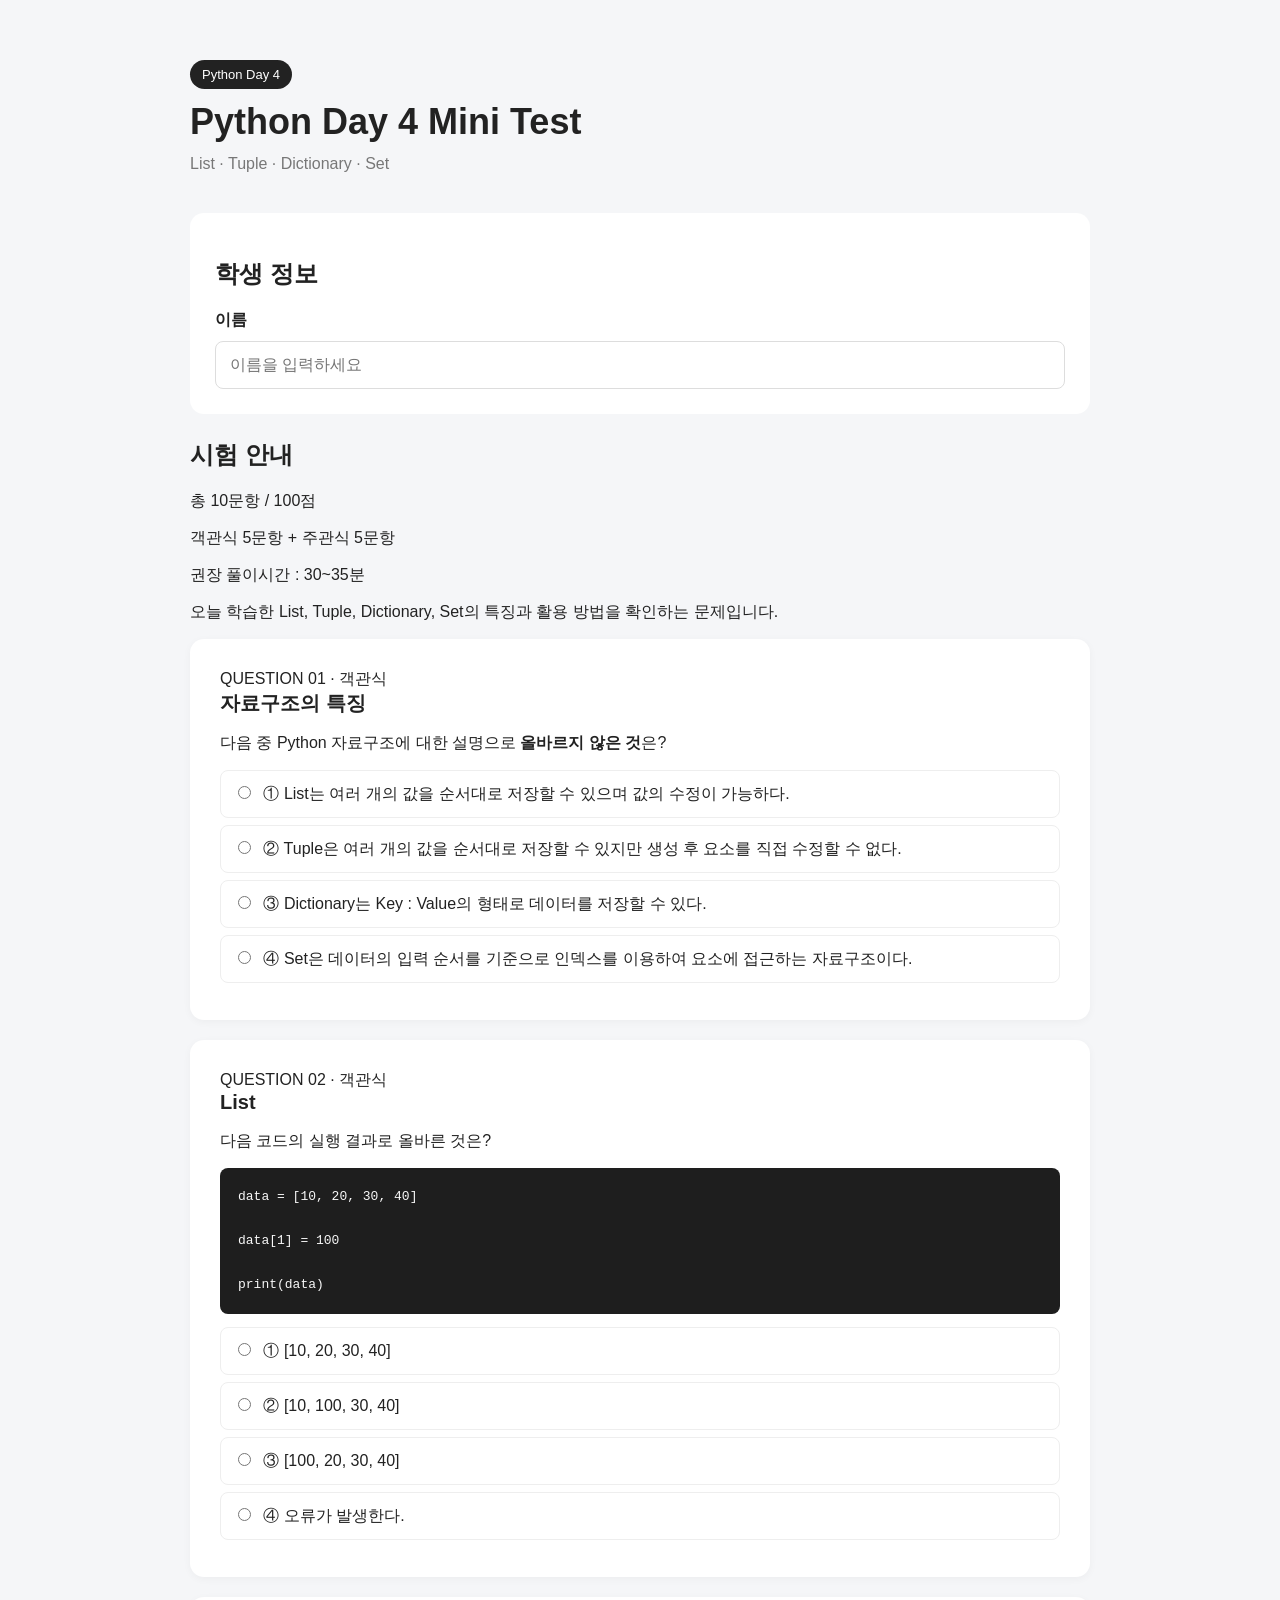
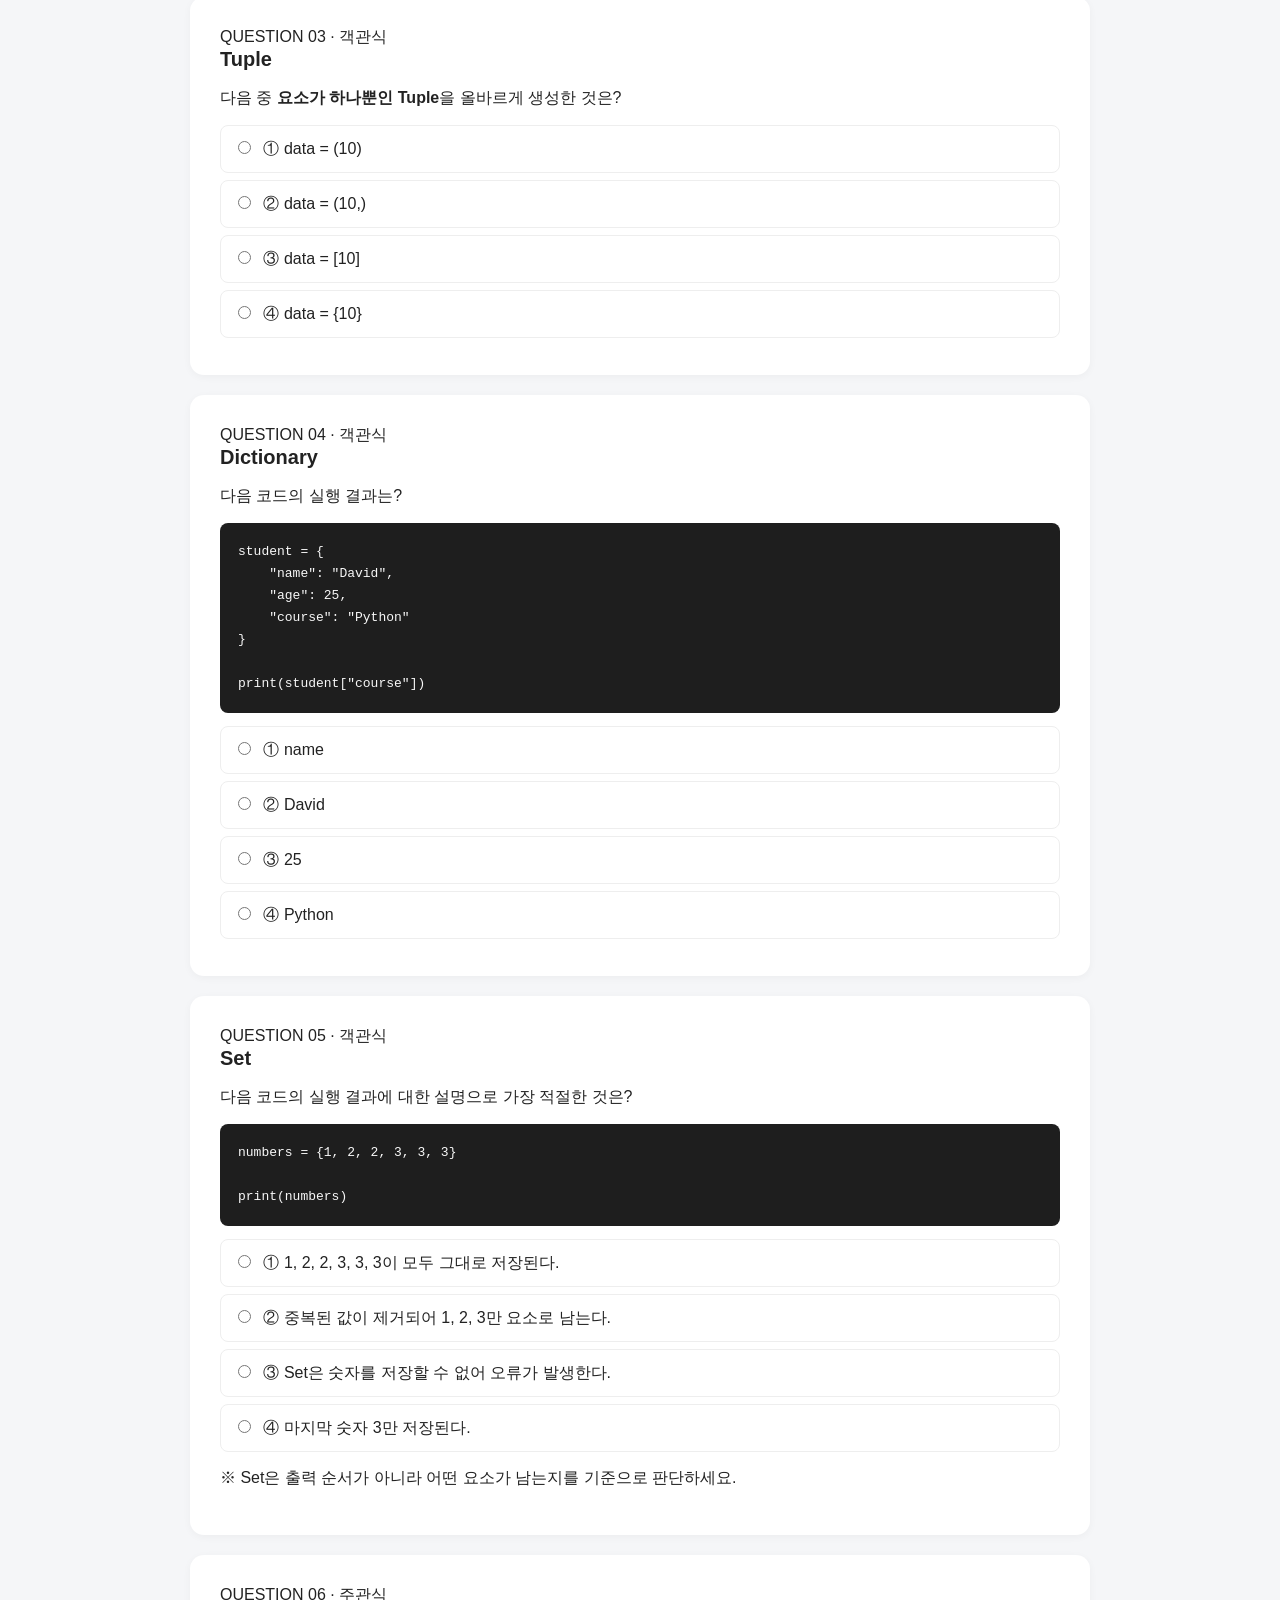
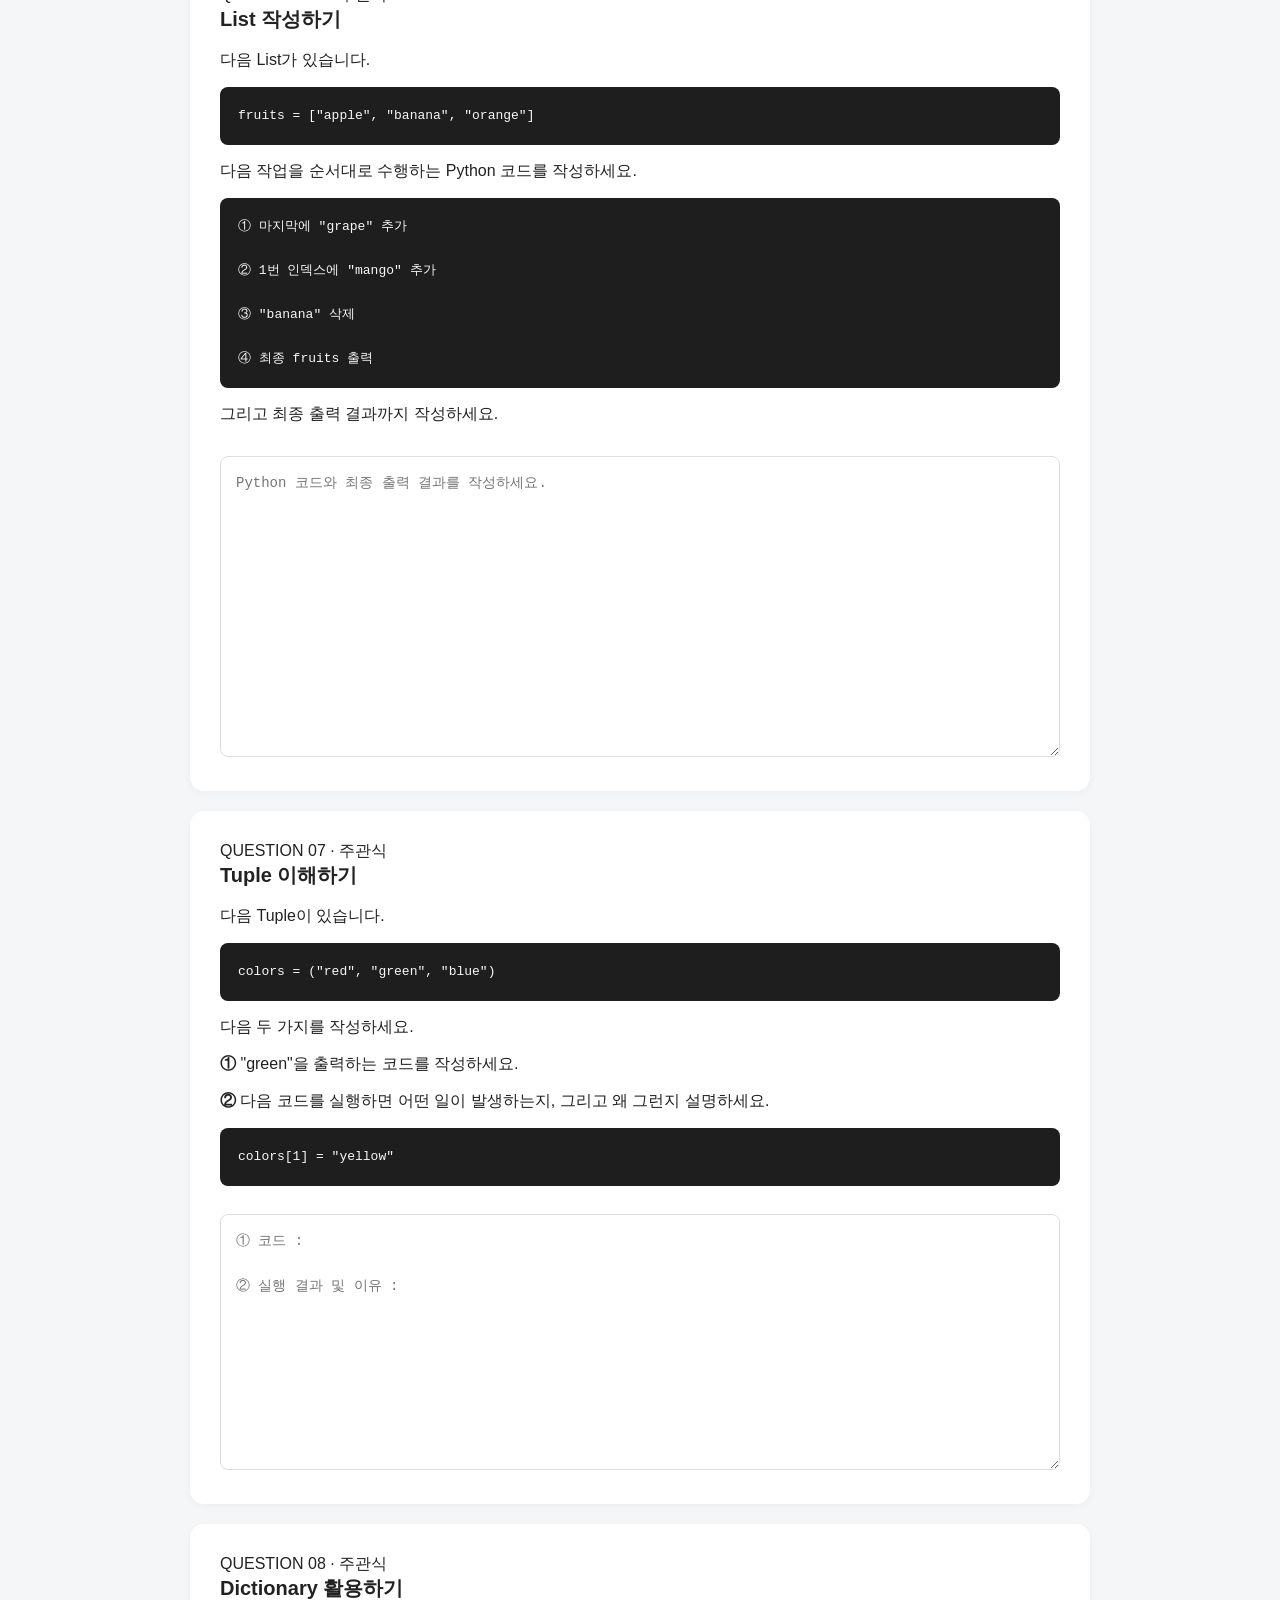
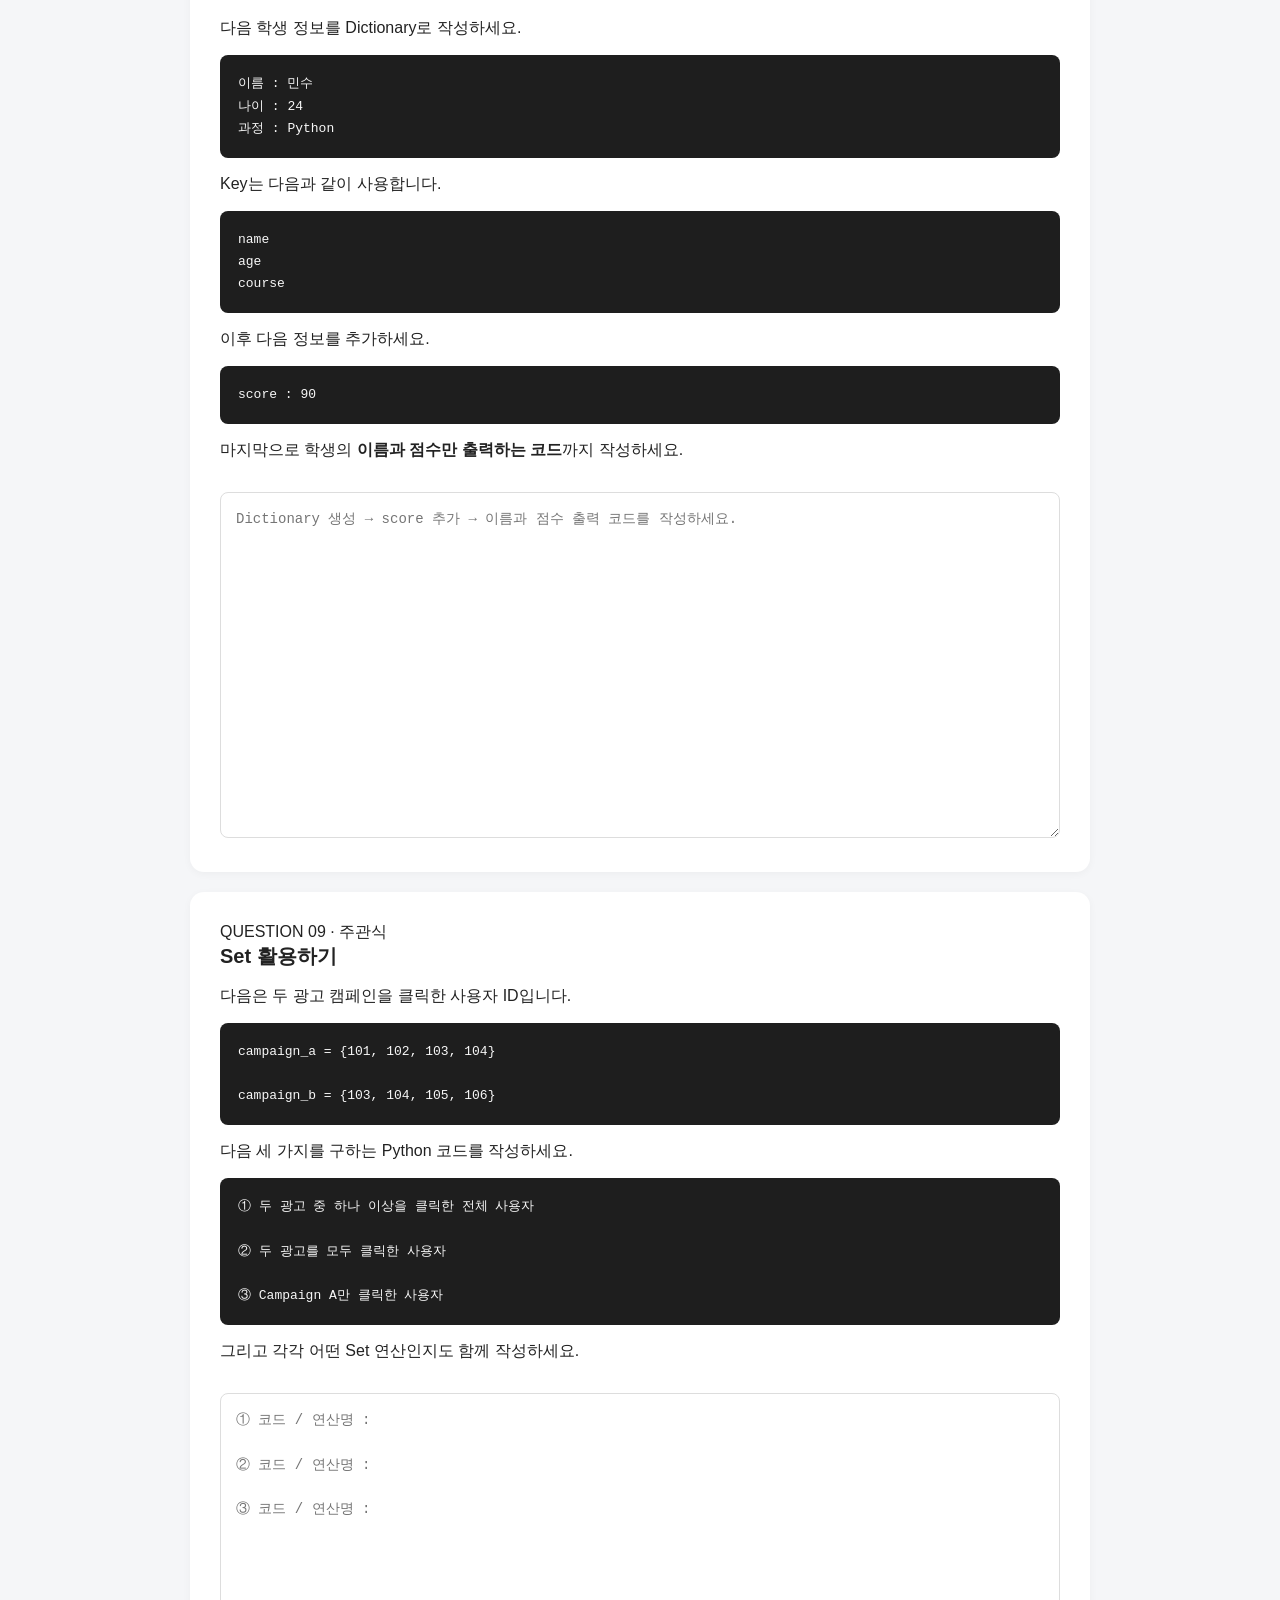
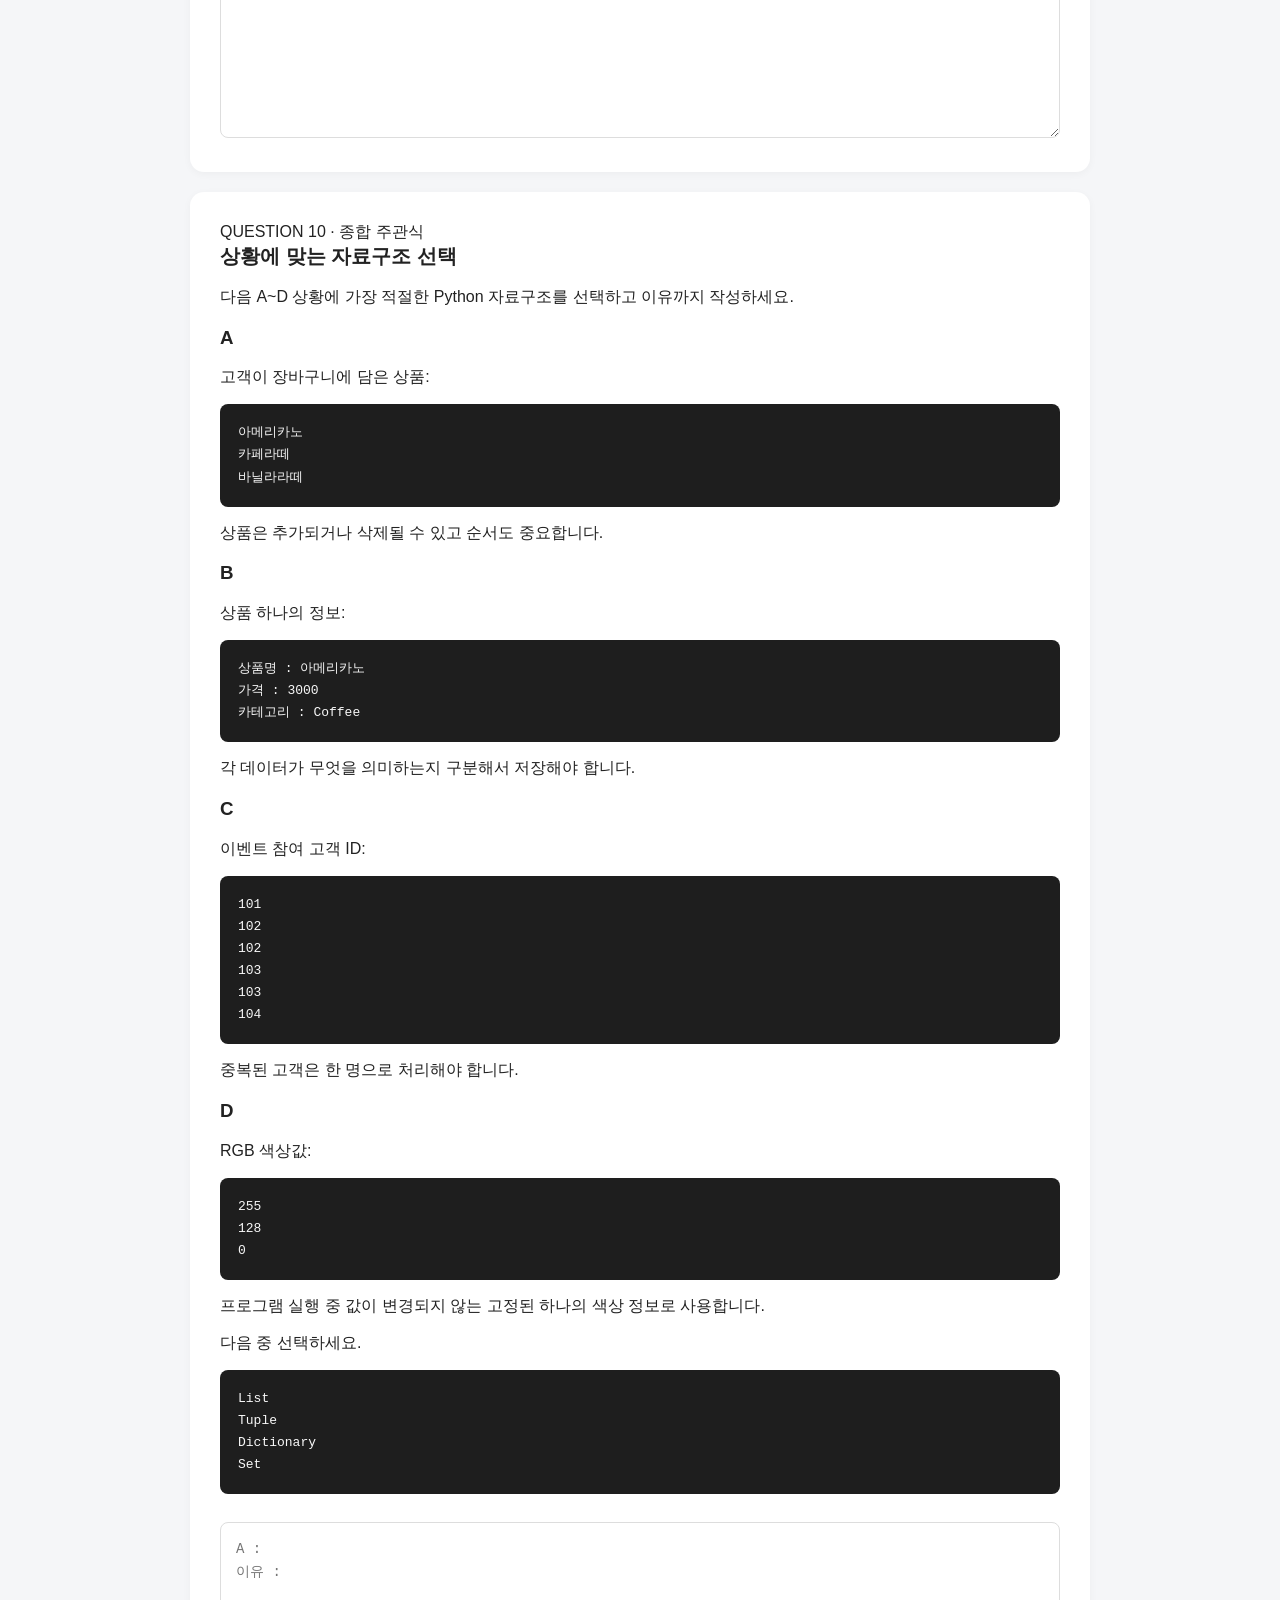
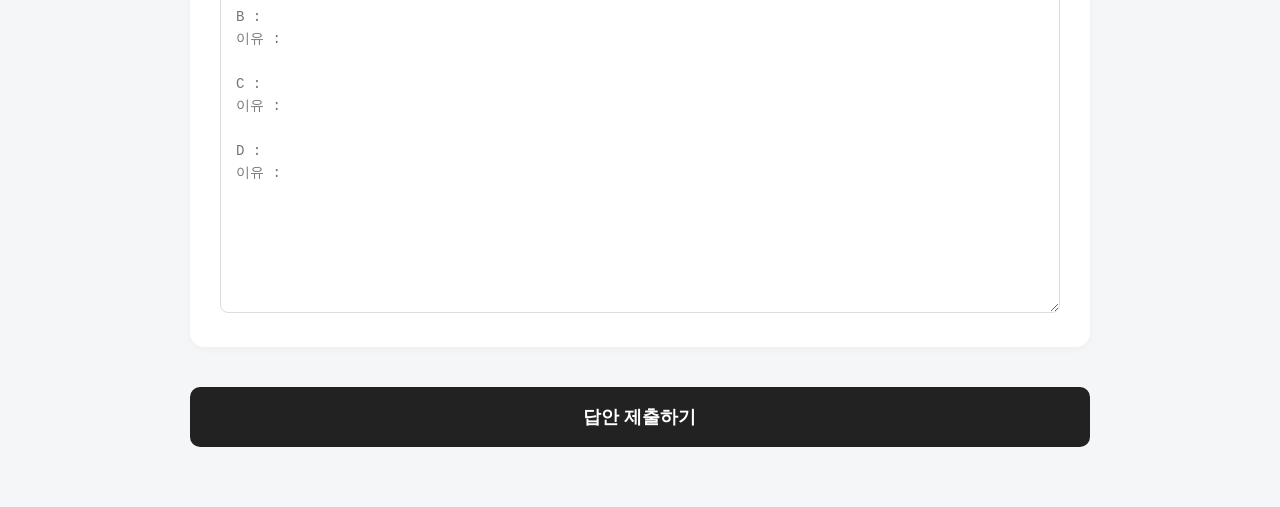
<file: index.html>
<!doctype html>
<html lang="ko">
  <head>
    <meta charset="UTF-8" />

    <meta name="viewport" content="width=device-width, initial-scale=1.0" />

    <title>Python Day 4 Mini Test</title>

    <!-- 기존 CSS 재사용 -->
    <link rel="stylesheet" href="style.css" />
  </head>

  <body>
    <div class="container">
      <!-- =====================================
       HEADER
  ====================================== -->

      <header>
        <p class="badge">Python Day 4</p>

        <h1>Python Day 4 Mini Test</h1>

        <p class="description">List · Tuple · Dictionary · Set</p>
      </header>

      <!-- =====================================
       학생 정보
  ====================================== -->

      <section class="student-info">
        <h2>학생 정보</h2>

        <label for="studentName"> 이름 </label>

        <input type="text" id="studentName" placeholder="이름을 입력하세요" />
      </section>

      <!-- =====================================
       시험 안내
  ====================================== -->

      <section class="test-info">
        <h2>시험 안내</h2>

        <p>총 10문항 / 100점</p>

        <p>객관식 5문항 + 주관식 5문항</p>

        <p>권장 풀이시간 : 30~35분</p>

        <p>
          오늘 학습한 List, Tuple, Dictionary, Set의 특징과 활용 방법을 확인하는
          문제입니다.
        </p>
      </section>

      <form id="quizForm">
        <!-- =====================================
         QUESTION 01
    ====================================== -->

        <section class="question">
          <div class="question-number">QUESTION 01 · 객관식</div>

          <h2>자료구조의 특징</h2>

          <p>
            다음 중 Python 자료구조에 대한 설명으로
            <strong>올바르지 않은 것</strong>은?
          </p>

          <label class="option">
            <input type="radio" name="q1" value="1" />

            ① List는 여러 개의 값을 순서대로 저장할 수 있으며 값의 수정이
            가능하다.
          </label>

          <label class="option">
            <input type="radio" name="q1" value="2" />

            ② Tuple은 여러 개의 값을 순서대로 저장할 수 있지만 생성 후 요소를
            직접 수정할 수 없다.
          </label>

          <label class="option">
            <input type="radio" name="q1" value="3" />

            ③ Dictionary는 Key : Value의 형태로 데이터를 저장할 수 있다.
          </label>

          <label class="option">
            <input type="radio" name="q1" value="4" />

            ④ Set은 데이터의 입력 순서를 기준으로 인덱스를 이용하여 요소에
            접근하는 자료구조이다.
          </label>
        </section>

        <!-- =====================================
         QUESTION 02
    ====================================== -->

        <section class="question">
          <div class="question-number">QUESTION 02 · 객관식</div>

          <h2>List</h2>

          <p>다음 코드의 실행 결과로 올바른 것은?</p>

          <pre><code>data = [10, 20, 30, 40]

data[1] = 100

print(data)</code></pre>

          <label class="option">
            <input type="radio" name="q2" value="1" />

            ① [10, 20, 30, 40]
          </label>

          <label class="option">
            <input type="radio" name="q2" value="2" />

            ② [10, 100, 30, 40]
          </label>

          <label class="option">
            <input type="radio" name="q2" value="3" />

            ③ [100, 20, 30, 40]
          </label>

          <label class="option">
            <input type="radio" name="q2" value="4" />

            ④ 오류가 발생한다.
          </label>
        </section>

        <!-- =====================================
         QUESTION 03
    ====================================== -->

        <section class="question">
          <div class="question-number">QUESTION 03 · 객관식</div>

          <h2>Tuple</h2>

          <p>
            다음 중
            <strong>요소가 하나뿐인 Tuple</strong>을 올바르게 생성한 것은?
          </p>

          <label class="option">
            <input type="radio" name="q3" value="1" />

            ① data = (10)
          </label>

          <label class="option">
            <input type="radio" name="q3" value="2" />

            ② data = (10,)
          </label>

          <label class="option">
            <input type="radio" name="q3" value="3" />

            ③ data = [10]
          </label>

          <label class="option">
            <input type="radio" name="q3" value="4" />

            ④ data = {10}
          </label>
        </section>

        <!-- =====================================
         QUESTION 04
    ====================================== -->

        <section class="question">
          <div class="question-number">QUESTION 04 · 객관식</div>

          <h2>Dictionary</h2>

          <p>다음 코드의 실행 결과는?</p>

          <pre><code>student = {
    "name": "David",
    "age": 25,
    "course": "Python"
}

print(student["course"])</code></pre>

          <label class="option">
            <input type="radio" name="q4" value="1" />

            ① name
          </label>

          <label class="option">
            <input type="radio" name="q4" value="2" />

            ② David
          </label>

          <label class="option">
            <input type="radio" name="q4" value="3" />

            ③ 25
          </label>

          <label class="option">
            <input type="radio" name="q4" value="4" />

            ④ Python
          </label>
        </section>

        <!-- =====================================
         QUESTION 05
    ====================================== -->

        <section class="question">
          <div class="question-number">QUESTION 05 · 객관식</div>

          <h2>Set</h2>

          <p>다음 코드의 실행 결과에 대한 설명으로 가장 적절한 것은?</p>

          <pre><code>numbers = {1, 2, 2, 3, 3, 3}

print(numbers)</code></pre>

          <label class="option">
            <input type="radio" name="q5" value="1" />

            ① 1, 2, 2, 3, 3, 3이 모두 그대로 저장된다.
          </label>

          <label class="option">
            <input type="radio" name="q5" value="2" />

            ② 중복된 값이 제거되어 1, 2, 3만 요소로 남는다.
          </label>

          <label class="option">
            <input type="radio" name="q5" value="3" />

            ③ Set은 숫자를 저장할 수 없어 오류가 발생한다.
          </label>

          <label class="option">
            <input type="radio" name="q5" value="4" />

            ④ 마지막 숫자 3만 저장된다.
          </label>

          <p>
            ※ Set은 출력 순서가 아니라 어떤 요소가 남는지를 기준으로 판단하세요.
          </p>
        </section>

        <!-- =====================================
         QUESTION 06
    ====================================== -->

        <section class="question">
          <div class="question-number">QUESTION 06 · 주관식</div>

          <h2>List 작성하기</h2>

          <p>다음 List가 있습니다.</p>

          <pre><code>fruits = ["apple", "banana", "orange"]</code></pre>

          <p>다음 작업을 순서대로 수행하는 Python 코드를 작성하세요.</p>

          <pre><code>① 마지막에 "grape" 추가

② 1번 인덱스에 "mango" 추가

③ "banana" 삭제

④ 최종 fruits 출력</code></pre>

          <p>그리고 최종 출력 결과까지 작성하세요.</p>

          <textarea
            name="q6"
            rows="12"
            placeholder="Python 코드와 최종 출력 결과를 작성하세요."
          ></textarea>
        </section>

        <!-- =====================================
         QUESTION 07
    ====================================== -->

        <section class="question">
          <div class="question-number">QUESTION 07 · 주관식</div>

          <h2>Tuple 이해하기</h2>

          <p>다음 Tuple이 있습니다.</p>

          <pre><code>colors = ("red", "green", "blue")</code></pre>

          <p>다음 두 가지를 작성하세요.</p>

          <p>
            <strong>①</strong>
            "green"을 출력하는 코드를 작성하세요.
          </p>

          <p>
            <strong>②</strong>
            다음 코드를 실행하면 어떤 일이 발생하는지, 그리고 왜 그런지
            설명하세요.
          </p>

          <pre><code>colors[1] = "yellow"</code></pre>

          <textarea
            name="q7"
            rows="10"
            placeholder="① 코드 :

② 실행 결과 및 이유 :"
          ></textarea>
        </section>

        <!-- =====================================
         QUESTION 08
    ====================================== -->

        <section class="question">
          <div class="question-number">QUESTION 08 · 주관식</div>

          <h2>Dictionary 활용하기</h2>

          <p>다음 학생 정보를 Dictionary로 작성하세요.</p>

          <pre><code>이름 : 민수
나이 : 24
과정 : Python</code></pre>

          <p>Key는 다음과 같이 사용합니다.</p>

          <pre><code>name
age
course</code></pre>

          <p>이후 다음 정보를 추가하세요.</p>

          <pre><code>score : 90</code></pre>

          <p>
            마지막으로 학생의
            <strong>이름과 점수만 출력하는 코드</strong>까지 작성하세요.
          </p>

          <textarea
            name="q8"
            rows="14"
            placeholder="Dictionary 생성 → score 추가 → 이름과 점수 출력 코드를 작성하세요."
          ></textarea>
        </section>

        <!-- =====================================
         QUESTION 09
    ====================================== -->

        <section class="question">
          <div class="question-number">QUESTION 09 · 주관식</div>

          <h2>Set 활용하기</h2>

          <p>다음은 두 광고 캠페인을 클릭한 사용자 ID입니다.</p>

          <pre><code>campaign_a = {101, 102, 103, 104}

campaign_b = {103, 104, 105, 106}</code></pre>

          <p>다음 세 가지를 구하는 Python 코드를 작성하세요.</p>

          <pre><code>① 두 광고 중 하나 이상을 클릭한 전체 사용자

② 두 광고를 모두 클릭한 사용자

③ Campaign A만 클릭한 사용자</code></pre>

          <p>그리고 각각 어떤 Set 연산인지도 함께 작성하세요.</p>

          <textarea
            name="q9"
            rows="14"
            placeholder="① 코드 / 연산명 :

② 코드 / 연산명 :

③ 코드 / 연산명 :"
          ></textarea>
        </section>

        <!-- =====================================
         QUESTION 10
    ====================================== -->

        <section class="question">
          <div class="question-number">QUESTION 10 · 종합 주관식</div>

          <h2>상황에 맞는 자료구조 선택</h2>

          <p>
            다음 A~D 상황에 가장 적절한 Python 자료구조를 선택하고 이유까지
            작성하세요.
          </p>

          <h3>A</h3>

          <p>고객이 장바구니에 담은 상품:</p>

          <pre><code>아메리카노
카페라떼
바닐라라떼</code></pre>

          <p>상품은 추가되거나 삭제될 수 있고 순서도 중요합니다.</p>

          <h3>B</h3>

          <p>상품 하나의 정보:</p>

          <pre><code>상품명 : 아메리카노
가격 : 3000
카테고리 : Coffee</code></pre>

          <p>각 데이터가 무엇을 의미하는지 구분해서 저장해야 합니다.</p>

          <h3>C</h3>

          <p>이벤트 참여 고객 ID:</p>

          <pre><code>101
102
102
103
103
104</code></pre>

          <p>중복된 고객은 한 명으로 처리해야 합니다.</p>

          <h3>D</h3>

          <p>RGB 색상값:</p>

          <pre><code>255
128
0</code></pre>

          <p>
            프로그램 실행 중 값이 변경되지 않는 고정된 하나의 색상 정보로
            사용합니다.
          </p>

          <p>다음 중 선택하세요.</p>

          <pre><code>List
Tuple
Dictionary
Set</code></pre>

          <textarea
            name="q10"
            rows="16"
            placeholder="A :
이유 :

B :
이유 :

C :
이유 :

D :
이유 :"
          ></textarea>
        </section>

        <!-- =====================================
         제출 버튼
    ====================================== -->

        <button type="button" id="submitBtn" class="submit-btn">
          답안 제출하기
        </button>
      </form>

      <!-- =====================================
       제출 결과
  ====================================== -->

      <div id="result" class="result hidden"></div>
    </div>

    <script src="script.js"></script>
  </body>
</html>
</file>
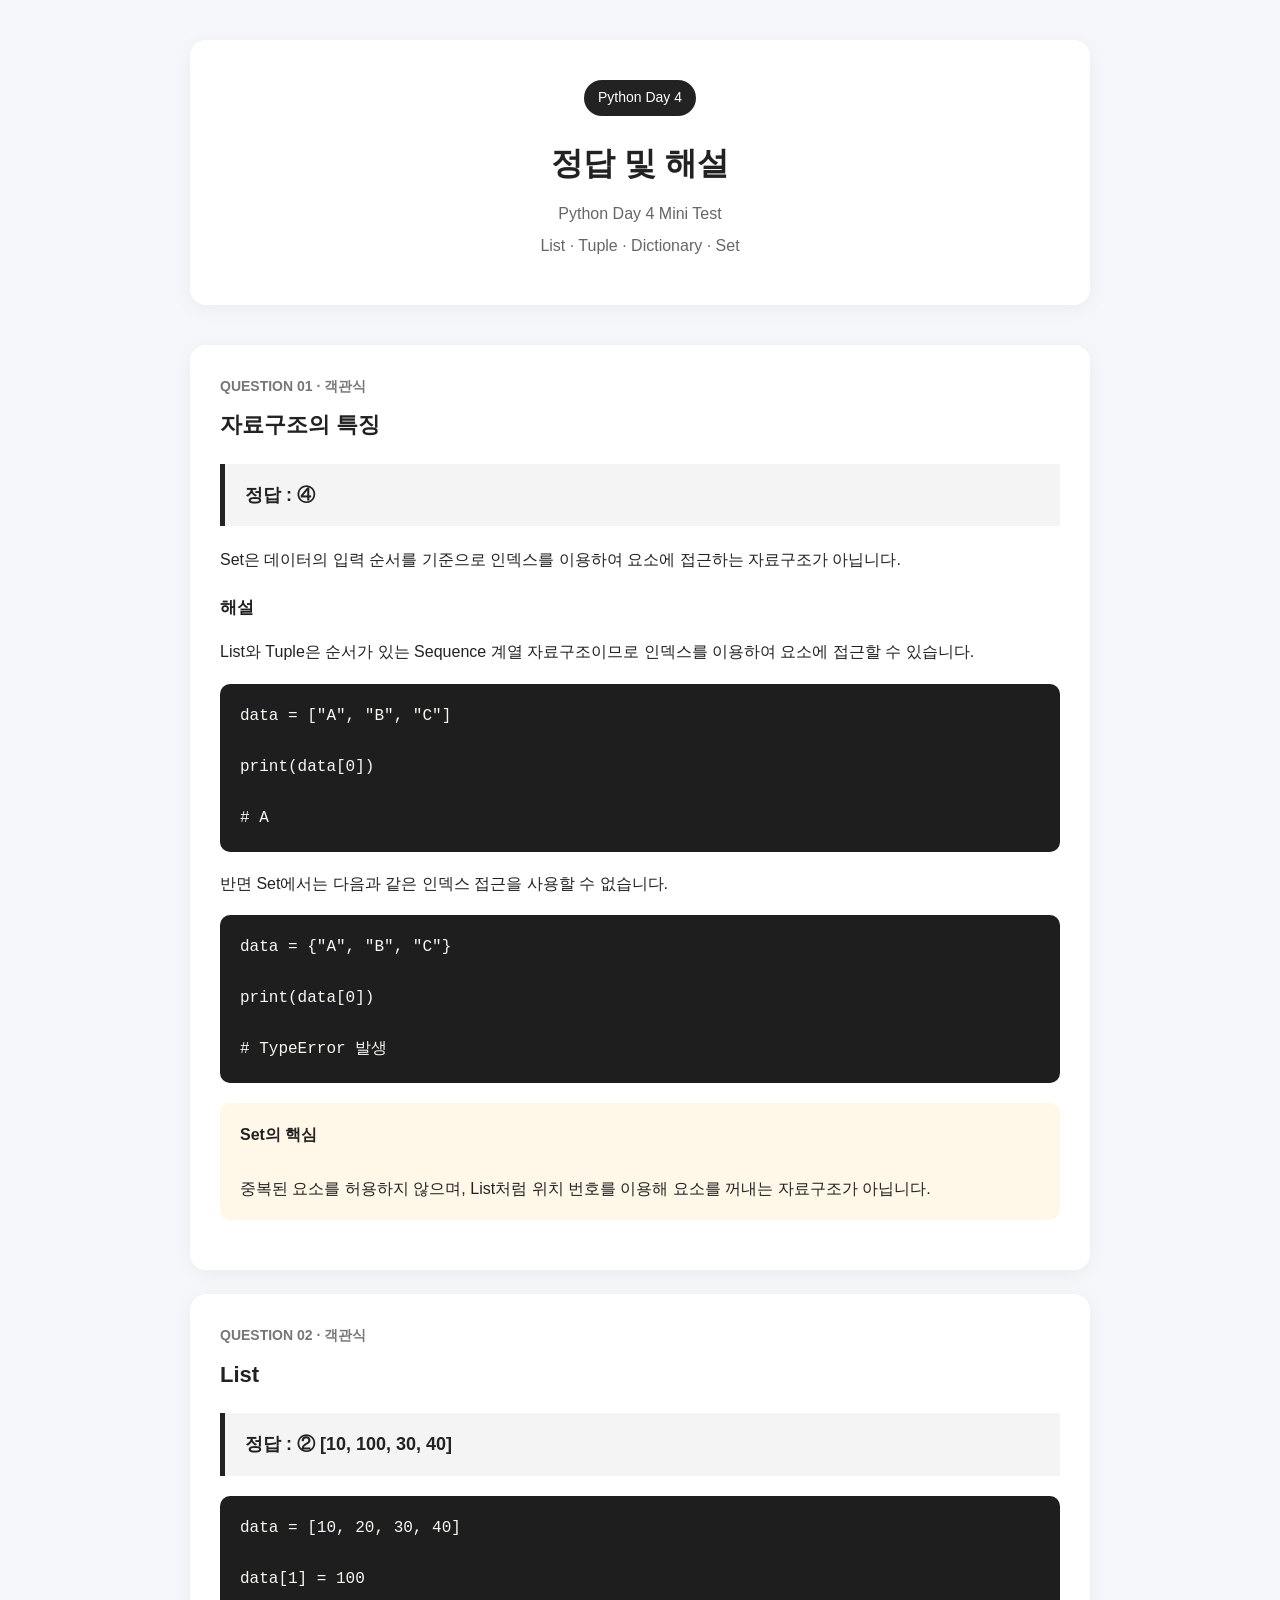
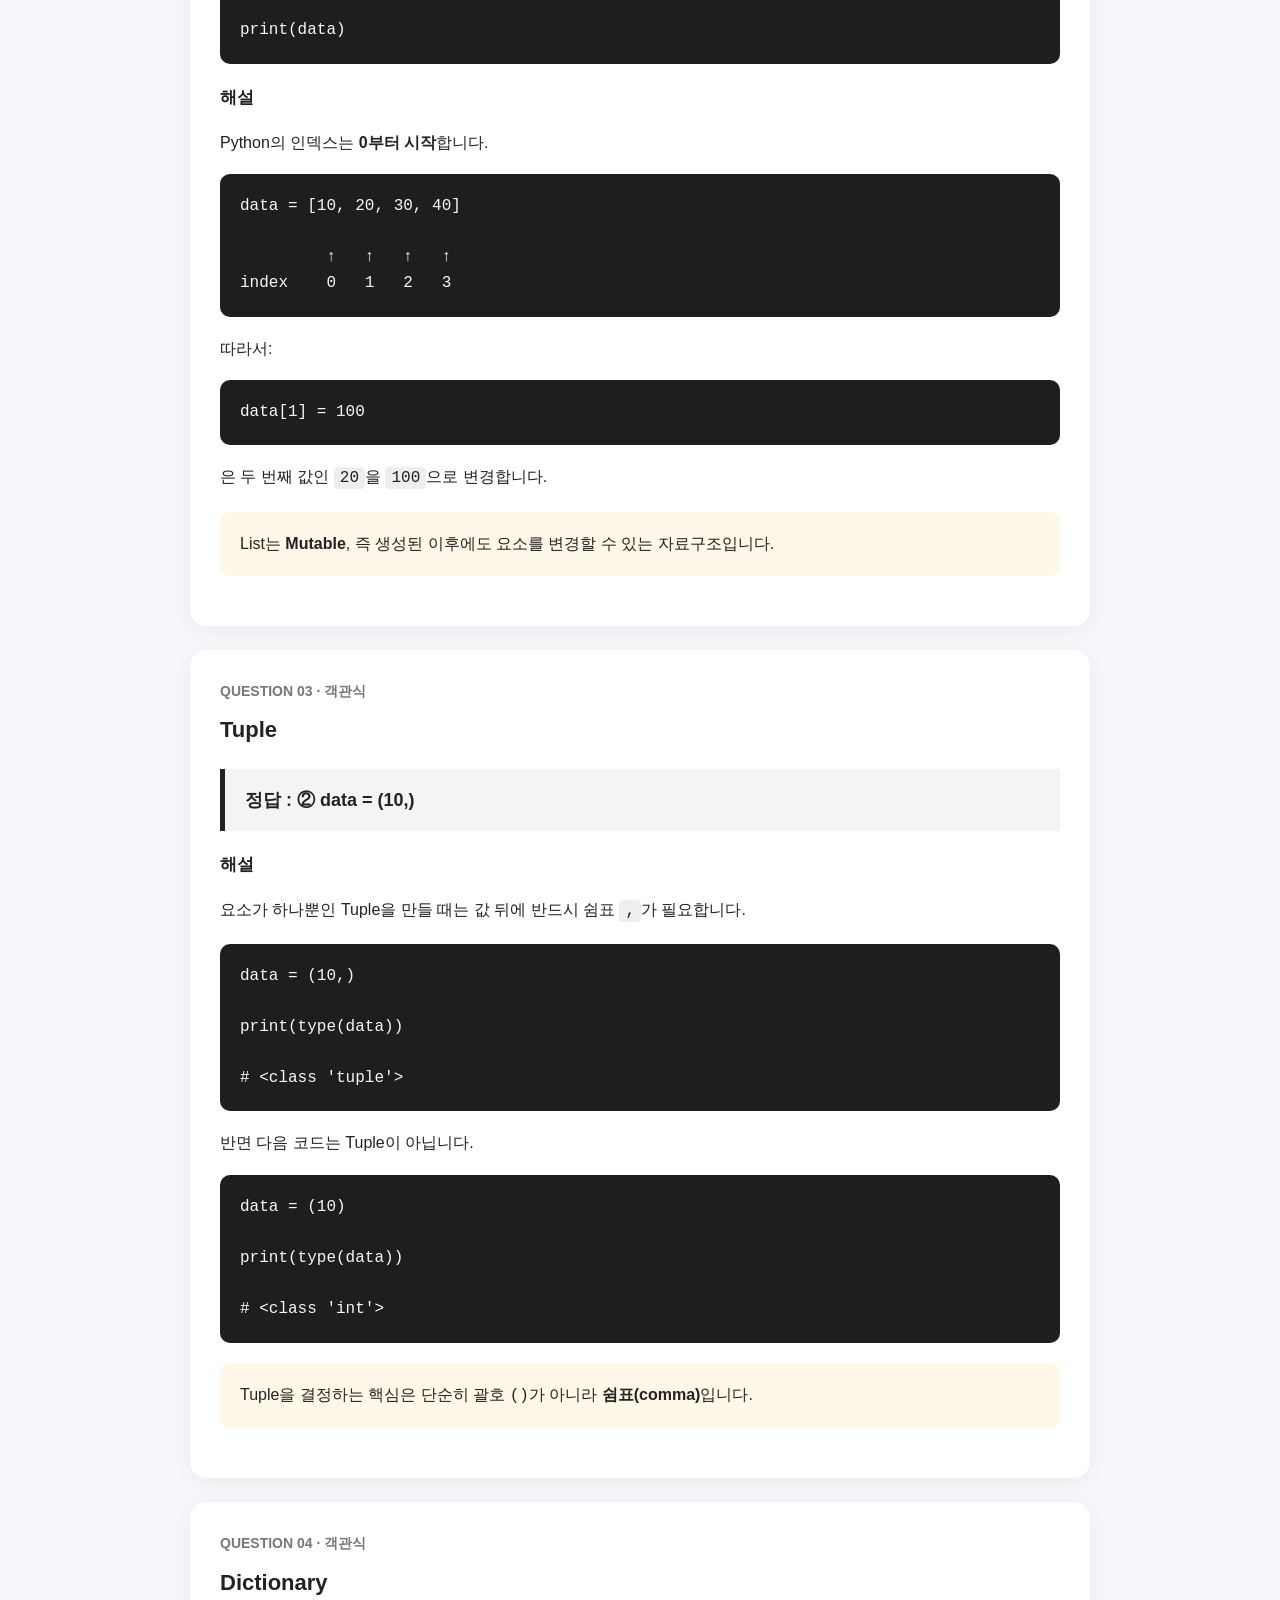
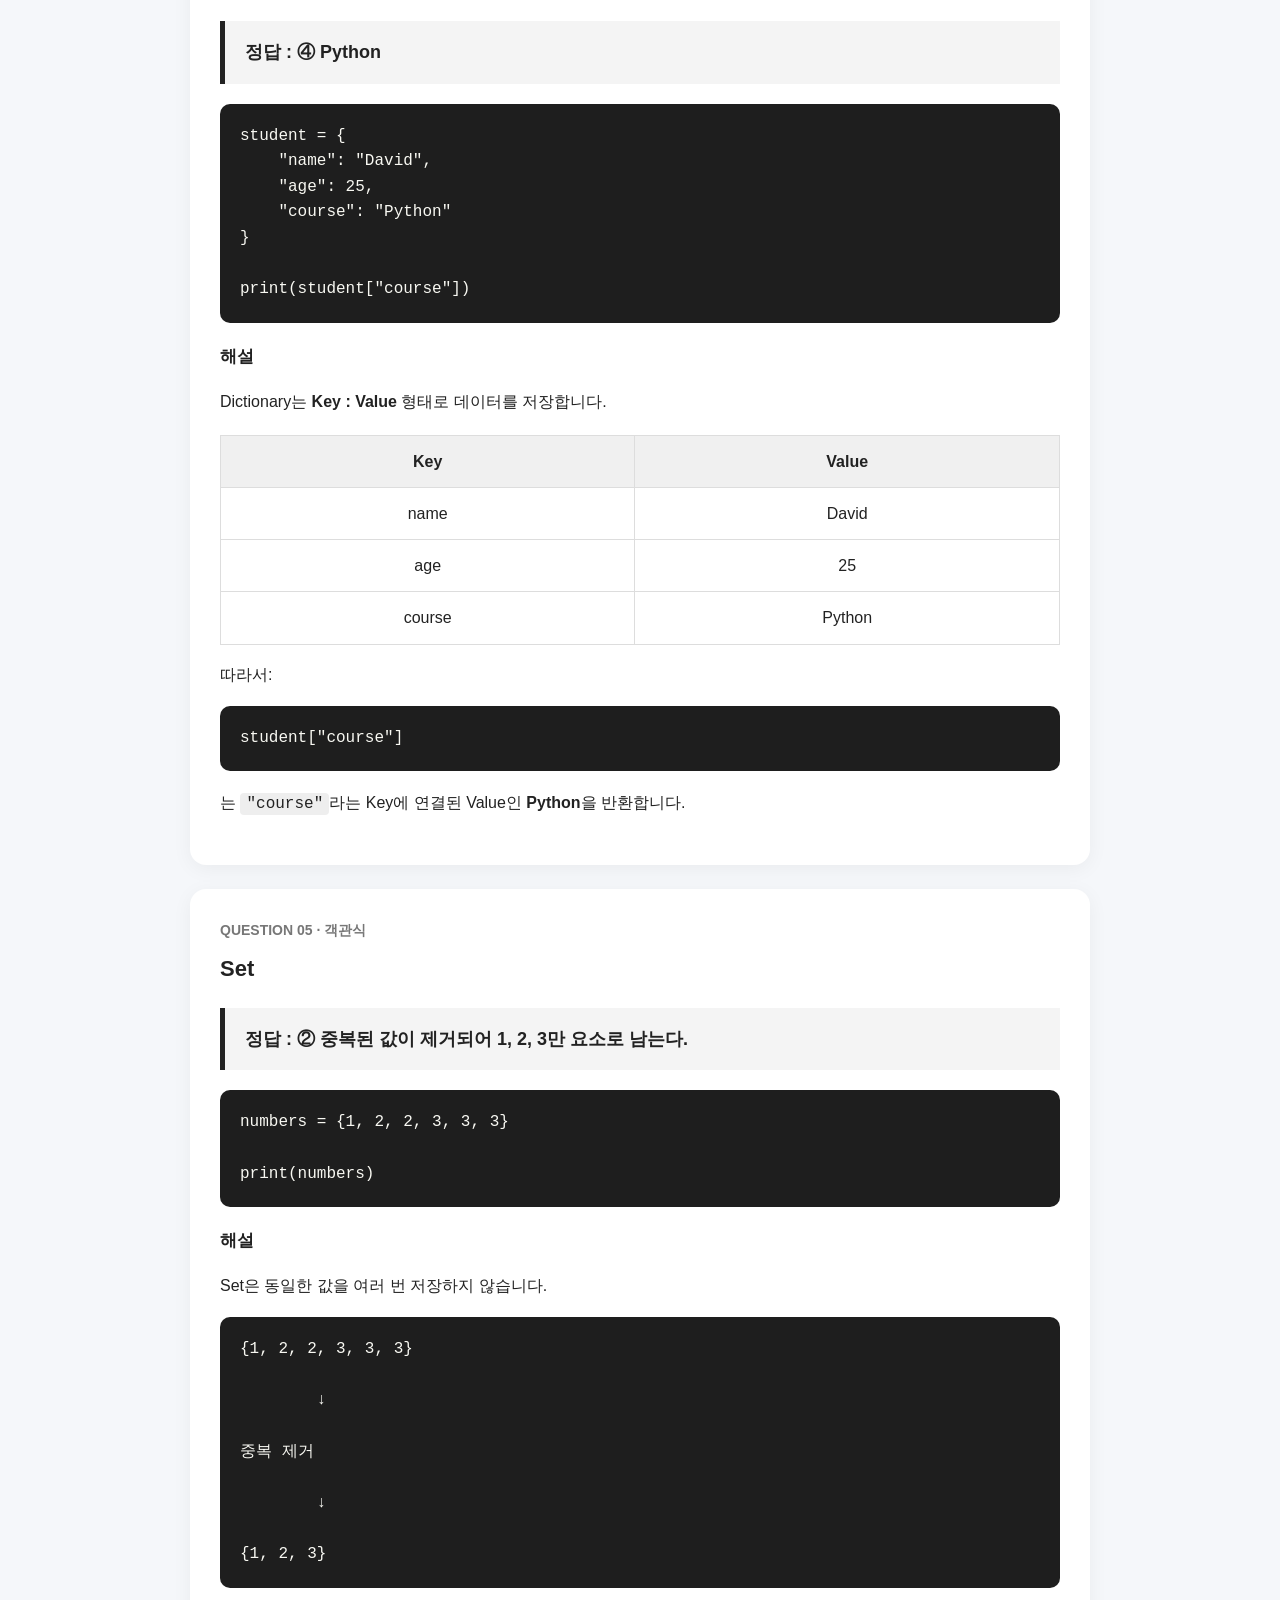
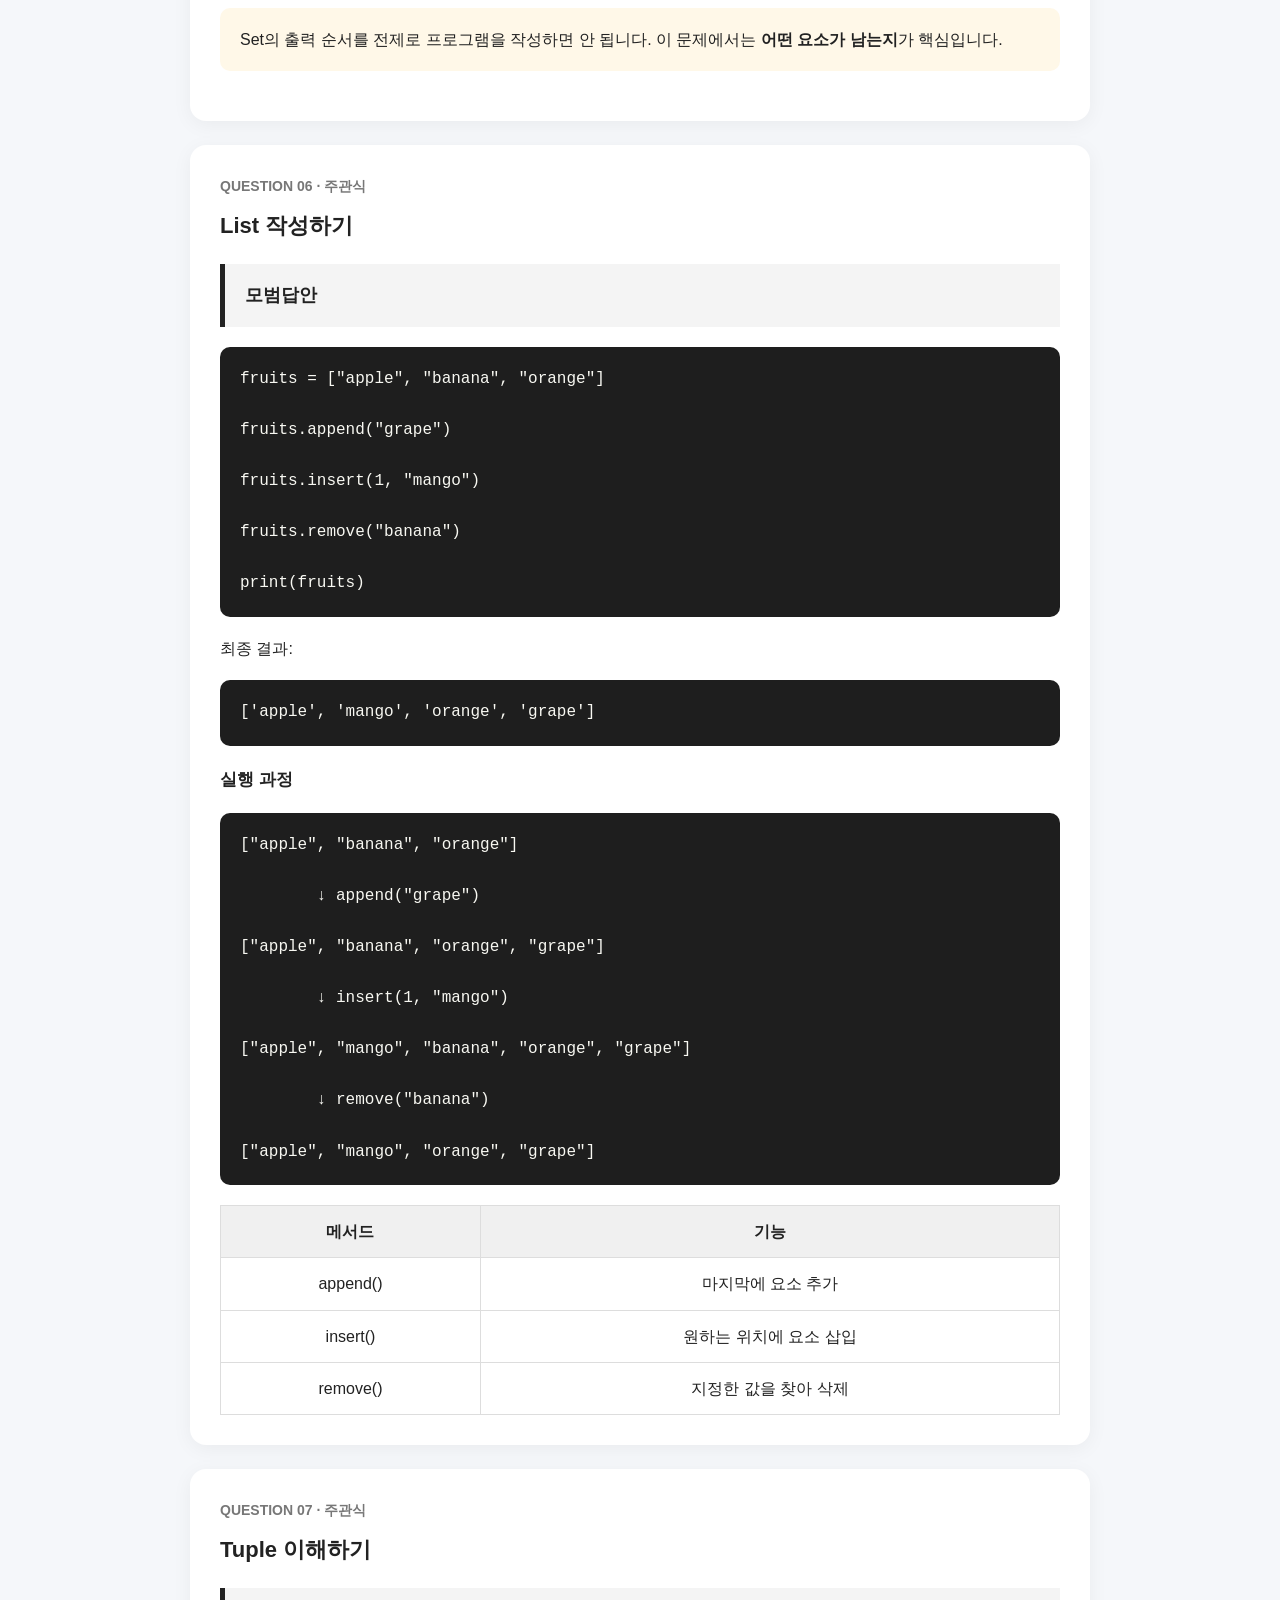
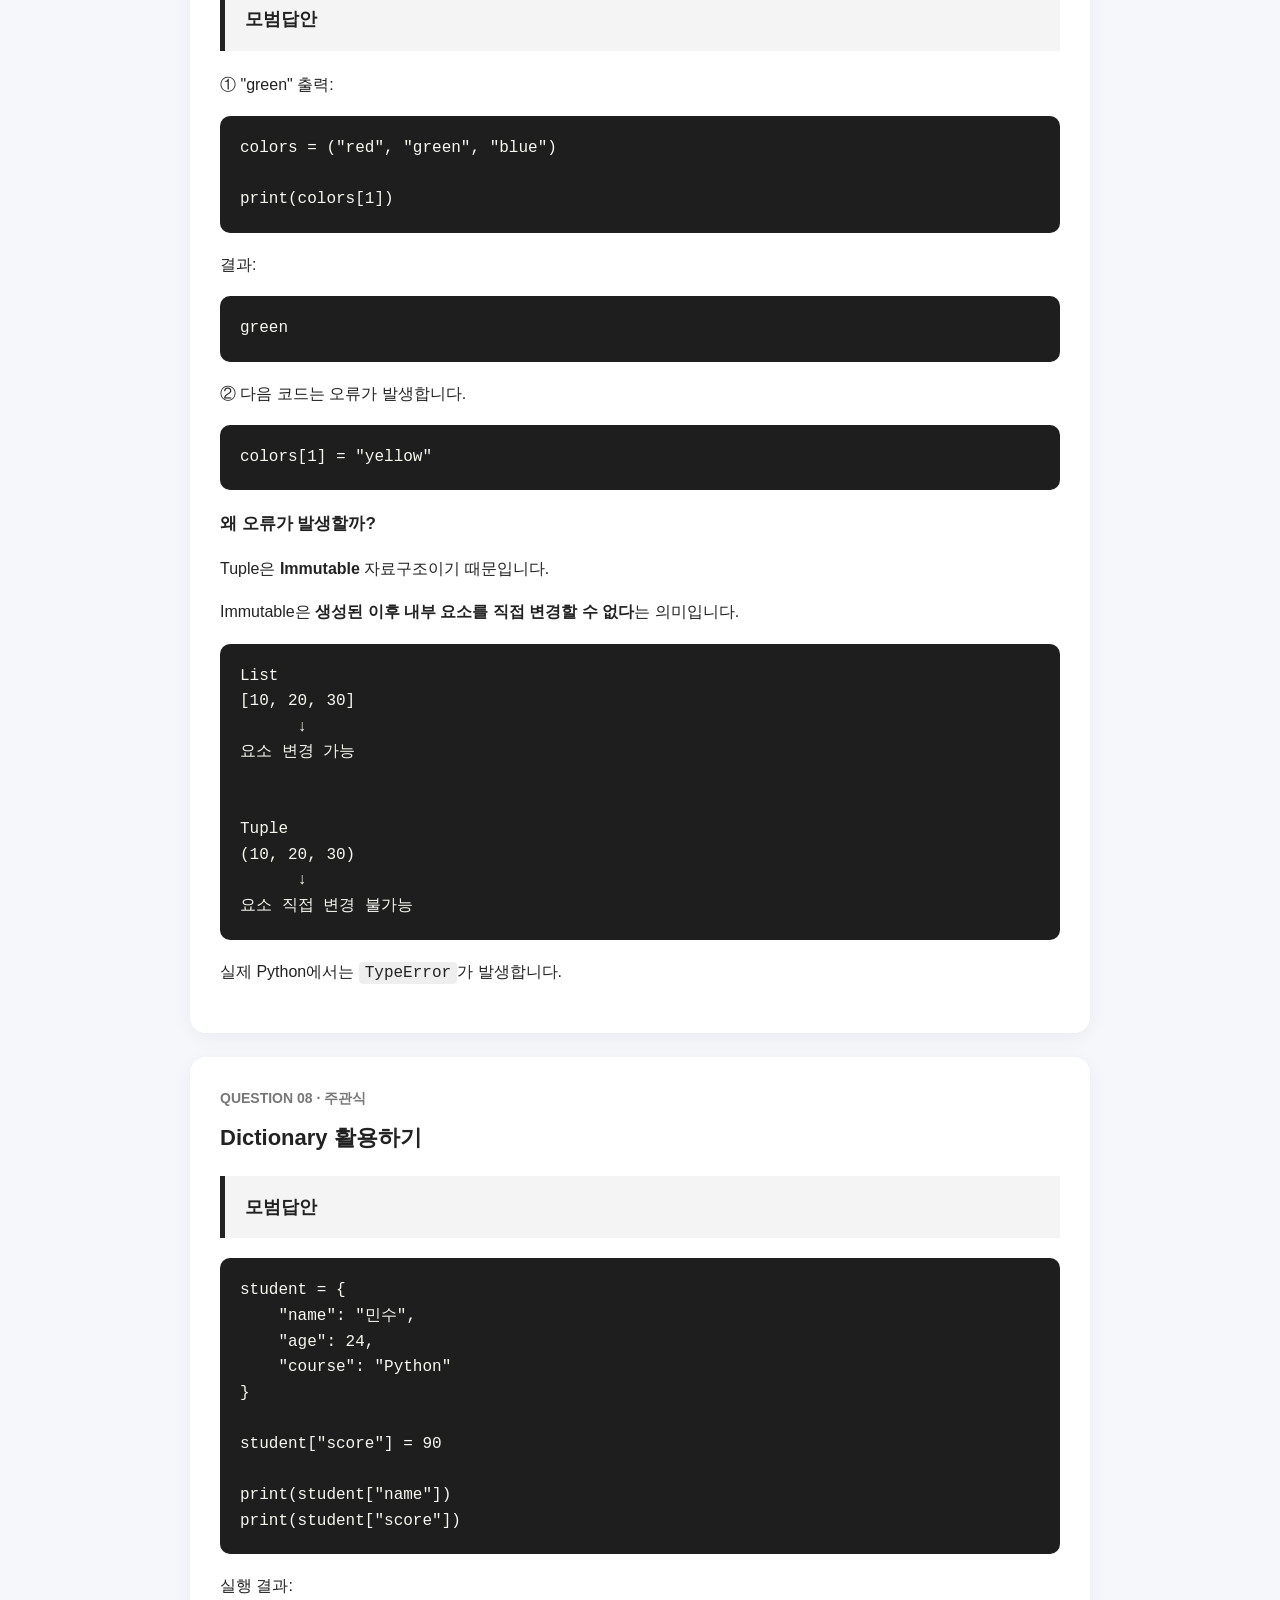
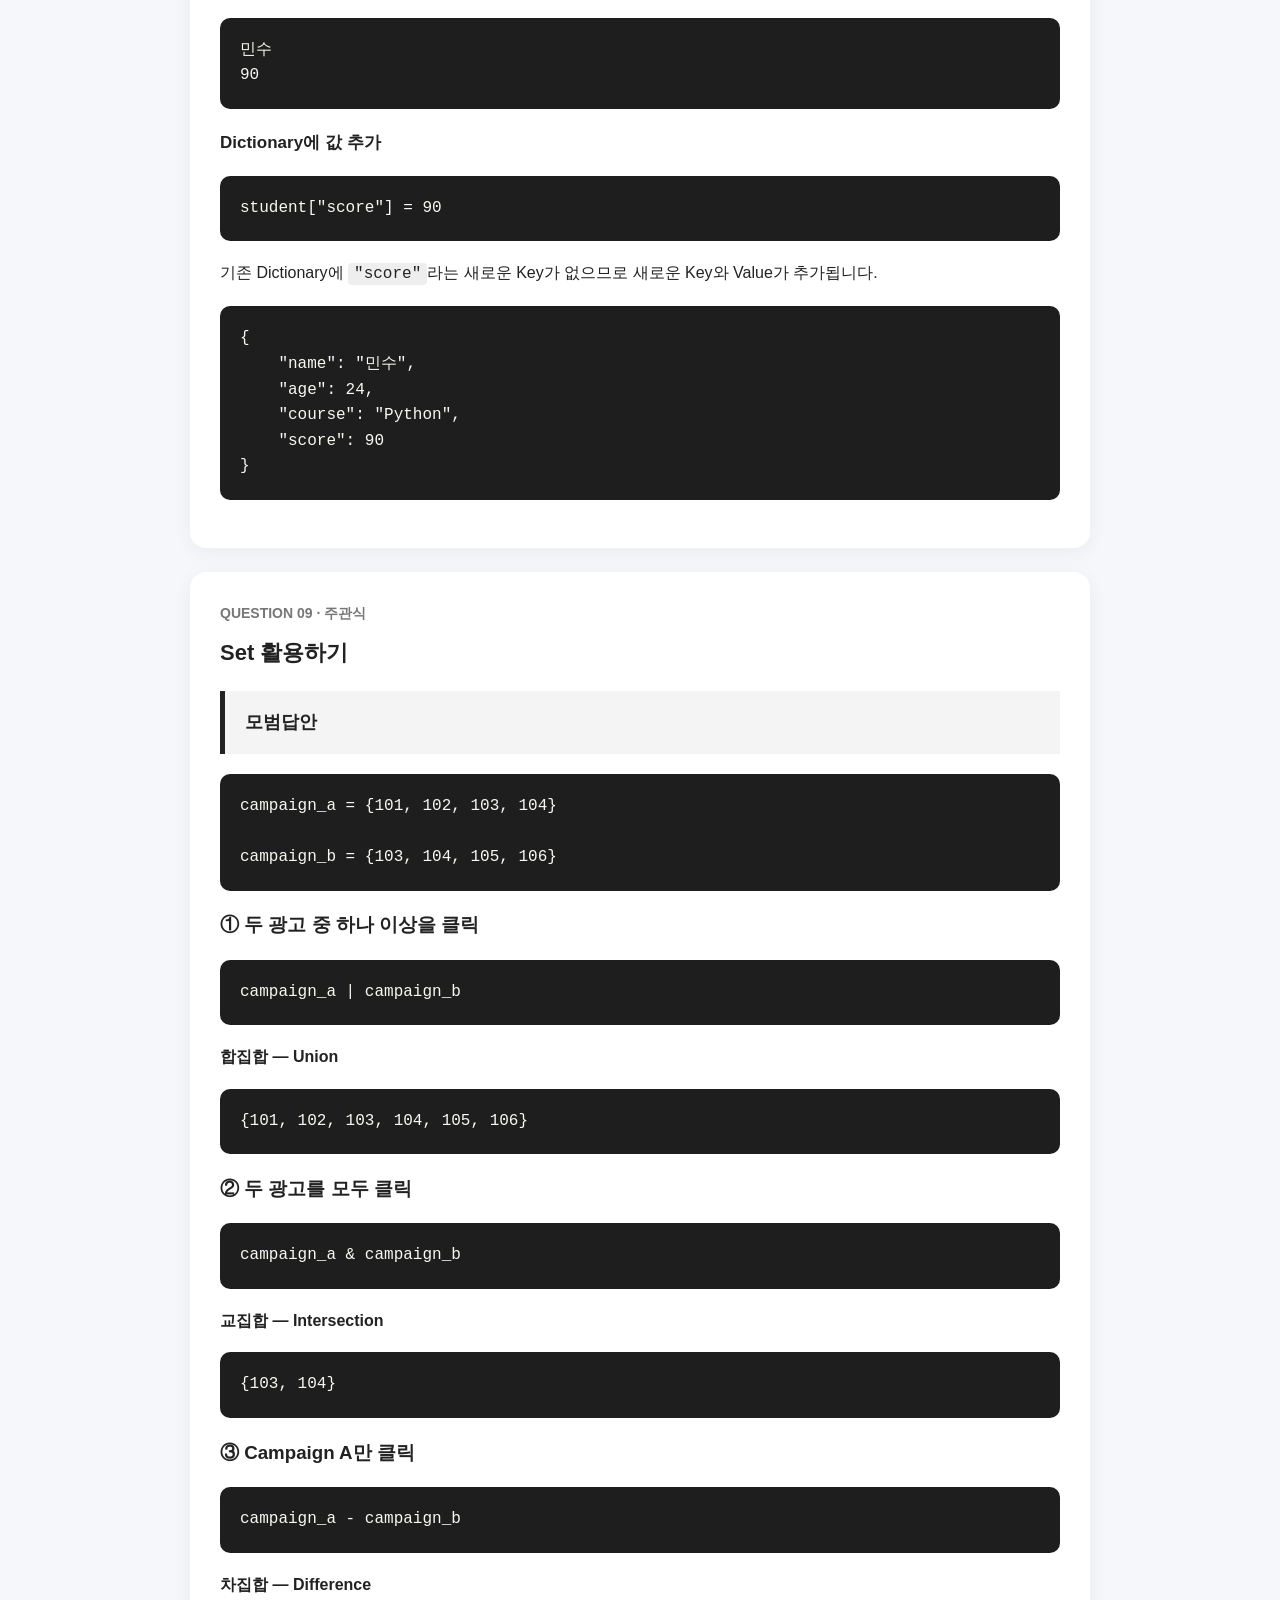
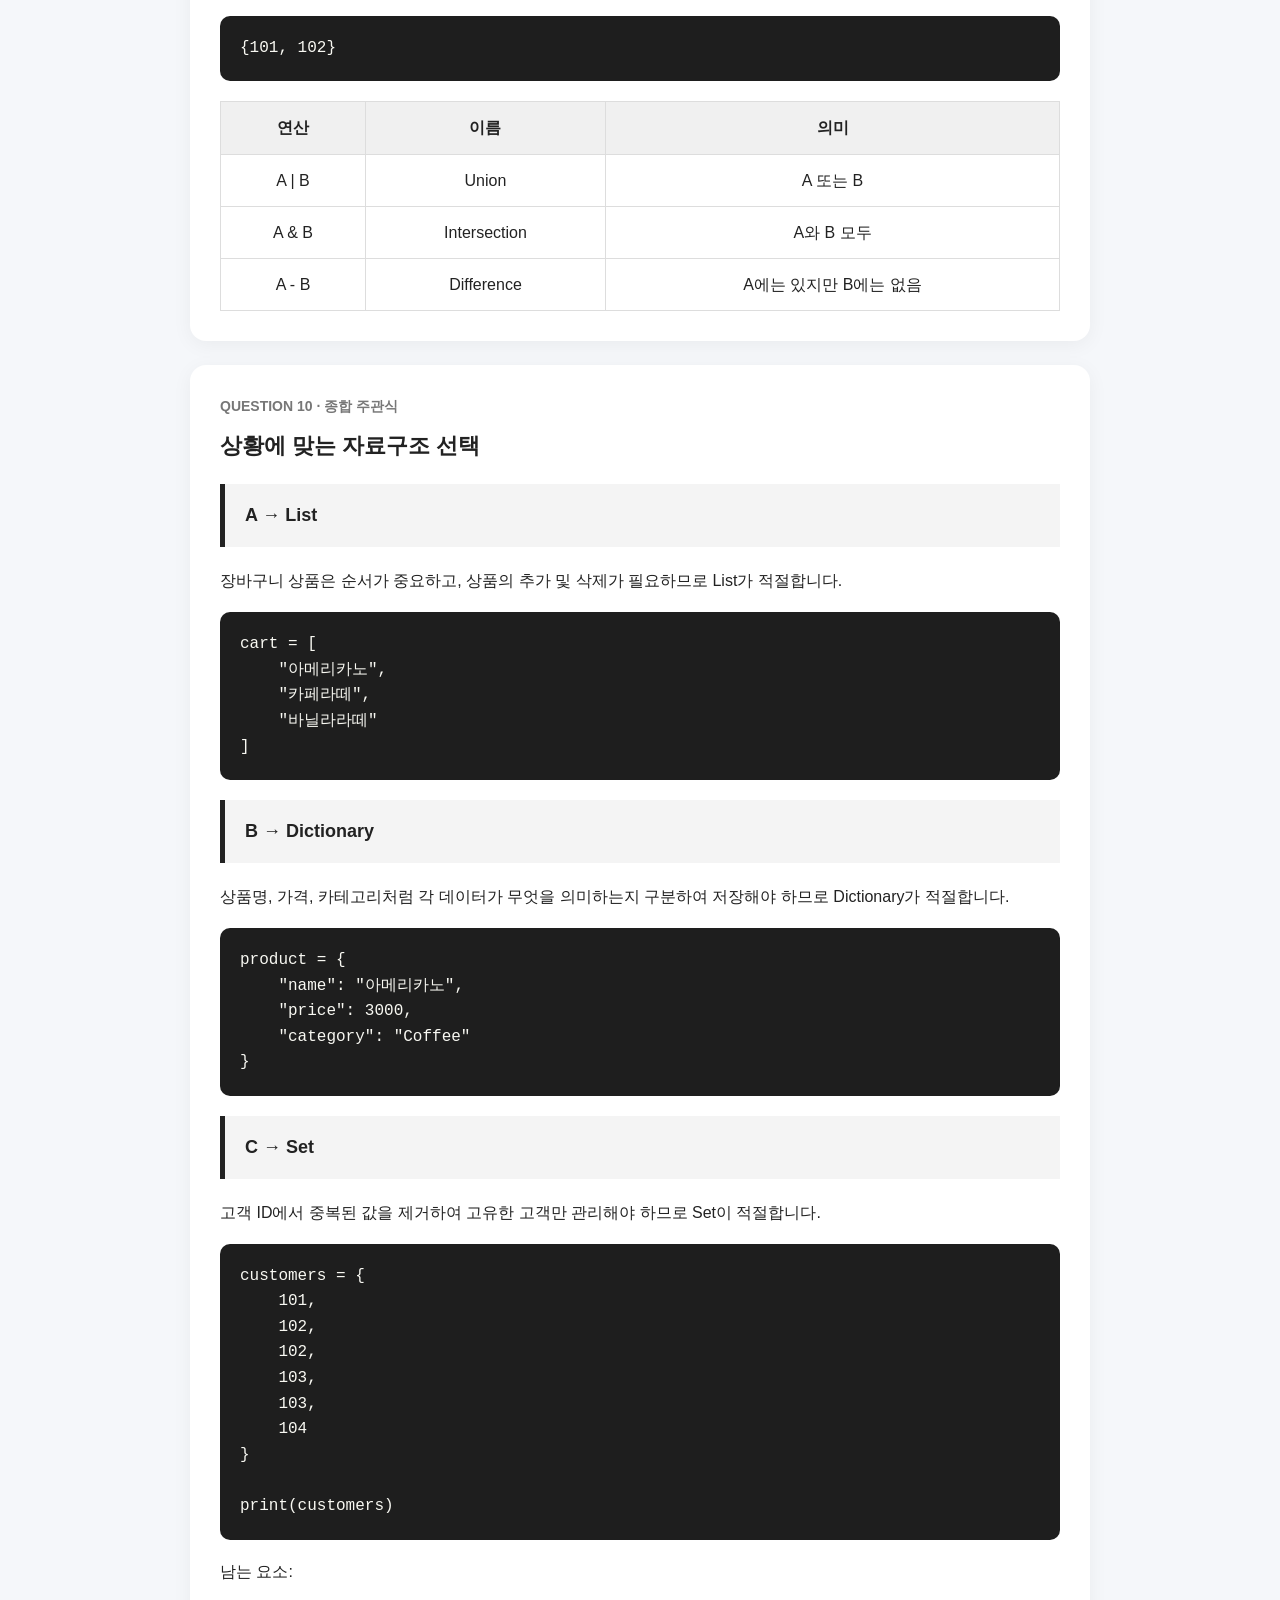
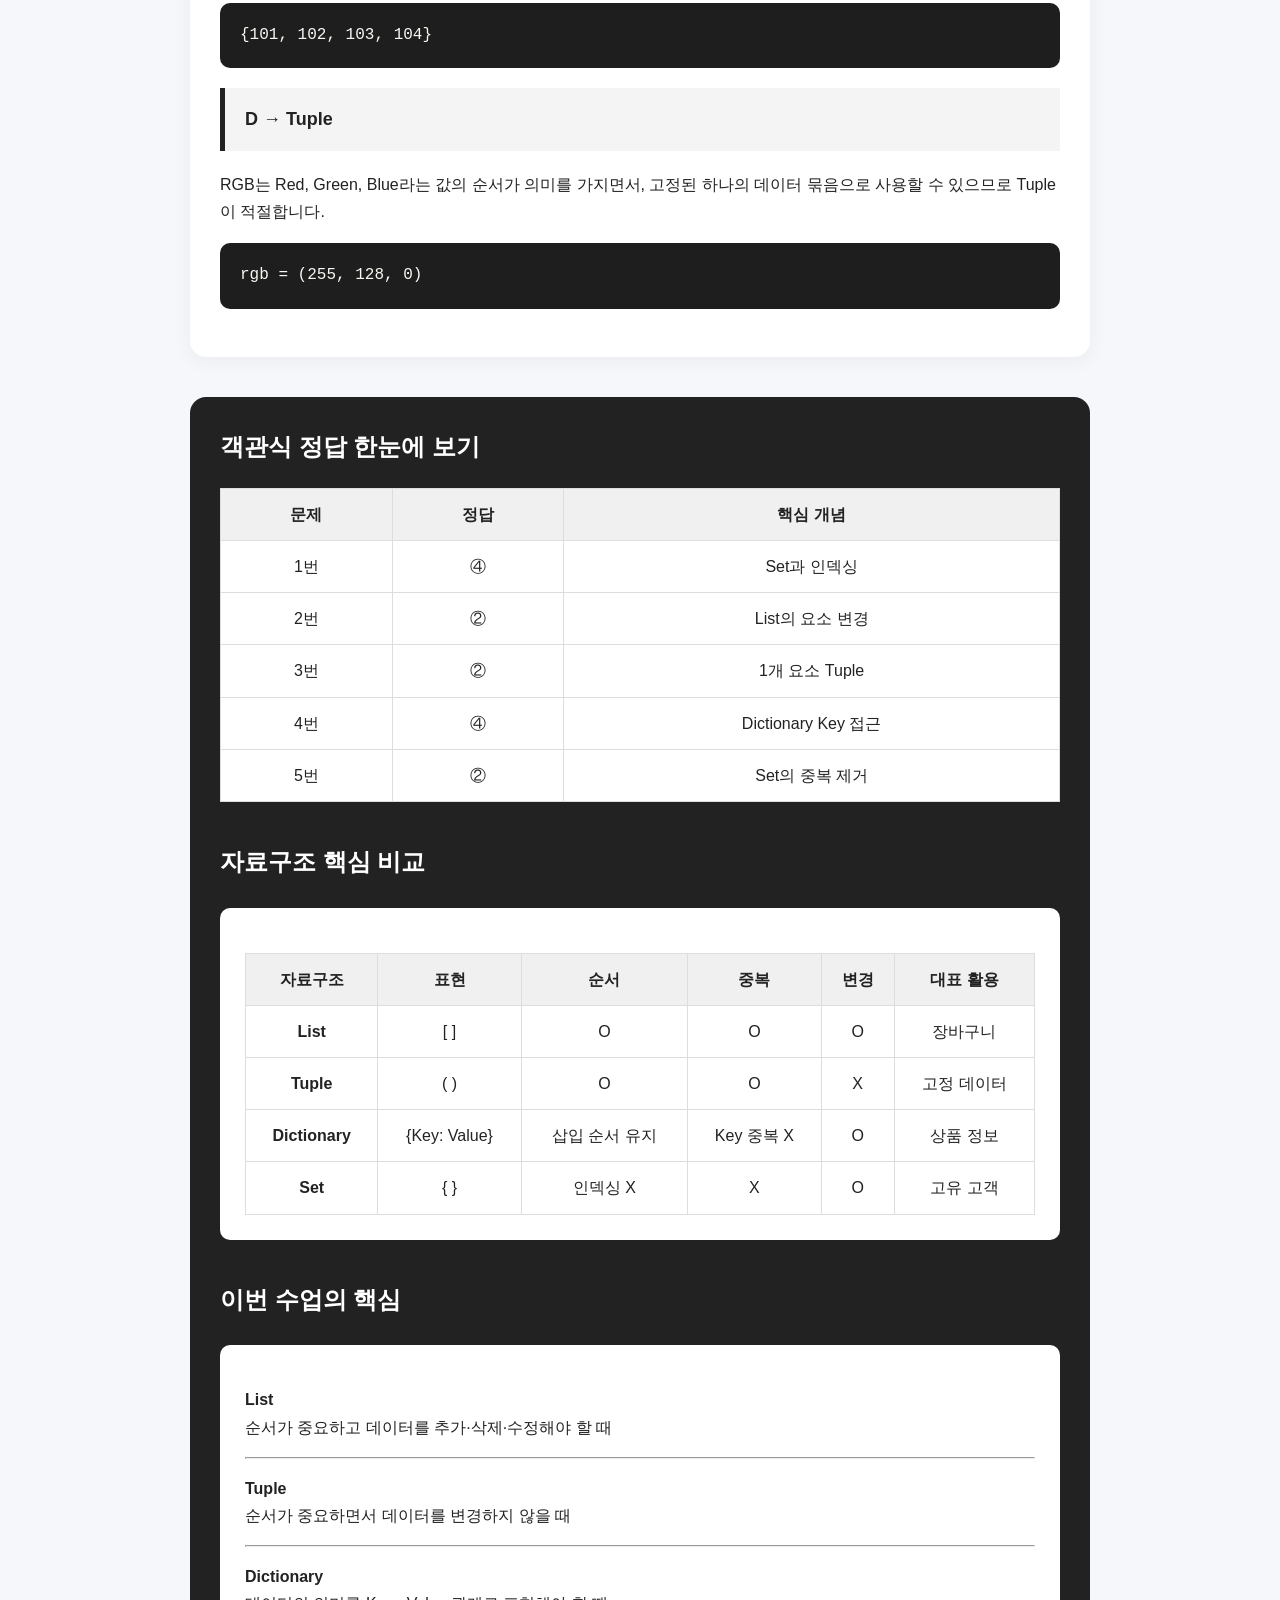
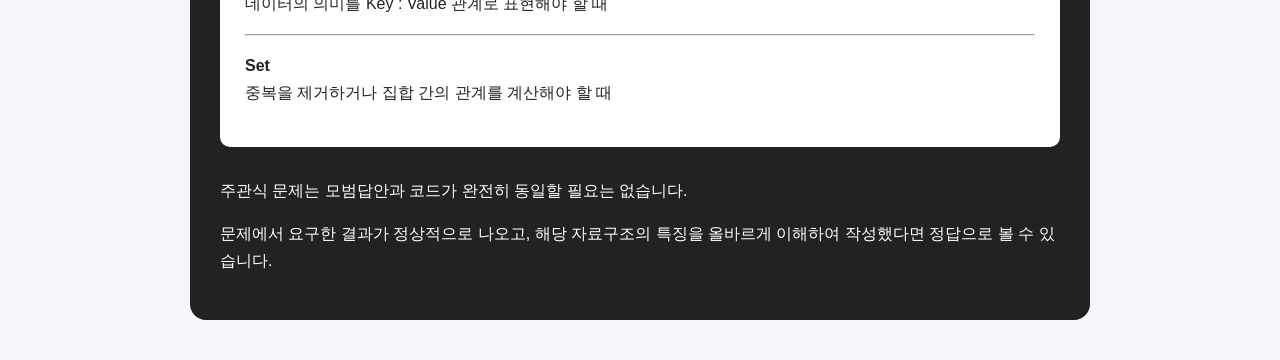
<file: answer.html>
<!doctype html>
<html lang="ko">
  <head>
    <meta charset="UTF-8" />

    <meta name="viewport" content="width=device-width, initial-scale=1.0" />

    <title>Python Day 4 | 정답 및 해설</title>

    <style>
      * {
        box-sizing: border-box;
      }

      body {
        margin: 0;
        padding: 40px 20px;

        background: #f5f7fa;
        color: #222;

        font-family: -apple-system, BlinkMacSystemFont, "Segoe UI", sans-serif;

        line-height: 1.7;
      }

      .container {
        width: 100%;
        max-width: 900px;
        margin: 0 auto;
      }

      header {
        margin-bottom: 40px;
        padding: 40px;

        background: white;
        border-radius: 16px;

        text-align: center;

        box-shadow: 0 4px 20px rgba(0, 0, 0, 0.05);
      }

      .badge {
        display: inline-block;

        margin-bottom: 10px;
        padding: 6px 14px;

        border-radius: 20px;

        background: #222;
        color: white;

        font-size: 14px;
      }

      h1 {
        margin: 10px 0;
        font-size: 32px;
      }

      header p {
        margin: 5px 0;
        color: #666;
      }

      .answer-card {
        margin-bottom: 24px;
        padding: 30px;

        background: white;
        border-radius: 16px;

        box-shadow: 0 4px 20px rgba(0, 0, 0, 0.05);
      }

      .question-number {
        margin-bottom: 8px;

        color: #777;

        font-size: 14px;
        font-weight: bold;
      }

      .answer-card h2 {
        margin-top: 0;
        margin-bottom: 15px;

        font-size: 22px;
      }

      .correct-answer {
        margin: 20px 0;
        padding: 16px 20px;

        border-left: 5px solid #222;

        background: #f4f4f4;

        font-size: 18px;
        font-weight: bold;
      }

      .model-answer {
        margin: 20px 0;
        padding: 20px;

        border-radius: 10px;

        background: #f5f7fa;
      }

      .explanation {
        margin-top: 20px;
      }

      .explanation h3 {
        margin-bottom: 8px;
        font-size: 17px;
      }

      pre {
        overflow-x: auto;

        margin: 18px 0;
        padding: 20px;

        border-radius: 10px;

        background: #1e1e1e;
        color: #f8f8f2;

        line-height: 1.6;
      }

      code {
        font-family: "SFMono-Regular", Consolas, "Liberation Mono", monospace;
      }

      p code {
        padding: 2px 6px;

        border-radius: 4px;

        background: #eee;
        color: #222;
      }

      .important {
        margin: 20px 0;
        padding: 18px 20px;

        border-radius: 10px;

        background: #fff8e8;
      }

      table {
        width: 100%;

        margin-top: 20px;

        border-collapse: collapse;

        background: white;
        color: #222;
      }

      th,
      td {
        padding: 12px;

        border: 1px solid #ddd;

        text-align: center;
      }

      th {
        background: #f0f0f0;
      }

      .summary {
        margin-top: 40px;
        padding: 30px;

        border-radius: 16px;

        background: #222;
        color: white;
      }

      .summary h2 {
        margin-top: 0;
      }

      .summary table {
        color: #222;
      }

      .summary-box {
        margin-top: 25px;
        padding: 25px;

        border-radius: 10px;

        background: white;
        color: #222;
      }

      @media (max-width: 600px) {
        body {
          padding: 20px 12px;
        }

        header,
        .answer-card,
        .summary {
          padding: 22px;
        }

        h1 {
          font-size: 25px;
        }

        th,
        td {
          padding: 8px;
          font-size: 13px;
        }
      }
    </style>
  </head>

  <body>
    <div class="container">
      <!-- =====================================
       HEADER
  ====================================== -->

      <header>
        <div class="badge">Python Day 4</div>

        <h1>정답 및 해설</h1>

        <p>Python Day 4 Mini Test</p>

        <p>List · Tuple · Dictionary · Set</p>
      </header>

      <!-- =====================================
       QUESTION 01
  ====================================== -->

      <section class="answer-card">
        <div class="question-number">QUESTION 01 · 객관식</div>

        <h2>자료구조의 특징</h2>

        <div class="correct-answer">정답 : ④</div>

        <p>
          Set은 데이터의 입력 순서를 기준으로 인덱스를 이용하여 요소에 접근하는
          자료구조가 아닙니다.
        </p>

        <div class="explanation">
          <h3>해설</h3>

          <p>
            List와 Tuple은 순서가 있는 Sequence 계열 자료구조이므로 인덱스를
            이용하여 요소에 접근할 수 있습니다.
          </p>

          <pre><code>data = ["A", "B", "C"]

print(data[0])

# A</code></pre>

          <p>반면 Set에서는 다음과 같은 인덱스 접근을 사용할 수 없습니다.</p>

          <pre><code>data = {"A", "B", "C"}

print(data[0])

# TypeError 발생</code></pre>

          <div class="important">
            <strong>Set의 핵심</strong><br /><br />

            중복된 요소를 허용하지 않으며, List처럼 위치 번호를 이용해 요소를
            꺼내는 자료구조가 아닙니다.
          </div>
        </div>
      </section>

      <!-- =====================================
       QUESTION 02
  ====================================== -->

      <section class="answer-card">
        <div class="question-number">QUESTION 02 · 객관식</div>

        <h2>List</h2>

        <div class="correct-answer">정답 : ② [10, 100, 30, 40]</div>

        <pre><code>data = [10, 20, 30, 40]

data[1] = 100

print(data)</code></pre>

        <div class="explanation">
          <h3>해설</h3>

          <p>
            Python의 인덱스는
            <strong>0부터 시작</strong>합니다.
          </p>

          <pre><code>data = [10, 20, 30, 40]

         ↑   ↑   ↑   ↑
index    0   1   2   3</code></pre>

          <p>따라서:</p>

          <pre><code>data[1] = 100</code></pre>

          <p>
            은 두 번째 값인 <code>20</code>을 <code>100</code>으로 변경합니다.
          </p>

          <div class="important">
            List는 <strong>Mutable</strong>, 즉 생성된 이후에도 요소를 변경할 수
            있는 자료구조입니다.
          </div>
        </div>
      </section>

      <!-- =====================================
       QUESTION 03
  ====================================== -->

      <section class="answer-card">
        <div class="question-number">QUESTION 03 · 객관식</div>

        <h2>Tuple</h2>

        <div class="correct-answer">정답 : ② data = (10,)</div>

        <div class="explanation">
          <h3>해설</h3>

          <p>
            요소가 하나뿐인 Tuple을 만들 때는 값 뒤에 반드시 쉼표
            <code>,</code>가 필요합니다.
          </p>

          <pre><code>data = (10,)

print(type(data))

# &lt;class 'tuple'&gt;</code></pre>

          <p>반면 다음 코드는 Tuple이 아닙니다.</p>

          <pre><code>data = (10)

print(type(data))

# &lt;class 'int'&gt;</code></pre>

          <div class="important">
            Tuple을 결정하는 핵심은 단순히 괄호 <code>()</code>가 아니라
            <strong>쉼표(comma)</strong>입니다.
          </div>
        </div>
      </section>

      <!-- =====================================
       QUESTION 04
  ====================================== -->

      <section class="answer-card">
        <div class="question-number">QUESTION 04 · 객관식</div>

        <h2>Dictionary</h2>

        <div class="correct-answer">정답 : ④ Python</div>

        <pre><code>student = {
    "name": "David",
    "age": 25,
    "course": "Python"
}

print(student["course"])</code></pre>

        <div class="explanation">
          <h3>해설</h3>

          <p>
            Dictionary는
            <strong>Key : Value</strong> 형태로 데이터를 저장합니다.
          </p>

          <table>
            <thead>
              <tr>
                <th>Key</th>
                <th>Value</th>
              </tr>
            </thead>

            <tbody>
              <tr>
                <td>name</td>
                <td>David</td>
              </tr>

              <tr>
                <td>age</td>
                <td>25</td>
              </tr>

              <tr>
                <td>course</td>
                <td>Python</td>
              </tr>
            </tbody>
          </table>

          <p>따라서:</p>

          <pre><code>student["course"]</code></pre>

          <p>
            는 <code>"course"</code>라는 Key에 연결된 Value인
            <strong>Python</strong>을 반환합니다.
          </p>
        </div>
      </section>

      <!-- =====================================
       QUESTION 05
  ====================================== -->

      <section class="answer-card">
        <div class="question-number">QUESTION 05 · 객관식</div>

        <h2>Set</h2>

        <div class="correct-answer">
          정답 : ② 중복된 값이 제거되어 1, 2, 3만 요소로 남는다.
        </div>

        <pre><code>numbers = {1, 2, 2, 3, 3, 3}

print(numbers)</code></pre>

        <div class="explanation">
          <h3>해설</h3>

          <p>Set은 동일한 값을 여러 번 저장하지 않습니다.</p>

          <pre><code>{1, 2, 2, 3, 3, 3}

        ↓

중복 제거

        ↓

{1, 2, 3}</code></pre>

          <div class="important">
            Set의 출력 순서를 전제로 프로그램을 작성하면 안 됩니다. 이
            문제에서는 <strong>어떤 요소가 남는지</strong>가 핵심입니다.
          </div>
        </div>
      </section>

      <!-- =====================================
       QUESTION 06
  ====================================== -->

      <section class="answer-card">
        <div class="question-number">QUESTION 06 · 주관식</div>

        <h2>List 작성하기</h2>

        <div class="correct-answer">모범답안</div>

        <pre><code>fruits = ["apple", "banana", "orange"]

fruits.append("grape")

fruits.insert(1, "mango")

fruits.remove("banana")

print(fruits)</code></pre>

        <p>최종 결과:</p>

        <pre><code>['apple', 'mango', 'orange', 'grape']</code></pre>

        <div class="explanation">
          <h3>실행 과정</h3>

          <pre><code>["apple", "banana", "orange"]

        ↓ append("grape")

["apple", "banana", "orange", "grape"]

        ↓ insert(1, "mango")

["apple", "mango", "banana", "orange", "grape"]

        ↓ remove("banana")

["apple", "mango", "orange", "grape"]</code></pre>

          <table>
            <thead>
              <tr>
                <th>메서드</th>
                <th>기능</th>
              </tr>
            </thead>

            <tbody>
              <tr>
                <td>append()</td>
                <td>마지막에 요소 추가</td>
              </tr>

              <tr>
                <td>insert()</td>
                <td>원하는 위치에 요소 삽입</td>
              </tr>

              <tr>
                <td>remove()</td>
                <td>지정한 값을 찾아 삭제</td>
              </tr>
            </tbody>
          </table>
        </div>
      </section>

      <!-- =====================================
       QUESTION 07
  ====================================== -->

      <section class="answer-card">
        <div class="question-number">QUESTION 07 · 주관식</div>

        <h2>Tuple 이해하기</h2>

        <div class="correct-answer">모범답안</div>

        <p>① "green" 출력:</p>

        <pre><code>colors = ("red", "green", "blue")

print(colors[1])</code></pre>

        <p>결과:</p>

        <pre><code>green</code></pre>

        <p>② 다음 코드는 오류가 발생합니다.</p>

        <pre><code>colors[1] = "yellow"</code></pre>

        <div class="explanation">
          <h3>왜 오류가 발생할까?</h3>

          <p>
            Tuple은
            <strong>Immutable</strong> 자료구조이기 때문입니다.
          </p>

          <p>
            Immutable은
            <strong>생성된 이후 내부 요소를 직접 변경할 수 없다</strong>는
            의미입니다.
          </p>

          <pre><code>List
[10, 20, 30]
      ↓
요소 변경 가능


Tuple
(10, 20, 30)
      ↓
요소 직접 변경 불가능</code></pre>

          <p>
            실제 Python에서는
            <code>TypeError</code>가 발생합니다.
          </p>
        </div>
      </section>

      <!-- =====================================
       QUESTION 08
  ====================================== -->

      <section class="answer-card">
        <div class="question-number">QUESTION 08 · 주관식</div>

        <h2>Dictionary 활용하기</h2>

        <div class="correct-answer">모범답안</div>

        <pre><code>student = {
    "name": "민수",
    "age": 24,
    "course": "Python"
}

student["score"] = 90

print(student["name"])
print(student["score"])</code></pre>

        <p>실행 결과:</p>

        <pre><code>민수
90</code></pre>

        <div class="explanation">
          <h3>Dictionary에 값 추가</h3>

          <pre><code>student["score"] = 90</code></pre>

          <p>
            기존 Dictionary에
            <code>"score"</code>라는 새로운 Key가 없으므로 새로운 Key와 Value가
            추가됩니다.
          </p>

          <pre><code>{
    "name": "민수",
    "age": 24,
    "course": "Python",
    "score": 90
}</code></pre>
        </div>
      </section>

      <!-- =====================================
       QUESTION 09
  ====================================== -->

      <section class="answer-card">
        <div class="question-number">QUESTION 09 · 주관식</div>

        <h2>Set 활용하기</h2>

        <div class="correct-answer">모범답안</div>

        <pre><code>campaign_a = {101, 102, 103, 104}

campaign_b = {103, 104, 105, 106}</code></pre>

        <h3>① 두 광고 중 하나 이상을 클릭</h3>

        <pre><code>campaign_a | campaign_b</code></pre>

        <p>
          <strong>합집합 — Union</strong>
        </p>

        <pre><code>{101, 102, 103, 104, 105, 106}</code></pre>

        <h3>② 두 광고를 모두 클릭</h3>

        <pre><code>campaign_a &amp; campaign_b</code></pre>

        <p>
          <strong>교집합 — Intersection</strong>
        </p>

        <pre><code>{103, 104}</code></pre>

        <h3>③ Campaign A만 클릭</h3>

        <pre><code>campaign_a - campaign_b</code></pre>

        <p>
          <strong>차집합 — Difference</strong>
        </p>

        <pre><code>{101, 102}</code></pre>

        <table>
          <thead>
            <tr>
              <th>연산</th>
              <th>이름</th>
              <th>의미</th>
            </tr>
          </thead>

          <tbody>
            <tr>
              <td>A | B</td>
              <td>Union</td>
              <td>A 또는 B</td>
            </tr>

            <tr>
              <td>A &amp; B</td>
              <td>Intersection</td>
              <td>A와 B 모두</td>
            </tr>

            <tr>
              <td>A - B</td>
              <td>Difference</td>
              <td>A에는 있지만 B에는 없음</td>
            </tr>
          </tbody>
        </table>
      </section>

      <!-- =====================================
       QUESTION 10
  ====================================== -->

      <section class="answer-card">
        <div class="question-number">QUESTION 10 · 종합 주관식</div>

        <h2>상황에 맞는 자료구조 선택</h2>

        <div class="correct-answer">A → List</div>

        <p>
          장바구니 상품은 순서가 중요하고, 상품의 추가 및 삭제가 필요하므로
          List가 적절합니다.
        </p>

        <pre><code>cart = [
    "아메리카노",
    "카페라떼",
    "바닐라라떼"
]</code></pre>

        <div class="correct-answer">B → Dictionary</div>

        <p>
          상품명, 가격, 카테고리처럼 각 데이터가 무엇을 의미하는지 구분하여
          저장해야 하므로 Dictionary가 적절합니다.
        </p>

        <pre><code>product = {
    "name": "아메리카노",
    "price": 3000,
    "category": "Coffee"
}</code></pre>

        <div class="correct-answer">C → Set</div>

        <p>
          고객 ID에서 중복된 값을 제거하여 고유한 고객만 관리해야 하므로 Set이
          적절합니다.
        </p>

        <pre><code>customers = {
    101,
    102,
    102,
    103,
    103,
    104
}

print(customers)</code></pre>

        <p>남는 요소:</p>

        <pre><code>{101, 102, 103, 104}</code></pre>

        <div class="correct-answer">D → Tuple</div>

        <p>
          RGB는 Red, Green, Blue라는 값의 순서가 의미를 가지면서, 고정된 하나의
          데이터 묶음으로 사용할 수 있으므로 Tuple이 적절합니다.
        </p>

        <pre><code>rgb = (255, 128, 0)</code></pre>
      </section>

      <!-- =====================================
       SUMMARY
  ====================================== -->

      <section class="summary">
        <h2>객관식 정답 한눈에 보기</h2>

        <table>
          <thead>
            <tr>
              <th>문제</th>
              <th>정답</th>
              <th>핵심 개념</th>
            </tr>
          </thead>

          <tbody>
            <tr>
              <td>1번</td>
              <td>④</td>
              <td>Set과 인덱싱</td>
            </tr>

            <tr>
              <td>2번</td>
              <td>②</td>
              <td>List의 요소 변경</td>
            </tr>

            <tr>
              <td>3번</td>
              <td>②</td>
              <td>1개 요소 Tuple</td>
            </tr>

            <tr>
              <td>4번</td>
              <td>④</td>
              <td>Dictionary Key 접근</td>
            </tr>

            <tr>
              <td>5번</td>
              <td>②</td>
              <td>Set의 중복 제거</td>
            </tr>
          </tbody>
        </table>

        <h2 style="margin-top: 40px">자료구조 핵심 비교</h2>

        <div class="summary-box">
          <table>
            <thead>
              <tr>
                <th>자료구조</th>
                <th>표현</th>
                <th>순서</th>
                <th>중복</th>
                <th>변경</th>
                <th>대표 활용</th>
              </tr>
            </thead>

            <tbody>
              <tr>
                <td><strong>List</strong></td>
                <td>[ ]</td>
                <td>O</td>
                <td>O</td>
                <td>O</td>
                <td>장바구니</td>
              </tr>

              <tr>
                <td><strong>Tuple</strong></td>
                <td>( )</td>
                <td>O</td>
                <td>O</td>
                <td>X</td>
                <td>고정 데이터</td>
              </tr>

              <tr>
                <td><strong>Dictionary</strong></td>
                <td>{Key: Value}</td>
                <td>삽입 순서 유지</td>
                <td>Key 중복 X</td>
                <td>O</td>
                <td>상품 정보</td>
              </tr>

              <tr>
                <td><strong>Set</strong></td>
                <td>{ }</td>
                <td>인덱싱 X</td>
                <td>X</td>
                <td>O</td>
                <td>고유 고객</td>
              </tr>
            </tbody>
          </table>
        </div>

        <h2 style="margin-top: 40px">이번 수업의 핵심</h2>

        <div class="summary-box">
          <p>
            <strong>List</strong><br />
            순서가 중요하고 데이터를 추가·삭제·수정해야 할 때
          </p>

          <hr />

          <p>
            <strong>Tuple</strong><br />
            순서가 중요하면서 데이터를 변경하지 않을 때
          </p>

          <hr />

          <p>
            <strong>Dictionary</strong><br />
            데이터의 의미를 Key : Value 관계로 표현해야 할 때
          </p>

          <hr />

          <p>
            <strong>Set</strong><br />
            중복을 제거하거나 집합 간의 관계를 계산해야 할 때
          </p>
        </div>

        <p style="margin-top: 30px">
          주관식 문제는 모범답안과 코드가 완전히 동일할 필요는 없습니다.
        </p>

        <p>
          문제에서 요구한 결과가 정상적으로 나오고, 해당 자료구조의 특징을
          올바르게 이해하여 작성했다면 정답으로 볼 수 있습니다.
        </p>
      </section>
    </div>
  </body>
</html>
</file>
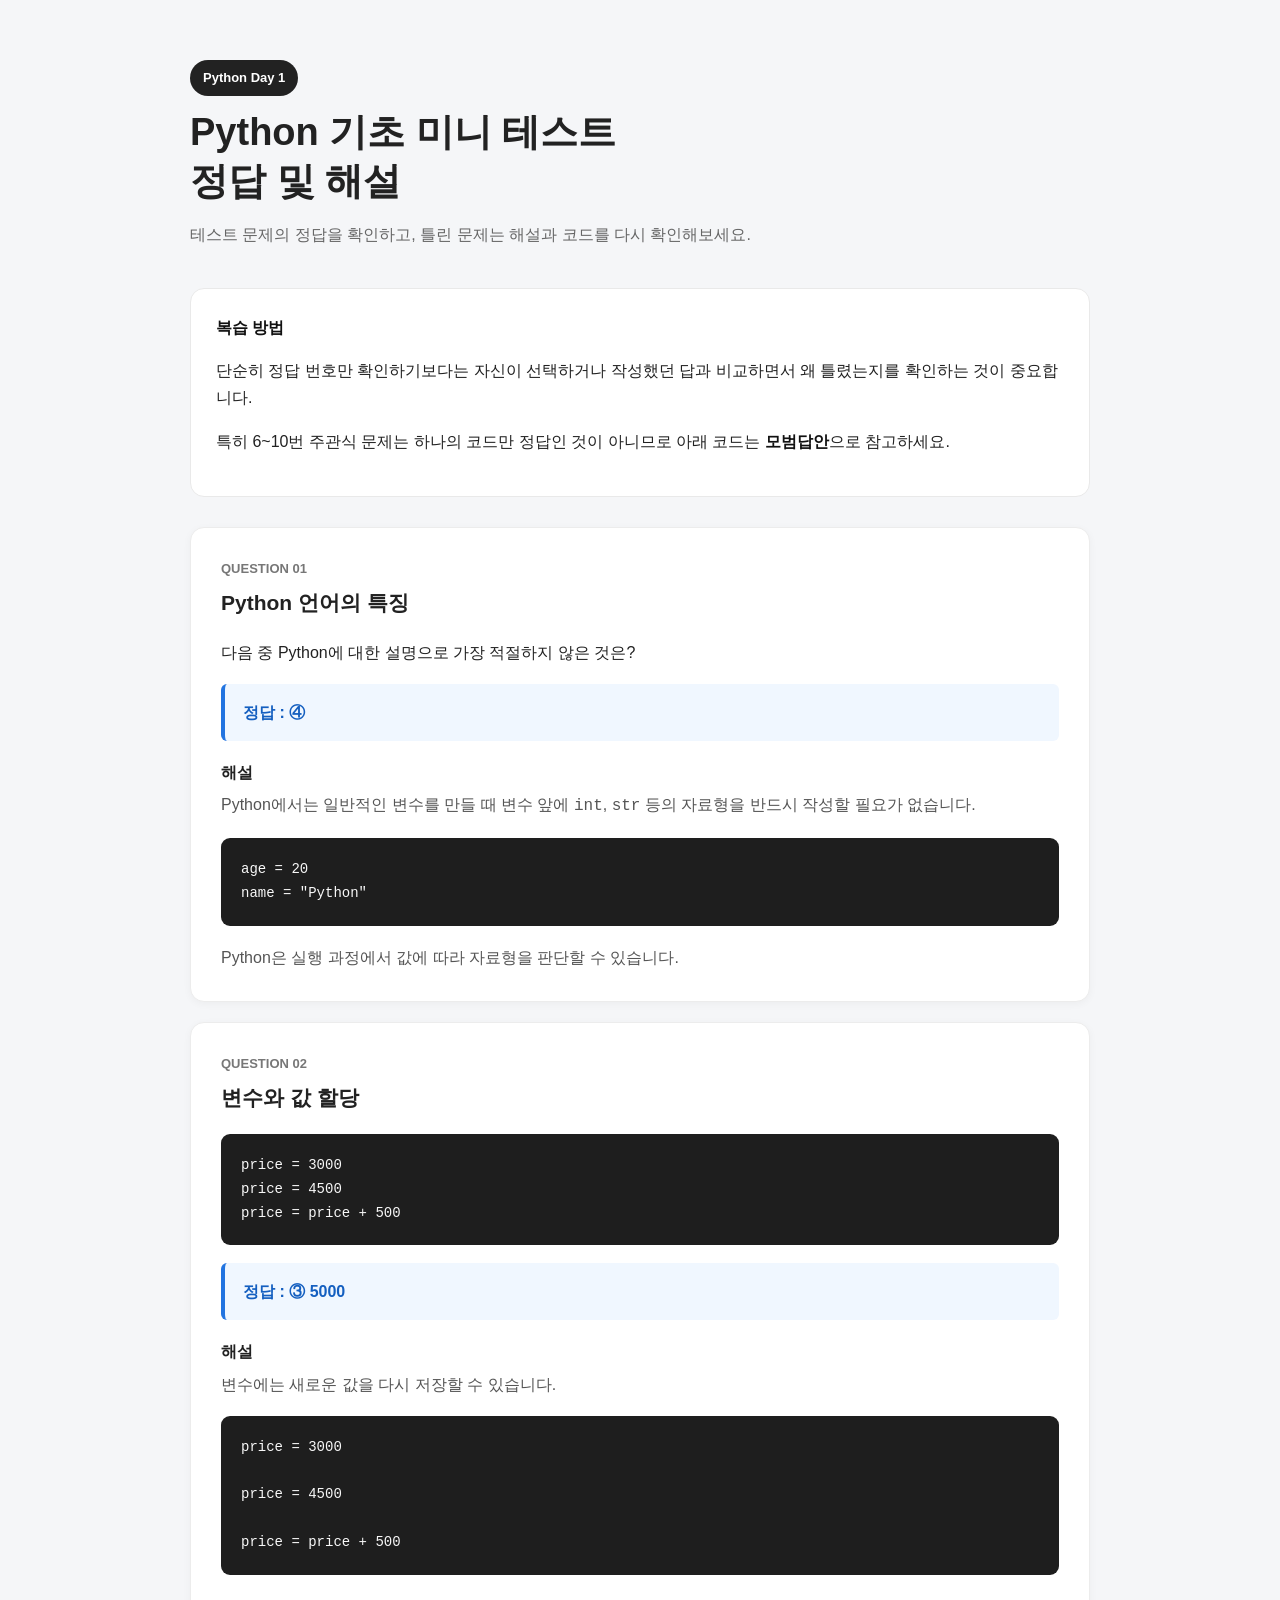
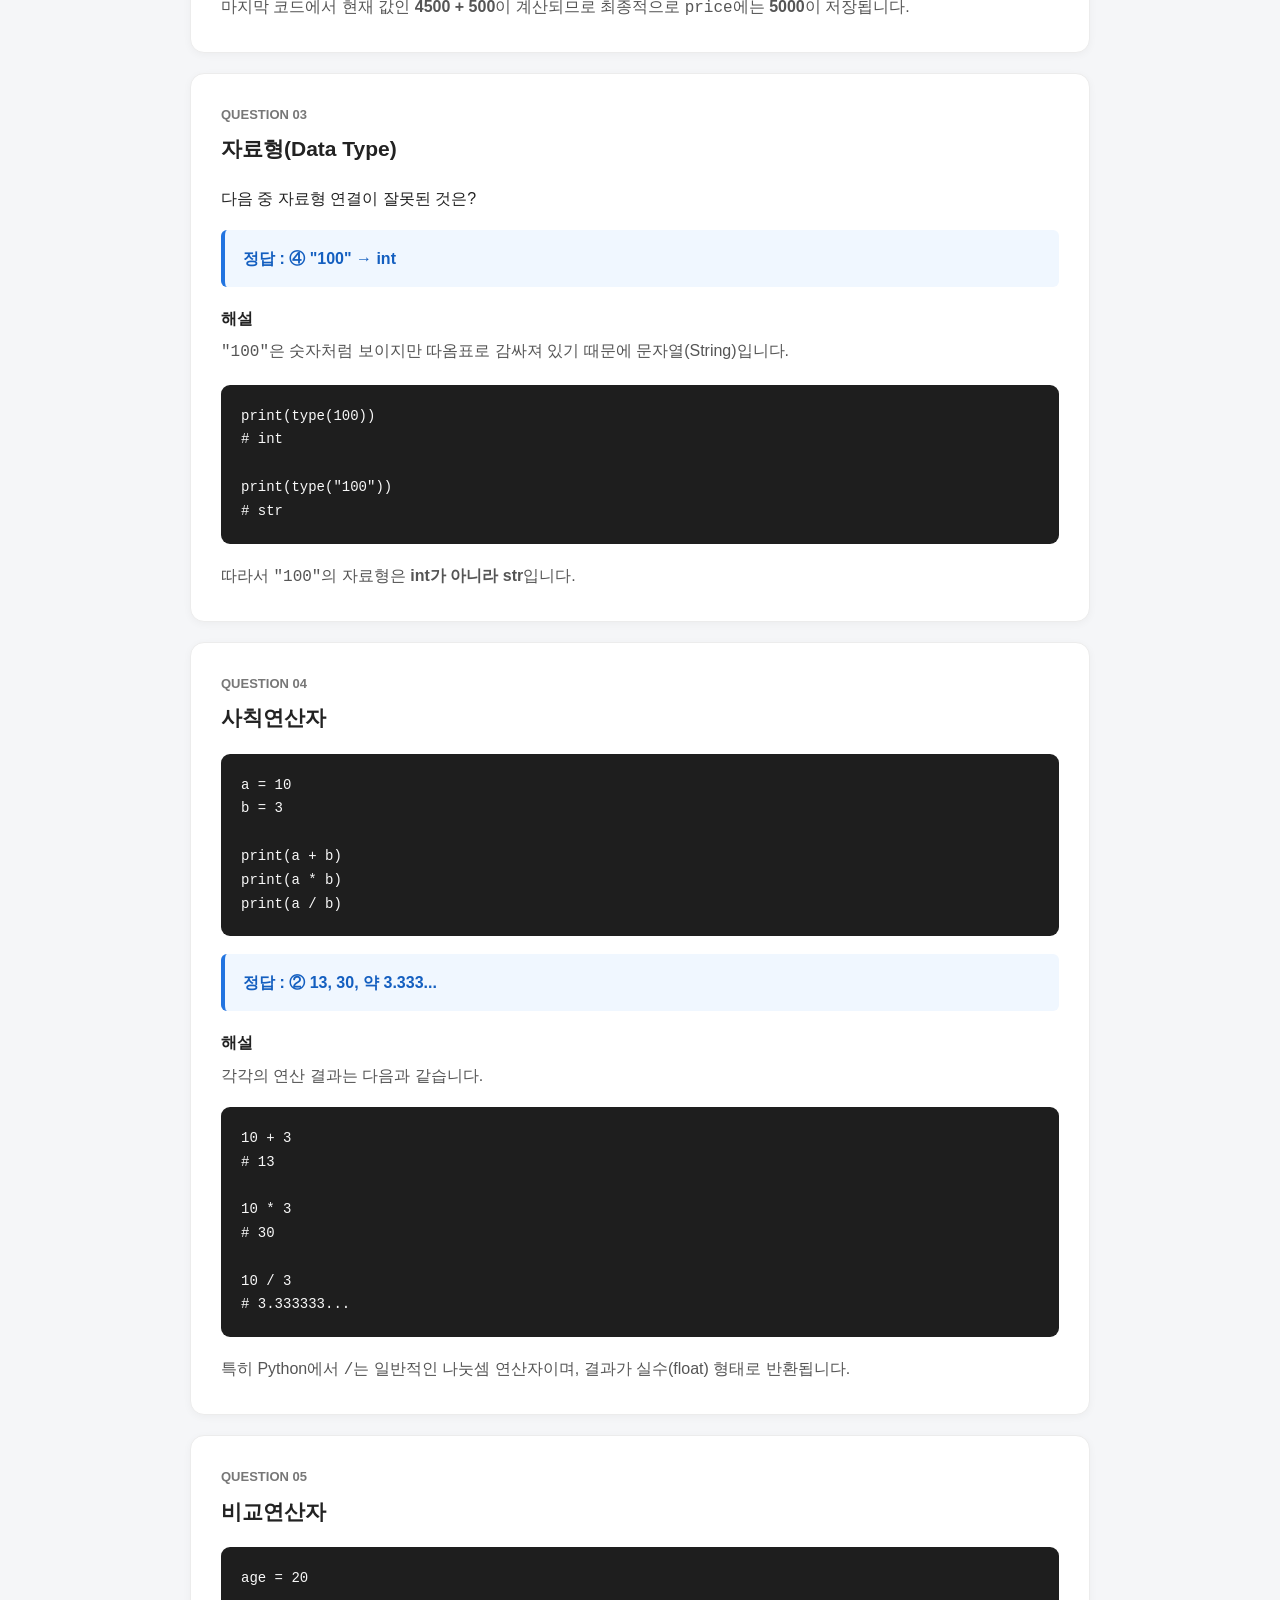
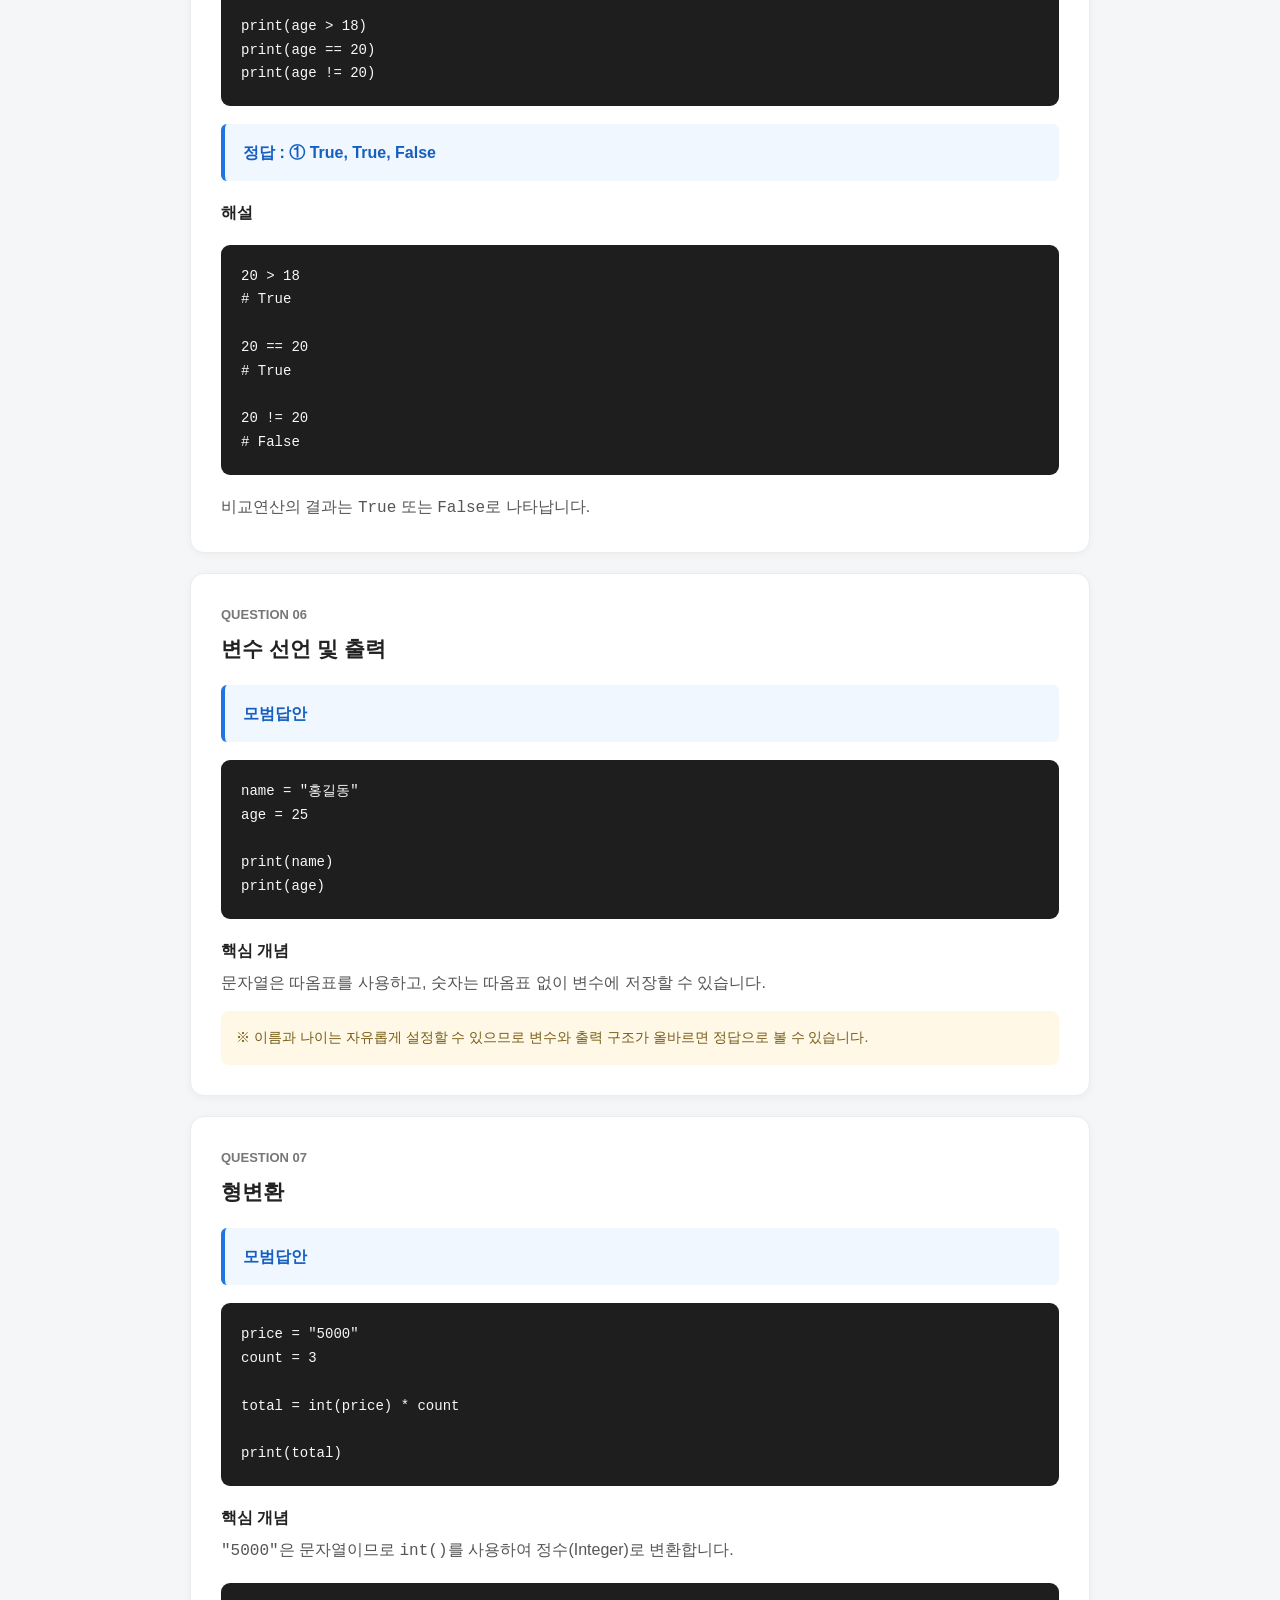
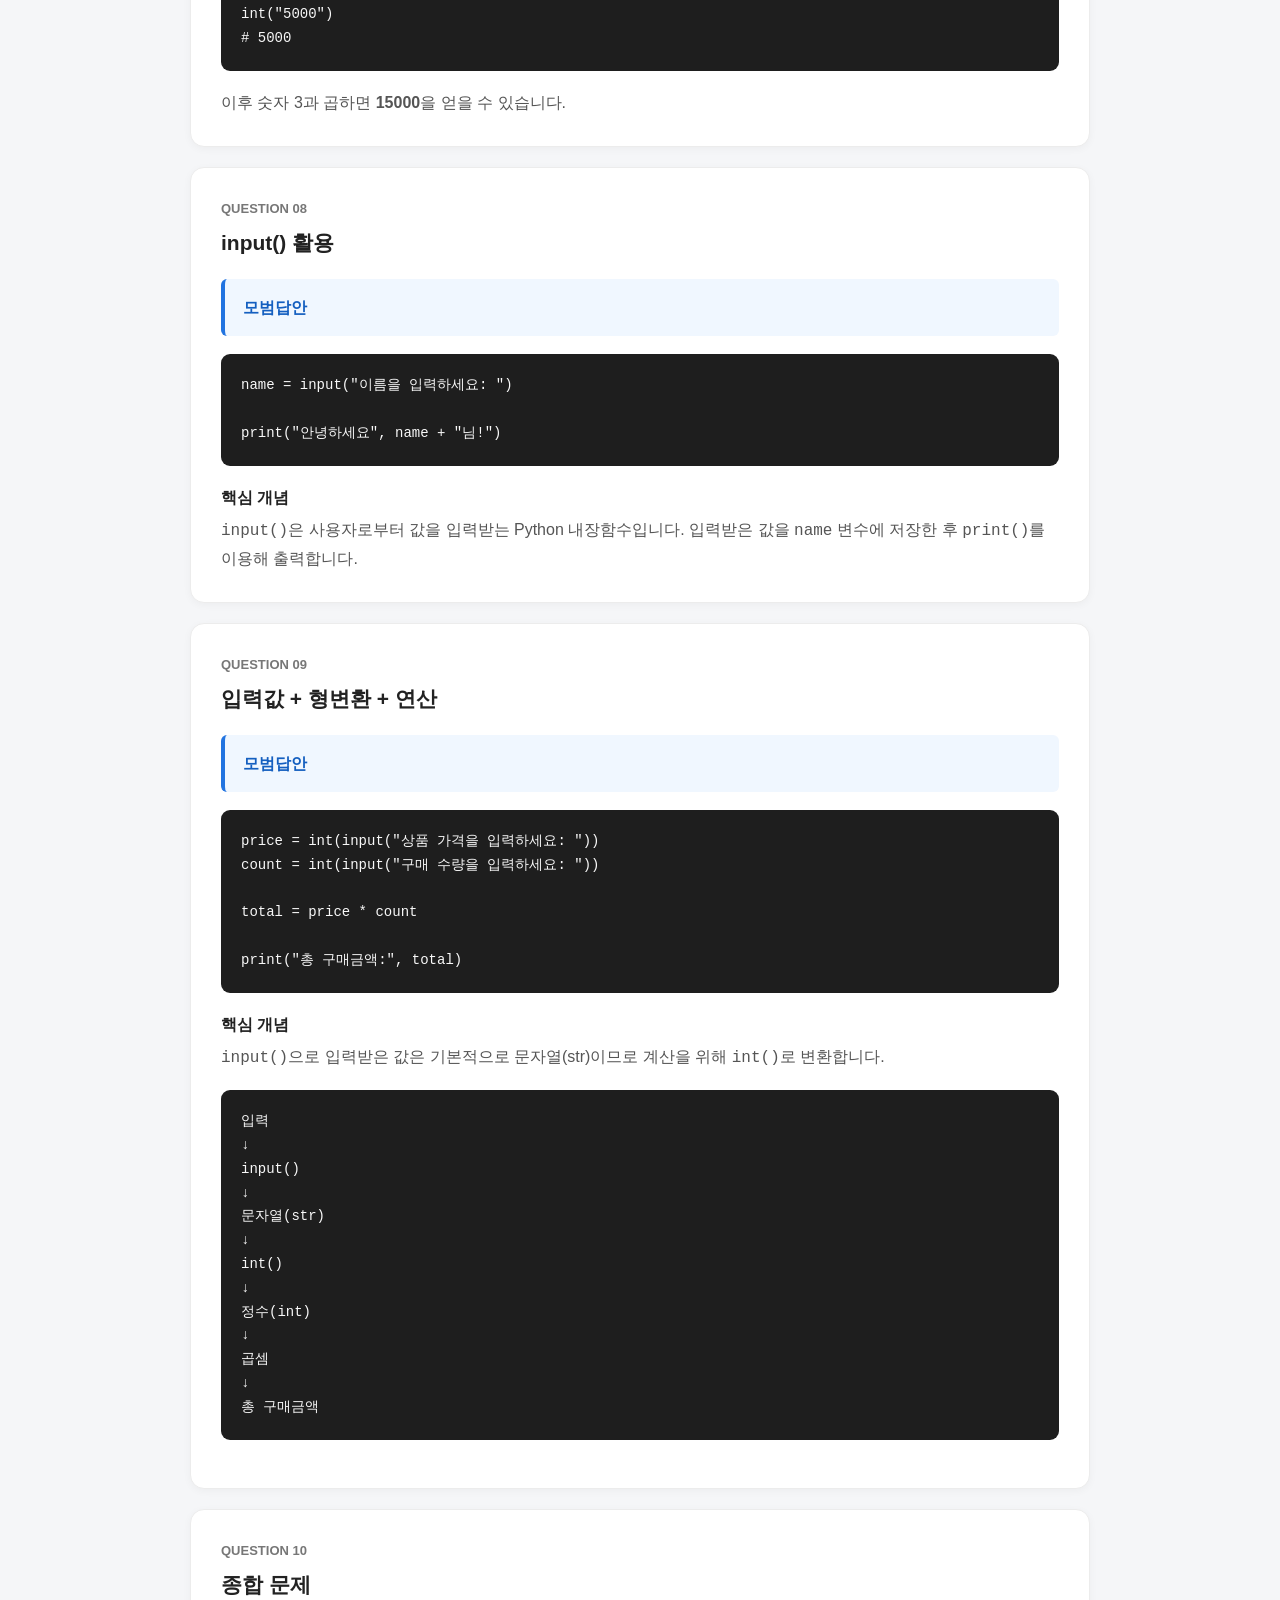
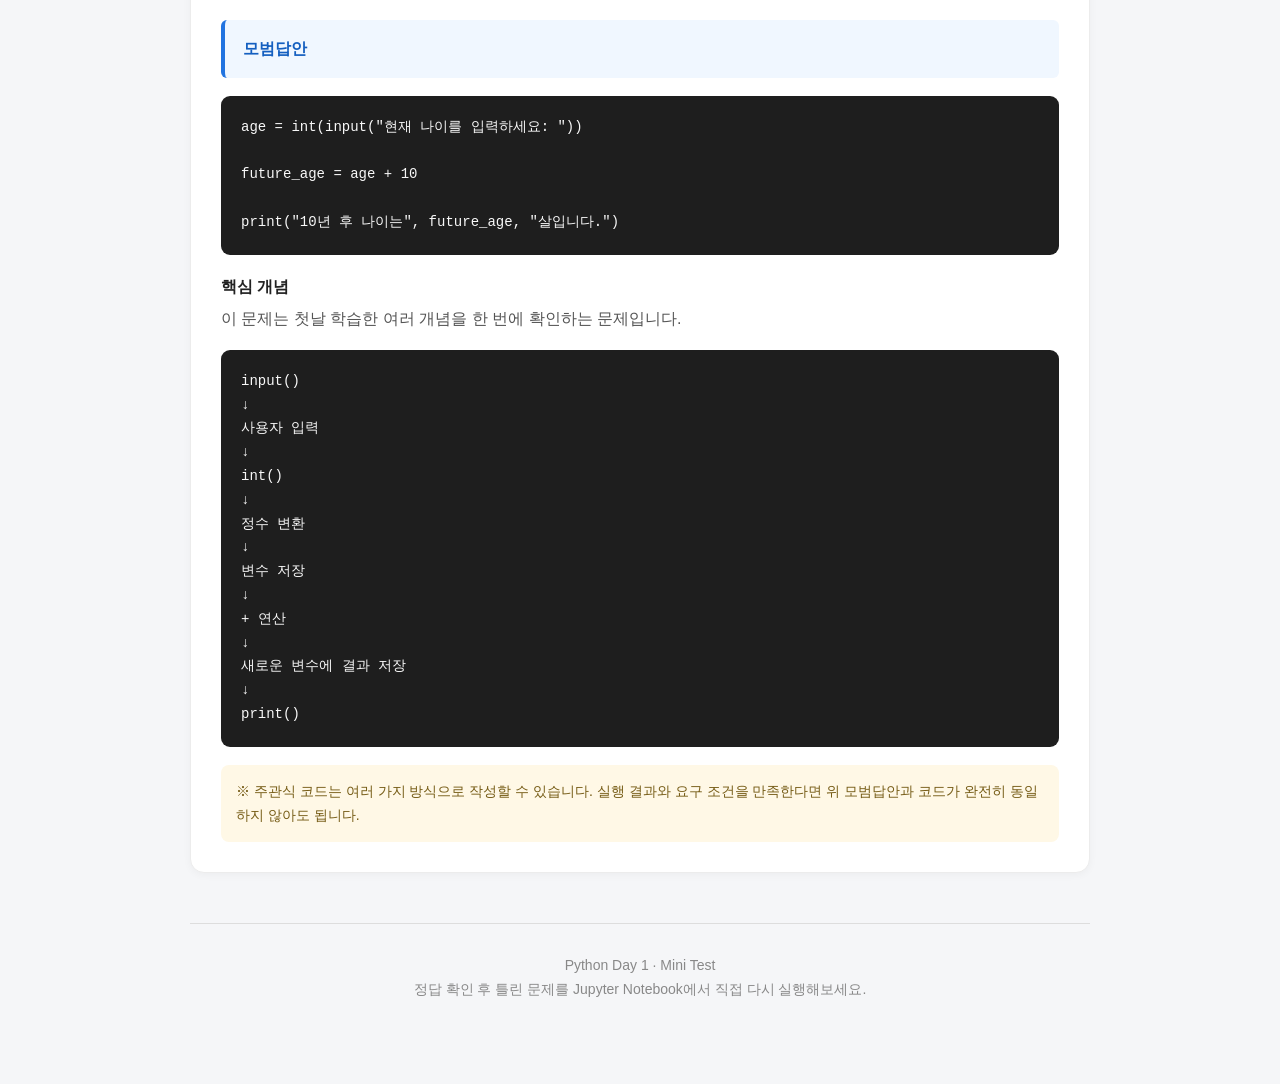
<file: answer_260826.html>
<!doctype html>
<html lang="ko">
  <head>
    <meta charset="UTF-8" />
    <meta name="viewport" content="width=device-width, initial-scale=1.0" />

    <title>Python Day 1 | 정답 및 해설</title>

    <style>
      * {
        box-sizing: border-box;
      }

      body {
        margin: 0;
        background: #f5f6f8;
        color: #222;

        font-family:
          Pretendard,
          -apple-system,
          BlinkMacSystemFont,
          "Segoe UI",
          sans-serif;

        line-height: 1.7;
      }

      .container {
        width: min(900px, 92%);
        margin: 60px auto 100px;
      }

      /* -------------------------
       Header
    ------------------------- */

      header {
        margin-bottom: 40px;
      }

      .badge {
        display: inline-block;

        margin: 0 0 12px;
        padding: 7px 13px;

        background: #222;
        color: white;

        border-radius: 30px;

        font-size: 13px;
        font-weight: 700;
      }

      h1 {
        margin: 0;

        font-size: 38px;
        line-height: 1.3;
      }

      .description {
        margin-top: 14px;

        color: #666;
        font-size: 16px;
      }

      /* -------------------------
       Summary
    ------------------------- */

      .summary {
        margin-bottom: 30px;
        padding: 25px;

        background: #fff;

        border: 1px solid #e9e9e9;
        border-radius: 14px;
      }

      .summary strong {
        color: #111;
      }

      /* -------------------------
       Question Card
    ------------------------- */

      .question {
        margin-bottom: 20px;
        padding: 30px;

        background: white;

        border: 1px solid #ececec;
        border-radius: 14px;

        box-shadow: 0 2px 8px rgba(0, 0, 0, 0.04);
      }

      .question-number {
        margin-bottom: 5px;

        color: #777;

        font-size: 13px;
        font-weight: 700;
      }

      .question h2 {
        margin: 0 0 18px;

        font-size: 21px;
      }

      /* -------------------------
       Answer
    ------------------------- */

      .answer {
        margin: 18px 0;
        padding: 15px 18px;

        background: #f0f7ff;

        border-left: 4px solid #2274e0;
        border-radius: 6px;
      }

      .answer strong {
        color: #145fc0;
      }

      /* -------------------------
       Explanation
    ------------------------- */

      .explanation {
        margin-top: 15px;

        color: #555;
      }

      .explanation-title {
        margin-bottom: 5px;

        color: #222;

        font-weight: 700;
      }

      /* -------------------------
       Code
    ------------------------- */

      pre {
        margin: 18px 0;
        padding: 20px;

        overflow-x: auto;

        background: #1e1e1e;
        color: #f8f8f8;

        border-radius: 9px;

        font-family: Consolas, Monaco, monospace;

        font-size: 14px;
        line-height: 1.7;
      }

      code {
        font-family: Consolas, Monaco, monospace;
      }

      /* -------------------------
       Notice
    ------------------------- */

      .notice {
        margin-top: 15px;
        padding: 15px;

        background: #fff8e6;

        border-radius: 8px;

        color: #765c16;

        font-size: 14px;
      }

      /* -------------------------
       Footer
    ------------------------- */

      footer {
        margin-top: 50px;
        padding-top: 30px;

        border-top: 1px solid #ddd;

        text-align: center;

        color: #888;
        font-size: 14px;
      }

      /* -------------------------
       Mobile
    ------------------------- */

      @media (max-width: 600px) {
        .container {
          margin-top: 35px;
        }

        h1 {
          font-size: 29px;
        }

        .question {
          padding: 22px;
        }
      }
    </style>
  </head>

  <body>
    <div class="container">
      <!-- =========================
       Header
  ========================== -->

      <header>
        <p class="badge">Python Day 1</p>

        <h1>
          Python 기초 미니 테스트<br />
          정답 및 해설
        </h1>

        <p class="description">
          테스트 문제의 정답을 확인하고, 틀린 문제는 해설과 코드를 다시
          확인해보세요.
        </p>
      </header>

      <!-- =========================
       안내
  ========================== -->

      <section class="summary">
        <strong>복습 방법</strong>

        <p>
          단순히 정답 번호만 확인하기보다는 자신이 선택하거나 작성했던 답과
          비교하면서 왜 틀렸는지를 확인하는 것이 중요합니다.
        </p>

        <p>
          특히 6~10번 주관식 문제는 하나의 코드만 정답인 것이 아니므로 아래
          코드는 <strong>모범답안</strong>으로 참고하세요.
        </p>
      </section>

      <!-- =========================
       1번
  ========================== -->

      <section class="question">
        <div class="question-number">QUESTION 01</div>

        <h2>Python 언어의 특징</h2>

        <p>다음 중 Python에 대한 설명으로 가장 적절하지 않은 것은?</p>

        <div class="answer">
          <strong>정답 : ④</strong>
        </div>

        <div class="explanation">
          <div class="explanation-title">해설</div>

          Python에서는 일반적인 변수를 만들 때 변수 앞에 <code>int</code>,
          <code>str</code> 등의 자료형을 반드시 작성할 필요가 없습니다.

          <pre>
age = 20
name = "Python"</pre
          >

          Python은 실행 과정에서 값에 따라 자료형을 판단할 수 있습니다.
        </div>
      </section>

      <!-- =========================
       2번
  ========================== -->

      <section class="question">
        <div class="question-number">QUESTION 02</div>

        <h2>변수와 값 할당</h2>

        <pre>
price = 3000
price = 4500
price = price + 500</pre
        >

        <div class="answer">
          <strong>정답 : ③ 5000</strong>
        </div>

        <div class="explanation">
          <div class="explanation-title">해설</div>

          변수에는 새로운 값을 다시 저장할 수 있습니다.

          <pre>
price = 3000

price = 4500

price = price + 500</pre
          >

          마지막 코드에서 현재 값인
          <strong>4500 + 500</strong>이 계산되므로 최종적으로
          <code>price</code>에는 <strong>5000</strong>이 저장됩니다.
        </div>
      </section>

      <!-- =========================
       3번
  ========================== -->

      <section class="question">
        <div class="question-number">QUESTION 03</div>

        <h2>자료형(Data Type)</h2>

        <p>다음 중 자료형 연결이 잘못된 것은?</p>

        <div class="answer">
          <strong>정답 : ④ "100" → int</strong>
        </div>

        <div class="explanation">
          <div class="explanation-title">해설</div>

          <code>"100"</code>은 숫자처럼 보이지만 따옴표로 감싸져 있기 때문에
          문자열(String)입니다.

          <pre>
print(type(100))
# int

print(type("100"))
# str</pre
          >

          따라서 <code>"100"</code>의 자료형은
          <strong>int가 아니라 str</strong>입니다.
        </div>
      </section>

      <!-- =========================
       4번
  ========================== -->

      <section class="question">
        <div class="question-number">QUESTION 04</div>

        <h2>사칙연산자</h2>

        <pre>
a = 10
b = 3

print(a + b)
print(a * b)
print(a / b)</pre
        >

        <div class="answer">
          <strong>정답 : ② 13, 30, 약 3.333...</strong>
        </div>

        <div class="explanation">
          <div class="explanation-title">해설</div>

          각각의 연산 결과는 다음과 같습니다.

          <pre>
10 + 3
# 13

10 * 3
# 30

10 / 3
# 3.333333...</pre
          >

          특히 Python에서 <code>/</code>는 일반적인 나눗셈 연산자이며, 결과가
          실수(float) 형태로 반환됩니다.
        </div>
      </section>

      <!-- =========================
       5번
  ========================== -->

      <section class="question">
        <div class="question-number">QUESTION 05</div>

        <h2>비교연산자</h2>

        <pre>
age = 20

print(age > 18)
print(age == 20)
print(age != 20)</pre
        >

        <div class="answer">
          <strong>정답 : ① True, True, False</strong>
        </div>

        <div class="explanation">
          <div class="explanation-title">해설</div>

          <pre>
20 > 18
# True

20 == 20
# True

20 != 20
# False</pre
          >

          비교연산의 결과는
          <code>True</code> 또는 <code>False</code>로 나타납니다.
        </div>
      </section>

      <!-- =========================
       6번
  ========================== -->

      <section class="question">
        <div class="question-number">QUESTION 06</div>

        <h2>변수 선언 및 출력</h2>

        <div class="answer">
          <strong>모범답안</strong>
        </div>

        <pre>
name = "홍길동"
age = 25

print(name)
print(age)</pre
        >

        <div class="explanation">
          <div class="explanation-title">핵심 개념</div>

          문자열은 따옴표를 사용하고, 숫자는 따옴표 없이 변수에 저장할 수
          있습니다.
        </div>

        <div class="notice">
          ※ 이름과 나이는 자유롭게 설정할 수 있으므로 변수와 출력 구조가
          올바르면 정답으로 볼 수 있습니다.
        </div>
      </section>

      <!-- =========================
       7번
  ========================== -->

      <section class="question">
        <div class="question-number">QUESTION 07</div>

        <h2>형변환</h2>

        <div class="answer">
          <strong>모범답안</strong>
        </div>

        <pre>
price = "5000"
count = 3

total = int(price) * count

print(total)</pre
        >

        <div class="explanation">
          <div class="explanation-title">핵심 개념</div>

          <code>"5000"</code>은 문자열이므로 <code>int()</code>를 사용하여
          정수(Integer)로 변환합니다.

          <pre>
int("5000")
# 5000</pre
          >

          이후 숫자 3과 곱하면
          <strong>15000</strong>을 얻을 수 있습니다.
        </div>
      </section>

      <!-- =========================
       8번
  ========================== -->

      <section class="question">
        <div class="question-number">QUESTION 08</div>

        <h2>input() 활용</h2>

        <div class="answer">
          <strong>모범답안</strong>
        </div>

        <pre>
name = input("이름을 입력하세요: ")

print("안녕하세요", name + "님!")</pre
        >

        <div class="explanation">
          <div class="explanation-title">핵심 개념</div>

          <code>input()</code>은 사용자로부터 값을 입력받는 Python
          내장함수입니다. 입력받은 값을 <code>name</code> 변수에 저장한 후
          <code>print()</code>를 이용해 출력합니다.
        </div>
      </section>

      <!-- =========================
       9번
  ========================== -->

      <section class="question">
        <div class="question-number">QUESTION 09</div>

        <h2>입력값 + 형변환 + 연산</h2>

        <div class="answer">
          <strong>모범답안</strong>
        </div>

        <pre>
price = int(input("상품 가격을 입력하세요: "))
count = int(input("구매 수량을 입력하세요: "))

total = price * count

print("총 구매금액:", total)</pre
        >

        <div class="explanation">
          <div class="explanation-title">핵심 개념</div>

          <code>input()</code>으로 입력받은 값은 기본적으로 문자열(str)이므로
          계산을 위해 <code>int()</code>로 변환합니다.

          <pre>
입력
↓
input()
↓
문자열(str)
↓
int()
↓
정수(int)
↓
곱셈
↓
총 구매금액</pre
          >
        </div>
      </section>

      <!-- =========================
       10번
  ========================== -->

      <section class="question">
        <div class="question-number">QUESTION 10</div>

        <h2>종합 문제</h2>

        <div class="answer">
          <strong>모범답안</strong>
        </div>

        <pre>
age = int(input("현재 나이를 입력하세요: "))

future_age = age + 10

print("10년 후 나이는", future_age, "살입니다.")</pre
        >

        <div class="explanation">
          <div class="explanation-title">핵심 개념</div>

          이 문제는 첫날 학습한 여러 개념을 한 번에 확인하는 문제입니다.

          <pre>
input()
↓
사용자 입력
↓
int()
↓
정수 변환
↓
변수 저장
↓
+ 연산
↓
새로운 변수에 결과 저장
↓
print()</pre
          >
        </div>

        <div class="notice">
          ※ 주관식 코드는 여러 가지 방식으로 작성할 수 있습니다. 실행 결과와
          요구 조건을 만족한다면 위 모범답안과 코드가 완전히 동일하지 않아도
          됩니다.
        </div>
      </section>

      <!-- =========================
       Footer
  ========================== -->

      <footer>
        Python Day 1 · Mini Test<br />
        정답 확인 후 틀린 문제를 Jupyter Notebook에서 직접 다시 실행해보세요.
      </footer>
    </div>
  </body>
</html>
</file>
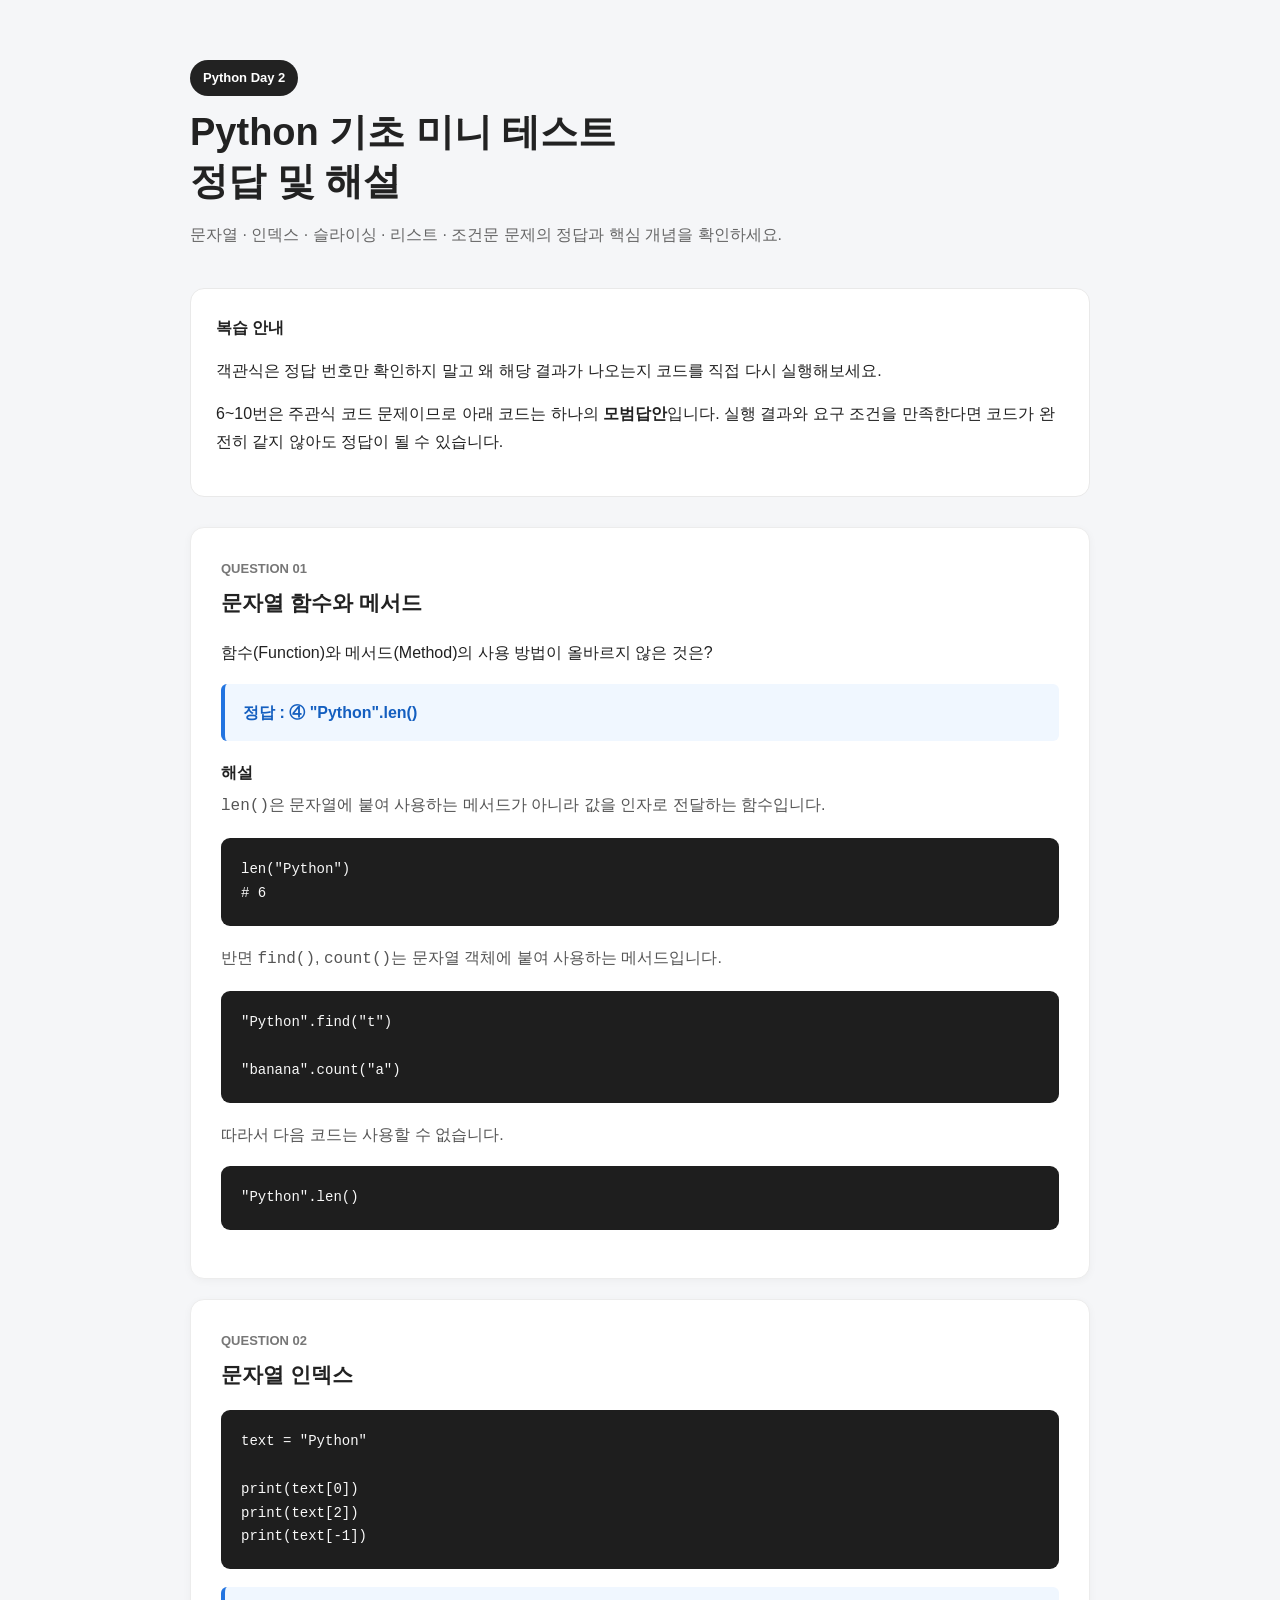
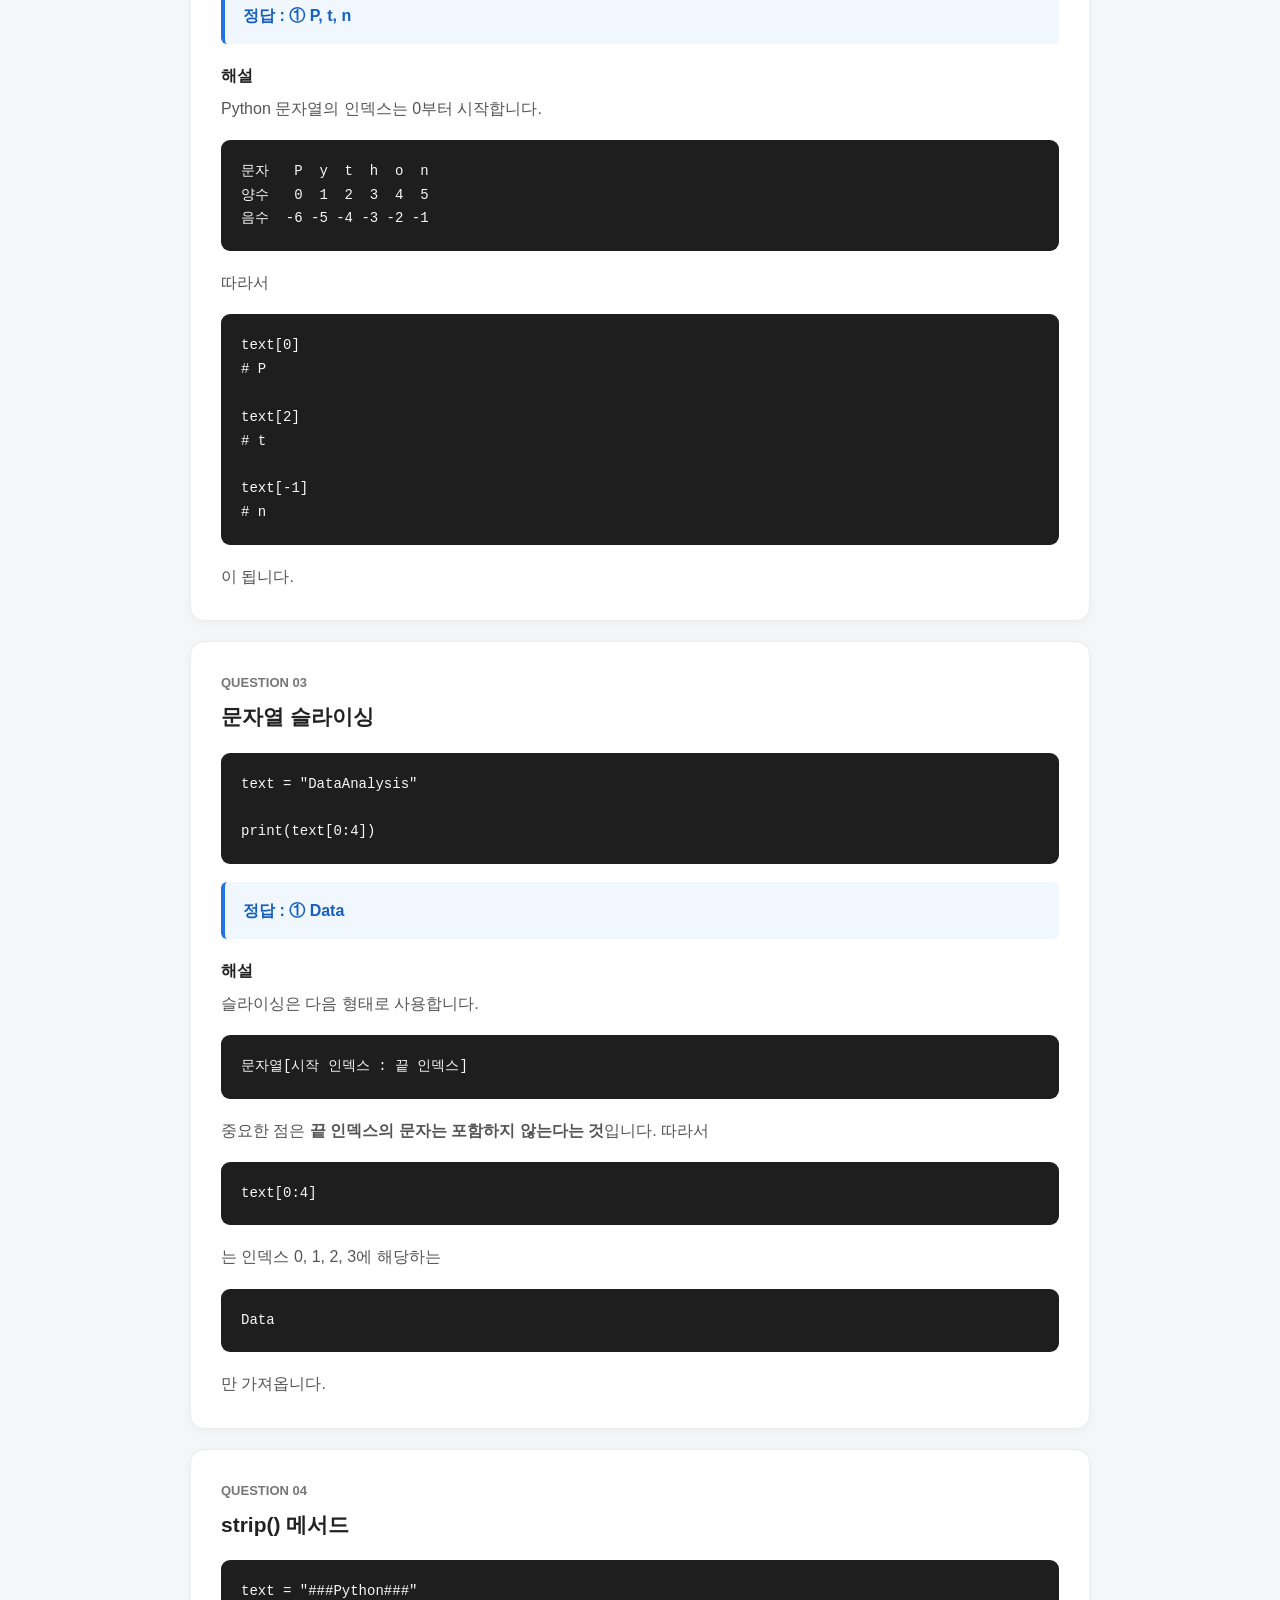
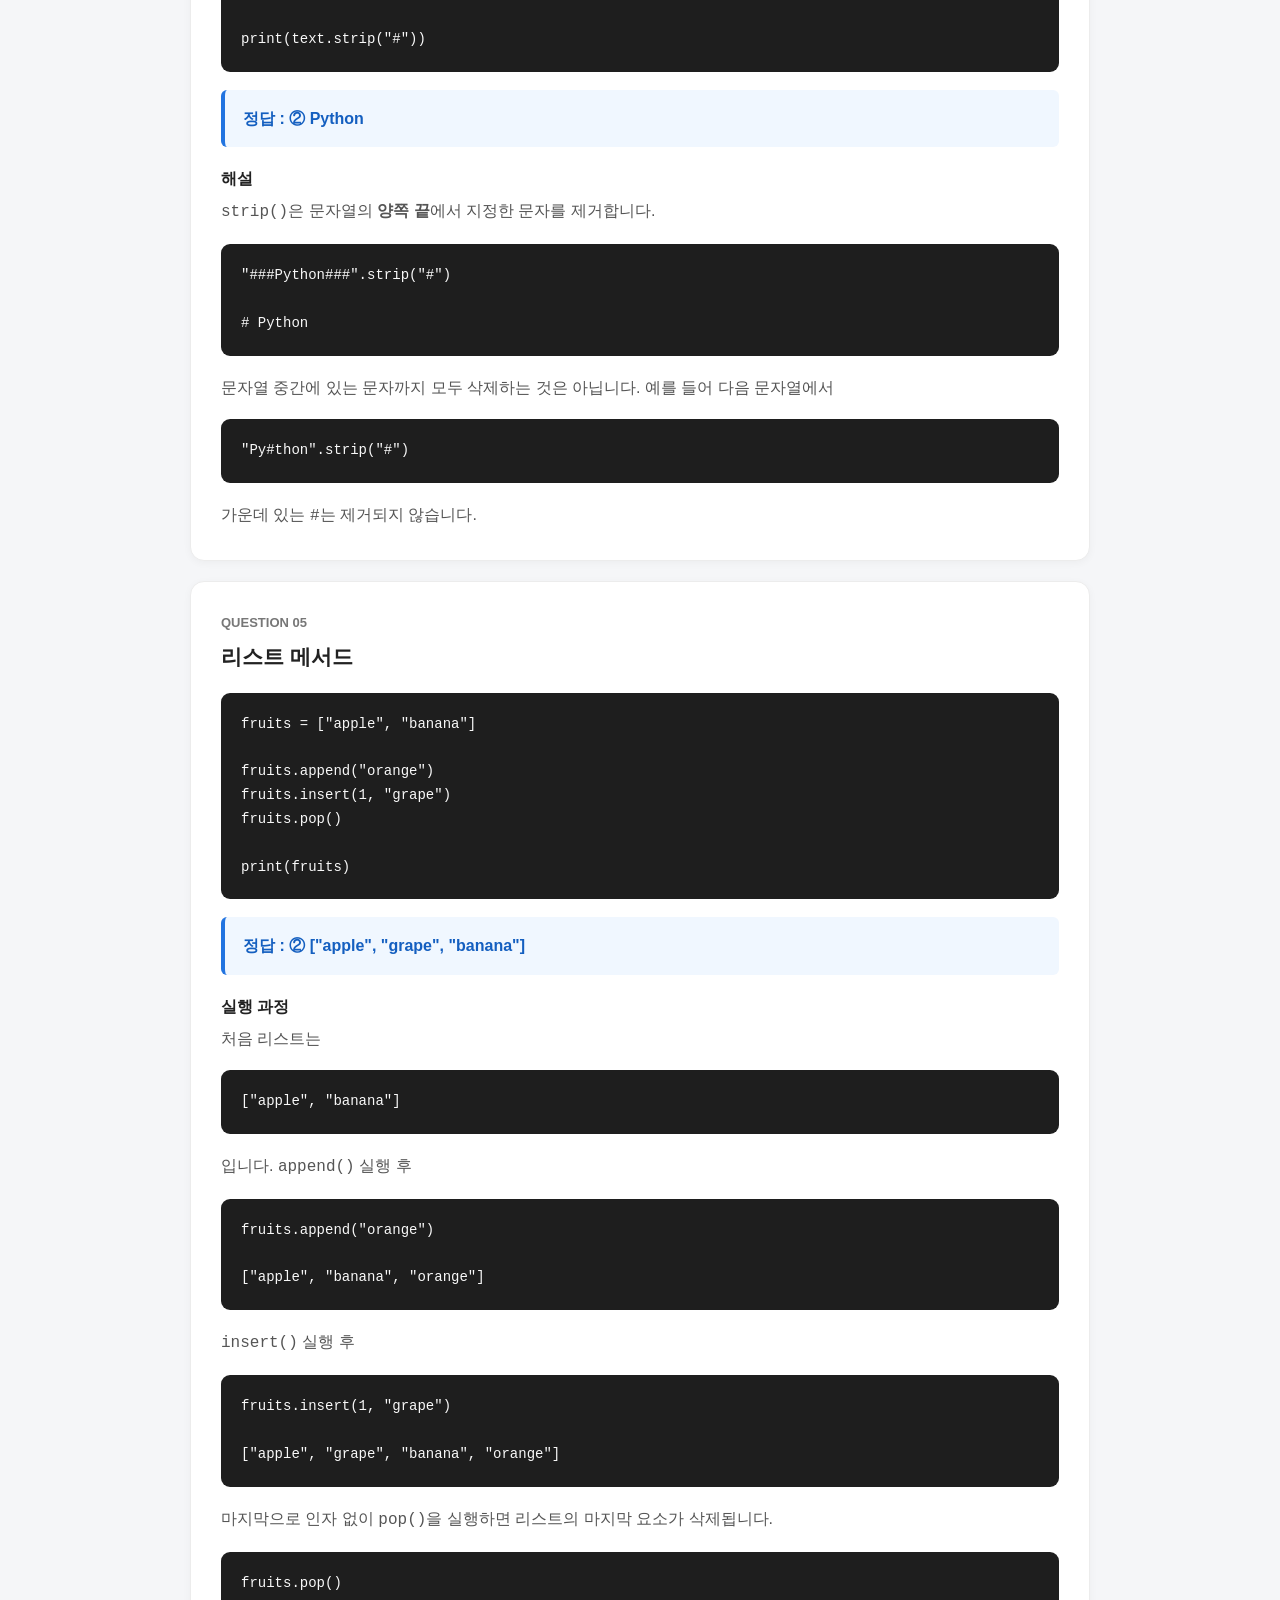
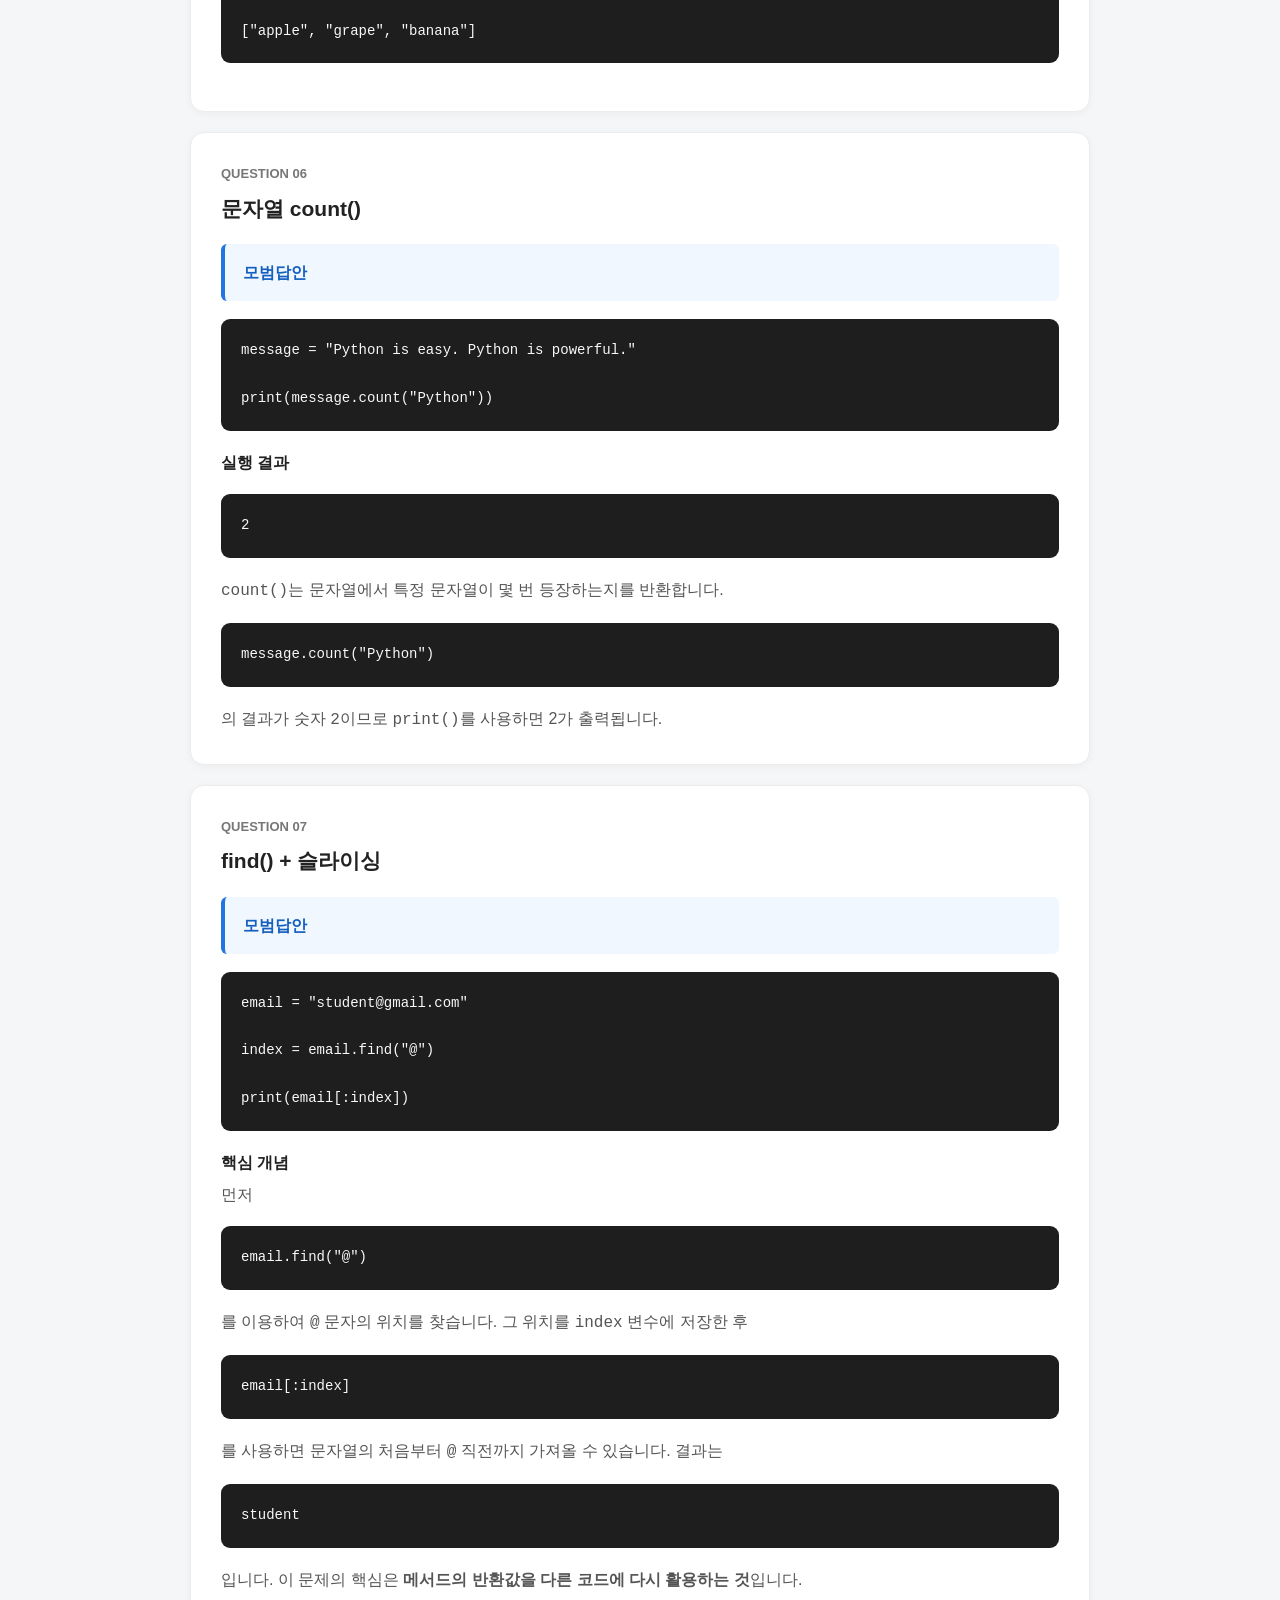
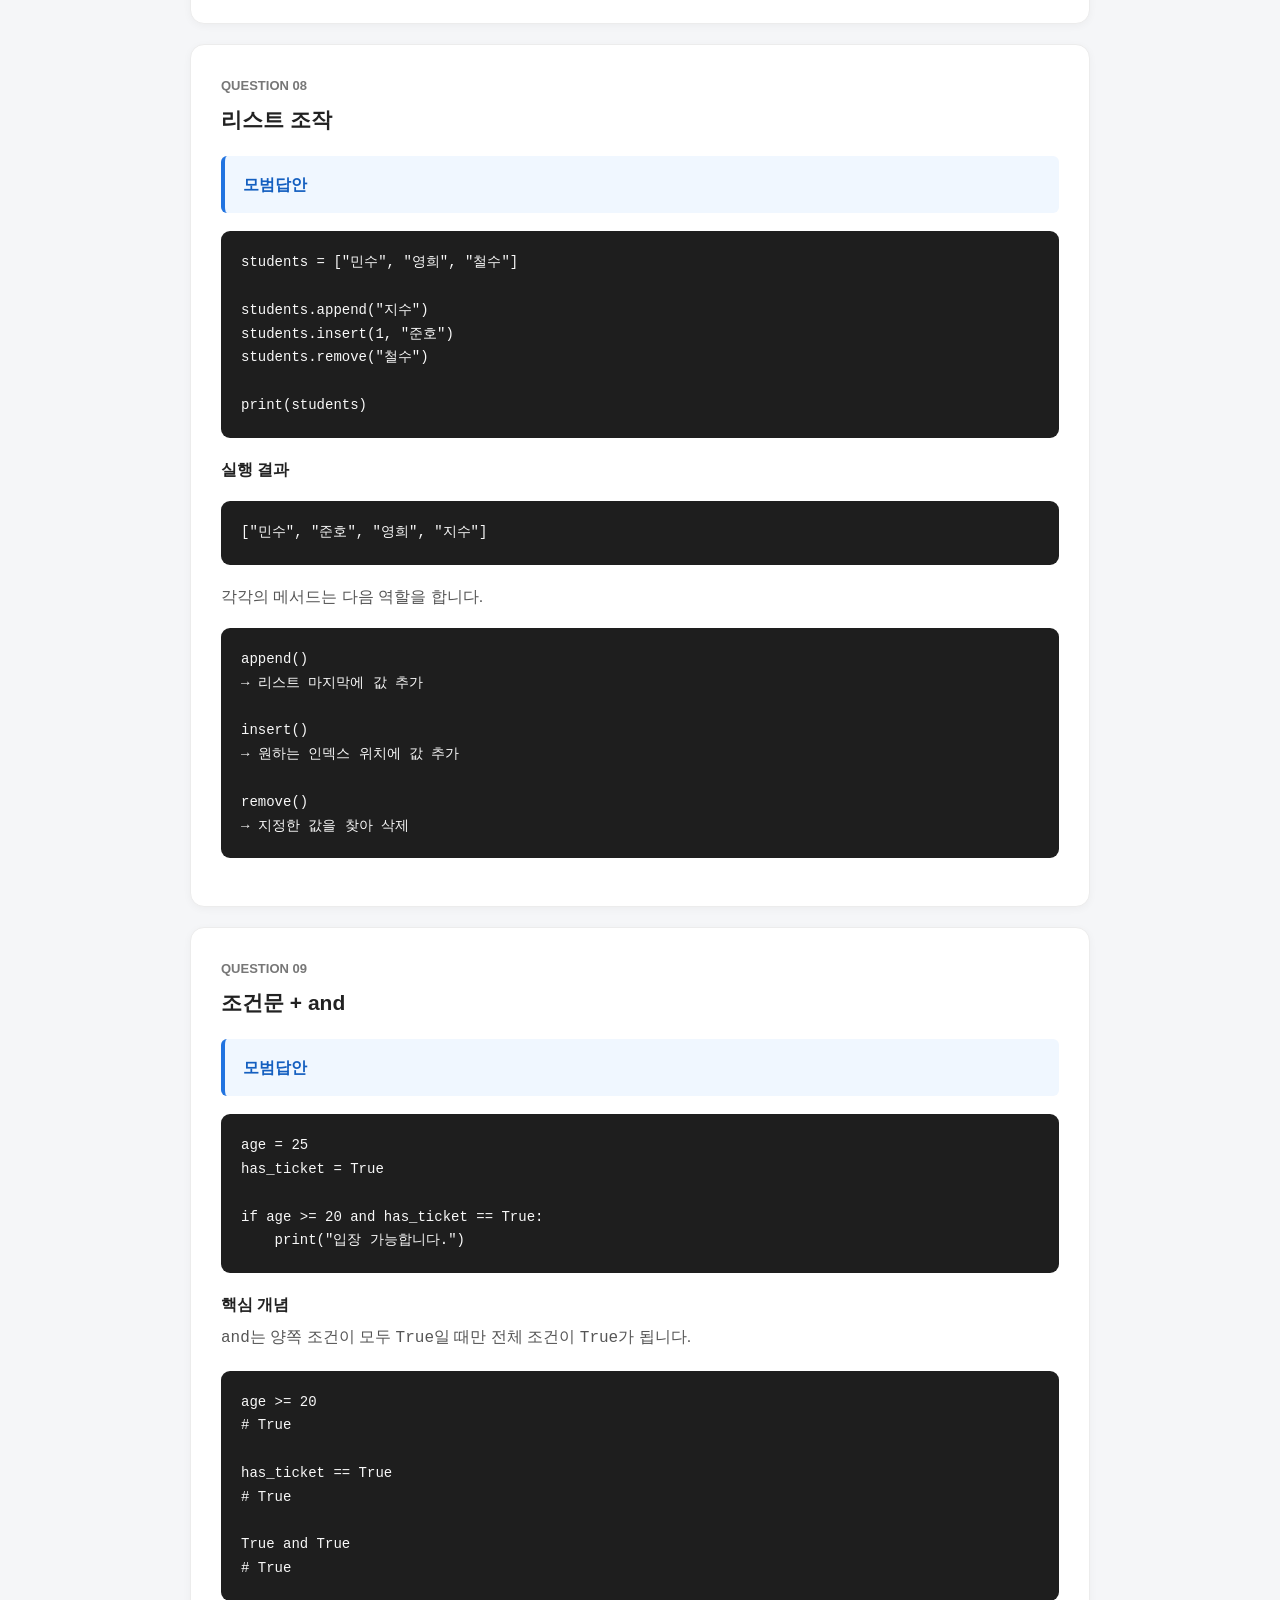
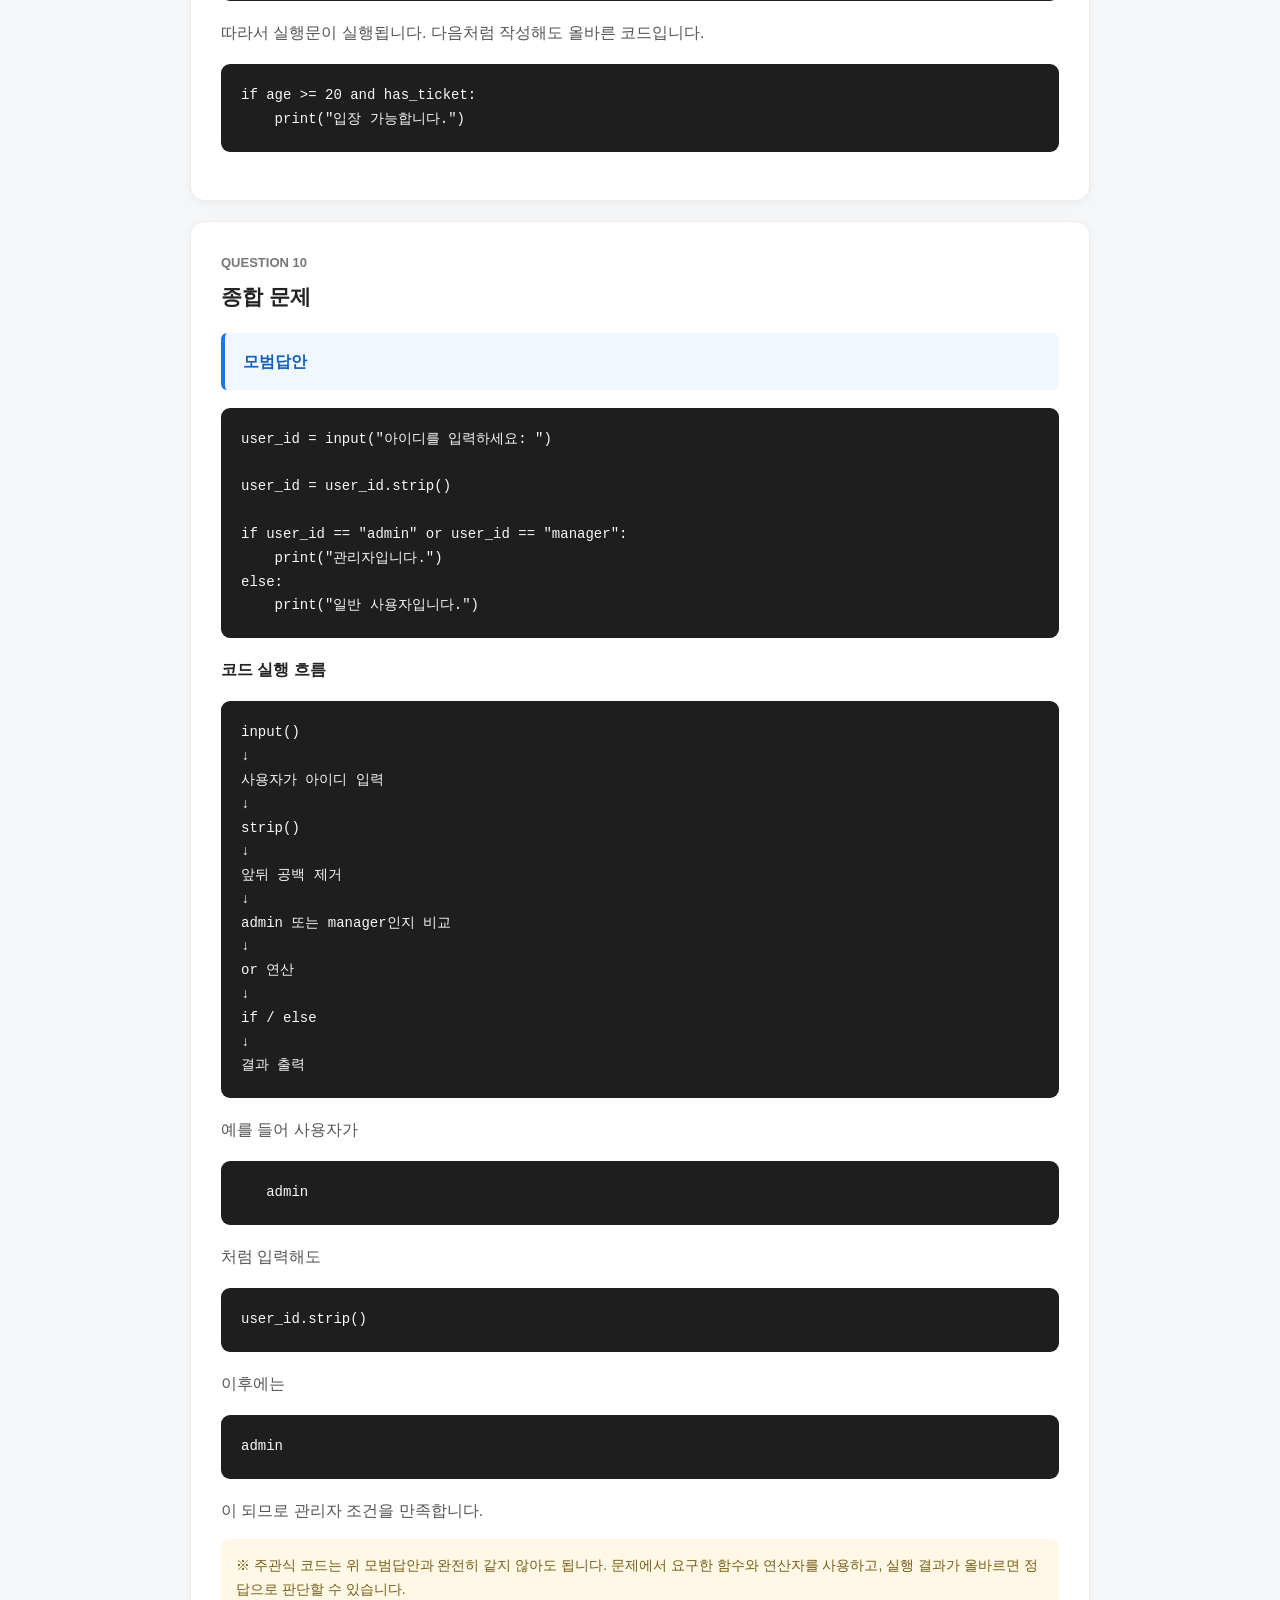
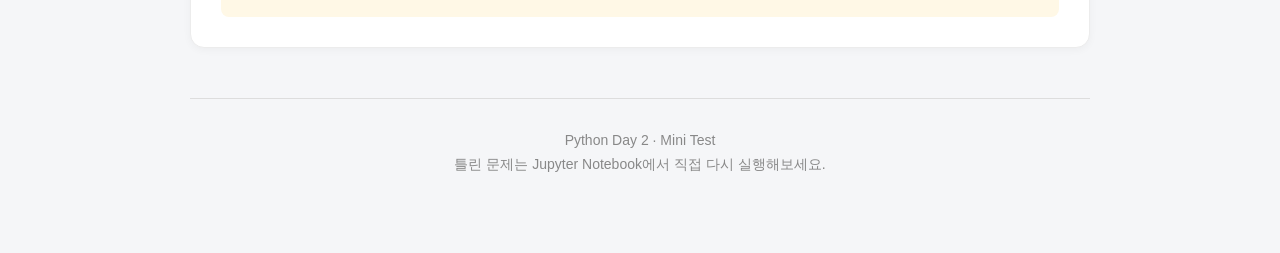
<file: answer_260827.html>
<!doctype html>
<html lang="ko">
  <head>
    <meta charset="UTF-8" />
    <meta name="viewport" content="width=device-width, initial-scale=1.0" />

    <title>Python Day 2 | 정답 및 해설</title>

    <style>
      * {
        box-sizing: border-box;
      }

      body {
        margin: 0;
        background: #f5f6f8;
        color: #222;
        font-family:
          Pretendard,
          -apple-system,
          BlinkMacSystemFont,
          "Segoe UI",
          sans-serif;
        line-height: 1.7;
      }

      .container {
        width: min(900px, 92%);
        margin: 60px auto 100px;
      }

      header {
        margin-bottom: 40px;
      }

      .badge {
        display: inline-block;
        margin: 0 0 12px;
        padding: 7px 13px;
        background: #222;
        color: white;
        border-radius: 30px;
        font-size: 13px;
        font-weight: 700;
      }

      h1 {
        margin: 0;
        font-size: 38px;
        line-height: 1.3;
      }

      .description {
        margin-top: 14px;
        color: #666;
        font-size: 16px;
      }

      .summary {
        margin-bottom: 30px;
        padding: 25px;
        background: #fff;
        border: 1px solid #e9e9e9;
        border-radius: 14px;
      }

      .question {
        margin-bottom: 20px;
        padding: 30px;
        background: white;
        border: 1px solid #ececec;
        border-radius: 14px;
        box-shadow: 0 2px 8px rgba(0, 0, 0, 0.04);
      }

      .question-number {
        margin-bottom: 5px;
        color: #777;
        font-size: 13px;
        font-weight: 700;
      }

      .question h2 {
        margin: 0 0 18px;
        font-size: 21px;
      }

      .answer {
        margin: 18px 0;
        padding: 15px 18px;
        background: #f0f7ff;
        border-left: 4px solid #2274e0;
        border-radius: 6px;
      }

      .answer strong {
        color: #145fc0;
      }

      .explanation {
        margin-top: 15px;
        color: #555;
      }

      .explanation-title {
        margin-bottom: 5px;
        color: #222;
        font-weight: 700;
      }

      pre {
        margin: 18px 0;
        padding: 20px;
        overflow-x: auto;
        background: #1e1e1e;
        color: #f8f8f8;
        border-radius: 9px;
        font-family: Consolas, Monaco, monospace;
        font-size: 14px;
        line-height: 1.7;
        white-space: pre-wrap;
      }

      code {
        font-family: Consolas, Monaco, monospace;
      }

      .notice {
        margin-top: 15px;
        padding: 15px;
        background: #fff8e6;
        border-radius: 8px;
        color: #765c16;
        font-size: 14px;
      }

      footer {
        margin-top: 50px;
        padding-top: 30px;
        border-top: 1px solid #ddd;
        text-align: center;
        color: #888;
        font-size: 14px;
      }

      @media (max-width: 600px) {
        .container {
          margin-top: 35px;
        }

        h1 {
          font-size: 29px;
        }

        .question {
          padding: 22px;
        }
      }
    </style>
  </head>

  <body>
    <div class="container">
      <header>
        <p class="badge">Python Day 2</p>

        <h1>
          Python 기초 미니 테스트<br />
          정답 및 해설
        </h1>

        <p class="description">
          문자열 · 인덱스 · 슬라이싱 · 리스트 · 조건문 문제의 정답과 핵심 개념을
          확인하세요.
        </p>
      </header>

      <section class="summary">
        <strong>복습 안내</strong>

        <p>
          객관식은 정답 번호만 확인하지 말고 왜 해당 결과가 나오는지 코드를 직접
          다시 실행해보세요.
        </p>

        <p>
          6~10번은 주관식 코드 문제이므로 아래 코드는 하나의
          <strong>모범답안</strong>입니다. 실행 결과와 요구 조건을 만족한다면
          코드가 완전히 같지 않아도 정답이 될 수 있습니다.
        </p>
      </section>

      <!-- 1번 -->
      <section class="question">
        <div class="question-number">QUESTION 01</div>

        <h2>문자열 함수와 메서드</h2>

        <p>함수(Function)와 메서드(Method)의 사용 방법이 올바르지 않은 것은?</p>

        <div class="answer">
          <strong>정답 : ④ "Python".len()</strong>
        </div>

        <div class="explanation">
          <div class="explanation-title">해설</div>

          <code>len()</code>은 문자열에 붙여 사용하는 메서드가 아니라 값을
          인자로 전달하는 함수입니다.

          <pre>
len("Python")
# 6</pre
          >

          반면 <code>find()</code>, <code>count()</code>는 문자열 객체에 붙여
          사용하는 메서드입니다.

          <pre>
"Python".find("t")

"banana".count("a")</pre
          >

          따라서 다음 코드는 사용할 수 없습니다.

          <pre>"Python".len()</pre>
        </div>
      </section>

      <!-- 2번 -->
      <section class="question">
        <div class="question-number">QUESTION 02</div>

        <h2>문자열 인덱스</h2>

        <pre>
text = "Python"

print(text[0])
print(text[2])
print(text[-1])</pre
        >

        <div class="answer">
          <strong>정답 : ① P, t, n</strong>
        </div>

        <div class="explanation">
          <div class="explanation-title">해설</div>

          Python 문자열의 인덱스는 0부터 시작합니다.

          <pre>
문자   P  y  t  h  o  n
양수   0  1  2  3  4  5
음수  -6 -5 -4 -3 -2 -1</pre
          >

          따라서

          <pre>
text[0]
# P

text[2]
# t

text[-1]
# n</pre
          >

          이 됩니다.
        </div>
      </section>

      <!-- 3번 -->
      <section class="question">
        <div class="question-number">QUESTION 03</div>

        <h2>문자열 슬라이싱</h2>

        <pre>
text = "DataAnalysis"

print(text[0:4])</pre
        >

        <div class="answer">
          <strong>정답 : ① Data</strong>
        </div>

        <div class="explanation">
          <div class="explanation-title">해설</div>

          슬라이싱은 다음 형태로 사용합니다.

          <pre>문자열[시작 인덱스 : 끝 인덱스]</pre>

          중요한 점은
          <strong>끝 인덱스의 문자는 포함하지 않는다는 것</strong>입니다. 따라서

          <pre>text[0:4]</pre>

          는 인덱스 0, 1, 2, 3에 해당하는

          <pre>Data</pre>

          만 가져옵니다.
        </div>
      </section>

      <!-- 4번 -->
      <section class="question">
        <div class="question-number">QUESTION 04</div>

        <h2>strip() 메서드</h2>

        <pre>
text = "###Python###"

print(text.strip("#"))</pre
        >

        <div class="answer">
          <strong>정답 : ② Python</strong>
        </div>

        <div class="explanation">
          <div class="explanation-title">해설</div>

          <code>strip()</code>은 문자열의 <strong>양쪽 끝</strong>에서 지정한
          문자를 제거합니다.

          <pre>
"###Python###".strip("#")

# Python</pre
          >

          문자열 중간에 있는 문자까지 모두 삭제하는 것은 아닙니다. 예를 들어
          다음 문자열에서

          <pre>"Py#thon".strip("#")</pre>

          가운데 있는 <code>#</code>는 제거되지 않습니다.
        </div>
      </section>

      <!-- 5번 -->
      <section class="question">
        <div class="question-number">QUESTION 05</div>

        <h2>리스트 메서드</h2>

        <pre>
fruits = ["apple", "banana"]

fruits.append("orange")
fruits.insert(1, "grape")
fruits.pop()

print(fruits)</pre
        >

        <div class="answer">
          <strong>정답 : ② ["apple", "grape", "banana"]</strong>
        </div>

        <div class="explanation">
          <div class="explanation-title">실행 과정</div>

          처음 리스트는

          <pre>["apple", "banana"]</pre>

          입니다.

          <code>append()</code> 실행 후

          <pre>
fruits.append("orange")

["apple", "banana", "orange"]</pre
          >

          <code>insert()</code> 실행 후

          <pre>
fruits.insert(1, "grape")

["apple", "grape", "banana", "orange"]</pre
          >

          마지막으로 인자 없이 <code>pop()</code>을 실행하면 리스트의 마지막
          요소가 삭제됩니다.

          <pre>
fruits.pop()

["apple", "grape", "banana"]</pre
          >
        </div>
      </section>

      <!-- 6번 -->
      <section class="question">
        <div class="question-number">QUESTION 06</div>

        <h2>문자열 count()</h2>

        <div class="answer">
          <strong>모범답안</strong>
        </div>

        <pre>
message = "Python is easy. Python is powerful."

print(message.count("Python"))</pre
        >

        <div class="explanation">
          <div class="explanation-title">실행 결과</div>

          <pre>2</pre>

          <code>count()</code>는 문자열에서 특정 문자열이 몇 번 등장하는지를
          반환합니다.

          <pre>message.count("Python")</pre>

          의 결과가 숫자 <code>2</code>이므로 <code>print()</code>를 사용하면
          2가 출력됩니다.
        </div>
      </section>

      <!-- 7번 -->
      <section class="question">
        <div class="question-number">QUESTION 07</div>

        <h2>find() + 슬라이싱</h2>

        <div class="answer">
          <strong>모범답안</strong>
        </div>

        <pre>
email = "student@gmail.com"

index = email.find("@")

print(email[:index])</pre
        >

        <div class="explanation">
          <div class="explanation-title">핵심 개념</div>

          먼저

          <pre>email.find("@")</pre>

          를 이용하여 <code>@</code> 문자의 위치를 찾습니다. 그 위치를
          <code>index</code> 변수에 저장한 후

          <pre>email[:index]</pre>

          를 사용하면 문자열의 처음부터
          <code>@</code> 직전까지 가져올 수 있습니다. 결과는

          <pre>student</pre>

          입니다. 이 문제의 핵심은
          <strong>메서드의 반환값을 다른 코드에 다시 활용하는 것</strong>입니다.
        </div>
      </section>

      <!-- 8번 -->
      <section class="question">
        <div class="question-number">QUESTION 08</div>

        <h2>리스트 조작</h2>

        <div class="answer">
          <strong>모범답안</strong>
        </div>

        <pre>
students = ["민수", "영희", "철수"]

students.append("지수")
students.insert(1, "준호")
students.remove("철수")

print(students)</pre
        >

        <div class="explanation">
          <div class="explanation-title">실행 결과</div>

          <pre>["민수", "준호", "영희", "지수"]</pre>

          각각의 메서드는 다음 역할을 합니다.

          <pre>
append()
→ 리스트 마지막에 값 추가

insert()
→ 원하는 인덱스 위치에 값 추가

remove()
→ 지정한 값을 찾아 삭제</pre
          >
        </div>
      </section>

      <!-- 9번 -->
      <section class="question">
        <div class="question-number">QUESTION 09</div>

        <h2>조건문 + and</h2>

        <div class="answer">
          <strong>모범답안</strong>
        </div>

        <pre>
age = 25
has_ticket = True

if age >= 20 and has_ticket == True:
    print("입장 가능합니다.")</pre
        >

        <div class="explanation">
          <div class="explanation-title">핵심 개념</div>

          <code>and</code>는 양쪽 조건이 모두 <code>True</code>일 때만 전체
          조건이 <code>True</code>가 됩니다.

          <pre>
age >= 20
# True

has_ticket == True
# True

True and True
# True</pre
          >

          따라서 실행문이 실행됩니다. 다음처럼 작성해도 올바른 코드입니다.

          <pre>
if age >= 20 and has_ticket:
    print("입장 가능합니다.")</pre
          >
        </div>
      </section>

      <!-- 10번 -->
      <section class="question">
        <div class="question-number">QUESTION 10</div>

        <h2>종합 문제</h2>

        <div class="answer">
          <strong>모범답안</strong>
        </div>

        <pre>
user_id = input("아이디를 입력하세요: ")

user_id = user_id.strip()

if user_id == "admin" or user_id == "manager":
    print("관리자입니다.")
else:
    print("일반 사용자입니다.")</pre
        >

        <div class="explanation">
          <div class="explanation-title">코드 실행 흐름</div>

          <pre>
input()
↓
사용자가 아이디 입력
↓
strip()
↓
앞뒤 공백 제거
↓
admin 또는 manager인지 비교
↓
or 연산
↓
if / else
↓
결과 출력</pre
          >

          예를 들어 사용자가

          <pre>   admin   </pre>

          처럼 입력해도

          <pre>user_id.strip()</pre>

          이후에는

          <pre>admin</pre>

          이 되므로 관리자 조건을 만족합니다.
        </div>

        <div class="notice">
          ※ 주관식 코드는 위 모범답안과 완전히 같지 않아도 됩니다. 문제에서
          요구한 함수와 연산자를 사용하고, 실행 결과가 올바르면 정답으로 판단할
          수 있습니다.
        </div>
      </section>

      <footer>
        Python Day 2 · Mini Test<br />
        틀린 문제는 Jupyter Notebook에서 직접 다시 실행해보세요.
      </footer>
    </div>
  </body>
</html>
</file>
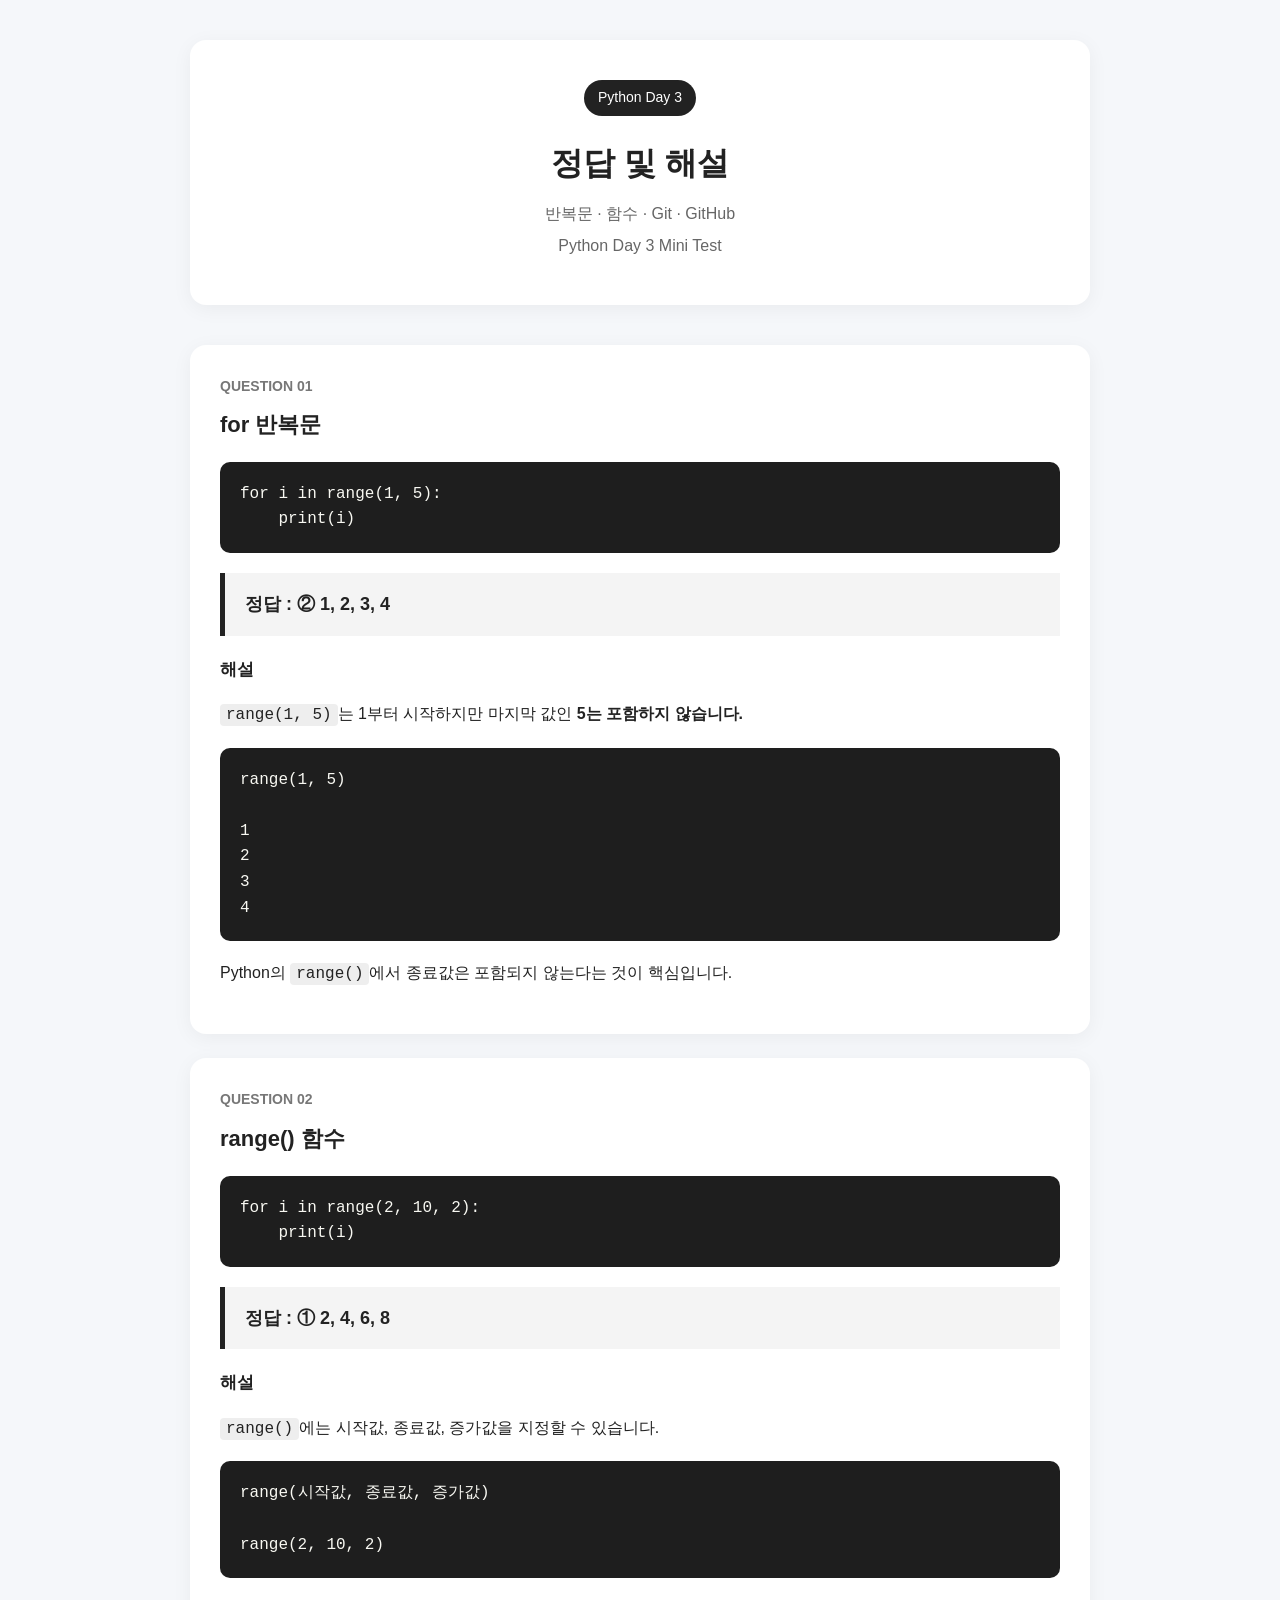
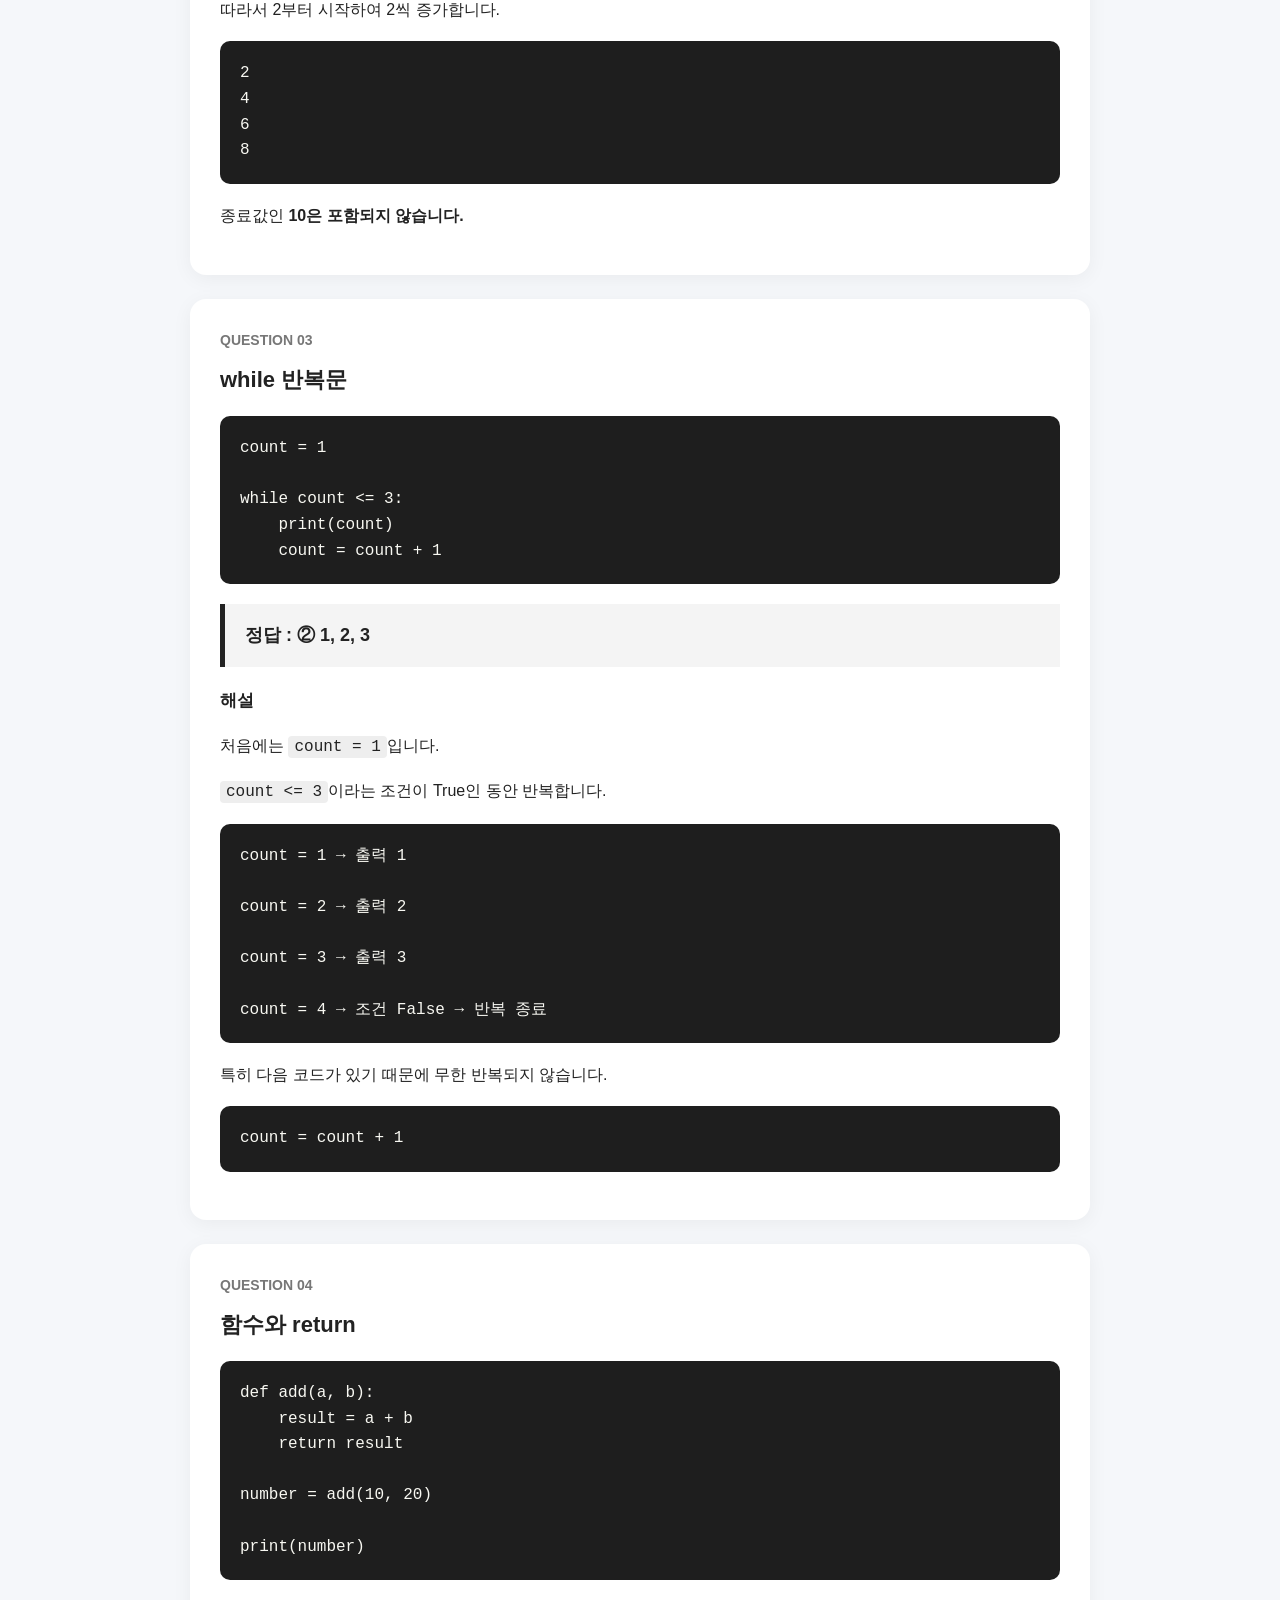
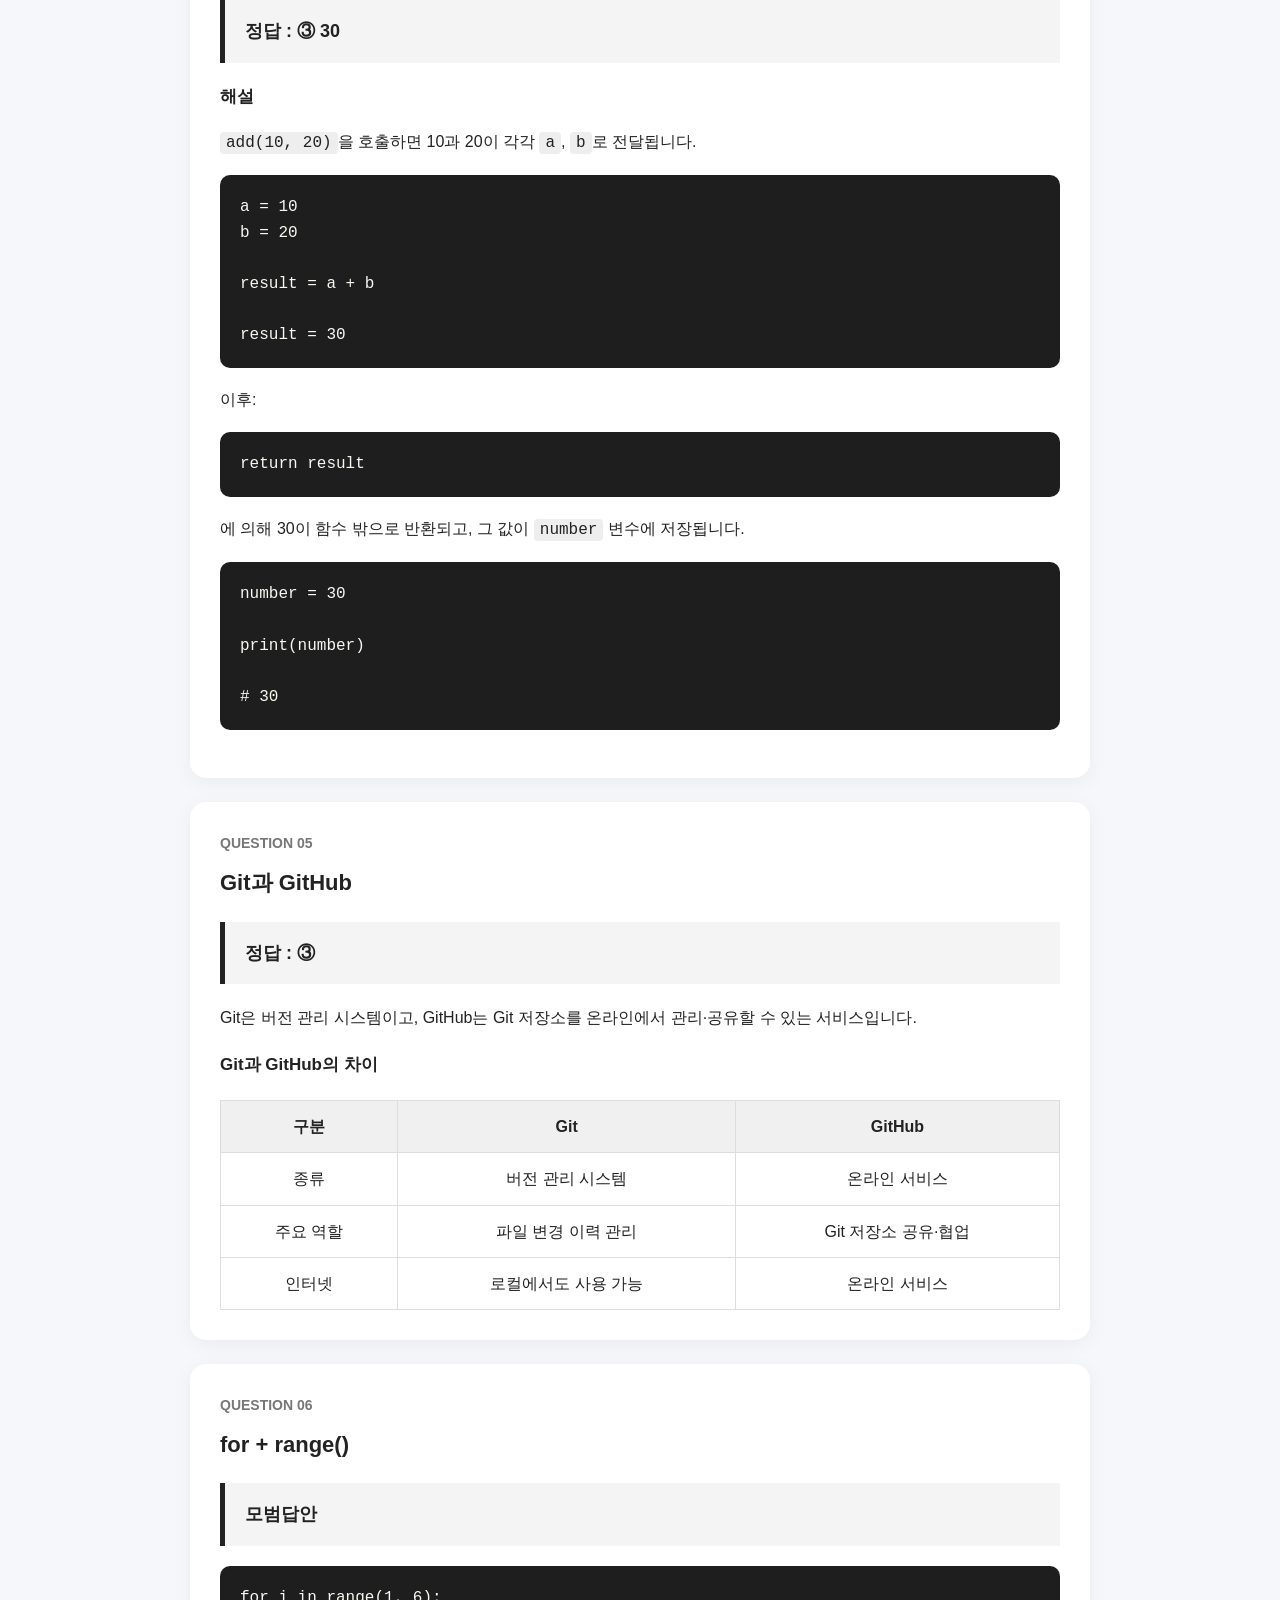
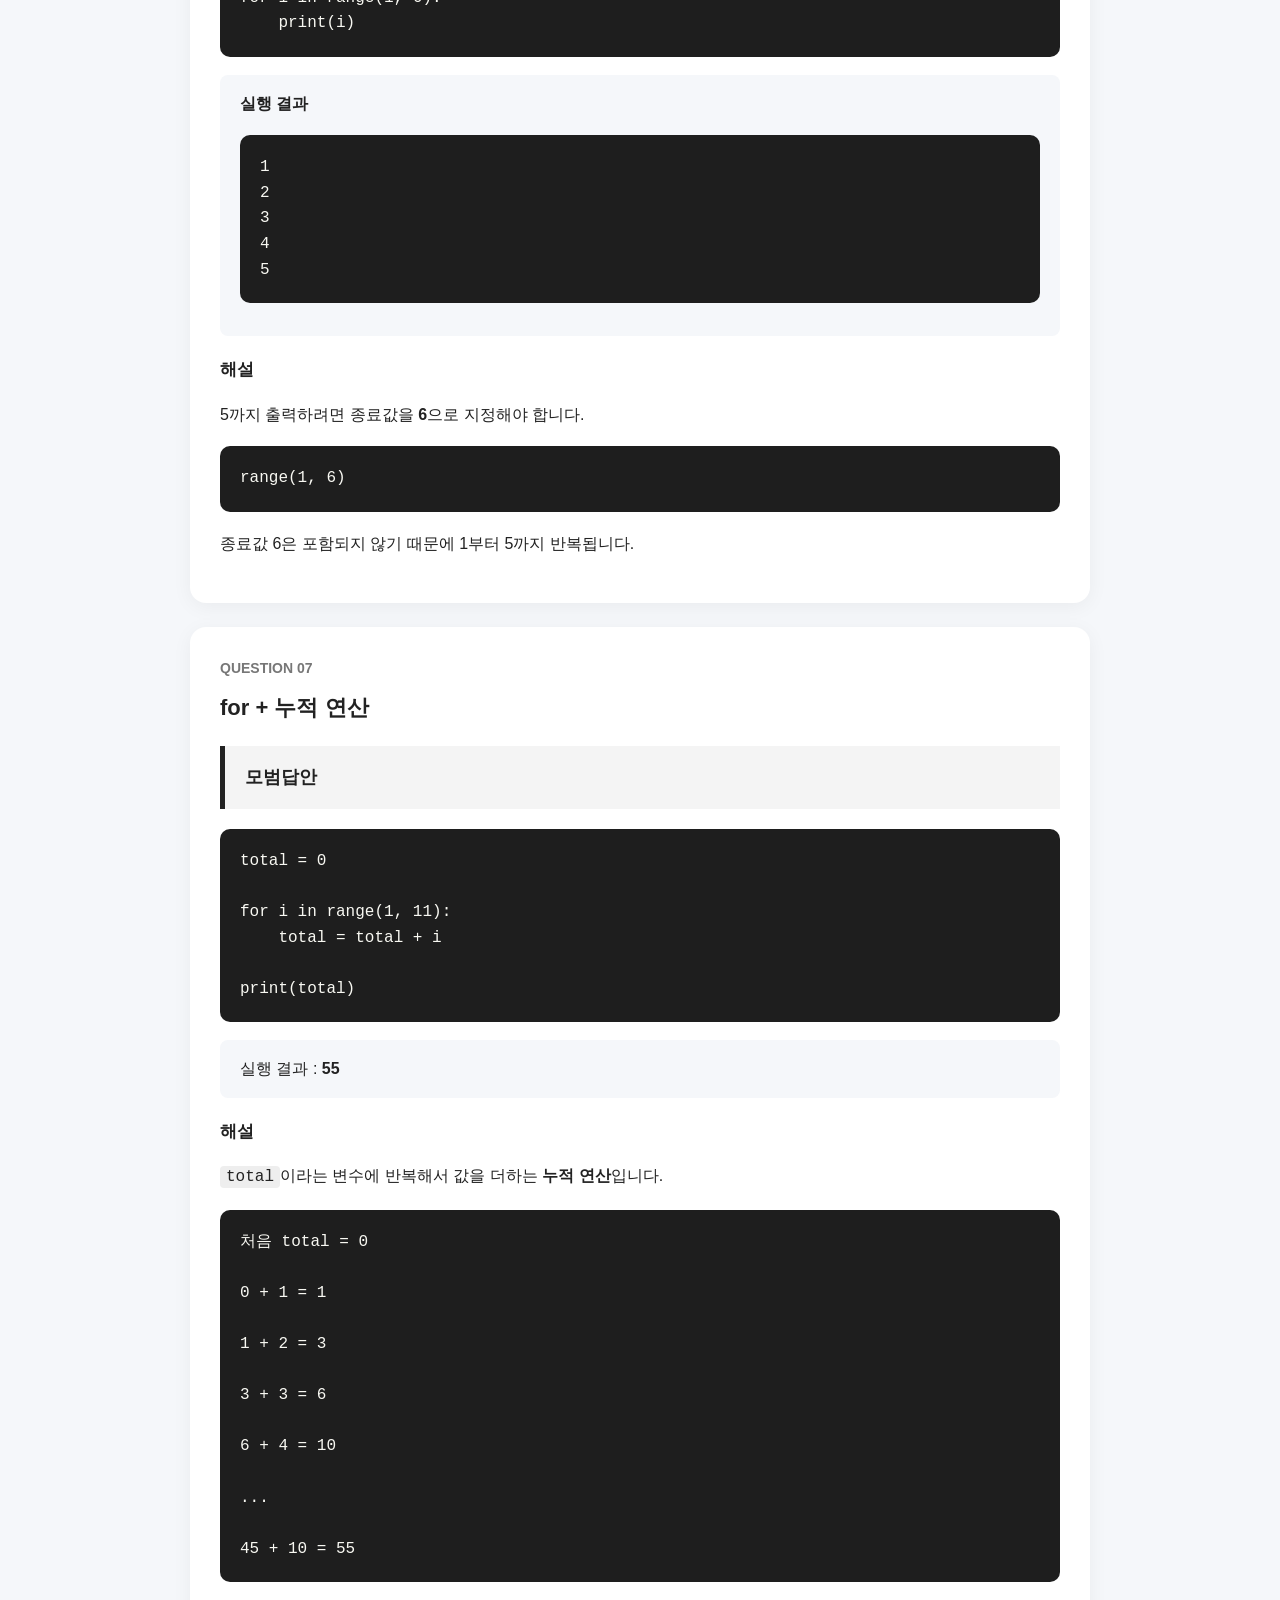
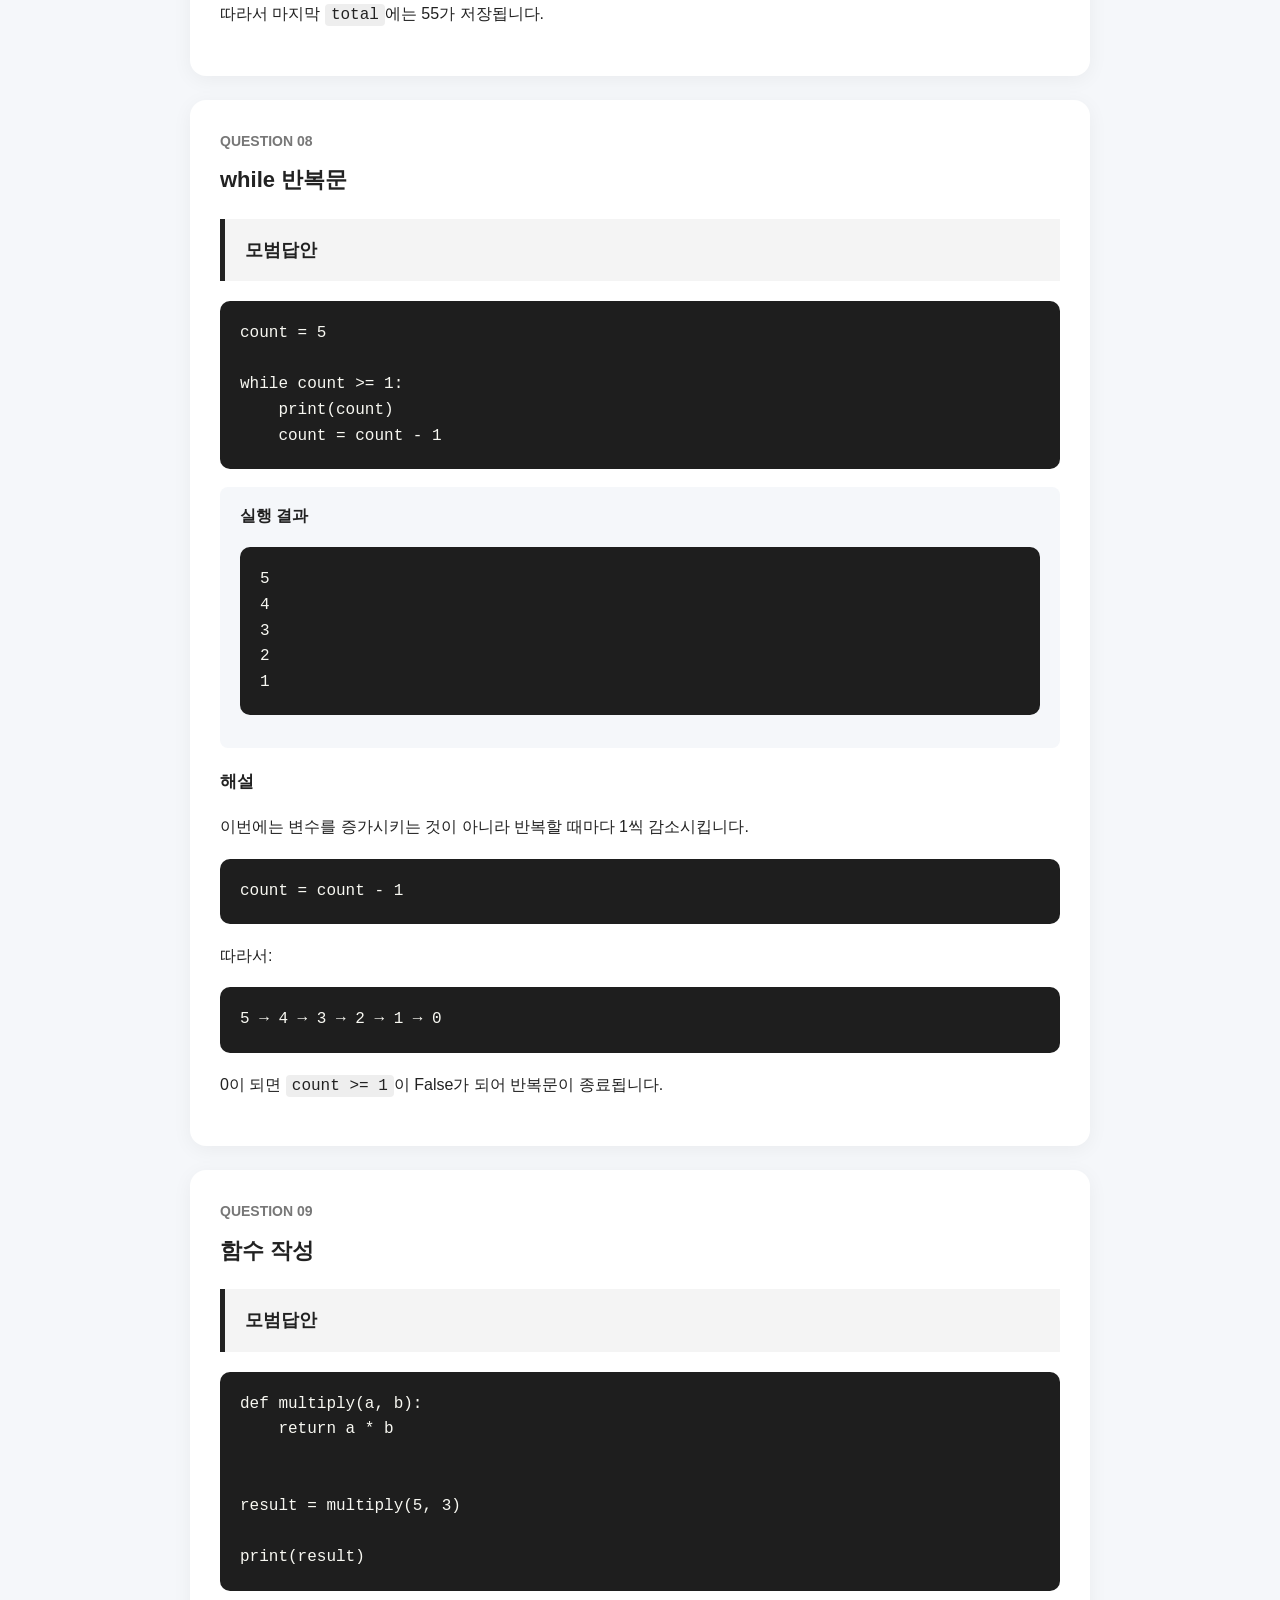
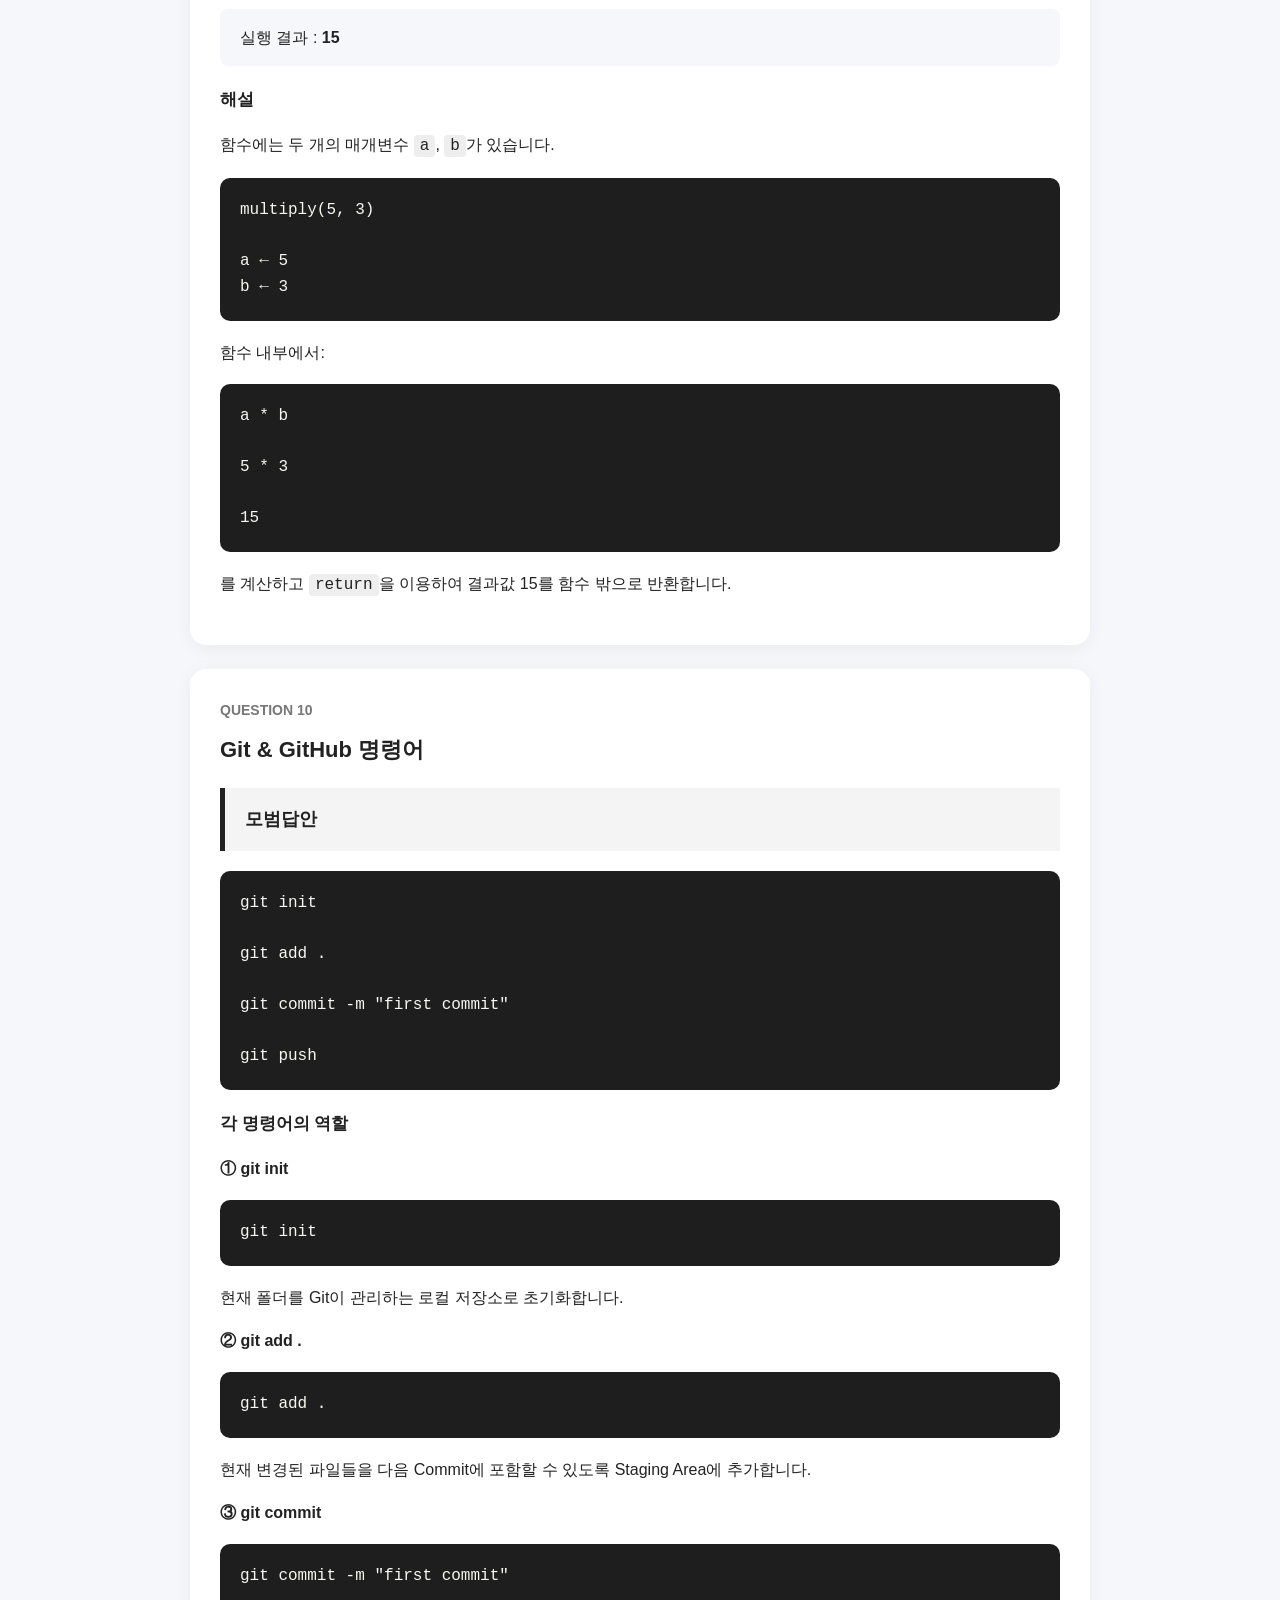
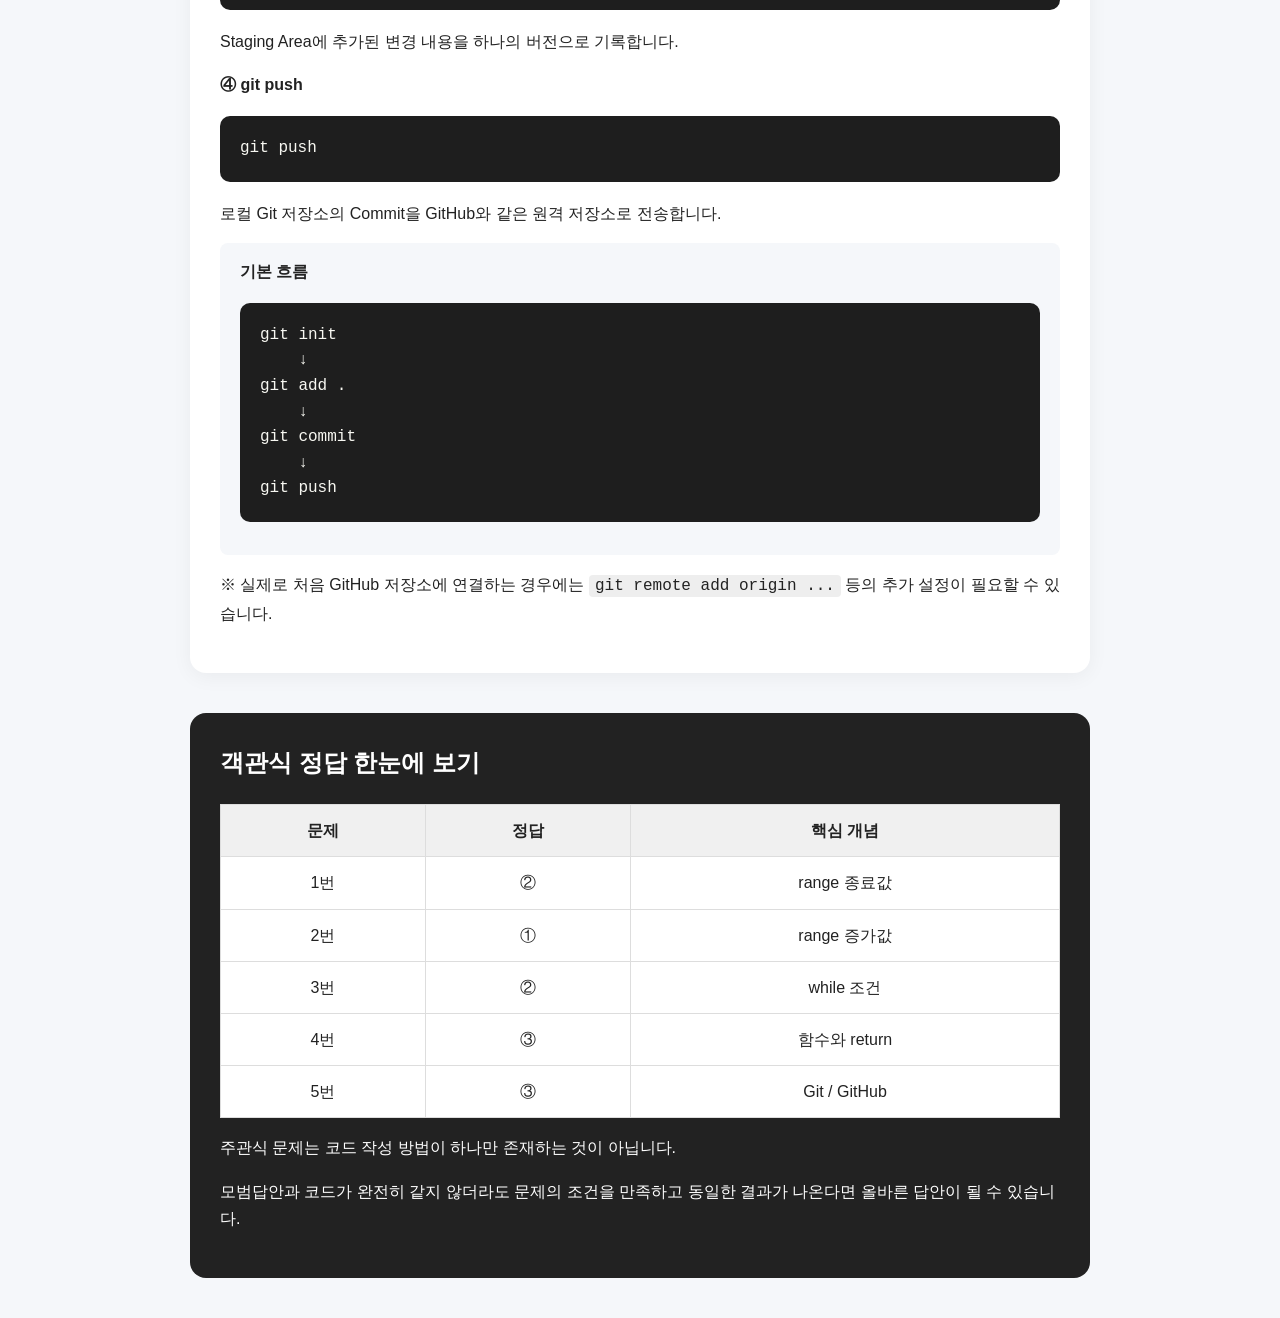
<file: answer_260828.html>
<!doctype html>
<html lang="ko">
  <head>
    <meta charset="UTF-8" />

    <meta name="viewport" content="width=device-width, initial-scale=1.0" />

    <title>Python Day 3 | 정답 및 해설</title>

    <style>
      * {
        box-sizing: border-box;
      }

      body {
        margin: 0;

        padding: 40px 20px;

        background: #f5f7fa;

        color: #222;

        font-family: -apple-system, BlinkMacSystemFont, "Segoe UI", sans-serif;

        line-height: 1.7;
      }

      .container {
        width: 100%;

        max-width: 900px;

        margin: 0 auto;
      }

      header {
        margin-bottom: 40px;

        padding: 40px;

        background: white;

        border-radius: 16px;

        text-align: center;

        box-shadow: 0 4px 20px rgba(0, 0, 0, 0.05);
      }

      .badge {
        display: inline-block;

        margin-bottom: 10px;

        padding: 6px 14px;

        border-radius: 20px;

        background: #222;

        color: white;

        font-size: 14px;
      }

      h1 {
        margin: 10px 0;

        font-size: 32px;
      }

      header p {
        margin: 5px 0;

        color: #666;
      }

      .answer-card {
        margin-bottom: 24px;

        padding: 30px;

        background: white;

        border-radius: 16px;

        box-shadow: 0 4px 20px rgba(0, 0, 0, 0.05);
      }

      .question-number {
        margin-bottom: 8px;

        color: #777;

        font-size: 14px;

        font-weight: bold;
      }

      .answer-card h2 {
        margin-top: 0;

        margin-bottom: 15px;

        font-size: 22px;
      }

      .correct-answer {
        margin: 20px 0;

        padding: 16px 20px;

        border-left: 5px solid #222;

        background: #f4f4f4;

        font-size: 18px;

        font-weight: bold;
      }

      .explanation {
        margin-top: 20px;
      }

      .explanation h3 {
        margin-bottom: 8px;

        font-size: 17px;
      }

      pre {
        overflow-x: auto;

        margin: 18px 0;

        padding: 20px;

        border-radius: 10px;

        background: #1e1e1e;

        color: #f8f8f2;

        line-height: 1.6;
      }

      code {
        font-family: "SFMono-Regular", Consolas, "Liberation Mono", monospace;
      }

      p code {
        padding: 2px 6px;

        border-radius: 4px;

        background: #eeeeee;

        color: #222;
      }

      .result-box {
        margin: 15px 0;

        padding: 15px 20px;

        border-radius: 8px;

        background: #f5f7fa;
      }

      .point {
        font-weight: bold;
      }

      .summary {
        margin-top: 40px;

        padding: 30px;

        border-radius: 16px;

        background: #222;

        color: white;
      }

      .summary h2 {
        margin-top: 0;
      }

      table {
        width: 100%;

        margin-top: 20px;

        border-collapse: collapse;

        background: white;

        color: #222;
      }

      th,
      td {
        padding: 12px;

        border: 1px solid #ddd;

        text-align: center;
      }

      th {
        background: #f0f0f0;
      }

      @media (max-width: 600px) {
        body {
          padding: 20px 12px;
        }

        header,
        .answer-card,
        .summary {
          padding: 22px;
        }

        h1 {
          font-size: 25px;
        }
      }
    </style>
  </head>

  <body>
    <div class="container">
      <!-- =====================================
       HEADER
  ====================================== -->

      <header>
        <div class="badge">Python Day 3</div>

        <h1>정답 및 해설</h1>

        <p>반복문 · 함수 · Git · GitHub</p>

        <p>Python Day 3 Mini Test</p>
      </header>

      <!-- =====================================
       QUESTION 01
  ====================================== -->

      <section class="answer-card">
        <div class="question-number">QUESTION 01</div>

        <h2>for 반복문</h2>

        <pre><code>for i in range(1, 5):
    print(i)</code></pre>

        <div class="correct-answer">정답 : ② 1, 2, 3, 4</div>

        <div class="explanation">
          <h3>해설</h3>

          <p>
            <code>range(1, 5)</code>는 1부터 시작하지만 마지막 값인
            <strong>5는 포함하지 않습니다.</strong>
          </p>

          <pre><code>range(1, 5)

1
2
3
4</code></pre>

          <p>
            Python의 <code>range()</code>에서 종료값은 포함되지 않는다는 것이
            핵심입니다.
          </p>
        </div>
      </section>

      <!-- =====================================
       QUESTION 02
  ====================================== -->

      <section class="answer-card">
        <div class="question-number">QUESTION 02</div>

        <h2>range() 함수</h2>

        <pre><code>for i in range(2, 10, 2):
    print(i)</code></pre>

        <div class="correct-answer">정답 : ① 2, 4, 6, 8</div>

        <div class="explanation">
          <h3>해설</h3>

          <p>
            <code>range()</code>에는 시작값, 종료값, 증가값을 지정할 수
            있습니다.
          </p>

          <pre><code>range(시작값, 종료값, 증가값)

range(2, 10, 2)</code></pre>

          <p>따라서 2부터 시작하여 2씩 증가합니다.</p>

          <pre><code>2
4
6
8</code></pre>

          <p>종료값인 <strong>10은 포함되지 않습니다.</strong></p>
        </div>
      </section>

      <!-- =====================================
       QUESTION 03
  ====================================== -->

      <section class="answer-card">
        <div class="question-number">QUESTION 03</div>

        <h2>while 반복문</h2>

        <pre><code>count = 1

while count &lt;= 3:
    print(count)
    count = count + 1</code></pre>

        <div class="correct-answer">정답 : ② 1, 2, 3</div>

        <div class="explanation">
          <h3>해설</h3>

          <p>처음에는 <code>count = 1</code>입니다.</p>

          <p><code>count &lt;= 3</code>이라는 조건이 True인 동안 반복합니다.</p>

          <pre><code>count = 1 → 출력 1

count = 2 → 출력 2

count = 3 → 출력 3

count = 4 → 조건 False → 반복 종료</code></pre>

          <p>특히 다음 코드가 있기 때문에 무한 반복되지 않습니다.</p>

          <pre><code>count = count + 1</code></pre>
        </div>
      </section>

      <!-- =====================================
       QUESTION 04
  ====================================== -->

      <section class="answer-card">
        <div class="question-number">QUESTION 04</div>

        <h2>함수와 return</h2>

        <pre><code>def add(a, b):
    result = a + b
    return result

number = add(10, 20)

print(number)</code></pre>

        <div class="correct-answer">정답 : ③ 30</div>

        <div class="explanation">
          <h3>해설</h3>

          <p>
            <code>add(10, 20)</code>을 호출하면 10과 20이 각각 <code>a</code>,
            <code>b</code>로 전달됩니다.
          </p>

          <pre><code>a = 10
b = 20

result = a + b

result = 30</code></pre>

          <p>이후:</p>

          <pre><code>return result</code></pre>

          <p>
            에 의해 30이 함수 밖으로 반환되고, 그 값이
            <code>number</code> 변수에 저장됩니다.
          </p>

          <pre><code>number = 30

print(number)

# 30</code></pre>
        </div>
      </section>

      <!-- =====================================
       QUESTION 05
  ====================================== -->

      <section class="answer-card">
        <div class="question-number">QUESTION 05</div>

        <h2>Git과 GitHub</h2>

        <div class="correct-answer">정답 : ③</div>

        <p>
          Git은 버전 관리 시스템이고, GitHub는 Git 저장소를 온라인에서
          관리·공유할 수 있는 서비스입니다.
        </p>

        <div class="explanation">
          <h3>Git과 GitHub의 차이</h3>

          <table>
            <thead>
              <tr>
                <th>구분</th>
                <th>Git</th>
                <th>GitHub</th>
              </tr>
            </thead>

            <tbody>
              <tr>
                <td>종류</td>
                <td>버전 관리 시스템</td>
                <td>온라인 서비스</td>
              </tr>

              <tr>
                <td>주요 역할</td>
                <td>파일 변경 이력 관리</td>
                <td>Git 저장소 공유·협업</td>
              </tr>

              <tr>
                <td>인터넷</td>
                <td>로컬에서도 사용 가능</td>
                <td>온라인 서비스</td>
              </tr>
            </tbody>
          </table>
        </div>
      </section>

      <!-- =====================================
       QUESTION 06
  ====================================== -->

      <section class="answer-card">
        <div class="question-number">QUESTION 06</div>

        <h2>for + range()</h2>

        <div class="correct-answer">모범답안</div>

        <pre><code>for i in range(1, 6):
    print(i)</code></pre>

        <div class="result-box">
          <strong>실행 결과</strong>

          <pre><code>1
2
3
4
5</code></pre>
        </div>

        <div class="explanation">
          <h3>해설</h3>

          <p>
            5까지 출력하려면 종료값을
            <strong>6</strong>으로 지정해야 합니다.
          </p>

          <pre><code>range(1, 6)</code></pre>

          <p>종료값 6은 포함되지 않기 때문에 1부터 5까지 반복됩니다.</p>
        </div>
      </section>

      <!-- =====================================
       QUESTION 07
  ====================================== -->

      <section class="answer-card">
        <div class="question-number">QUESTION 07</div>

        <h2>for + 누적 연산</h2>

        <div class="correct-answer">모범답안</div>

        <pre><code>total = 0

for i in range(1, 11):
    total = total + i

print(total)</code></pre>

        <div class="result-box">실행 결과 : <strong>55</strong></div>

        <div class="explanation">
          <h3>해설</h3>

          <p>
            <code>total</code>이라는 변수에 반복해서 값을 더하는
            <strong>누적 연산</strong>입니다.
          </p>

          <pre><code>처음 total = 0

0 + 1 = 1

1 + 2 = 3

3 + 3 = 6

6 + 4 = 10

...

45 + 10 = 55</code></pre>

          <p>따라서 마지막 <code>total</code>에는 55가 저장됩니다.</p>
        </div>
      </section>

      <!-- =====================================
       QUESTION 08
  ====================================== -->

      <section class="answer-card">
        <div class="question-number">QUESTION 08</div>

        <h2>while 반복문</h2>

        <div class="correct-answer">모범답안</div>

        <pre><code>count = 5

while count >= 1:
    print(count)
    count = count - 1</code></pre>

        <div class="result-box">
          <strong>실행 결과</strong>

          <pre><code>5
4
3
2
1</code></pre>
        </div>

        <div class="explanation">
          <h3>해설</h3>

          <p>
            이번에는 변수를 증가시키는 것이 아니라 반복할 때마다 1씩
            감소시킵니다.
          </p>

          <pre><code>count = count - 1</code></pre>

          <p>따라서:</p>

          <pre><code>5 → 4 → 3 → 2 → 1 → 0</code></pre>

          <p>
            0이 되면 <code>count >= 1</code>이 False가 되어 반복문이 종료됩니다.
          </p>
        </div>
      </section>

      <!-- =====================================
       QUESTION 09
  ====================================== -->

      <section class="answer-card">
        <div class="question-number">QUESTION 09</div>

        <h2>함수 작성</h2>

        <div class="correct-answer">모범답안</div>

        <pre><code>def multiply(a, b):
    return a * b


result = multiply(5, 3)

print(result)</code></pre>

        <div class="result-box">실행 결과 : <strong>15</strong></div>

        <div class="explanation">
          <h3>해설</h3>

          <p>
            함수에는 두 개의 매개변수
            <code>a</code>, <code>b</code>가 있습니다.
          </p>

          <pre><code>multiply(5, 3)

a ← 5
b ← 3</code></pre>

          <p>함수 내부에서:</p>

          <pre><code>a * b

5 * 3

15</code></pre>

          <p>
            를 계산하고 <code>return</code>을 이용하여 결과값 15를 함수 밖으로
            반환합니다.
          </p>
        </div>
      </section>

      <!-- =====================================
       QUESTION 10
  ====================================== -->

      <section class="answer-card">
        <div class="question-number">QUESTION 10</div>

        <h2>Git & GitHub 명령어</h2>

        <div class="correct-answer">모범답안</div>

        <pre><code>git init

git add .

git commit -m "first commit"

git push</code></pre>

        <div class="explanation">
          <h3>각 명령어의 역할</h3>

          <p>
            <strong>① git init</strong>
          </p>

          <pre><code>git init</code></pre>

          <p>현재 폴더를 Git이 관리하는 로컬 저장소로 초기화합니다.</p>

          <p>
            <strong>② git add .</strong>
          </p>

          <pre><code>git add .</code></pre>

          <p>
            현재 변경된 파일들을 다음 Commit에 포함할 수 있도록 Staging Area에
            추가합니다.
          </p>

          <p>
            <strong>③ git commit</strong>
          </p>

          <pre><code>git commit -m "first commit"</code></pre>

          <p>Staging Area에 추가된 변경 내용을 하나의 버전으로 기록합니다.</p>

          <p>
            <strong>④ git push</strong>
          </p>

          <pre><code>git push</code></pre>

          <p>
            로컬 Git 저장소의 Commit을 GitHub와 같은 원격 저장소로 전송합니다.
          </p>

          <div class="result-box">
            <strong>기본 흐름</strong>

            <pre><code>git init
    ↓
git add .
    ↓
git commit
    ↓
git push</code></pre>
          </div>

          <p>
            ※ 실제로 처음 GitHub 저장소에 연결하는 경우에는
            <code>git remote add origin ...</code> 등의 추가 설정이 필요할 수
            있습니다.
          </p>
        </div>
      </section>

      <!-- =====================================
       SUMMARY
  ====================================== -->

      <section class="summary">
        <h2>객관식 정답 한눈에 보기</h2>

        <table>
          <thead>
            <tr>
              <th>문제</th>
              <th>정답</th>
              <th>핵심 개념</th>
            </tr>
          </thead>

          <tbody>
            <tr>
              <td>1번</td>
              <td>②</td>
              <td>range 종료값</td>
            </tr>

            <tr>
              <td>2번</td>
              <td>①</td>
              <td>range 증가값</td>
            </tr>

            <tr>
              <td>3번</td>
              <td>②</td>
              <td>while 조건</td>
            </tr>

            <tr>
              <td>4번</td>
              <td>③</td>
              <td>함수와 return</td>
            </tr>

            <tr>
              <td>5번</td>
              <td>③</td>
              <td>Git / GitHub</td>
            </tr>
          </tbody>
        </table>

        <p>주관식 문제는 코드 작성 방법이 하나만 존재하는 것이 아닙니다.</p>

        <p>
          모범답안과 코드가 완전히 같지 않더라도 문제의 조건을 만족하고 동일한
          결과가 나온다면 올바른 답안이 될 수 있습니다.
        </p>
      </section>
    </div>
  </body>
</html>
</file>
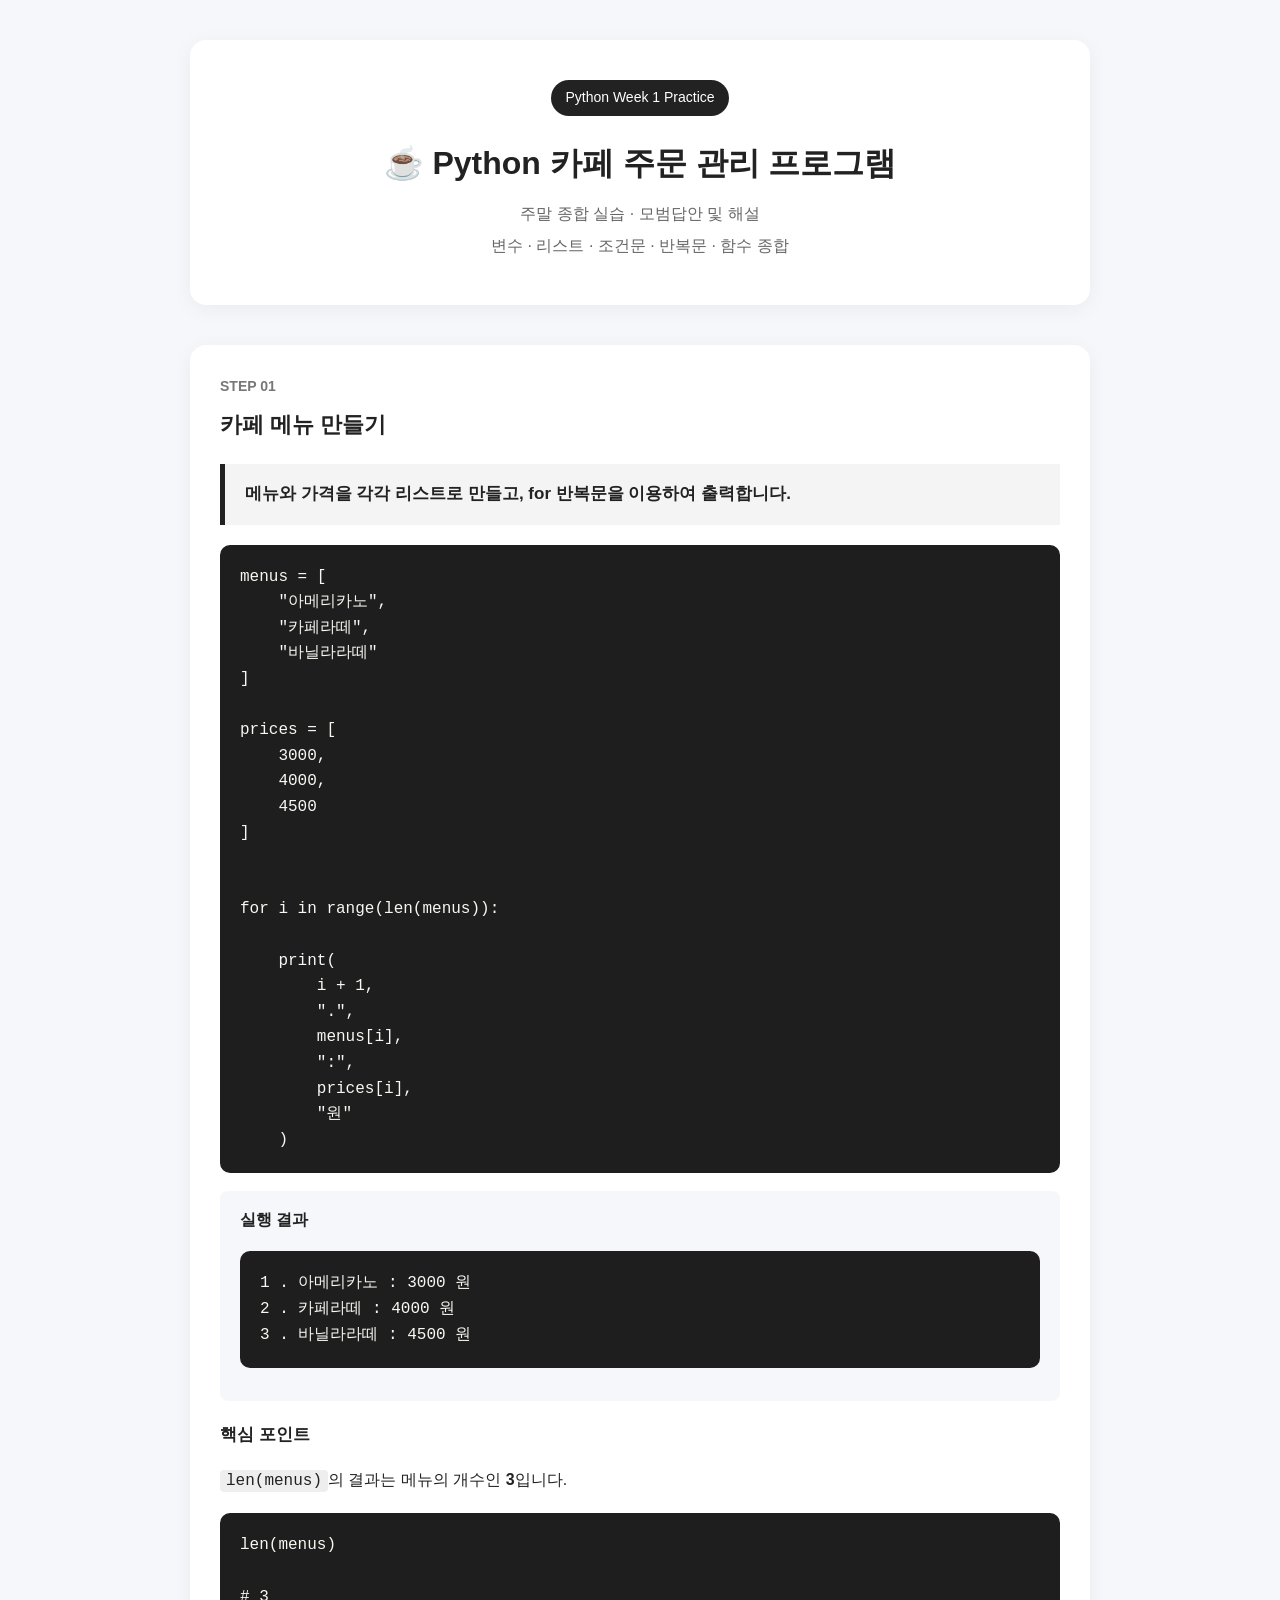
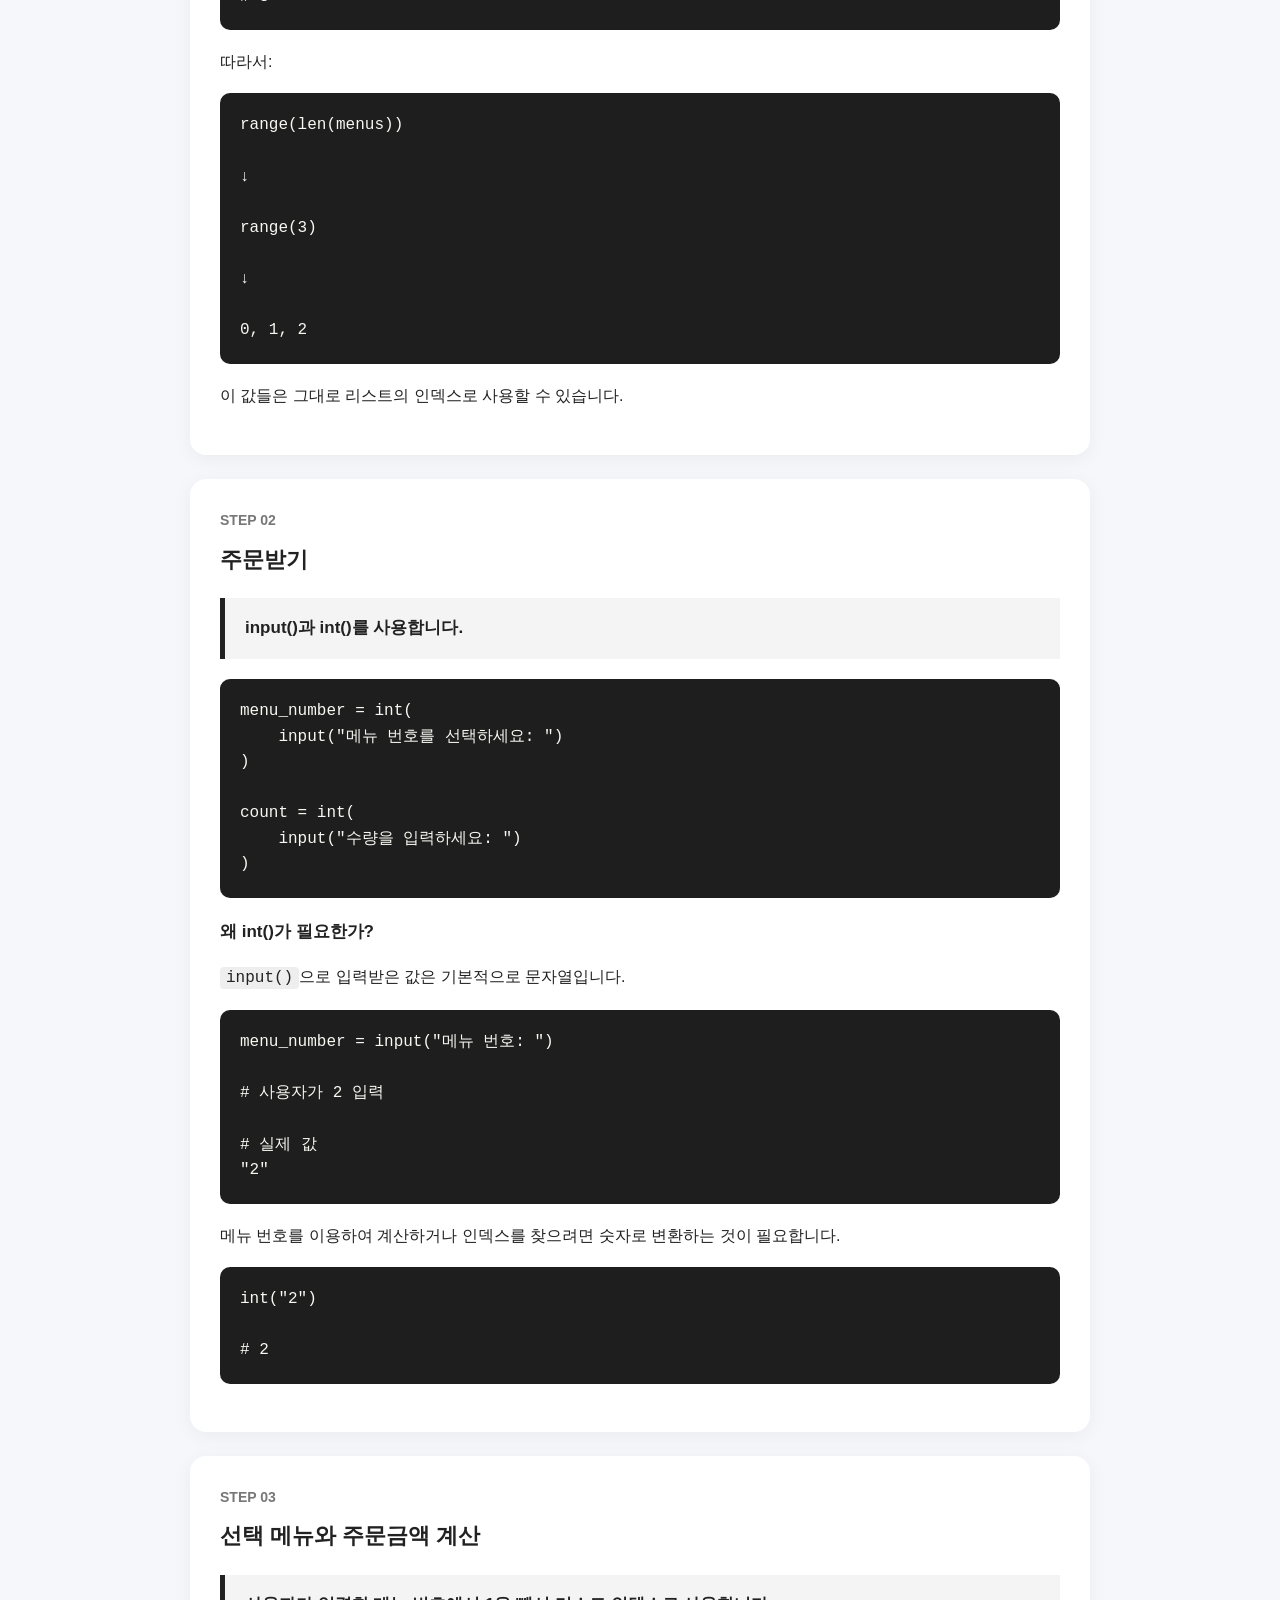
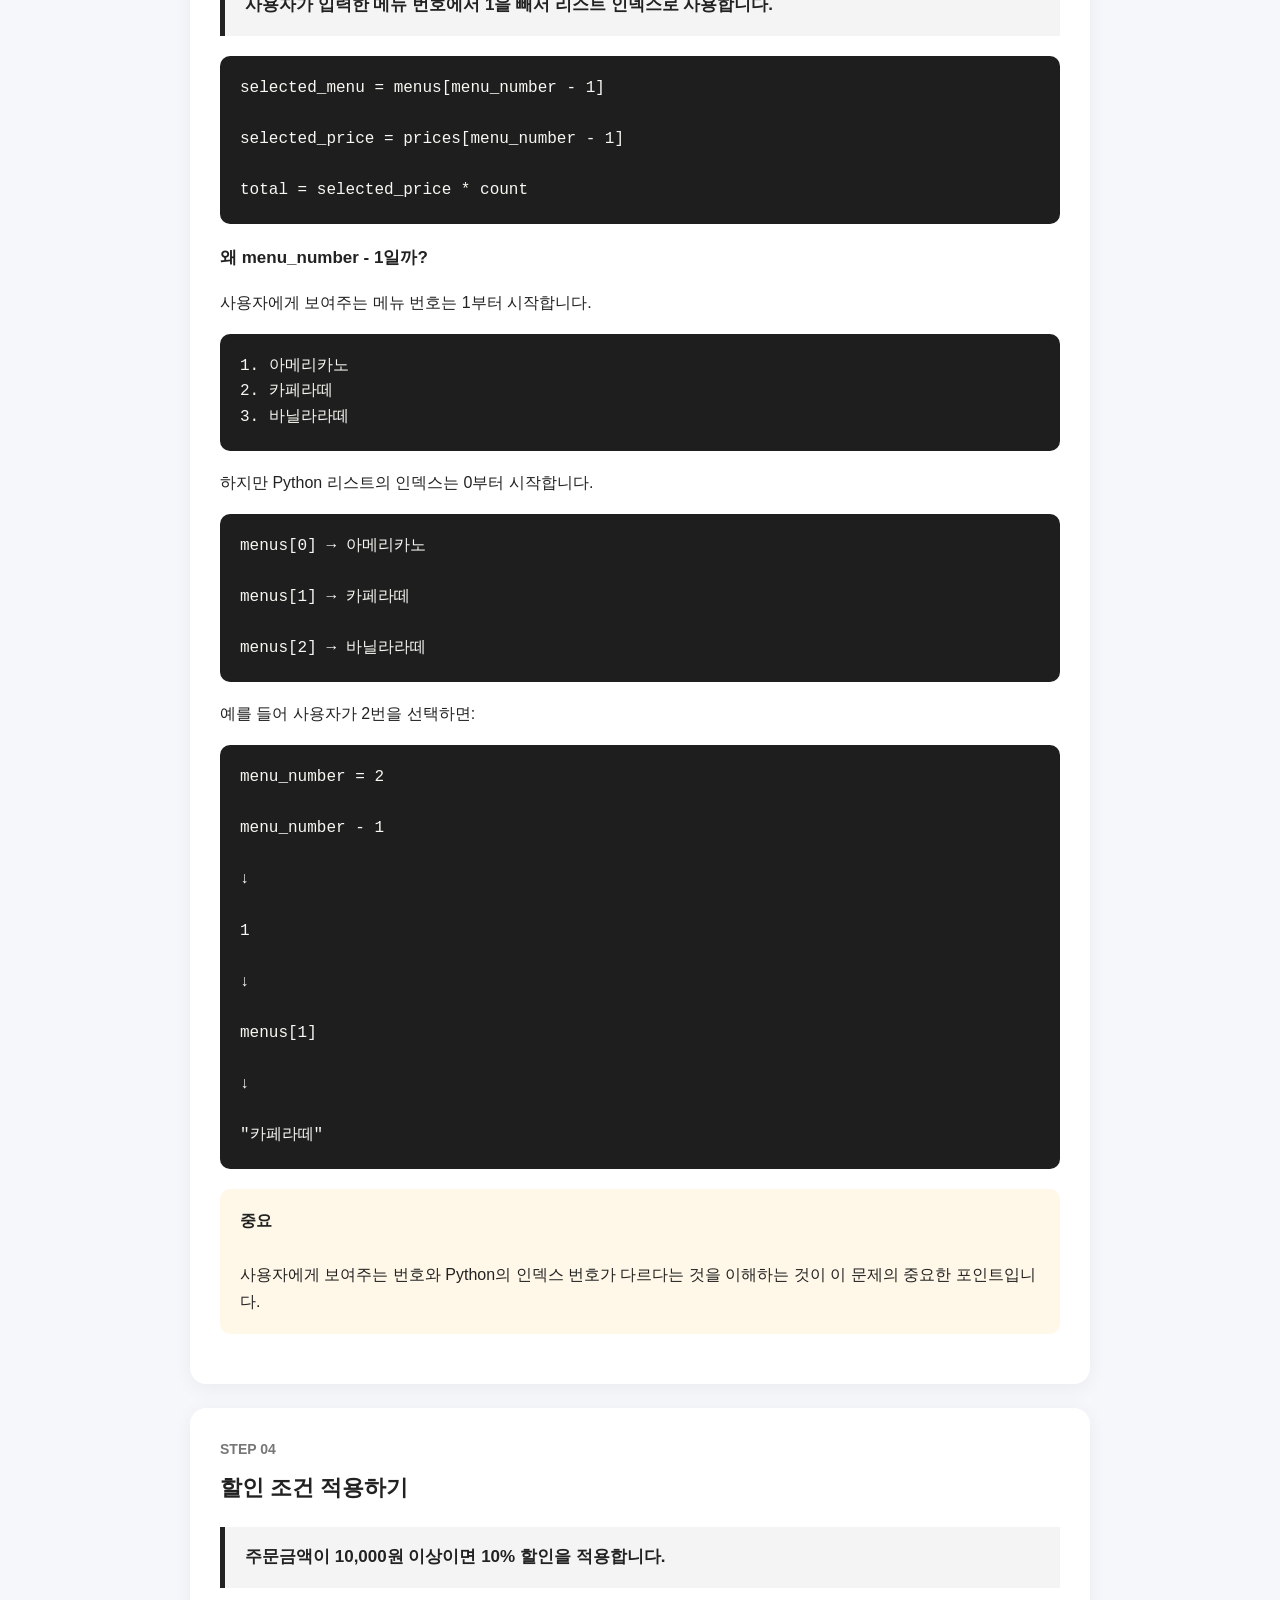
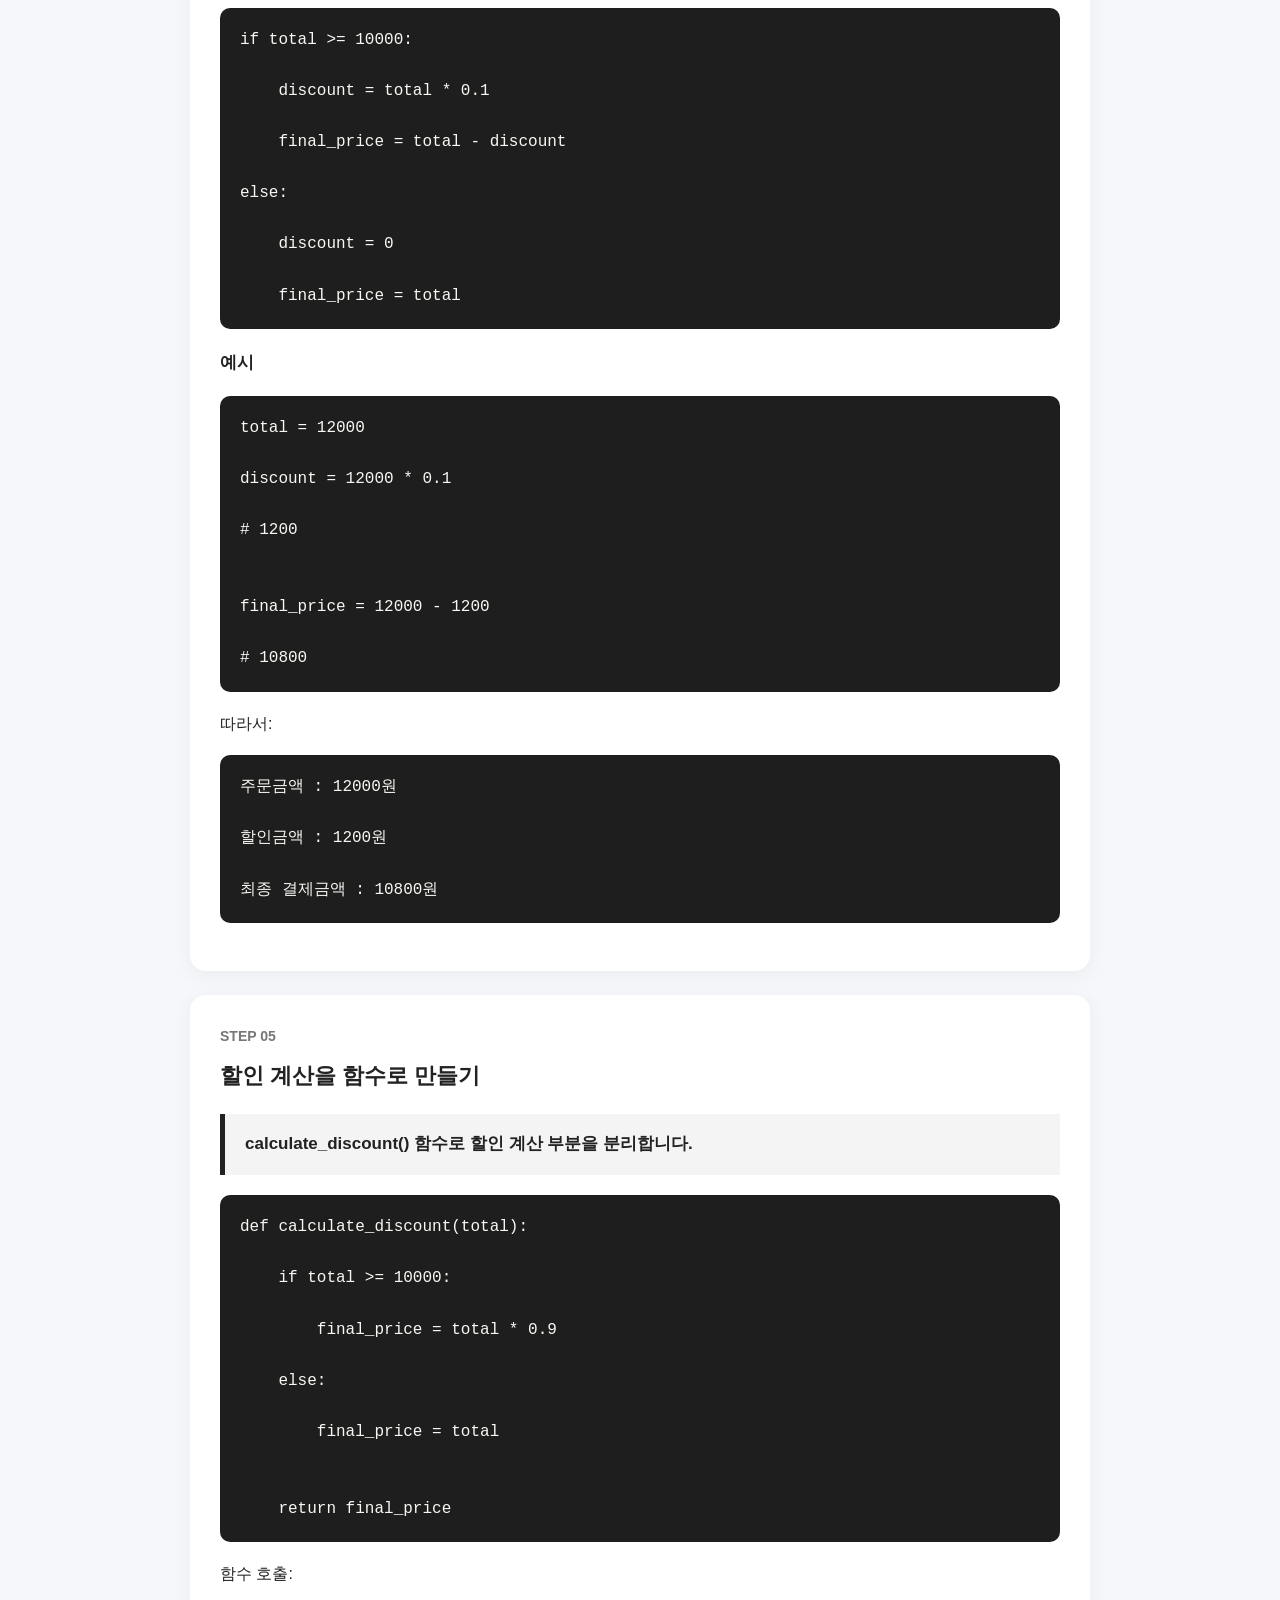
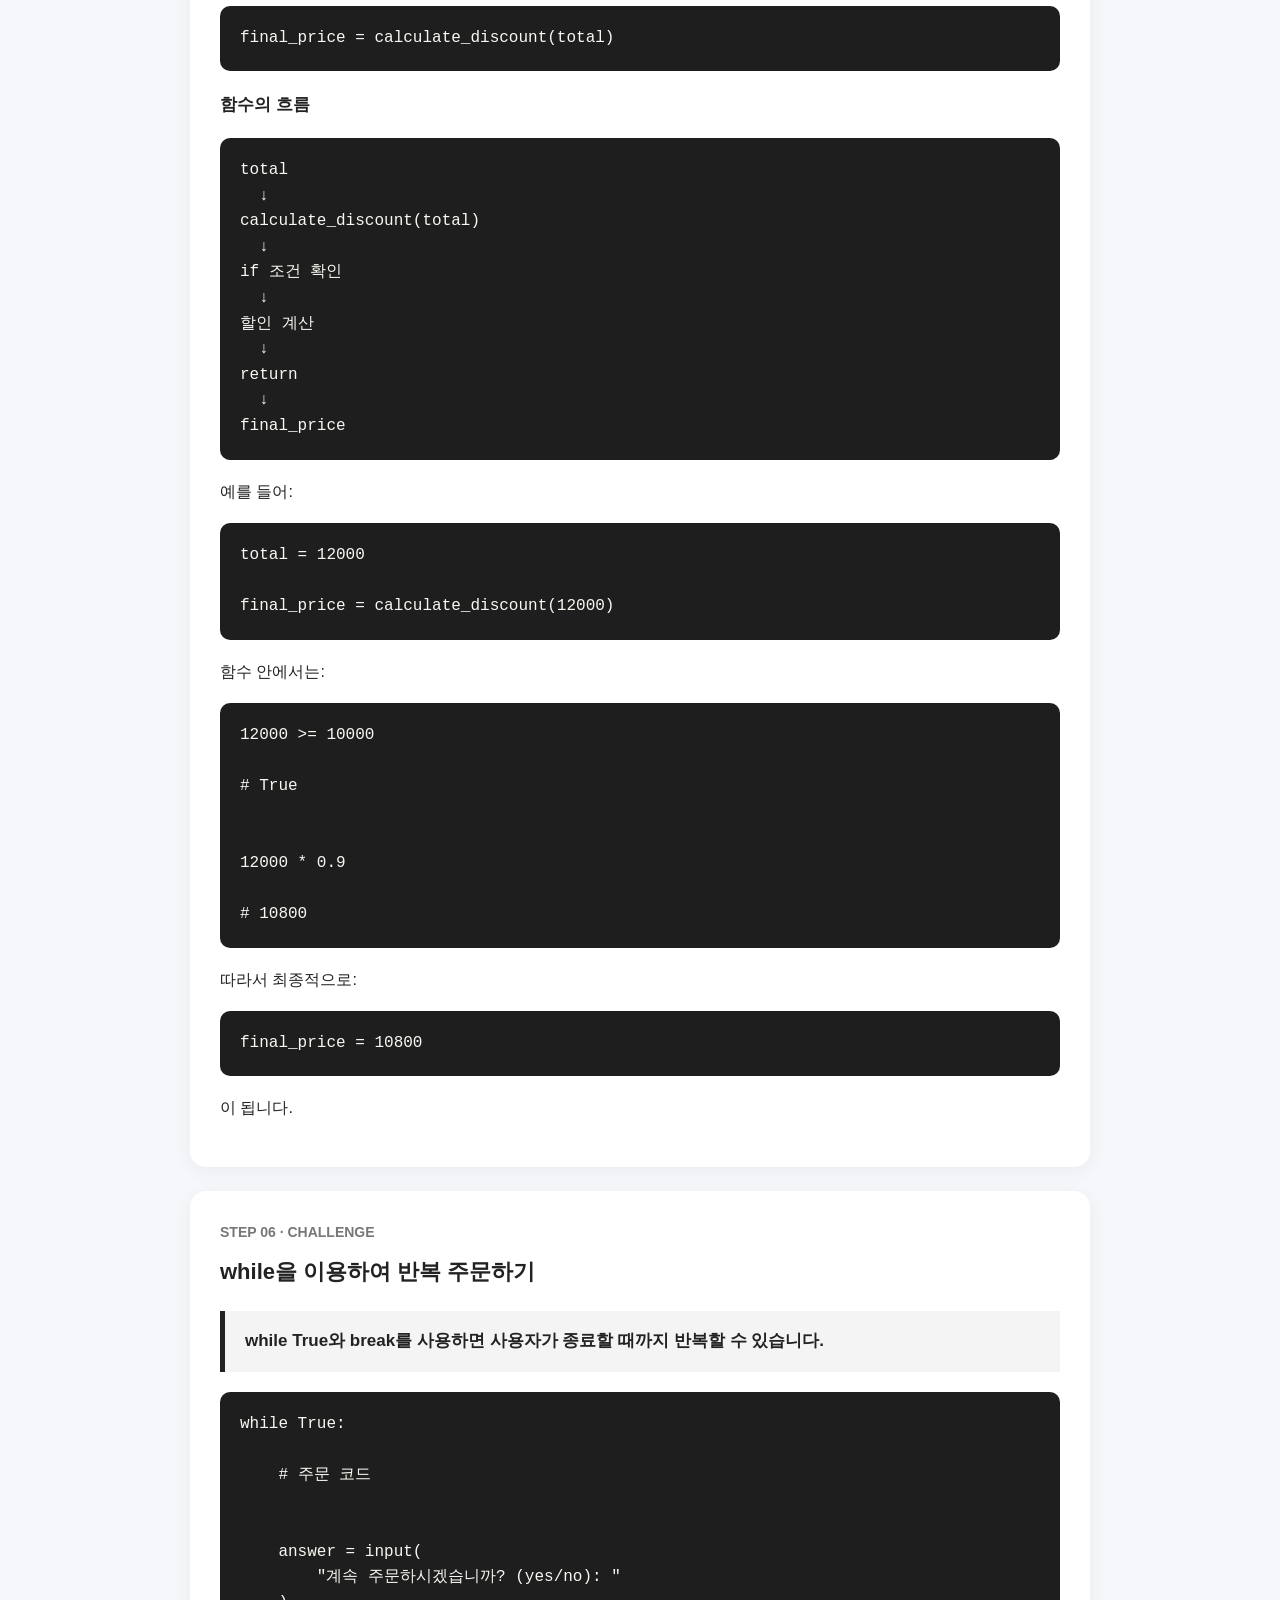
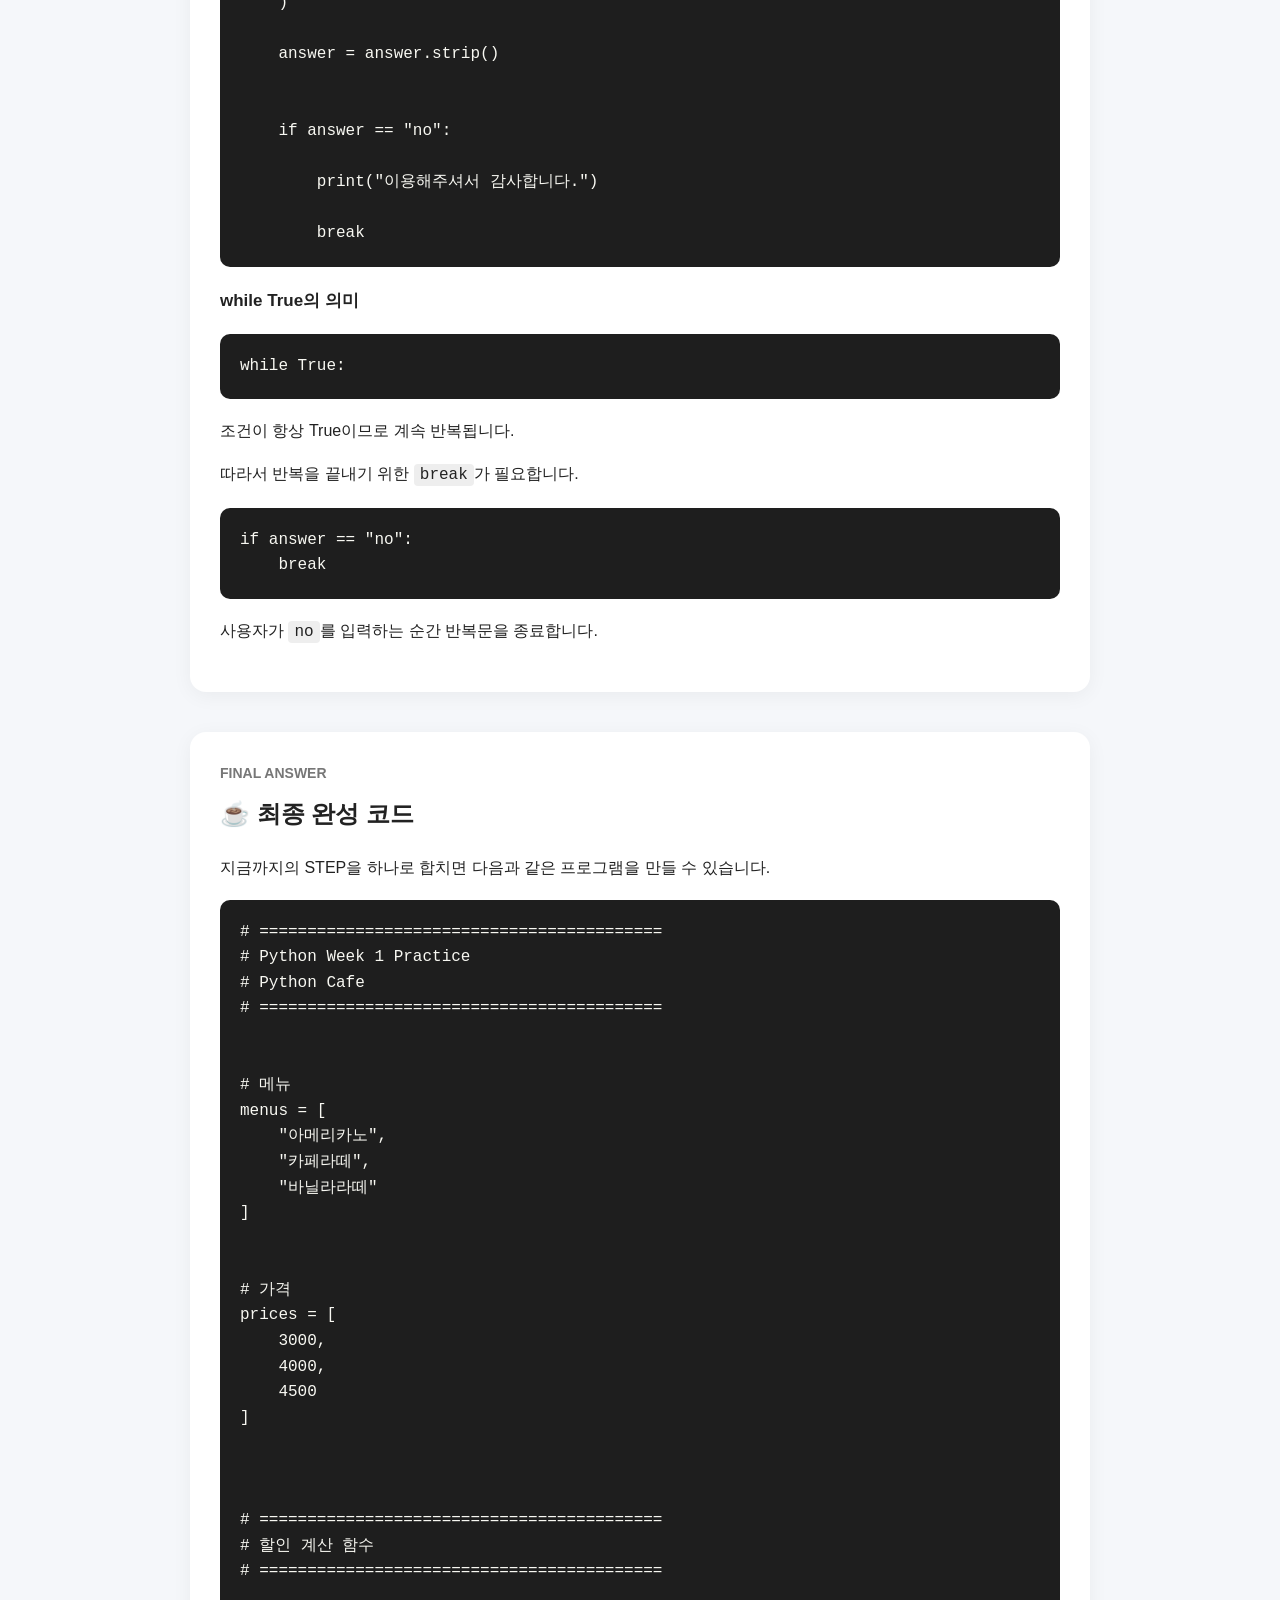
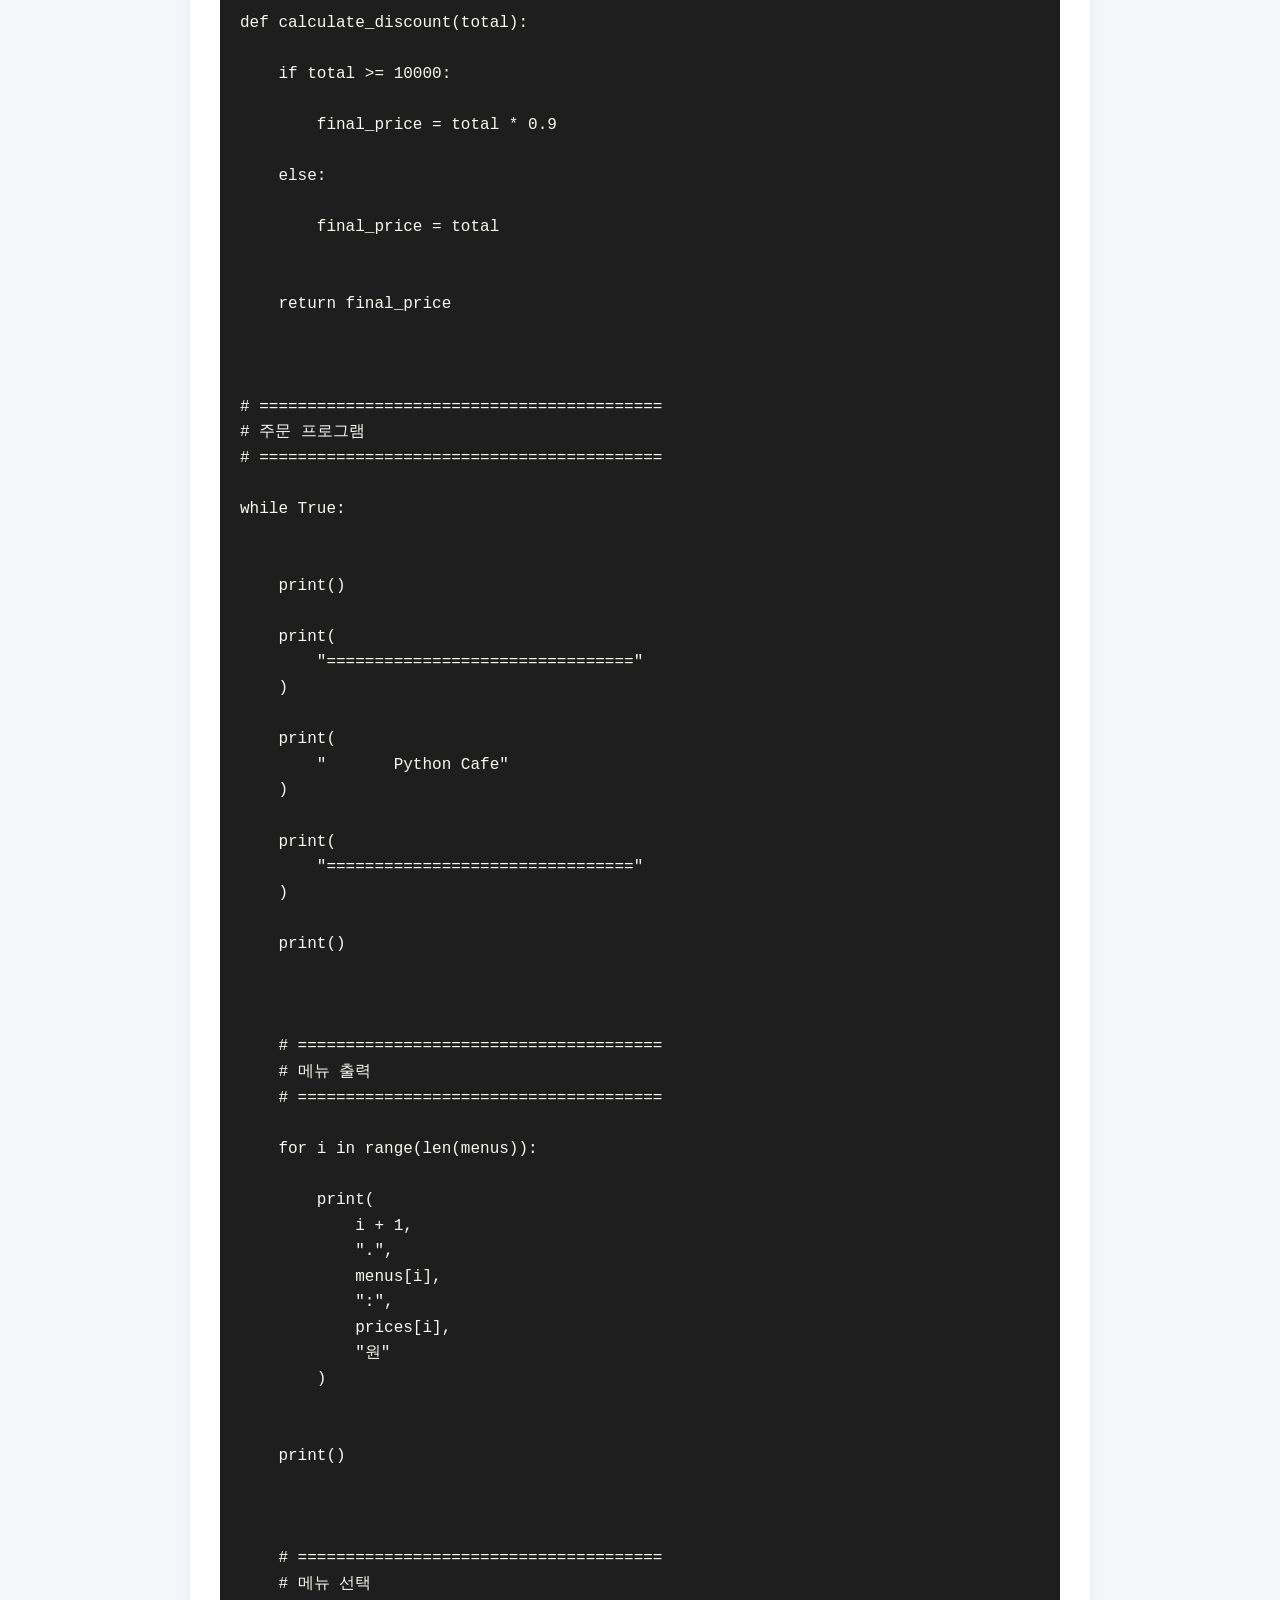
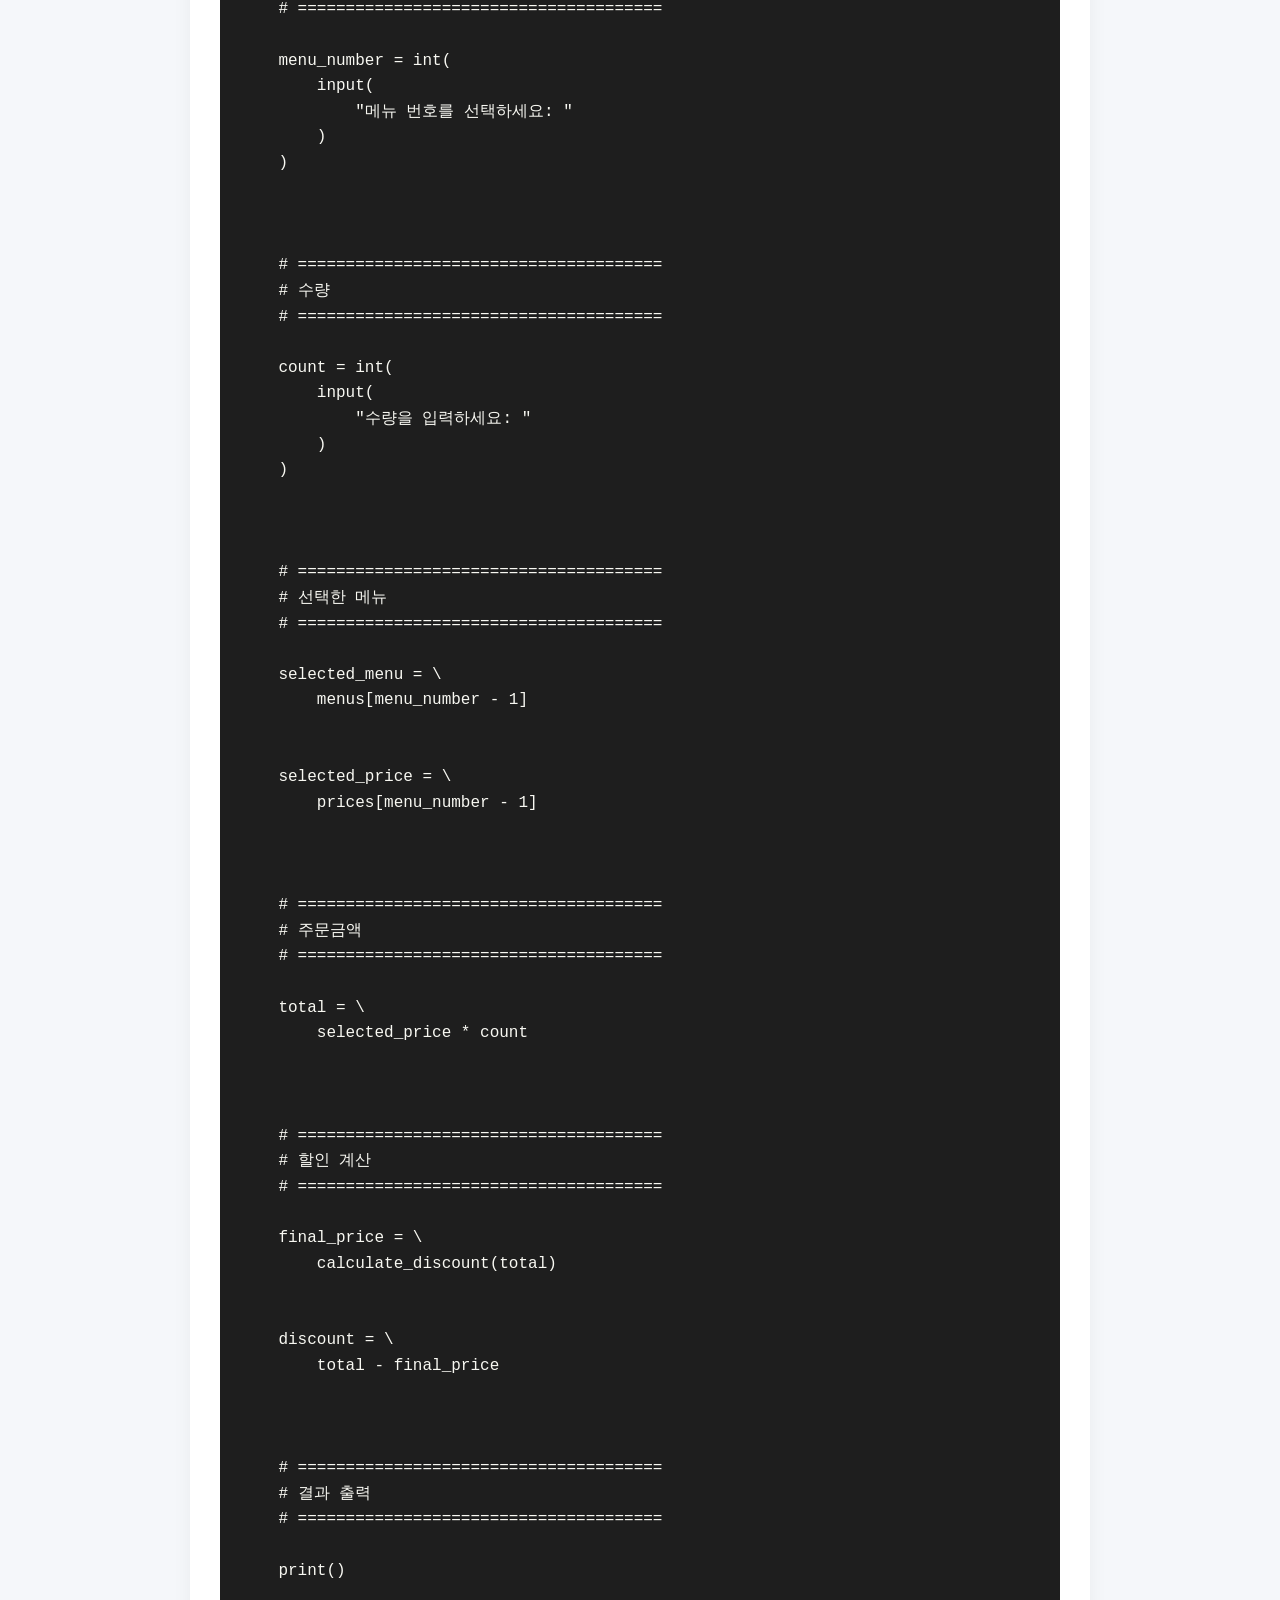
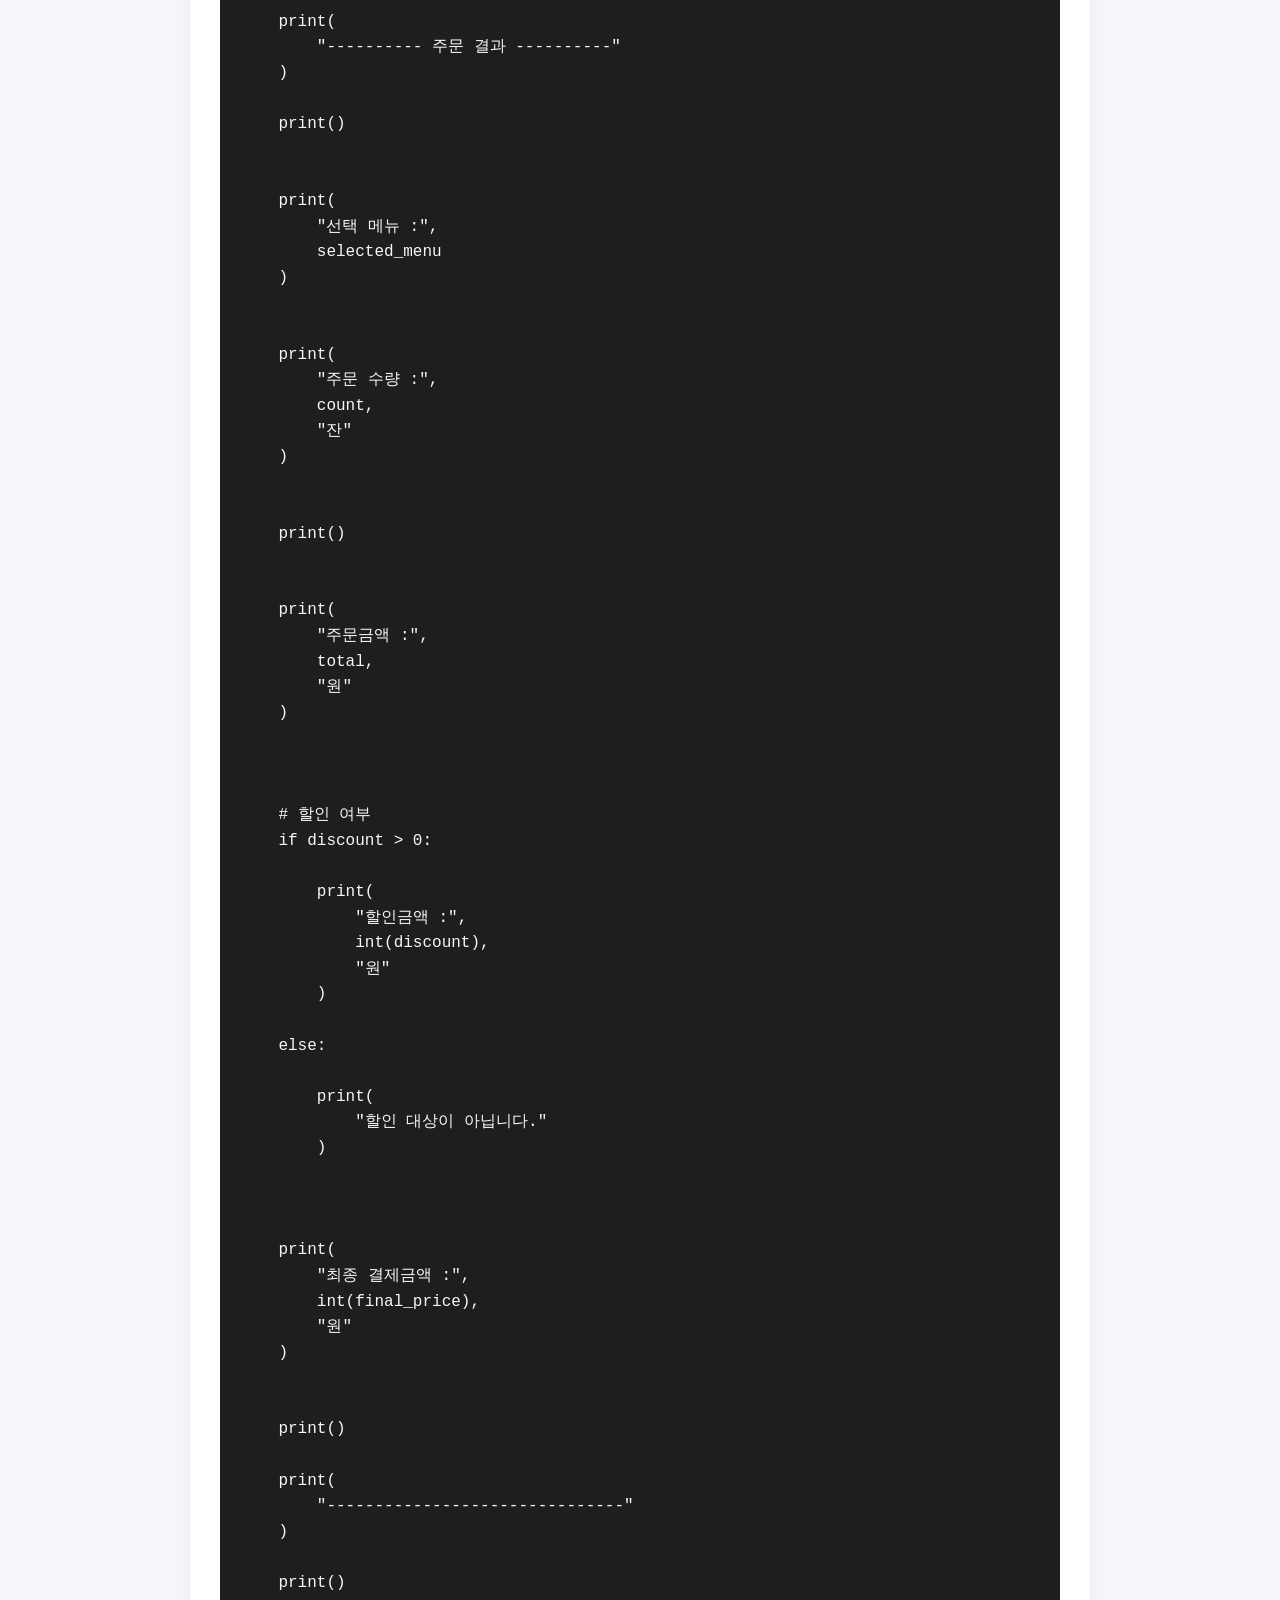
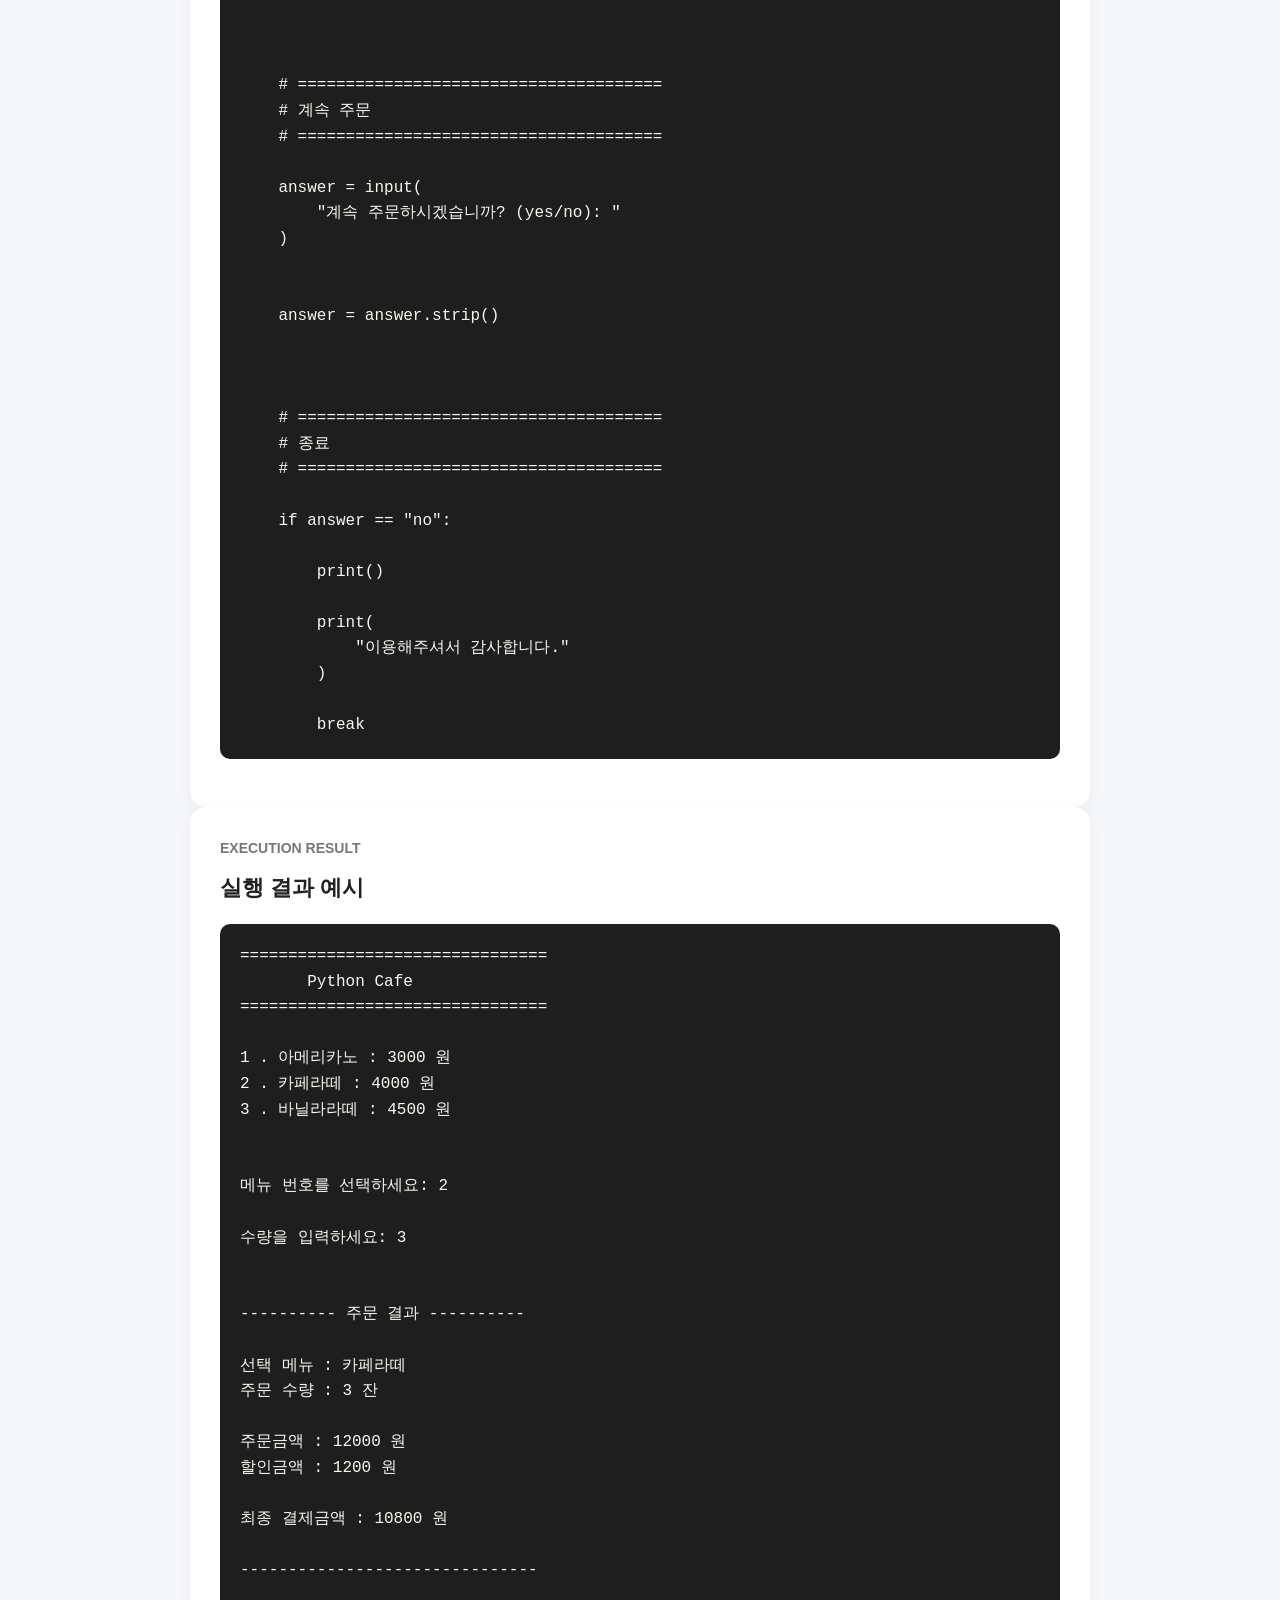
<file: answer_260829.html>
<!doctype html>
<html lang="ko">
  <head>
    <meta charset="UTF-8" />

    <meta name="viewport" content="width=device-width, initial-scale=1.0" />

    <title>Python Weekend Practice | 정답 및 해설</title>

    <style>
      * {
        box-sizing: border-box;
      }

      body {
        margin: 0;

        padding: 40px 20px;

        background: #f5f7fa;

        color: #222;

        font-family: -apple-system, BlinkMacSystemFont, "Segoe UI", sans-serif;

        line-height: 1.7;
      }

      .container {
        width: 100%;

        max-width: 900px;

        margin: 0 auto;
      }

      header {
        margin-bottom: 40px;

        padding: 40px;

        background: white;

        border-radius: 16px;

        text-align: center;

        box-shadow: 0 4px 20px rgba(0, 0, 0, 0.05);
      }

      .badge {
        display: inline-block;

        margin-bottom: 10px;

        padding: 6px 14px;

        border-radius: 20px;

        background: #222;

        color: white;

        font-size: 14px;
      }

      h1 {
        margin: 10px 0;

        font-size: 32px;
      }

      header p {
        margin: 5px 0;

        color: #666;
      }

      .answer-card {
        margin-bottom: 24px;

        padding: 30px;

        background: white;

        border-radius: 16px;

        box-shadow: 0 4px 20px rgba(0, 0, 0, 0.05);
      }

      .step {
        margin-bottom: 8px;

        color: #777;

        font-size: 14px;

        font-weight: bold;
      }

      .answer-card h2 {
        margin-top: 0;

        margin-bottom: 15px;

        font-size: 22px;
      }

      .correct-answer {
        margin: 20px 0;

        padding: 16px 20px;

        border-left: 5px solid #222;

        background: #f4f4f4;

        font-size: 17px;

        font-weight: bold;
      }

      .explanation {
        margin-top: 20px;
      }

      .explanation h3 {
        margin-bottom: 8px;

        font-size: 17px;
      }

      pre {
        overflow-x: auto;

        margin: 18px 0;

        padding: 20px;

        border-radius: 10px;

        background: #1e1e1e;

        color: #f8f8f2;

        line-height: 1.6;
      }

      code {
        font-family: "SFMono-Regular", Consolas, "Liberation Mono", monospace;
      }

      p code {
        padding: 2px 6px;

        border-radius: 4px;

        background: #eeeeee;

        color: #222;
      }

      .result-box {
        margin: 15px 0;

        padding: 15px 20px;

        border-radius: 8px;

        background: #f5f7fa;
      }

      .important {
        margin: 20px 0;

        padding: 18px 20px;

        border-radius: 10px;

        background: #fff8e8;
      }

      .final-code {
        margin-top: 40px;

        padding: 30px;

        background: white;

        border-radius: 16px;

        box-shadow: 0 4px 20px rgba(0, 0, 0, 0.05);
      }

      .final-code h2 {
        margin-top: 0;
      }

      .summary {
        margin-top: 30px;

        padding: 30px;

        border-radius: 16px;

        background: #222;

        color: white;
      }

      .summary h2 {
        margin-top: 0;
      }

      table {
        width: 100%;

        margin-top: 20px;

        border-collapse: collapse;

        background: white;

        color: #222;
      }

      th,
      td {
        padding: 12px;

        border: 1px solid #ddd;

        text-align: center;
      }

      th {
        background: #f0f0f0;
      }

      @media (max-width: 600px) {
        body {
          padding: 20px 12px;
        }

        header,
        .answer-card,
        .final-code,
        .summary {
          padding: 22px;
        }

        h1 {
          font-size: 25px;
        }
      }
    </style>
  </head>

  <body>
    <div class="container">
      <!-- =====================================
       HEADER
  ====================================== -->

      <header>
        <div class="badge">Python Week 1 Practice</div>

        <h1>☕ Python 카페 주문 관리 프로그램</h1>

        <p>주말 종합 실습 · 모범답안 및 해설</p>

        <p>변수 · 리스트 · 조건문 · 반복문 · 함수 종합</p>
      </header>

      <!-- =====================================
       STEP 01
  ====================================== -->

      <section class="answer-card">
        <div class="step">STEP 01</div>

        <h2>카페 메뉴 만들기</h2>

        <div class="correct-answer">
          메뉴와 가격을 각각 리스트로 만들고, for 반복문을 이용하여 출력합니다.
        </div>

        <pre><code>menus = [
    "아메리카노",
    "카페라떼",
    "바닐라라떼"
]

prices = [
    3000,
    4000,
    4500
]


for i in range(len(menus)):

    print(
        i + 1,
        ".",
        menus[i],
        ":",
        prices[i],
        "원"
    )</code></pre>

        <div class="result-box">
          <strong>실행 결과</strong>

          <pre><code>1 . 아메리카노 : 3000 원
2 . 카페라떼 : 4000 원
3 . 바닐라라떼 : 4500 원</code></pre>
        </div>

        <div class="explanation">
          <h3>핵심 포인트</h3>

          <p>
            <code>len(menus)</code>의 결과는 메뉴의 개수인
            <strong>3</strong>입니다.
          </p>

          <pre><code>len(menus)

# 3</code></pre>

          <p>따라서:</p>

          <pre><code>range(len(menus))

↓

range(3)

↓

0, 1, 2</code></pre>

          <p>이 값들은 그대로 리스트의 인덱스로 사용할 수 있습니다.</p>
        </div>
      </section>

      <!-- =====================================
       STEP 02
  ====================================== -->

      <section class="answer-card">
        <div class="step">STEP 02</div>

        <h2>주문받기</h2>

        <div class="correct-answer">input()과 int()를 사용합니다.</div>

        <pre><code>menu_number = int(
    input("메뉴 번호를 선택하세요: ")
)

count = int(
    input("수량을 입력하세요: ")
)</code></pre>

        <div class="explanation">
          <h3>왜 int()가 필요한가?</h3>

          <p><code>input()</code>으로 입력받은 값은 기본적으로 문자열입니다.</p>

          <pre><code>menu_number = input("메뉴 번호: ")

# 사용자가 2 입력

# 실제 값
"2"</code></pre>

          <p>
            메뉴 번호를 이용하여 계산하거나 인덱스를 찾으려면 숫자로 변환하는
            것이 필요합니다.
          </p>

          <pre><code>int("2")

# 2</code></pre>
        </div>
      </section>

      <!-- =====================================
       STEP 03
  ====================================== -->

      <section class="answer-card">
        <div class="step">STEP 03</div>

        <h2>선택 메뉴와 주문금액 계산</h2>

        <div class="correct-answer">
          사용자가 입력한 메뉴 번호에서 1을 빼서 리스트 인덱스로 사용합니다.
        </div>

        <pre><code>selected_menu = menus[menu_number - 1]

selected_price = prices[menu_number - 1]

total = selected_price * count</code></pre>

        <div class="explanation">
          <h3>왜 menu_number - 1일까?</h3>

          <p>사용자에게 보여주는 메뉴 번호는 1부터 시작합니다.</p>

          <pre><code>1. 아메리카노
2. 카페라떼
3. 바닐라라떼</code></pre>

          <p>하지만 Python 리스트의 인덱스는 0부터 시작합니다.</p>

          <pre><code>menus[0] → 아메리카노

menus[1] → 카페라떼

menus[2] → 바닐라라떼</code></pre>

          <p>예를 들어 사용자가 2번을 선택하면:</p>

          <pre><code>menu_number = 2

menu_number - 1

↓

1

↓

menus[1]

↓

"카페라떼"</code></pre>

          <div class="important">
            <strong>중요</strong><br /><br />

            사용자에게 보여주는 번호와 Python의 인덱스 번호가 다르다는 것을
            이해하는 것이 이 문제의 중요한 포인트입니다.
          </div>
        </div>
      </section>

      <!-- =====================================
       STEP 04
  ====================================== -->

      <section class="answer-card">
        <div class="step">STEP 04</div>

        <h2>할인 조건 적용하기</h2>

        <div class="correct-answer">
          주문금액이 10,000원 이상이면 10% 할인을 적용합니다.
        </div>

        <pre><code>if total >= 10000:

    discount = total * 0.1

    final_price = total - discount

else:

    discount = 0

    final_price = total</code></pre>

        <div class="explanation">
          <h3>예시</h3>

          <pre><code>total = 12000

discount = 12000 * 0.1

# 1200


final_price = 12000 - 1200

# 10800</code></pre>

          <p>따라서:</p>

          <pre><code>주문금액 : 12000원

할인금액 : 1200원

최종 결제금액 : 10800원</code></pre>
        </div>
      </section>

      <!-- =====================================
       STEP 05
  ====================================== -->

      <section class="answer-card">
        <div class="step">STEP 05</div>

        <h2>할인 계산을 함수로 만들기</h2>

        <div class="correct-answer">
          calculate_discount() 함수로 할인 계산 부분을 분리합니다.
        </div>

        <pre><code>def calculate_discount(total):

    if total >= 10000:

        final_price = total * 0.9

    else:

        final_price = total


    return final_price</code></pre>

        <p>함수 호출:</p>

        <pre><code>final_price = calculate_discount(total)</code></pre>

        <div class="explanation">
          <h3>함수의 흐름</h3>

          <pre><code>total
  ↓
calculate_discount(total)
  ↓
if 조건 확인
  ↓
할인 계산
  ↓
return
  ↓
final_price</code></pre>

          <p>예를 들어:</p>

          <pre><code>total = 12000

final_price = calculate_discount(12000)</code></pre>

          <p>함수 안에서는:</p>

          <pre><code>12000 >= 10000

# True


12000 * 0.9

# 10800</code></pre>

          <p>따라서 최종적으로:</p>

          <pre><code>final_price = 10800</code></pre>

          <p>이 됩니다.</p>
        </div>
      </section>

      <!-- =====================================
       STEP 06
  ====================================== -->

      <section class="answer-card">
        <div class="step">STEP 06 · CHALLENGE</div>

        <h2>while을 이용하여 반복 주문하기</h2>

        <div class="correct-answer">
          while True와 break를 사용하면 사용자가 종료할 때까지 반복할 수
          있습니다.
        </div>

        <pre><code>while True:

    # 주문 코드


    answer = input(
        "계속 주문하시겠습니까? (yes/no): "
    )

    answer = answer.strip()


    if answer == "no":

        print("이용해주셔서 감사합니다.")

        break</code></pre>

        <div class="explanation">
          <h3>while True의 의미</h3>

          <pre><code>while True:</code></pre>

          <p>조건이 항상 True이므로 계속 반복됩니다.</p>

          <p>
            따라서 반복을 끝내기 위한
            <code>break</code>가 필요합니다.
          </p>

          <pre><code>if answer == "no":
    break</code></pre>

          <p>사용자가 <code>no</code>를 입력하는 순간 반복문을 종료합니다.</p>
        </div>
      </section>

      <!-- =====================================
       FINAL CODE
  ====================================== -->

      <section class="final-code">
        <div class="step">FINAL ANSWER</div>

        <h2>☕ 최종 완성 코드</h2>

        <p>
          지금까지의 STEP을 하나로 합치면 다음과 같은 프로그램을 만들 수
          있습니다.
        </p>

        <pre><code># ==========================================
# Python Week 1 Practice
# Python Cafe
# ==========================================


# 메뉴
menus = [
    "아메리카노",
    "카페라떼",
    "바닐라라떼"
]


# 가격
prices = [
    3000,
    4000,
    4500
]



# ==========================================
# 할인 계산 함수
# ==========================================

def calculate_discount(total):

    if total >= 10000:

        final_price = total * 0.9

    else:

        final_price = total


    return final_price



# ==========================================
# 주문 프로그램
# ==========================================

while True:


    print()

    print(
        "================================"
    )

    print(
        "       Python Cafe"
    )

    print(
        "================================"
    )

    print()



    # ======================================
    # 메뉴 출력
    # ======================================

    for i in range(len(menus)):

        print(
            i + 1,
            ".",
            menus[i],
            ":",
            prices[i],
            "원"
        )


    print()



    # ======================================
    # 메뉴 선택
    # ======================================

    menu_number = int(
        input(
            "메뉴 번호를 선택하세요: "
        )
    )



    # ======================================
    # 수량
    # ======================================

    count = int(
        input(
            "수량을 입력하세요: "
        )
    )



    # ======================================
    # 선택한 메뉴
    # ======================================

    selected_menu = \
        menus[menu_number - 1]


    selected_price = \
        prices[menu_number - 1]



    # ======================================
    # 주문금액
    # ======================================

    total = \
        selected_price * count



    # ======================================
    # 할인 계산
    # ======================================

    final_price = \
        calculate_discount(total)


    discount = \
        total - final_price



    # ======================================
    # 결과 출력
    # ======================================

    print()

    print(
        "---------- 주문 결과 ----------"
    )

    print()


    print(
        "선택 메뉴 :",
        selected_menu
    )


    print(
        "주문 수량 :",
        count,
        "잔"
    )


    print()


    print(
        "주문금액 :",
        total,
        "원"
    )



    # 할인 여부
    if discount > 0:

        print(
            "할인금액 :",
            int(discount),
            "원"
        )

    else:

        print(
            "할인 대상이 아닙니다."
        )



    print(
        "최종 결제금액 :",
        int(final_price),
        "원"
    )


    print()

    print(
        "-------------------------------"
    )

    print()



    # ======================================
    # 계속 주문
    # ======================================

    answer = input(
        "계속 주문하시겠습니까? (yes/no): "
    )


    answer = answer.strip()



    # ======================================
    # 종료
    # ======================================

    if answer == "no":

        print()

        print(
            "이용해주셔서 감사합니다."
        )

        break</code></pre>
      </section>

      <!-- =====================================
       실행 결과
  ====================================== -->

      <section class="answer-card">
        <div class="step">EXECUTION RESULT</div>

        <h2>실행 결과 예시</h2>

        <pre><code>================================
       Python Cafe
================================

1 . 아메리카노 : 3000 원
2 . 카페라떼 : 4000 원
3 . 바닐라라떼 : 4500 원


메뉴 번호를 선택하세요: 2

수량을 입력하세요: 3


---------- 주문 결과 ----------

선택 메뉴 : 카페라떼
주문 수량 : 3 잔

주문금액 : 12000 원
할인금액 : 1200 원

최종 결제금액 : 10800 원

-------------------------------


계속 주문하시겠습니까? (yes/no): no


이용해주셔서 감사합니다.</code></pre>
      </section>

      <!-- =====================================
       SUMMARY
  ====================================== -->

      <section class="summary">
        <h2>이번 실습에서 사용한 Python 문법</h2>

        <table>
          <thead>
            <tr>
              <th>개념</th>

              <th>사용 예</th>

              <th>역할</th>
            </tr>
          </thead>

          <tbody>
            <tr>
              <td>변수</td>

              <td>total</td>

              <td>값 저장</td>
            </tr>

            <tr>
              <td>리스트</td>

              <td>menus</td>

              <td>여러 데이터 저장</td>
            </tr>

            <tr>
              <td>인덱스</td>

              <td>menus[0]</td>

              <td>리스트 데이터 접근</td>
            </tr>

            <tr>
              <td>input()</td>

              <td>메뉴 번호 입력</td>

              <td>사용자 입력</td>
            </tr>

            <tr>
              <td>int()</td>

              <td>int(input())</td>

              <td>문자열 → 정수 변환</td>
            </tr>

            <tr>
              <td>for</td>

              <td>메뉴 출력</td>

              <td>정해진 범위 반복</td>
            </tr>

            <tr>
              <td>range()</td>

              <td>range(len(menus))</td>

              <td>반복 범위 생성</td>
            </tr>

            <tr>
              <td>if / else</td>

              <td>할인 판단</td>

              <td>조건에 따른 분기</td>
            </tr>

            <tr>
              <td>def</td>

              <td>calculate_discount()</td>

              <td>함수 정의</td>
            </tr>

            <tr>
              <td>매개변수</td>

              <td>total</td>

              <td>함수에 값 전달</td>
            </tr>

            <tr>
              <td>return</td>

              <td>return final_price</td>

              <td>함수 결과 반환</td>
            </tr>

            <tr>
              <td>while</td>

              <td>while True</td>

              <td>주문 반복</td>
            </tr>

            <tr>
              <td>break</td>

              <td>if answer == "no"</td>

              <td>반복문 종료</td>
            </tr>
          </tbody>
        </table>

        <p>이 문제는 하나의 정답 코드만 존재하는 문제가 아닙니다.</p>

        <p>
          모범답안과 코드의 형태가 다르더라도 문제에서 요구한 기능을 정상적으로
          구현하고 프로그램이 올바르게 실행된다면 정답으로 볼 수 있습니다.
        </p>
      </section>
    </div>
  </body>
</html>
</file>
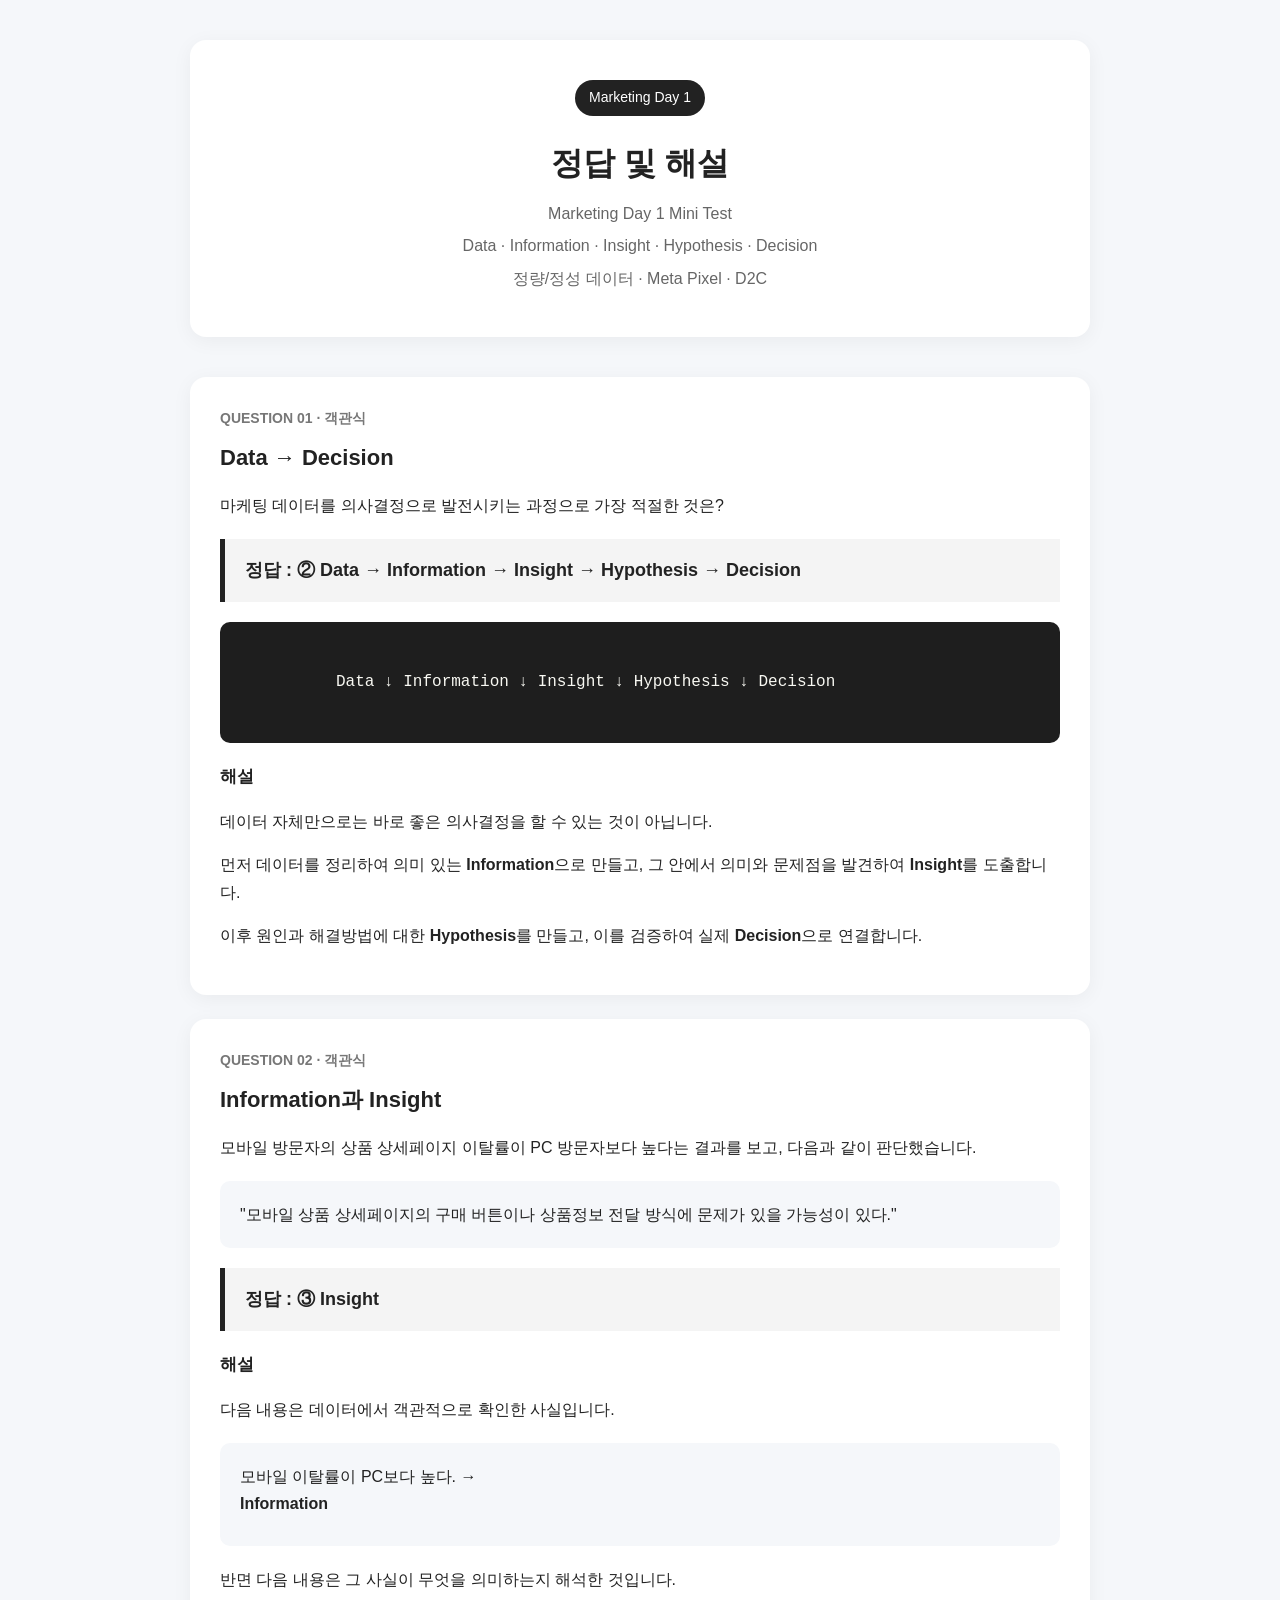
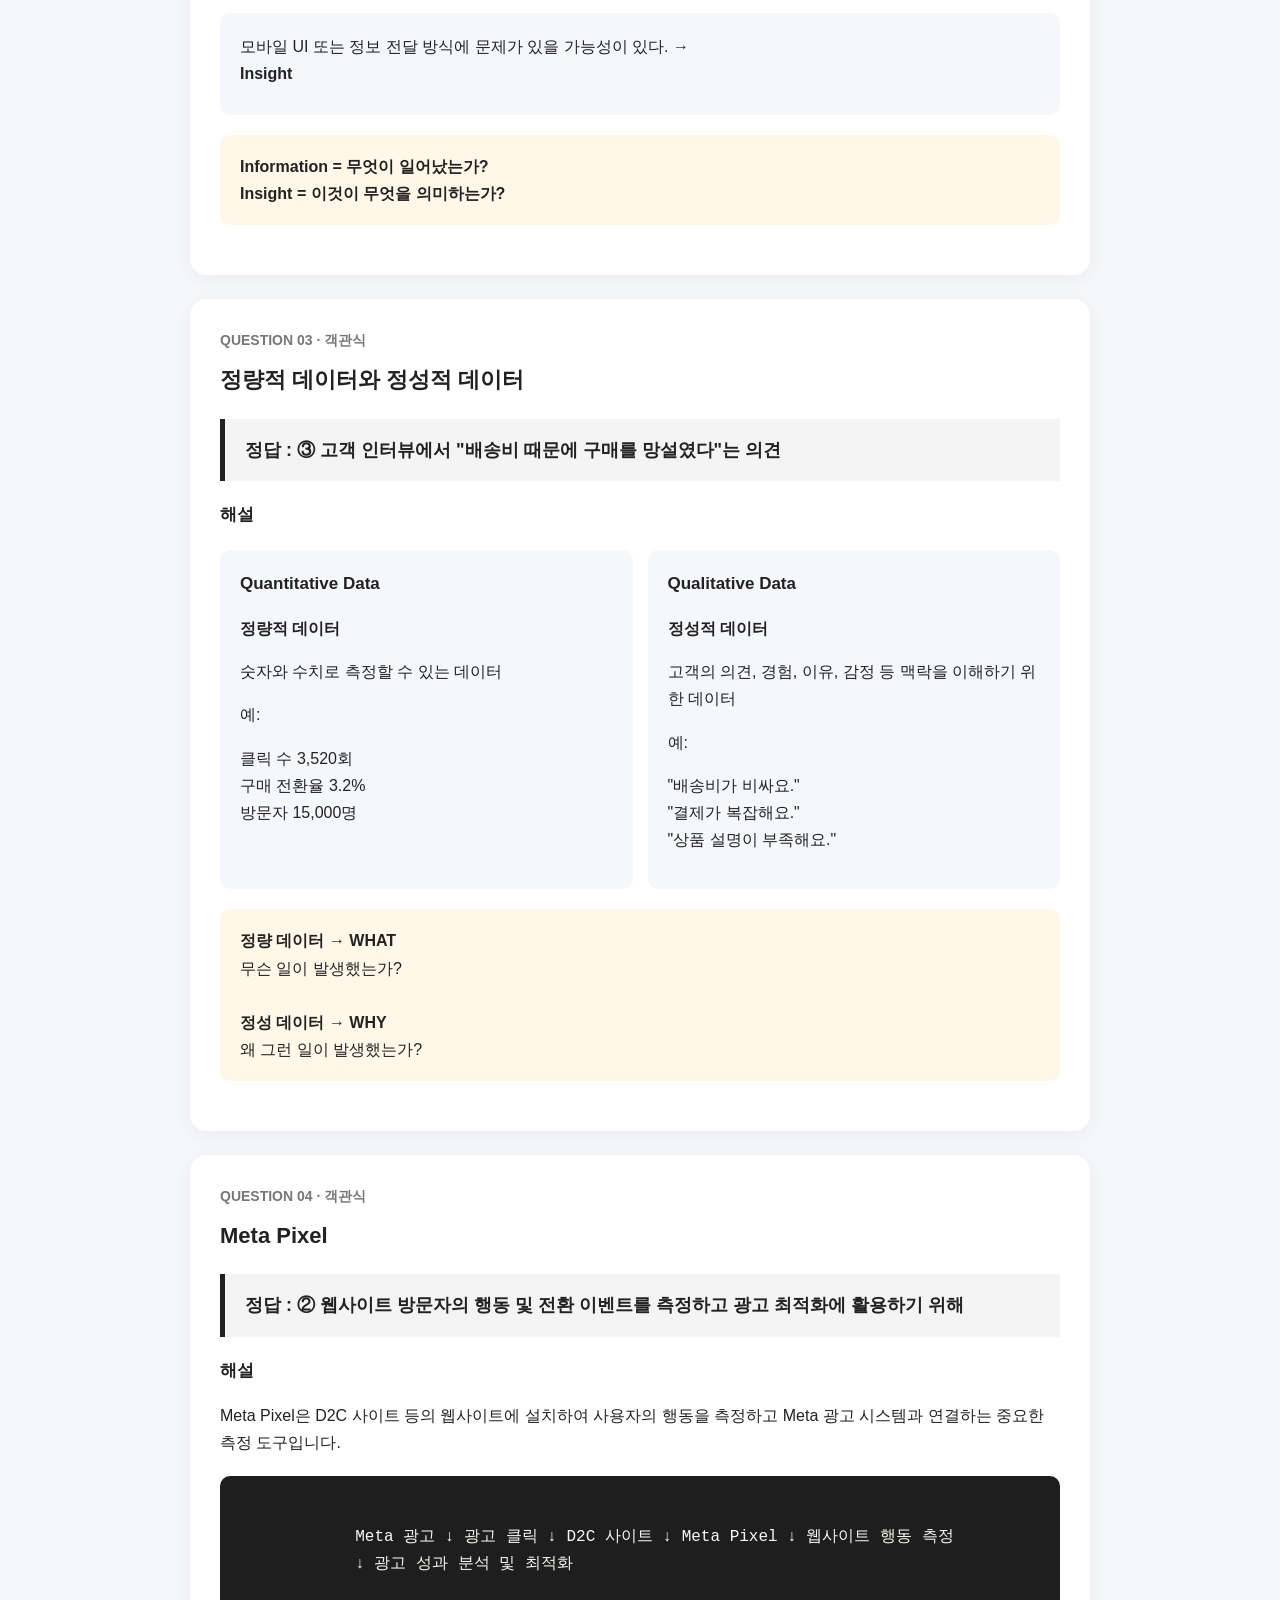
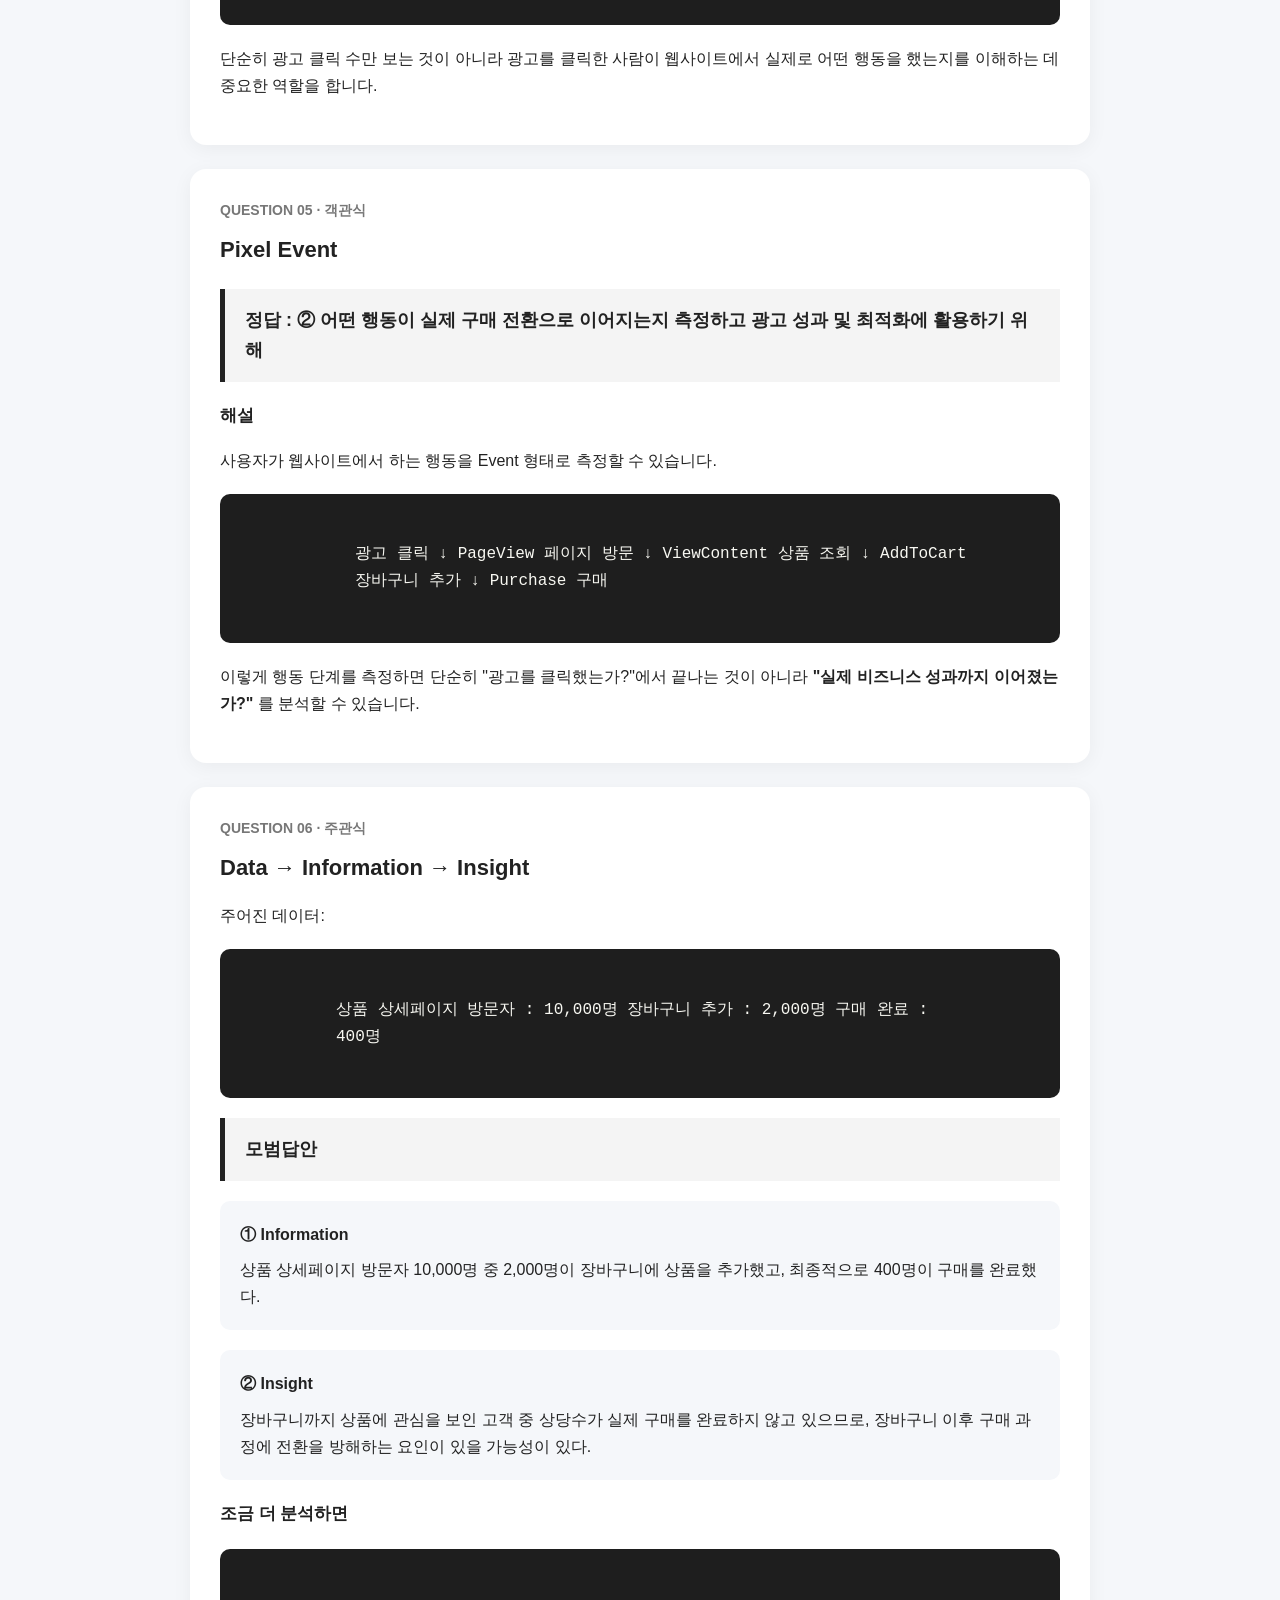
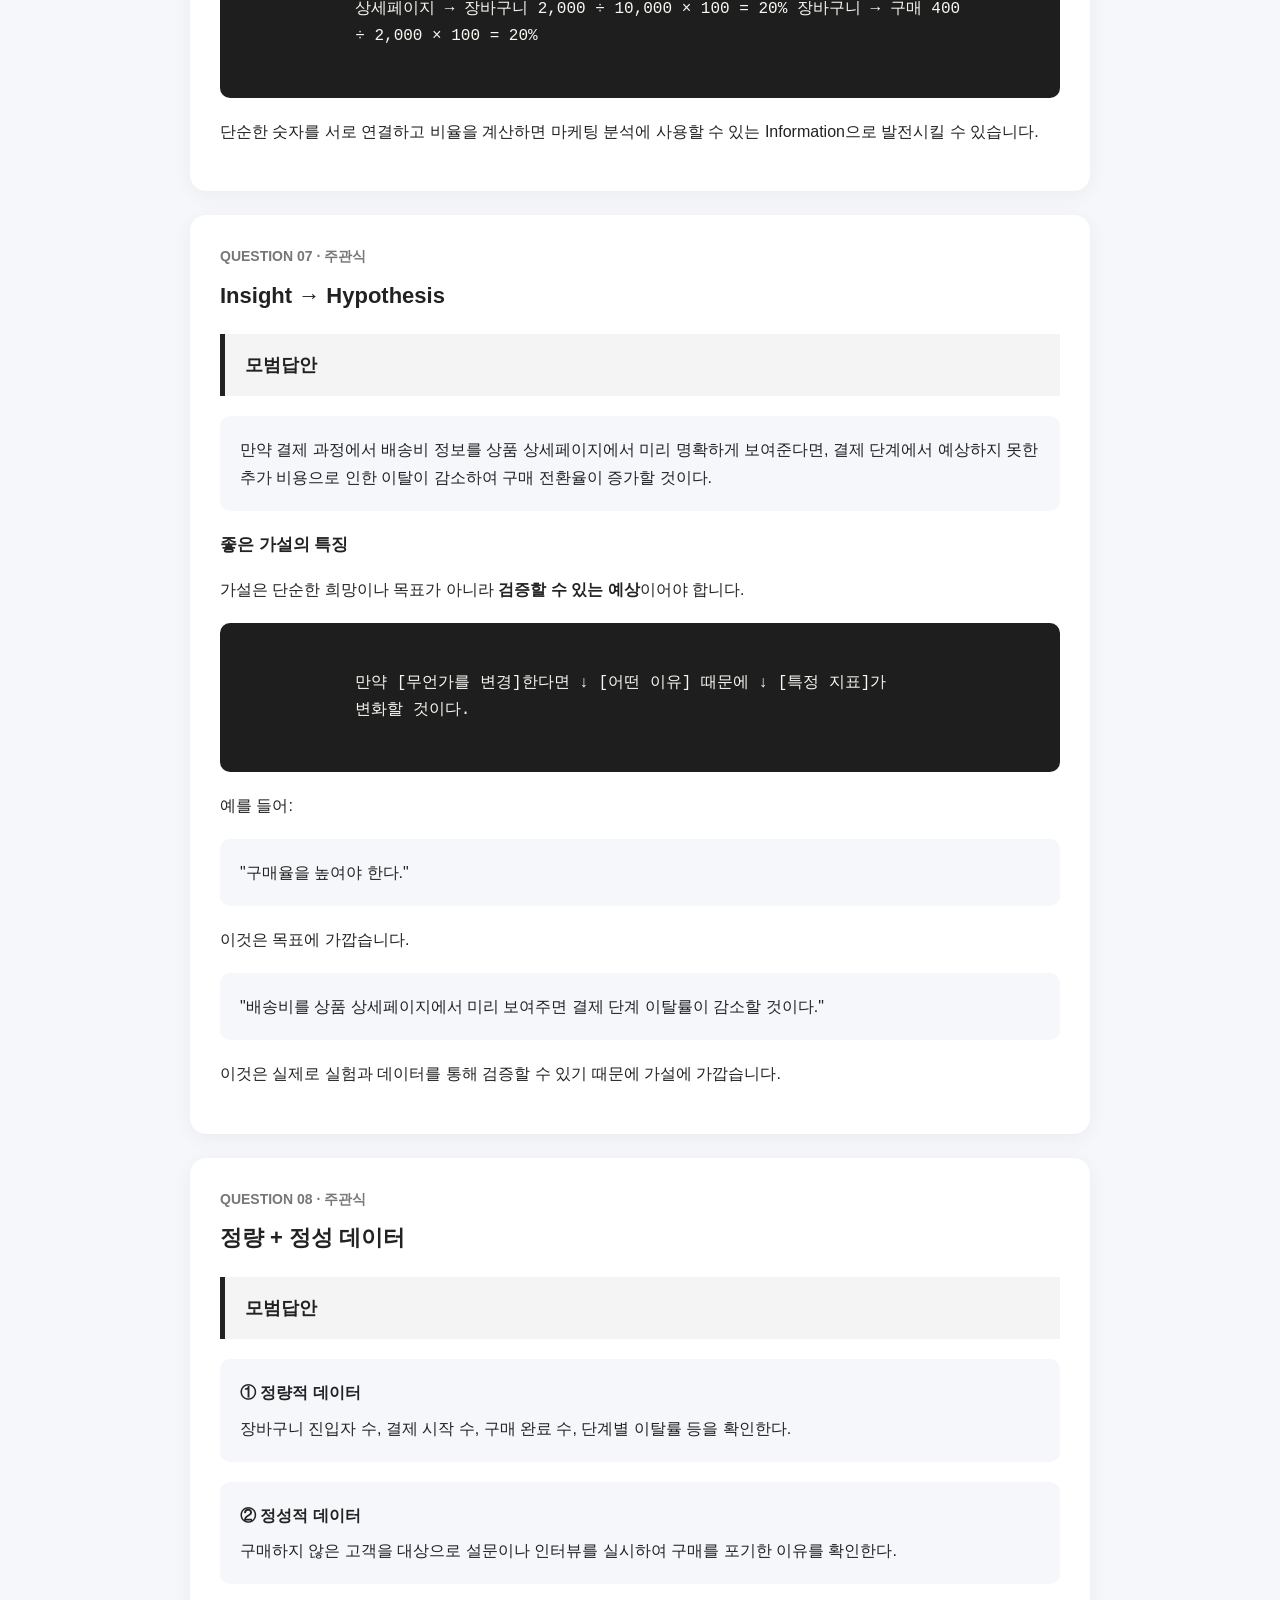
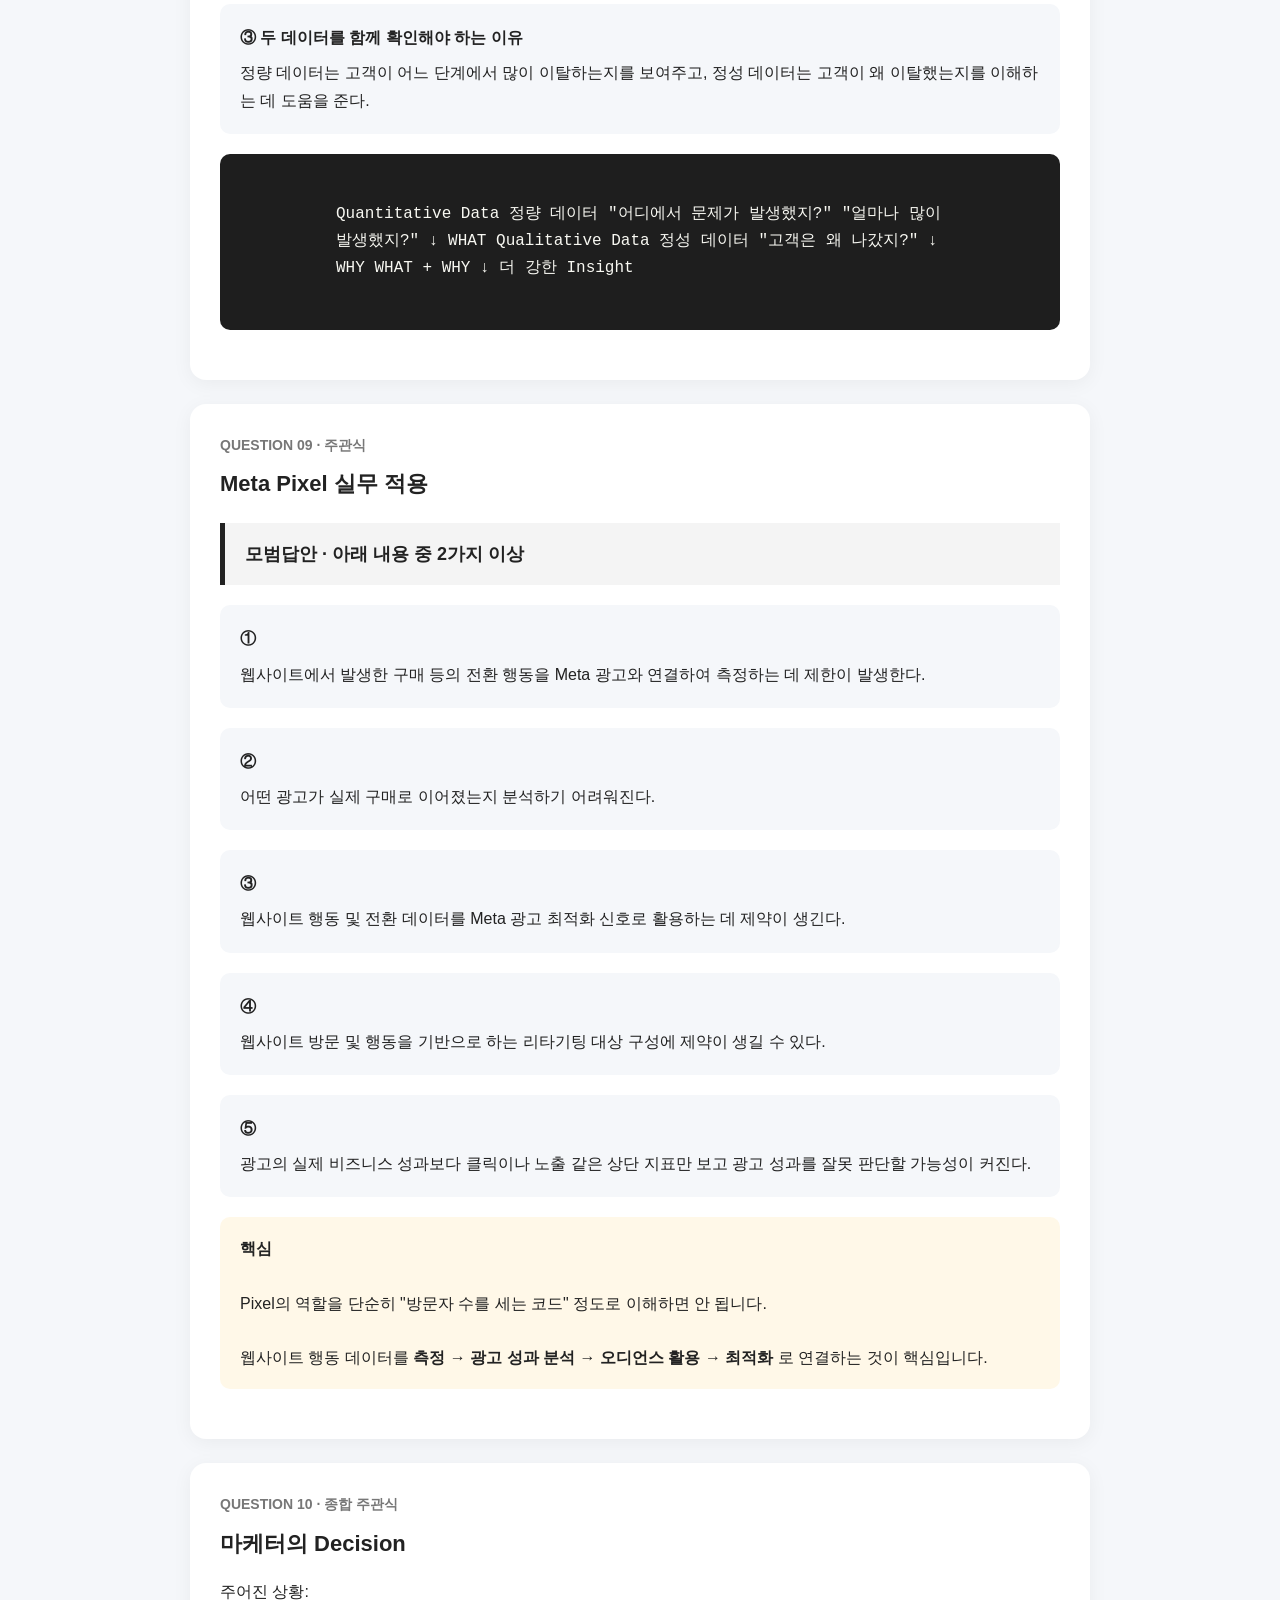
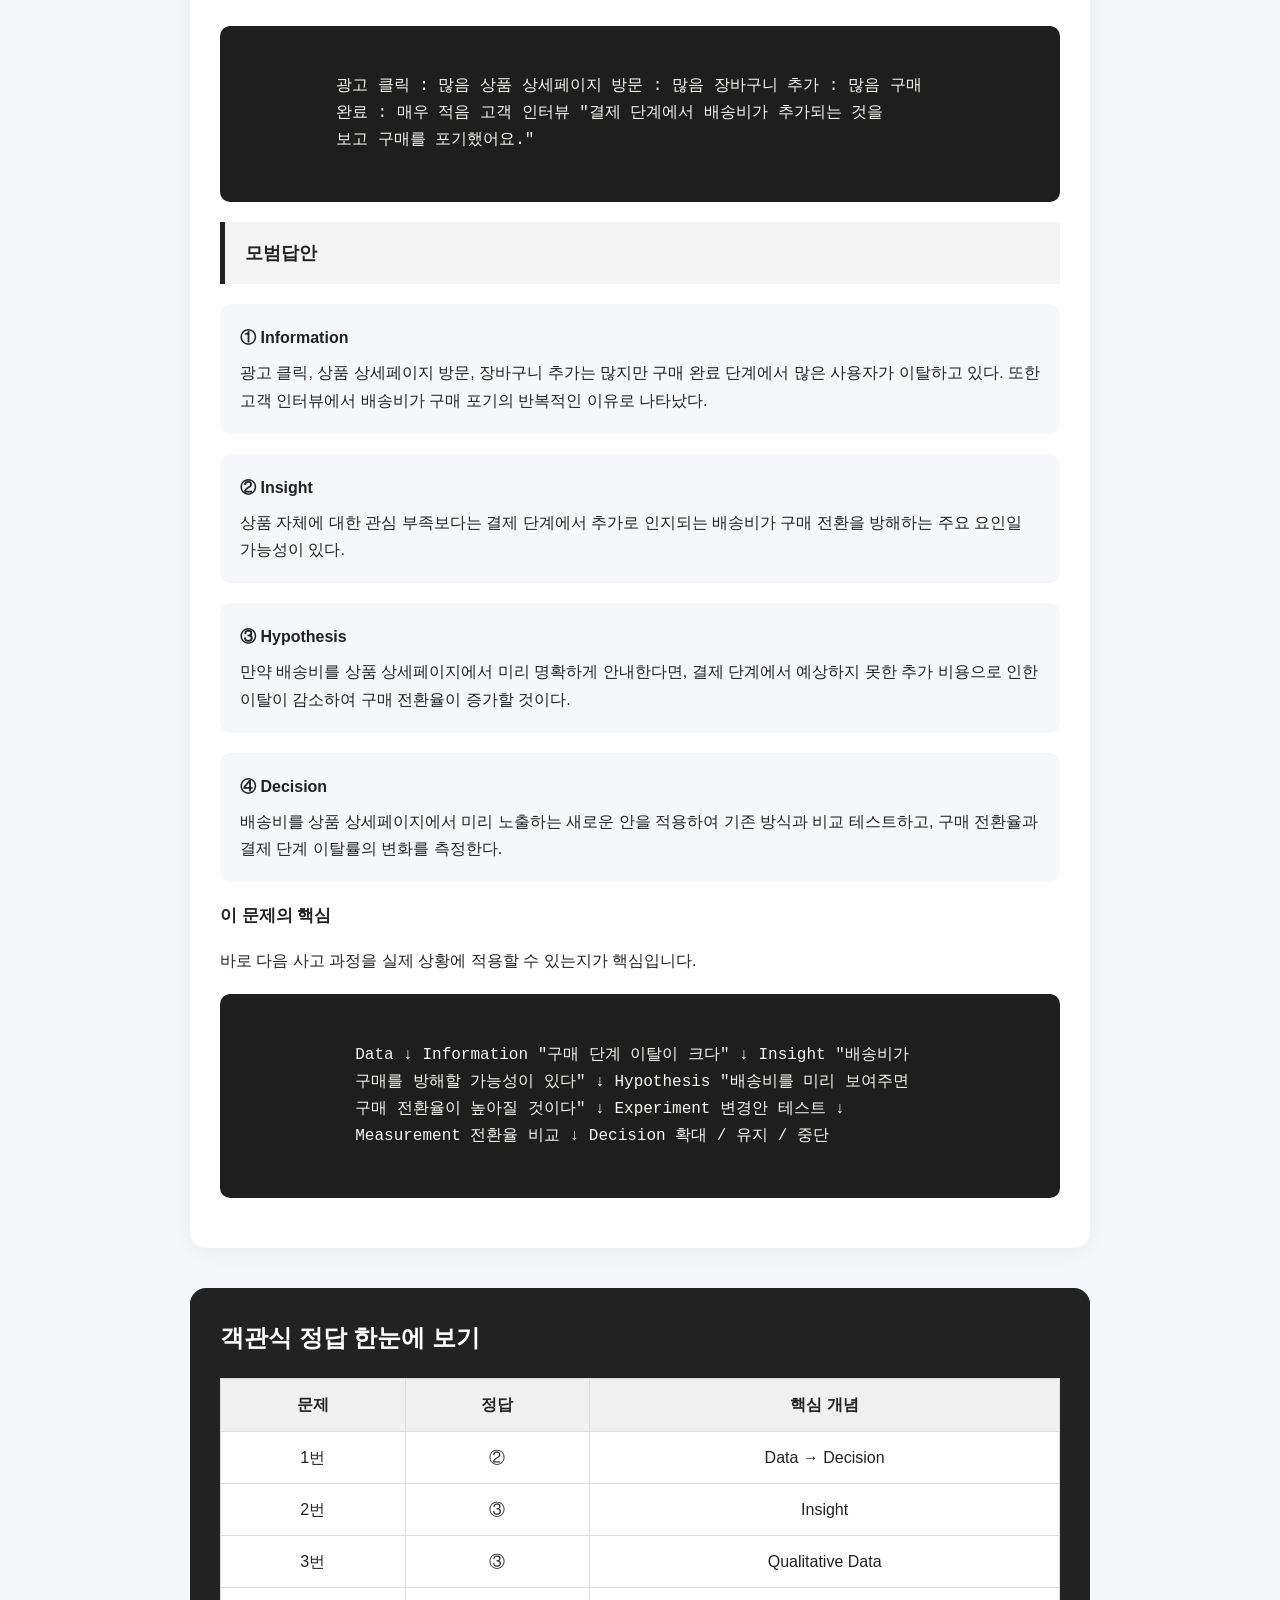
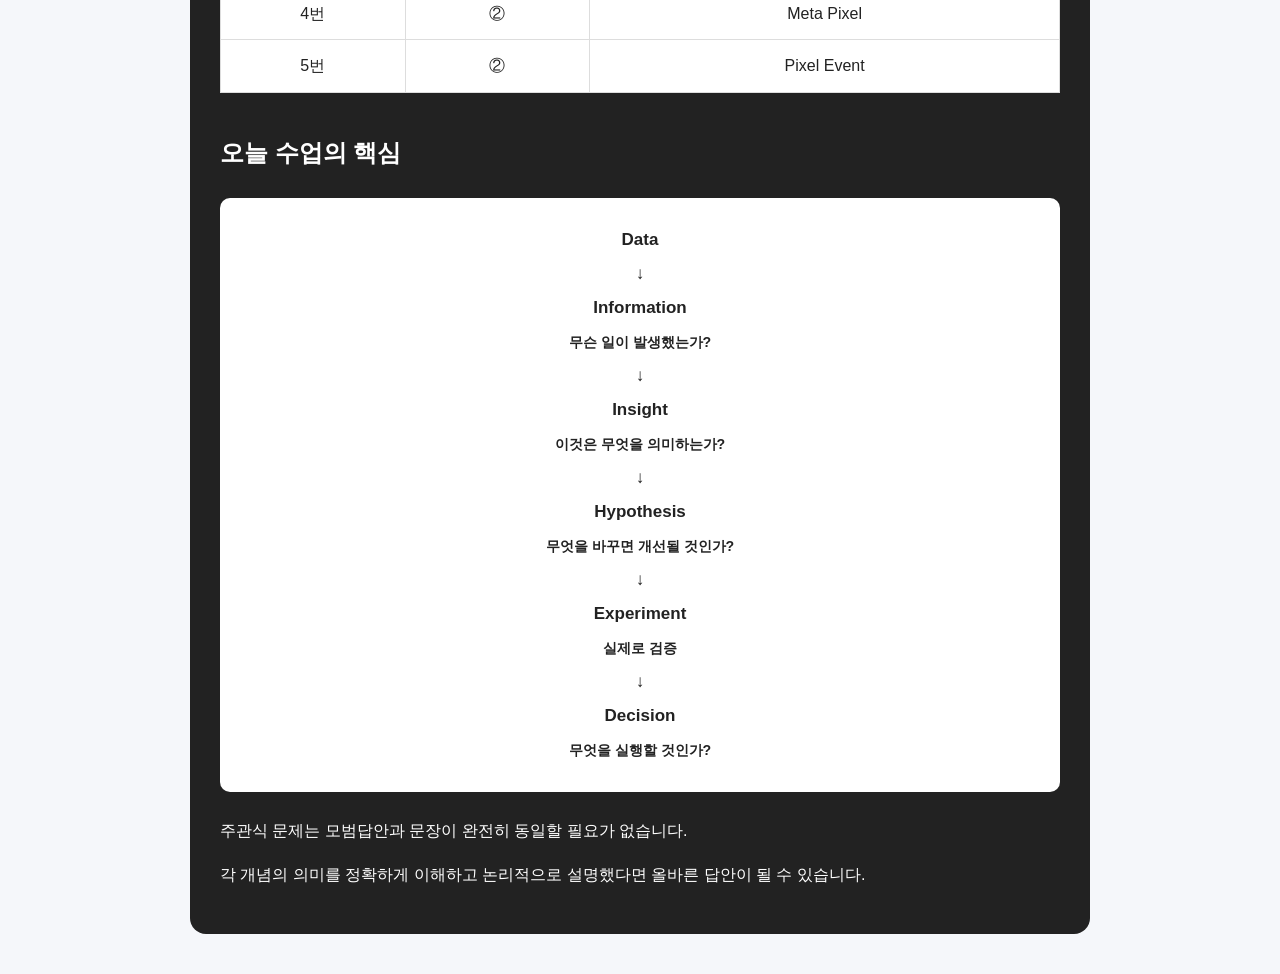
<file: answer_260831.html>
<!doctype html>
<html lang="ko">
  <head>
    <meta charset="UTF-8" />

    <meta name="viewport" content="width=device-width, initial-scale=1.0" />

    <title>Marketing Day 1 | 정답 및 해설</title>

    <style>
      * {
        box-sizing: border-box;
      }

      body {
        margin: 0;
        padding: 40px 20px;

        background: #f5f7fa;
        color: #222;

        font-family: -apple-system, BlinkMacSystemFont, "Segoe UI", sans-serif;

        line-height: 1.7;
      }

      .container {
        width: 100%;
        max-width: 900px;
        margin: 0 auto;
      }

      header {
        margin-bottom: 40px;
        padding: 40px;

        background: white;
        border-radius: 16px;

        text-align: center;

        box-shadow: 0 4px 20px rgba(0, 0, 0, 0.05);
      }

      .badge {
        display: inline-block;

        margin-bottom: 10px;
        padding: 6px 14px;

        border-radius: 20px;

        background: #222;
        color: white;

        font-size: 14px;
      }

      h1 {
        margin: 10px 0;
        font-size: 32px;
      }

      header p {
        margin: 5px 0;
        color: #666;
      }

      .answer-card {
        margin-bottom: 24px;
        padding: 30px;

        background: white;
        border-radius: 16px;

        box-shadow: 0 4px 20px rgba(0, 0, 0, 0.05);
      }

      .question-number {
        margin-bottom: 8px;

        color: #777;

        font-size: 14px;
        font-weight: bold;
      }

      .answer-card h2 {
        margin-top: 0;
        margin-bottom: 15px;

        font-size: 22px;
      }

      .correct-answer {
        margin: 20px 0;
        padding: 16px 20px;

        border-left: 5px solid #222;

        background: #f4f4f4;

        font-size: 18px;
        font-weight: bold;
      }

      .model-answer {
        margin: 20px 0;
        padding: 20px;

        border-radius: 10px;

        background: #f5f7fa;
      }

      .model-answer strong {
        display: block;
        margin-bottom: 8px;
      }

      .explanation {
        margin-top: 20px;
      }

      .explanation h3 {
        margin-bottom: 8px;
        font-size: 17px;
      }

      .flow {
        overflow-x: auto;

        margin: 20px 0;
        padding: 20px;

        border-radius: 10px;

        background: #1e1e1e;
        color: #f8f8f2;

        font-family: "SFMono-Regular", Consolas, monospace;

        white-space: pre;
        line-height: 1.7;
      }

      .important {
        margin: 20px 0;
        padding: 18px 20px;

        border-radius: 10px;

        background: #fff8e8;
      }

      .comparison {
        display: grid;

        grid-template-columns: 1fr 1fr;

        gap: 15px;

        margin: 20px 0;
      }

      .comparison-box {
        padding: 20px;

        border-radius: 10px;

        background: #f5f7fa;
      }

      .comparison-box h3 {
        margin-top: 0;
      }

      table {
        width: 100%;

        margin-top: 20px;

        border-collapse: collapse;

        background: white;
        color: #222;
      }

      th,
      td {
        padding: 12px;

        border: 1px solid #ddd;

        text-align: center;
      }

      th {
        background: #f0f0f0;
      }

      .summary {
        margin-top: 40px;
        padding: 30px;

        border-radius: 16px;

        background: #222;
        color: white;
      }

      .summary h2 {
        margin-top: 0;
      }

      .summary table {
        color: #222;
      }

      .summary-flow {
        margin: 25px 0;
        padding: 25px;

        border-radius: 10px;

        background: white;
        color: #222;

        text-align: center;

        font-size: 17px;
        font-weight: bold;

        line-height: 2;
      }

      @media (max-width: 600px) {
        body {
          padding: 20px 12px;
        }

        header,
        .answer-card,
        .summary {
          padding: 22px;
        }

        h1 {
          font-size: 25px;
        }

        .comparison {
          grid-template-columns: 1fr;
        }
      }
    </style>
  </head>

  <body>
    <div class="container">
      <!-- =====================================
       HEADER
  ====================================== -->

      <header>
        <div class="badge">Marketing Day 1</div>

        <h1>정답 및 해설</h1>

        <p>Marketing Day 1 Mini Test</p>

        <p>Data · Information · Insight · Hypothesis · Decision</p>

        <p>정량/정성 데이터 · Meta Pixel · D2C</p>
      </header>

      <!-- =====================================
       QUESTION 01
  ====================================== -->

      <section class="answer-card">
        <div class="question-number">QUESTION 01 · 객관식</div>

        <h2>Data → Decision</h2>

        <p>
          마케팅 데이터를 의사결정으로 발전시키는 과정으로 가장 적절한 것은?
        </p>

        <div class="correct-answer">
          정답 : ② Data → Information → Insight → Hypothesis → Decision
        </div>

        <div class="flow">
          Data ↓ Information ↓ Insight ↓ Hypothesis ↓ Decision
        </div>

        <div class="explanation">
          <h3>해설</h3>

          <p>
            데이터 자체만으로는 바로 좋은 의사결정을 할 수 있는 것이 아닙니다.
          </p>

          <p>
            먼저 데이터를 정리하여 의미 있는
            <strong>Information</strong>으로 만들고, 그 안에서 의미와 문제점을
            발견하여 <strong>Insight</strong>를 도출합니다.
          </p>

          <p>
            이후 원인과 해결방법에 대한
            <strong>Hypothesis</strong>를 만들고, 이를 검증하여 실제
            <strong>Decision</strong>으로 연결합니다.
          </p>
        </div>
      </section>

      <!-- =====================================
       QUESTION 02
  ====================================== -->

      <section class="answer-card">
        <div class="question-number">QUESTION 02 · 객관식</div>

        <h2>Information과 Insight</h2>

        <p>
          모바일 방문자의 상품 상세페이지 이탈률이 PC 방문자보다 높다는 결과를
          보고, 다음과 같이 판단했습니다.
        </p>

        <div class="model-answer">
          "모바일 상품 상세페이지의 구매 버튼이나 상품정보 전달 방식에 문제가
          있을 가능성이 있다."
        </div>

        <div class="correct-answer">정답 : ③ Insight</div>

        <div class="explanation">
          <h3>해설</h3>

          <p>다음 내용은 데이터에서 객관적으로 확인한 사실입니다.</p>

          <div class="model-answer">
            모바일 이탈률이 PC보다 높다. → <strong>Information</strong>
          </div>

          <p>반면 다음 내용은 그 사실이 무엇을 의미하는지 해석한 것입니다.</p>

          <div class="model-answer">
            모바일 UI 또는 정보 전달 방식에 문제가 있을 가능성이 있다. →
            <strong>Insight</strong>
          </div>

          <div class="important">
            <strong>Information = 무엇이 일어났는가?</strong>
            <br />
            <strong>Insight = 이것이 무엇을 의미하는가?</strong>
          </div>
        </div>
      </section>

      <!-- =====================================
       QUESTION 03
  ====================================== -->

      <section class="answer-card">
        <div class="question-number">QUESTION 03 · 객관식</div>

        <h2>정량적 데이터와 정성적 데이터</h2>

        <div class="correct-answer">
          정답 : ③ 고객 인터뷰에서 "배송비 때문에 구매를 망설였다"는 의견
        </div>

        <div class="explanation">
          <h3>해설</h3>

          <div class="comparison">
            <div class="comparison-box">
              <h3>Quantitative Data</h3>

              <p>
                <strong>정량적 데이터</strong>
              </p>

              <p>숫자와 수치로 측정할 수 있는 데이터</p>

              <p>예:</p>

              <p>
                클릭 수 3,520회<br />
                구매 전환율 3.2%<br />
                방문자 15,000명
              </p>
            </div>

            <div class="comparison-box">
              <h3>Qualitative Data</h3>

              <p>
                <strong>정성적 데이터</strong>
              </p>

              <p>
                고객의 의견, 경험, 이유, 감정 등 맥락을 이해하기 위한 데이터
              </p>

              <p>예:</p>

              <p>
                "배송비가 비싸요."<br />
                "결제가 복잡해요."<br />
                "상품 설명이 부족해요."
              </p>
            </div>
          </div>

          <div class="important">
            <strong>정량 데이터 → WHAT</strong>
            <br />
            무슨 일이 발생했는가?
            <br /><br />
            <strong>정성 데이터 → WHY</strong>
            <br />
            왜 그런 일이 발생했는가?
          </div>
        </div>
      </section>

      <!-- =====================================
       QUESTION 04
  ====================================== -->

      <section class="answer-card">
        <div class="question-number">QUESTION 04 · 객관식</div>

        <h2>Meta Pixel</h2>

        <div class="correct-answer">
          정답 : ② 웹사이트 방문자의 행동 및 전환 이벤트를 측정하고 광고
          최적화에 활용하기 위해
        </div>

        <div class="explanation">
          <h3>해설</h3>

          <p>
            Meta Pixel은 D2C 사이트 등의 웹사이트에 설치하여 사용자의 행동을
            측정하고 Meta 광고 시스템과 연결하는 중요한 측정 도구입니다.
          </p>

          <div class="flow">
            Meta 광고 ↓ 광고 클릭 ↓ D2C 사이트 ↓ Meta Pixel ↓ 웹사이트 행동 측정
            ↓ 광고 성과 분석 및 최적화
          </div>

          <p>
            단순히 광고 클릭 수만 보는 것이 아니라 광고를 클릭한 사람이
            웹사이트에서 실제로 어떤 행동을 했는지를 이해하는 데 중요한 역할을
            합니다.
          </p>
        </div>
      </section>

      <!-- =====================================
       QUESTION 05
  ====================================== -->

      <section class="answer-card">
        <div class="question-number">QUESTION 05 · 객관식</div>

        <h2>Pixel Event</h2>

        <div class="correct-answer">
          정답 : ② 어떤 행동이 실제 구매 전환으로 이어지는지 측정하고 광고 성과
          및 최적화에 활용하기 위해
        </div>

        <div class="explanation">
          <h3>해설</h3>

          <p>
            사용자가 웹사이트에서 하는 행동을 Event 형태로 측정할 수 있습니다.
          </p>

          <div class="flow">
            광고 클릭 ↓ PageView 페이지 방문 ↓ ViewContent 상품 조회 ↓ AddToCart
            장바구니 추가 ↓ Purchase 구매
          </div>

          <p>
            이렇게 행동 단계를 측정하면 단순히 "광고를 클릭했는가?"에서 끝나는
            것이 아니라
            <strong>"실제 비즈니스 성과까지 이어졌는가?"</strong>
            를 분석할 수 있습니다.
          </p>
        </div>
      </section>

      <!-- =====================================
       QUESTION 06
  ====================================== -->

      <section class="answer-card">
        <div class="question-number">QUESTION 06 · 주관식</div>

        <h2>Data → Information → Insight</h2>

        <p>주어진 데이터:</p>

        <div class="flow">
          상품 상세페이지 방문자 : 10,000명 장바구니 추가 : 2,000명 구매 완료 :
          400명
        </div>

        <div class="correct-answer">모범답안</div>

        <div class="model-answer">
          <strong>① Information</strong>

          상품 상세페이지 방문자 10,000명 중 2,000명이 장바구니에 상품을
          추가했고, 최종적으로 400명이 구매를 완료했다.
        </div>

        <div class="model-answer">
          <strong>② Insight</strong>

          장바구니까지 상품에 관심을 보인 고객 중 상당수가 실제 구매를 완료하지
          않고 있으므로, 장바구니 이후 구매 과정에 전환을 방해하는 요인이 있을
          가능성이 있다.
        </div>

        <div class="explanation">
          <h3>조금 더 분석하면</h3>

          <div class="flow">
            상세페이지 → 장바구니 2,000 ÷ 10,000 × 100 = 20% 장바구니 → 구매 400
            ÷ 2,000 × 100 = 20%
          </div>

          <p>
            단순한 숫자를 서로 연결하고 비율을 계산하면 마케팅 분석에 사용할 수
            있는 Information으로 발전시킬 수 있습니다.
          </p>
        </div>
      </section>

      <!-- =====================================
       QUESTION 07
  ====================================== -->

      <section class="answer-card">
        <div class="question-number">QUESTION 07 · 주관식</div>

        <h2>Insight → Hypothesis</h2>

        <div class="correct-answer">모범답안</div>

        <div class="model-answer">
          만약 결제 과정에서 배송비 정보를 상품 상세페이지에서 미리 명확하게
          보여준다면, 결제 단계에서 예상하지 못한 추가 비용으로 인한 이탈이
          감소하여 구매 전환율이 증가할 것이다.
        </div>

        <div class="explanation">
          <h3>좋은 가설의 특징</h3>

          <p>
            가설은 단순한 희망이나 목표가 아니라
            <strong>검증할 수 있는 예상</strong>이어야 합니다.
          </p>

          <div class="flow">
            만약 [무언가를 변경]한다면 ↓ [어떤 이유] 때문에 ↓ [특정 지표]가
            변화할 것이다.
          </div>

          <p>예를 들어:</p>

          <div class="model-answer">"구매율을 높여야 한다."</div>

          <p>이것은 목표에 가깝습니다.</p>

          <div class="model-answer">
            "배송비를 상품 상세페이지에서 미리 보여주면 결제 단계 이탈률이
            감소할 것이다."
          </div>

          <p>
            이것은 실제로 실험과 데이터를 통해 검증할 수 있기 때문에 가설에
            가깝습니다.
          </p>
        </div>
      </section>

      <!-- =====================================
       QUESTION 08
  ====================================== -->

      <section class="answer-card">
        <div class="question-number">QUESTION 08 · 주관식</div>

        <h2>정량 + 정성 데이터</h2>

        <div class="correct-answer">모범답안</div>

        <div class="model-answer">
          <strong>① 정량적 데이터</strong>

          장바구니 진입자 수, 결제 시작 수, 구매 완료 수, 단계별 이탈률 등을
          확인한다.
        </div>

        <div class="model-answer">
          <strong>② 정성적 데이터</strong>

          구매하지 않은 고객을 대상으로 설문이나 인터뷰를 실시하여 구매를 포기한
          이유를 확인한다.
        </div>

        <div class="model-answer">
          <strong>③ 두 데이터를 함께 확인해야 하는 이유</strong>

          정량 데이터는 고객이 어느 단계에서 많이 이탈하는지를 보여주고, 정성
          데이터는 고객이 왜 이탈했는지를 이해하는 데 도움을 준다.
        </div>

        <div class="flow">
          Quantitative Data 정량 데이터 "어디에서 문제가 발생했지?" "얼마나 많이
          발생했지?" ↓ WHAT Qualitative Data 정성 데이터 "고객은 왜 나갔지?" ↓
          WHY WHAT + WHY ↓ 더 강한 Insight
        </div>
      </section>

      <!-- =====================================
       QUESTION 09
  ====================================== -->

      <section class="answer-card">
        <div class="question-number">QUESTION 09 · 주관식</div>

        <h2>Meta Pixel 실무 적용</h2>

        <div class="correct-answer">모범답안 · 아래 내용 중 2가지 이상</div>

        <div class="model-answer">
          <strong>①</strong>

          웹사이트에서 발생한 구매 등의 전환 행동을 Meta 광고와 연결하여
          측정하는 데 제한이 발생한다.
        </div>

        <div class="model-answer">
          <strong>②</strong>

          어떤 광고가 실제 구매로 이어졌는지 분석하기 어려워진다.
        </div>

        <div class="model-answer">
          <strong>③</strong>

          웹사이트 행동 및 전환 데이터를 Meta 광고 최적화 신호로 활용하는 데
          제약이 생긴다.
        </div>

        <div class="model-answer">
          <strong>④</strong>

          웹사이트 방문 및 행동을 기반으로 하는 리타기팅 대상 구성에 제약이 생길
          수 있다.
        </div>

        <div class="model-answer">
          <strong>⑤</strong>

          광고의 실제 비즈니스 성과보다 클릭이나 노출 같은 상단 지표만 보고 광고
          성과를 잘못 판단할 가능성이 커진다.
        </div>

        <div class="important">
          <strong>핵심</strong>
          <br /><br />

          Pixel의 역할을 단순히 "방문자 수를 세는 코드" 정도로 이해하면 안
          됩니다.

          <br /><br />

          웹사이트 행동 데이터를
          <strong>측정 → 광고 성과 분석 → 오디언스 활용 → 최적화</strong>
          로 연결하는 것이 핵심입니다.
        </div>
      </section>

      <!-- =====================================
       QUESTION 10
  ====================================== -->

      <section class="answer-card">
        <div class="question-number">QUESTION 10 · 종합 주관식</div>

        <h2>마케터의 Decision</h2>

        <p>주어진 상황:</p>

        <div class="flow">
          광고 클릭 : 많음 상품 상세페이지 방문 : 많음 장바구니 추가 : 많음 구매
          완료 : 매우 적음 고객 인터뷰 "결제 단계에서 배송비가 추가되는 것을
          보고 구매를 포기했어요."
        </div>

        <div class="correct-answer">모범답안</div>

        <div class="model-answer">
          <strong>① Information</strong>

          광고 클릭, 상품 상세페이지 방문, 장바구니 추가는 많지만 구매 완료
          단계에서 많은 사용자가 이탈하고 있다. 또한 고객 인터뷰에서 배송비가
          구매 포기의 반복적인 이유로 나타났다.
        </div>

        <div class="model-answer">
          <strong>② Insight</strong>

          상품 자체에 대한 관심 부족보다는 결제 단계에서 추가로 인지되는
          배송비가 구매 전환을 방해하는 주요 요인일 가능성이 있다.
        </div>

        <div class="model-answer">
          <strong>③ Hypothesis</strong>

          만약 배송비를 상품 상세페이지에서 미리 명확하게 안내한다면, 결제
          단계에서 예상하지 못한 추가 비용으로 인한 이탈이 감소하여 구매
          전환율이 증가할 것이다.
        </div>

        <div class="model-answer">
          <strong>④ Decision</strong>

          배송비를 상품 상세페이지에서 미리 노출하는 새로운 안을 적용하여 기존
          방식과 비교 테스트하고, 구매 전환율과 결제 단계 이탈률의 변화를
          측정한다.
        </div>

        <div class="explanation">
          <h3>이 문제의 핵심</h3>

          <p>
            바로 다음 사고 과정을 실제 상황에 적용할 수 있는지가 핵심입니다.
          </p>

          <div class="flow">
            Data ↓ Information "구매 단계 이탈이 크다" ↓ Insight "배송비가
            구매를 방해할 가능성이 있다" ↓ Hypothesis "배송비를 미리 보여주면
            구매 전환율이 높아질 것이다" ↓ Experiment 변경안 테스트 ↓
            Measurement 전환율 비교 ↓ Decision 확대 / 유지 / 중단
          </div>
        </div>
      </section>

      <!-- =====================================
       SUMMARY
  ====================================== -->

      <section class="summary">
        <h2>객관식 정답 한눈에 보기</h2>

        <table>
          <thead>
            <tr>
              <th>문제</th>
              <th>정답</th>
              <th>핵심 개념</th>
            </tr>
          </thead>

          <tbody>
            <tr>
              <td>1번</td>
              <td>②</td>
              <td>Data → Decision</td>
            </tr>

            <tr>
              <td>2번</td>
              <td>③</td>
              <td>Insight</td>
            </tr>

            <tr>
              <td>3번</td>
              <td>③</td>
              <td>Qualitative Data</td>
            </tr>

            <tr>
              <td>4번</td>
              <td>②</td>
              <td>Meta Pixel</td>
            </tr>

            <tr>
              <td>5번</td>
              <td>②</td>
              <td>Pixel Event</td>
            </tr>
          </tbody>
        </table>

        <h2 style="margin-top: 40px">오늘 수업의 핵심</h2>

        <div class="summary-flow">
          Data
          <br />
          ↓
          <br />

          Information
          <br />
          <small>무슨 일이 발생했는가?</small>
          <br />
          ↓
          <br />

          Insight
          <br />
          <small>이것은 무엇을 의미하는가?</small>
          <br />
          ↓
          <br />

          Hypothesis
          <br />
          <small>무엇을 바꾸면 개선될 것인가?</small>
          <br />
          ↓
          <br />

          Experiment
          <br />
          <small>실제로 검증</small>
          <br />
          ↓
          <br />

          Decision
          <br />
          <small>무엇을 실행할 것인가?</small>
        </div>

        <p>주관식 문제는 모범답안과 문장이 완전히 동일할 필요가 없습니다.</p>

        <p>
          각 개념의 의미를 정확하게 이해하고 논리적으로 설명했다면 올바른 답안이
          될 수 있습니다.
        </p>
      </section>
    </div>
  </body>
</html>
</file>
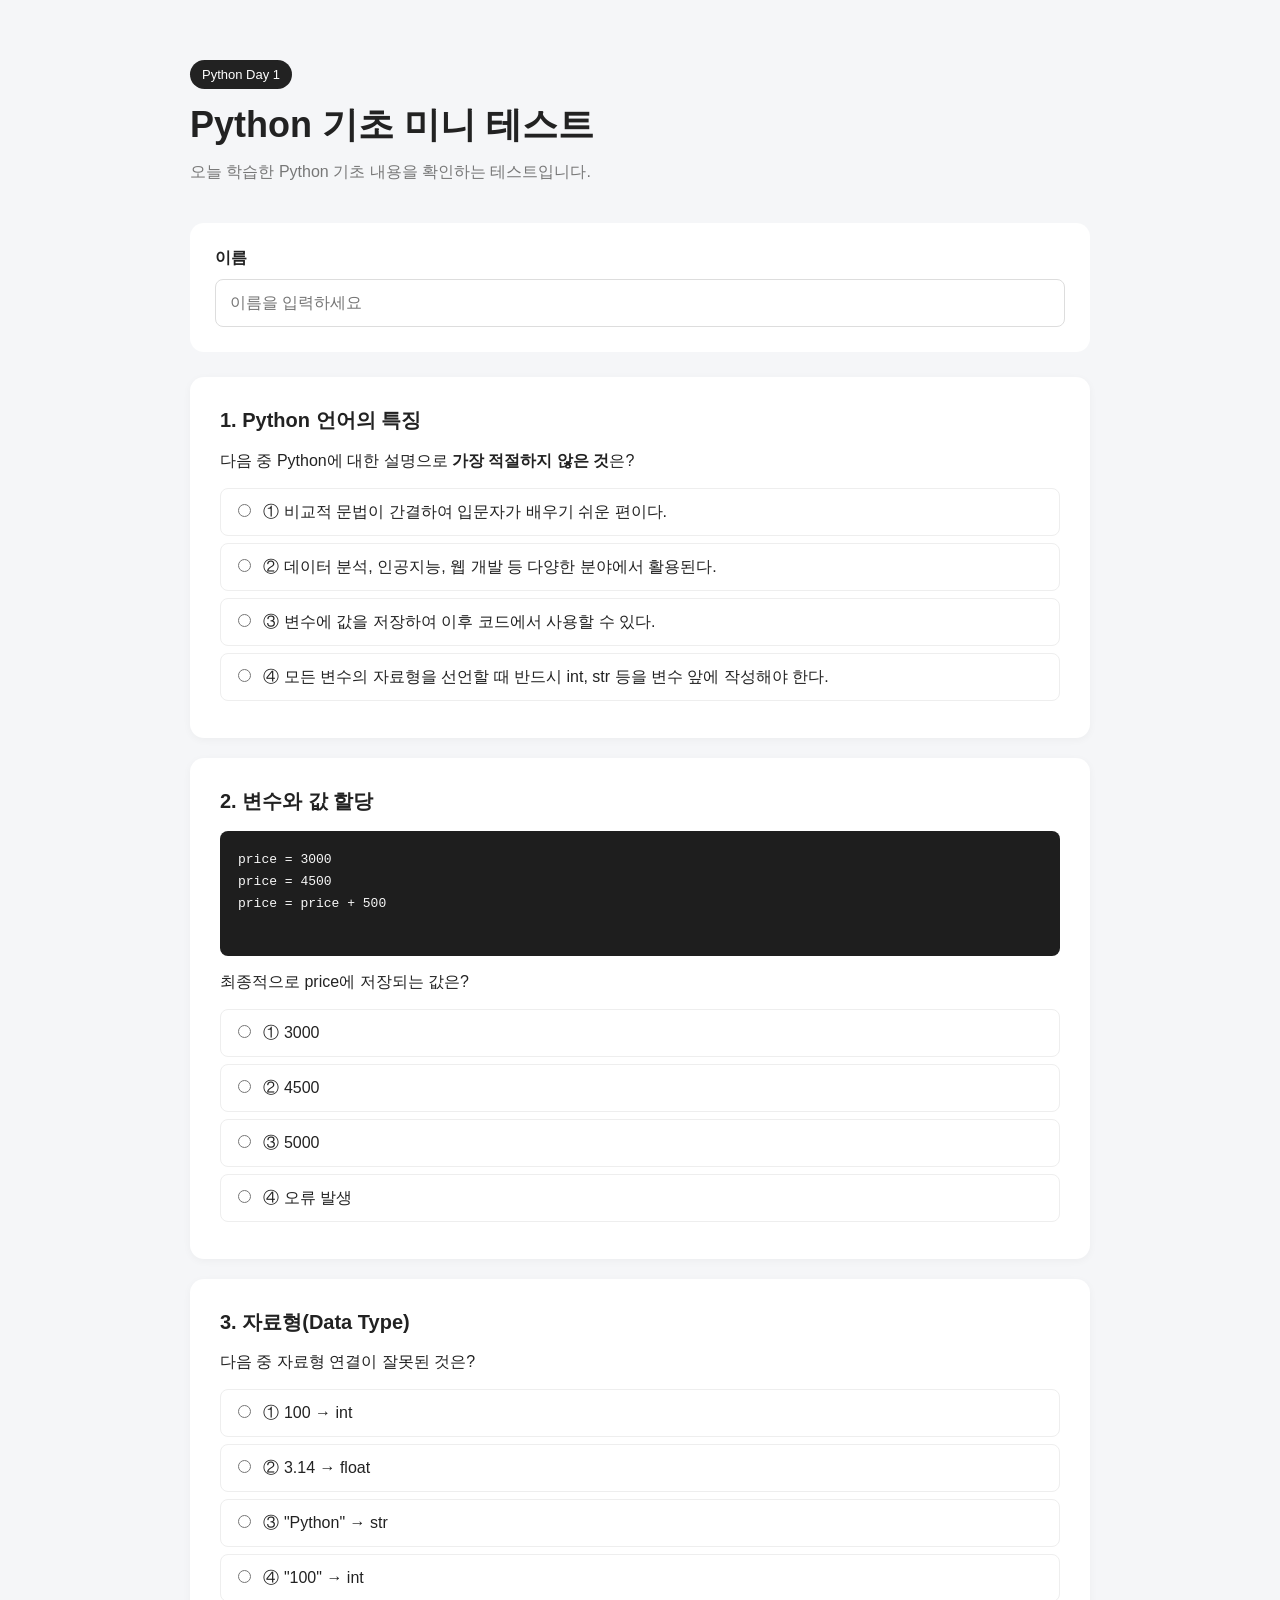
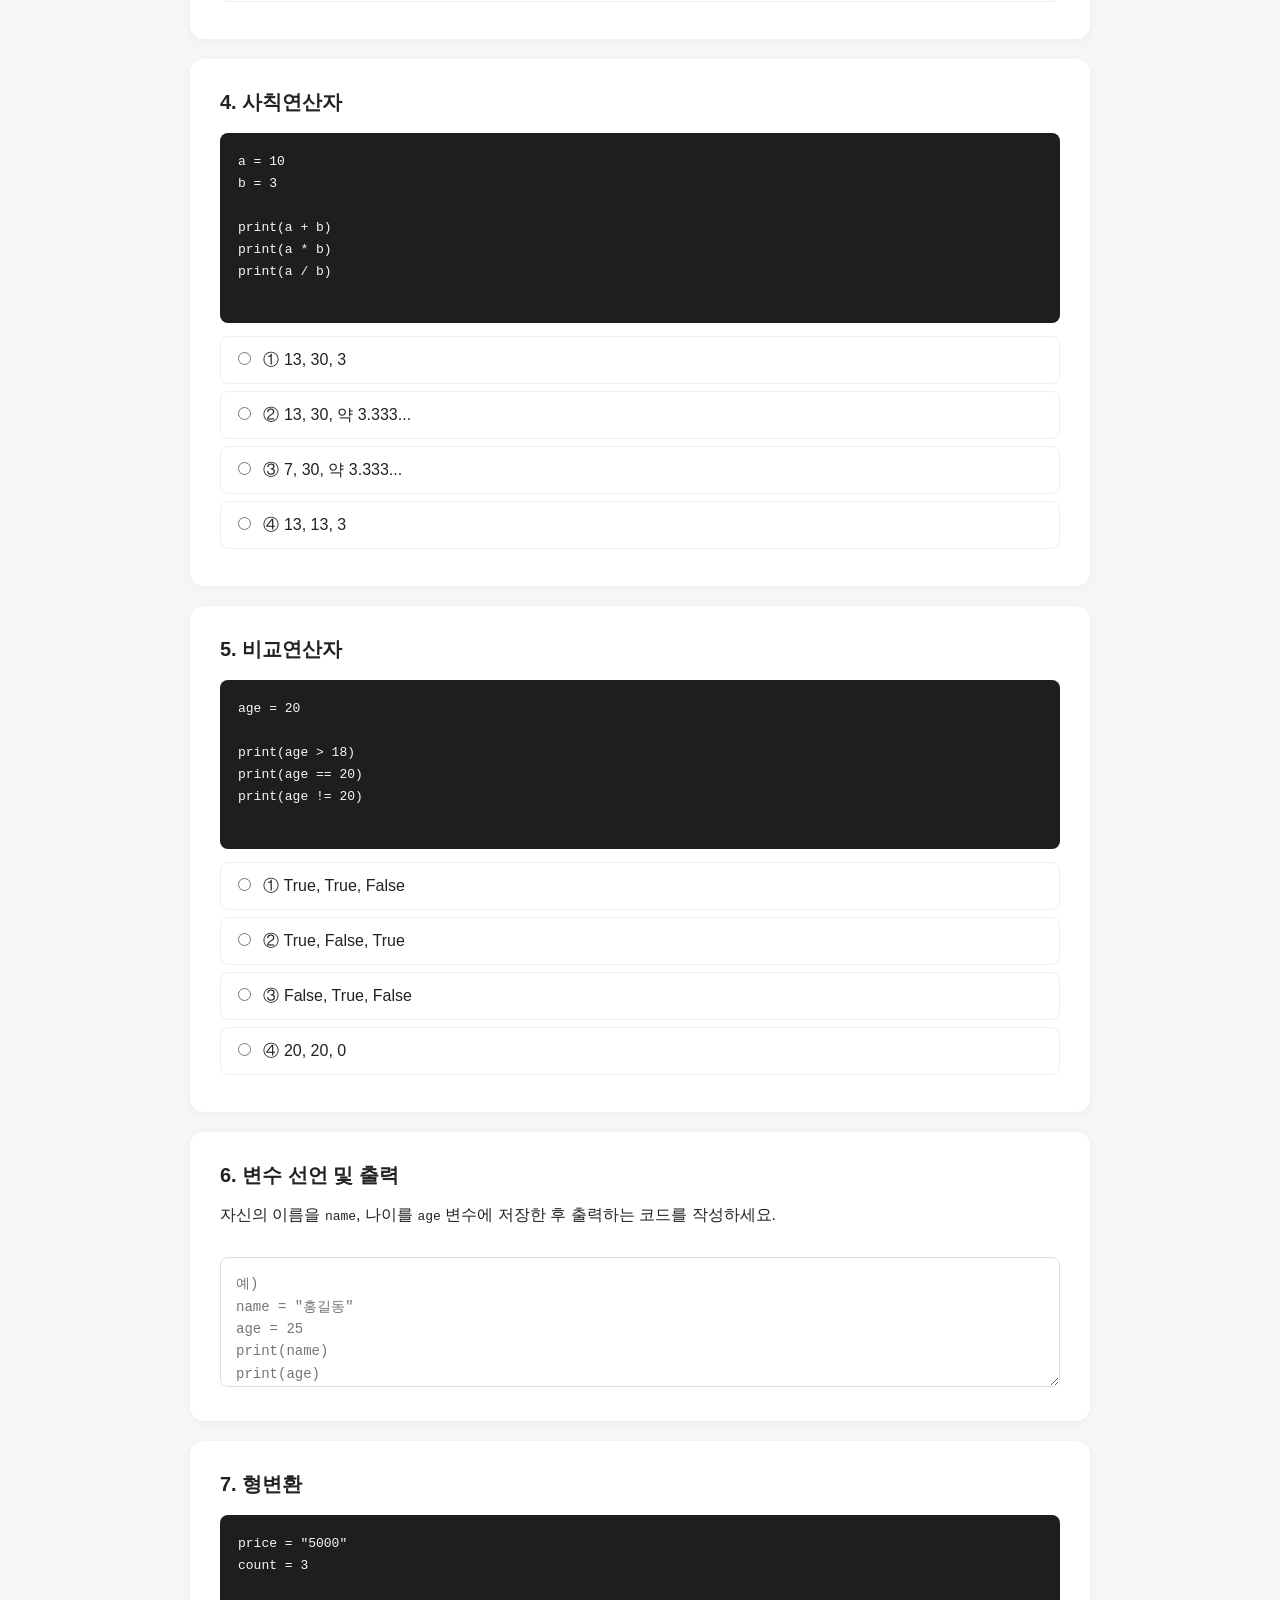
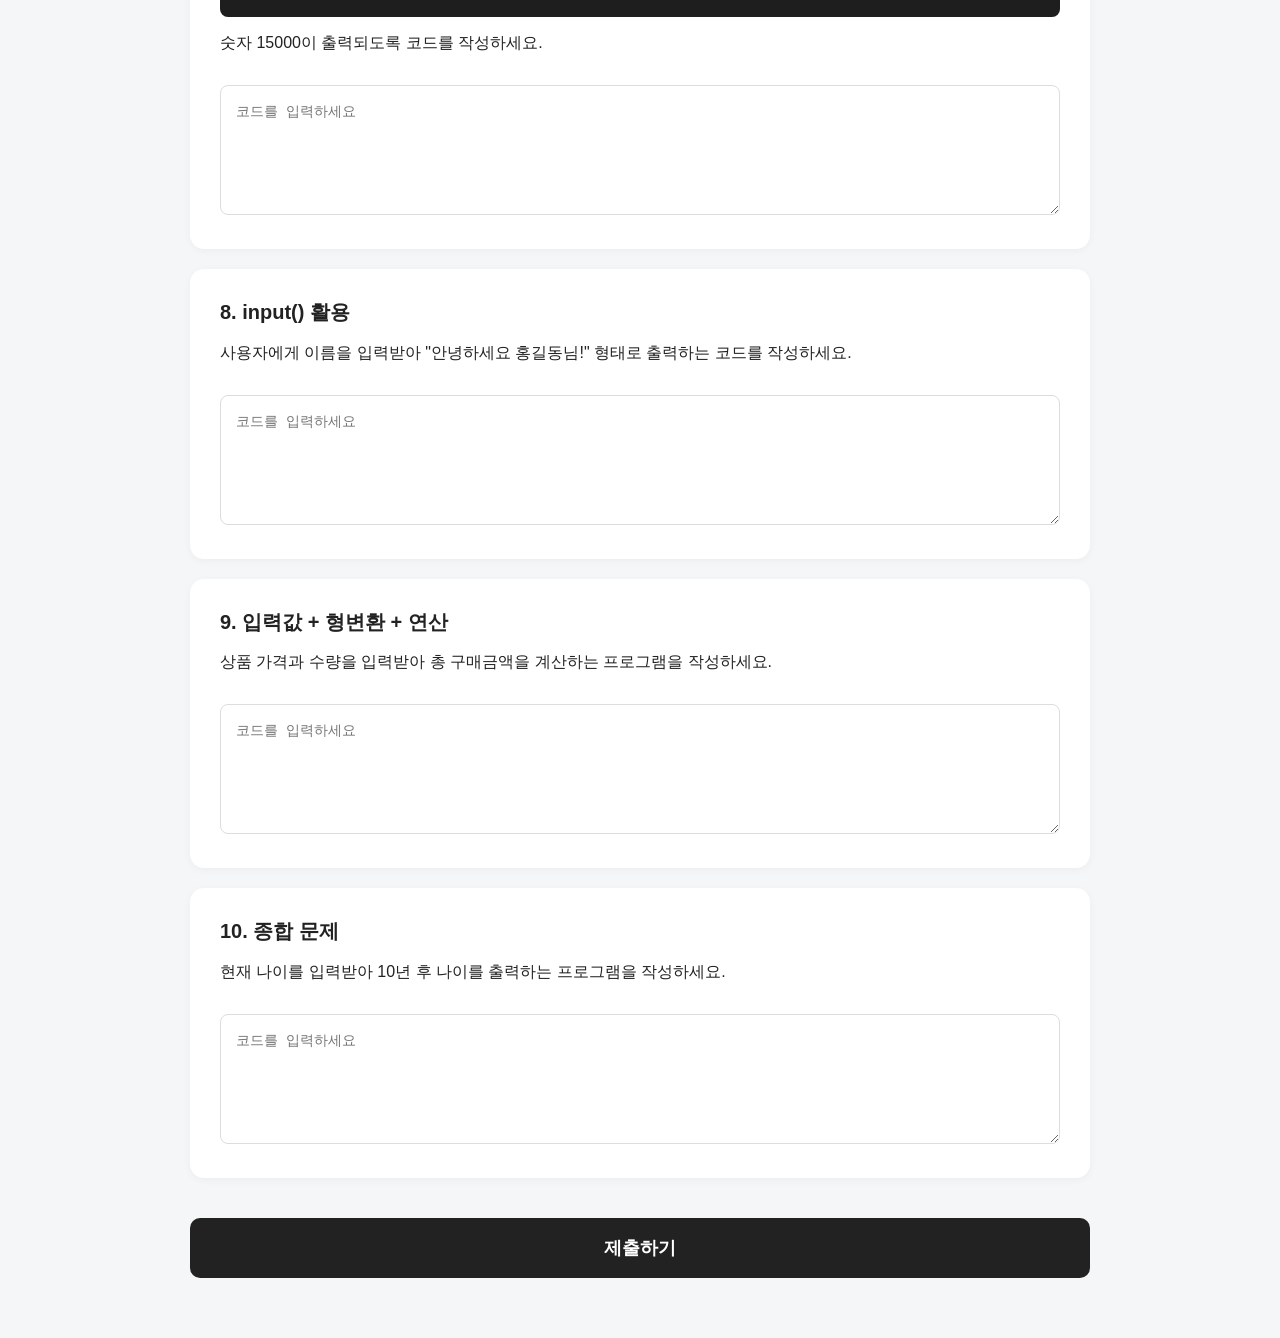
<file: index_260826.html>
<!doctype html>
<html lang="ko">
  <head>
    <meta charset="UTF-8" />
    <meta name="viewport" content="width=device-width, initial-scale=1.0" />
    <title>Python Day 1 Mini Test</title>
    <link rel="stylesheet" href="style.css" />
  </head>

  <body>
    <div class="container">
      <header>
        <p class="badge">Python Day 1</p>
        <h1>Python 기초 미니 테스트</h1>
        <p class="description">
          오늘 학습한 Python 기초 내용을 확인하는 테스트입니다.
        </p>
      </header>

      <section class="student-info">
        <label for="studentName">이름</label>
        <input type="text" id="studentName" placeholder="이름을 입력하세요" />
      </section>

      <form id="quizForm">
        <!-- 문제 1 -->
        <section class="question" data-question="1">
          <h2>1. Python 언어의 특징</h2>

          <p>
            다음 중 Python에 대한 설명으로
            <strong>가장 적절하지 않은 것</strong>은?
          </p>

          <label>
            <input type="radio" name="q1" value="1" />
            ① 비교적 문법이 간결하여 입문자가 배우기 쉬운 편이다.
          </label>

          <label>
            <input type="radio" name="q1" value="2" />
            ② 데이터 분석, 인공지능, 웹 개발 등 다양한 분야에서 활용된다.
          </label>

          <label>
            <input type="radio" name="q1" value="3" />
            ③ 변수에 값을 저장하여 이후 코드에서 사용할 수 있다.
          </label>

          <label>
            <input type="radio" name="q1" value="4" />
            ④ 모든 변수의 자료형을 선언할 때 반드시 int, str 등을 변수 앞에
            작성해야 한다.
          </label>
        </section>

        <!-- 문제 2 -->
        <section class="question" data-question="2">
          <h2>2. 변수와 값 할당</h2>

          <pre>
price = 3000
price = 4500
price = price + 500
      </pre
          >

          <p>최종적으로 price에 저장되는 값은?</p>

          <label>
            <input type="radio" name="q2" value="1" />
            ① 3000
          </label>

          <label>
            <input type="radio" name="q2" value="2" />
            ② 4500
          </label>

          <label>
            <input type="radio" name="q2" value="3" />
            ③ 5000
          </label>

          <label>
            <input type="radio" name="q2" value="4" />
            ④ 오류 발생
          </label>
        </section>

        <!-- 문제 3 -->
        <section class="question">
          <h2>3. 자료형(Data Type)</h2>

          <p>다음 중 자료형 연결이 잘못된 것은?</p>

          <label>
            <input type="radio" name="q3" value="1" />
            ① 100 → int
          </label>

          <label>
            <input type="radio" name="q3" value="2" />
            ② 3.14 → float
          </label>

          <label>
            <input type="radio" name="q3" value="3" />
            ③ "Python" → str
          </label>

          <label>
            <input type="radio" name="q3" value="4" />
            ④ "100" → int
          </label>
        </section>

        <!-- 문제 4 -->
        <section class="question">
          <h2>4. 사칙연산자</h2>

          <pre>
a = 10
b = 3

print(a + b)
print(a * b)
print(a / b)
      </pre
          >

          <label>
            <input type="radio" name="q4" value="1" />
            ① 13, 30, 3
          </label>

          <label>
            <input type="radio" name="q4" value="2" />
            ② 13, 30, 약 3.333...
          </label>

          <label>
            <input type="radio" name="q4" value="3" />
            ③ 7, 30, 약 3.333...
          </label>

          <label>
            <input type="radio" name="q4" value="4" />
            ④ 13, 13, 3
          </label>
        </section>

        <!-- 문제 5 -->
        <section class="question">
          <h2>5. 비교연산자</h2>

          <pre>
age = 20

print(age > 18)
print(age == 20)
print(age != 20)
      </pre
          >

          <label>
            <input type="radio" name="q5" value="1" />
            ① True, True, False
          </label>

          <label>
            <input type="radio" name="q5" value="2" />
            ② True, False, True
          </label>

          <label>
            <input type="radio" name="q5" value="3" />
            ③ False, True, False
          </label>

          <label>
            <input type="radio" name="q5" value="4" />
            ④ 20, 20, 0
          </label>
        </section>

        <!-- 문제 6 -->
        <section class="question">
          <h2>6. 변수 선언 및 출력</h2>

          <p>
            자신의 이름을 <code>name</code>, 나이를 <code>age</code> 변수에
            저장한 후 출력하는 코드를 작성하세요.
          </p>

          <textarea
            name="q6"
            placeholder='예)
name = "홍길동"
age = 25
print(name)
print(age)'
          ></textarea>
        </section>

        <!-- 문제 7 -->
        <section class="question">
          <h2>7. 형변환</h2>

          <pre>
price = "5000"
count = 3
      </pre
          >

          <p>숫자 15000이 출력되도록 코드를 작성하세요.</p>

          <textarea name="q7" placeholder="코드를 입력하세요"></textarea>
        </section>

        <!-- 문제 8 -->
        <section class="question">
          <h2>8. input() 활용</h2>

          <p>
            사용자에게 이름을 입력받아 "안녕하세요 홍길동님!" 형태로 출력하는
            코드를 작성하세요.
          </p>

          <textarea name="q8" placeholder="코드를 입력하세요"></textarea>
        </section>

        <!-- 문제 9 -->
        <section class="question">
          <h2>9. 입력값 + 형변환 + 연산</h2>

          <p>
            상품 가격과 수량을 입력받아 총 구매금액을 계산하는 프로그램을
            작성하세요.
          </p>

          <textarea name="q9" placeholder="코드를 입력하세요"></textarea>
        </section>

        <!-- 문제 10 -->
        <section class="question">
          <h2>10. 종합 문제</h2>

          <p>
            현재 나이를 입력받아 10년 후 나이를 출력하는 프로그램을 작성하세요.
          </p>

          <textarea name="q10" placeholder="코드를 입력하세요"></textarea>
        </section>

        <button type="button" id="submitBtn">제출하기</button>
      </form>

      <div id="result" class="result hidden"></div>
    </div>

    <script src="script_260826.js"></script>
  </body>
</html>
</file>
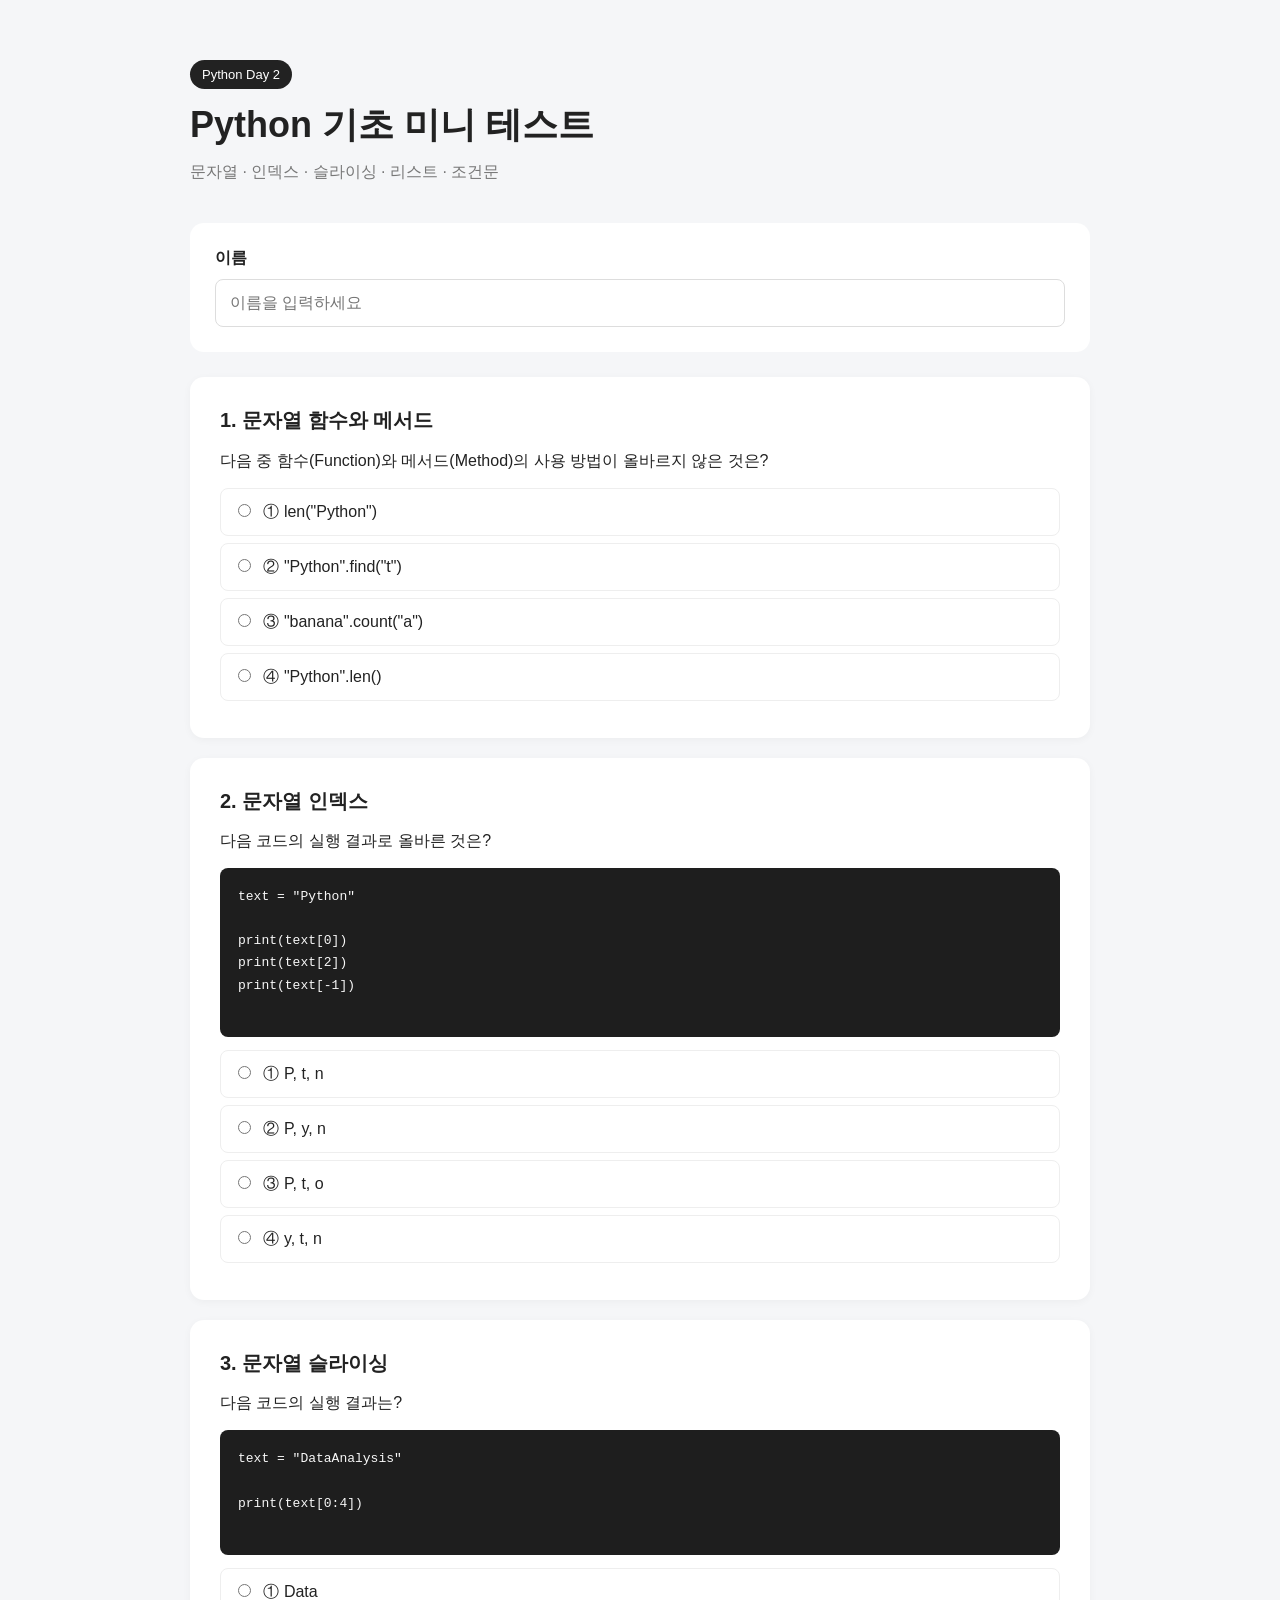
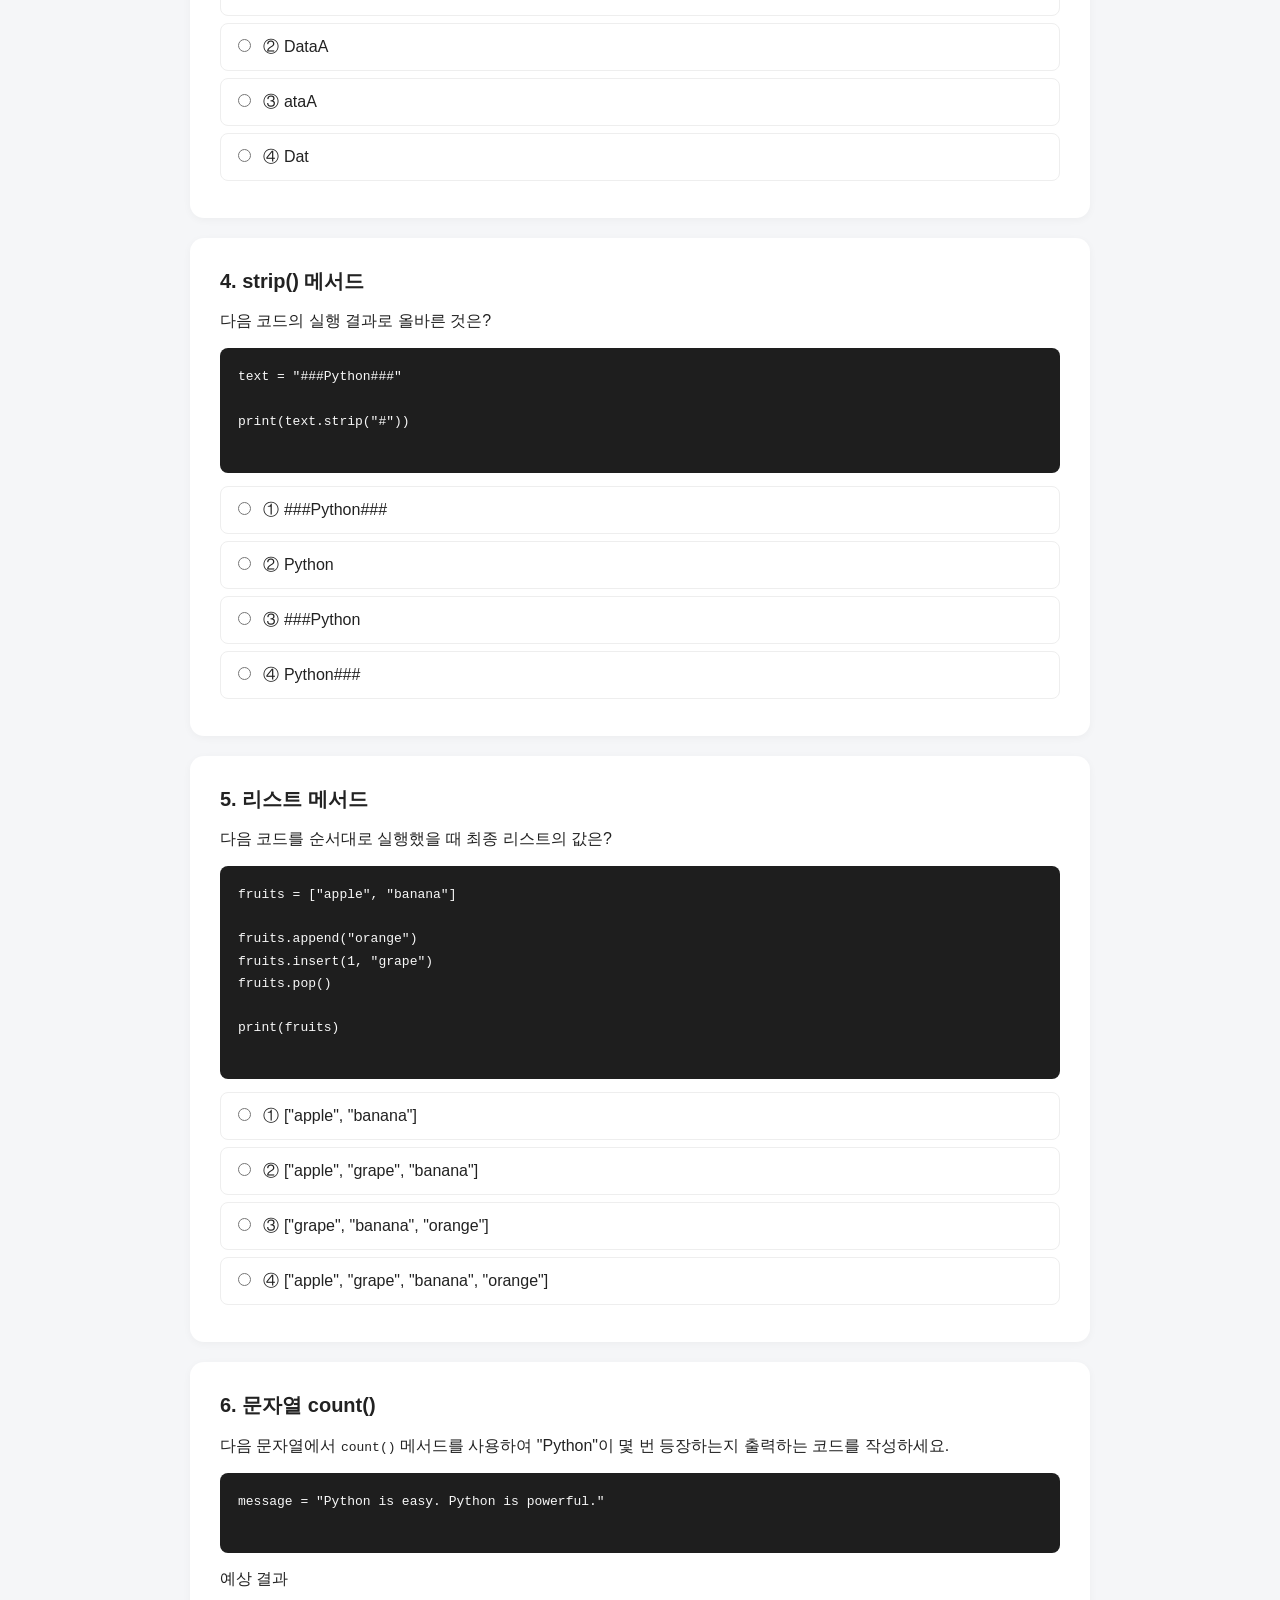
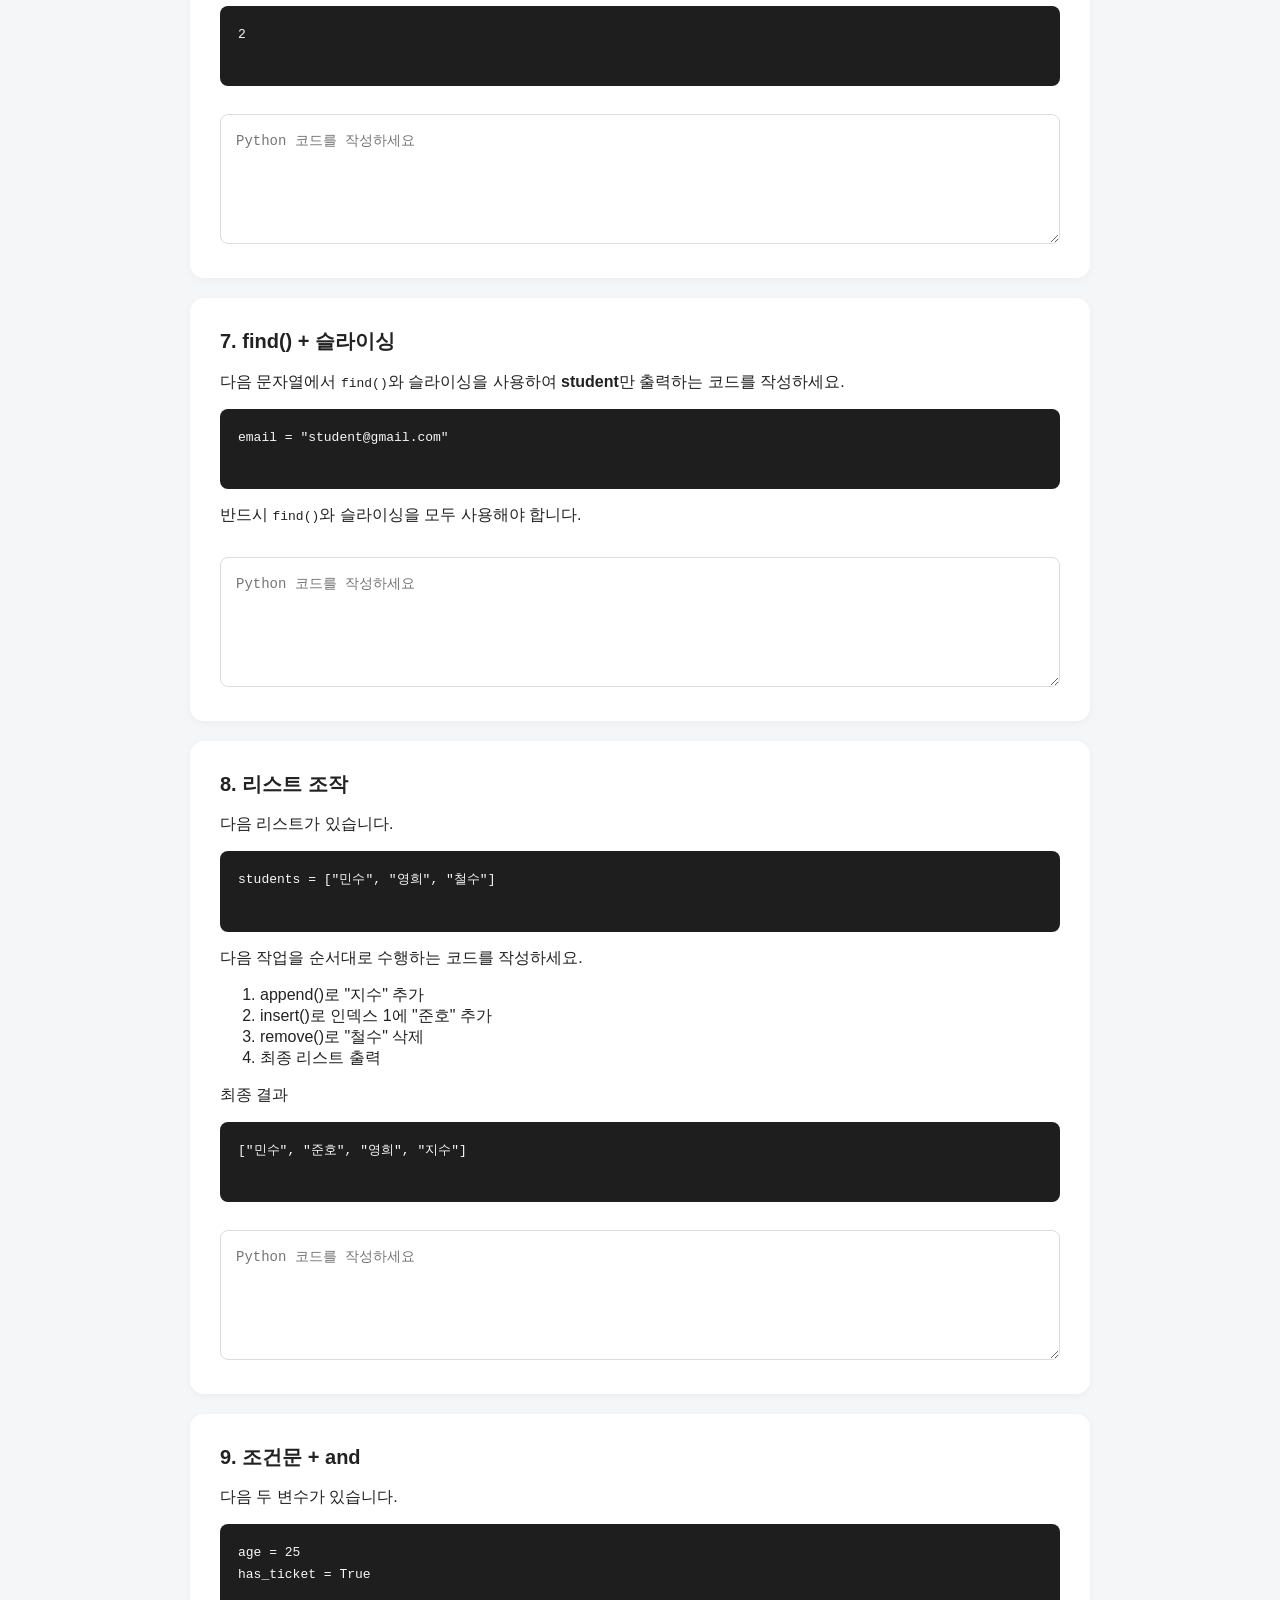
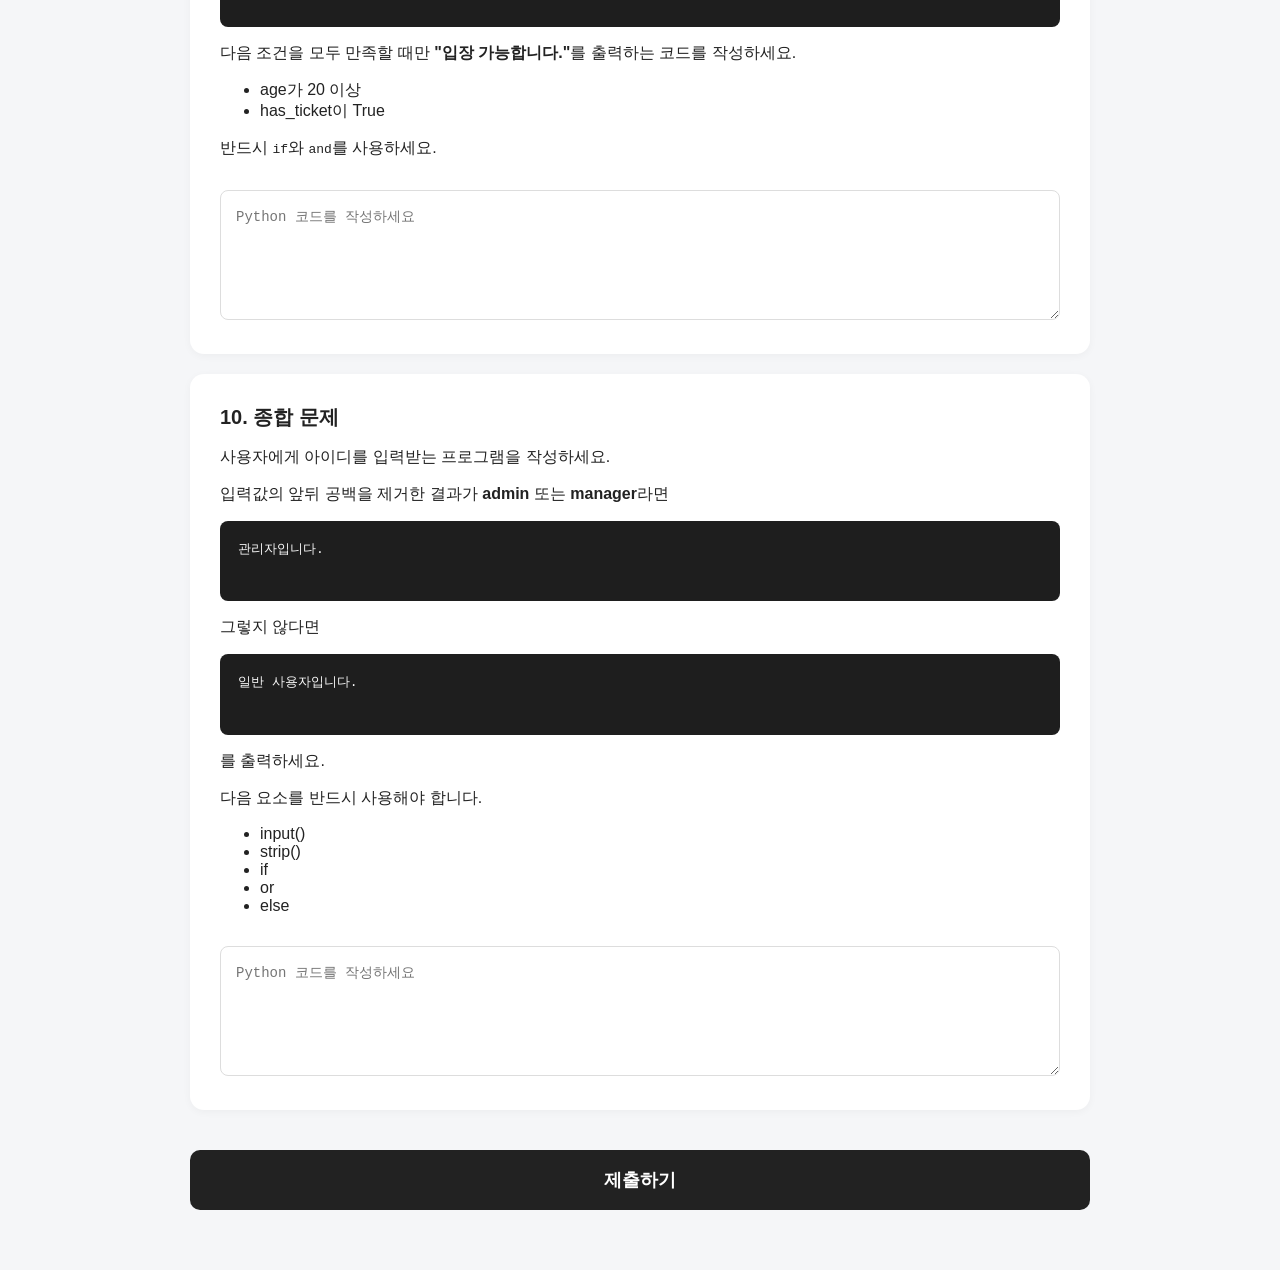
<file: index_260827.html>
<!doctype html>
<html lang="ko">
  <head>
    <meta charset="UTF-8" />
    <meta name="viewport" content="width=device-width, initial-scale=1.0" />

    <title>Python Day 2 Mini Test</title>

    <link rel="stylesheet" href="style.css" />
  </head>

  <body>
    <div class="container">
      <header>
        <p class="badge">Python Day 2</p>

        <h1>Python 기초 미니 테스트</h1>

        <p class="description">문자열 · 인덱스 · 슬라이싱 · 리스트 · 조건문</p>
      </header>

      <!-- 학생 이름 -->
      <section class="student-info">
        <label for="studentName"> 이름 </label>

        <input type="text" id="studentName" placeholder="이름을 입력하세요" />
      </section>

      <form id="quizForm">
        <!-- ======================================
         문제 1
    ======================================= -->

        <section class="question">
          <h2>1. 문자열 함수와 메서드</h2>

          <p>
            다음 중 함수(Function)와 메서드(Method)의 사용 방법이 올바르지 않은
            것은?
          </p>

          <label>
            <input type="radio" name="q1" value="1" />
            ① len("Python")
          </label>

          <label>
            <input type="radio" name="q1" value="2" />
            ② "Python".find("t")
          </label>

          <label>
            <input type="radio" name="q1" value="3" />
            ③ "banana".count("a")
          </label>

          <label>
            <input type="radio" name="q1" value="4" />
            ④ "Python".len()
          </label>
        </section>

        <!-- ======================================
         문제 2
    ======================================= -->

        <section class="question">
          <h2>2. 문자열 인덱스</h2>

          <p>다음 코드의 실행 결과로 올바른 것은?</p>

          <pre>
text = "Python"

print(text[0])
print(text[2])
print(text[-1])
      </pre
          >

          <label>
            <input type="radio" name="q2" value="1" />
            ① P, t, n
          </label>

          <label>
            <input type="radio" name="q2" value="2" />
            ② P, y, n
          </label>

          <label>
            <input type="radio" name="q2" value="3" />
            ③ P, t, o
          </label>

          <label>
            <input type="radio" name="q2" value="4" />
            ④ y, t, n
          </label>
        </section>

        <!-- ======================================
         문제 3
    ======================================= -->

        <section class="question">
          <h2>3. 문자열 슬라이싱</h2>

          <p>다음 코드의 실행 결과는?</p>

          <pre>
text = "DataAnalysis"

print(text[0:4])
      </pre
          >

          <label>
            <input type="radio" name="q3" value="1" />
            ① Data
          </label>

          <label>
            <input type="radio" name="q3" value="2" />
            ② DataA
          </label>

          <label>
            <input type="radio" name="q3" value="3" />
            ③ ataA
          </label>

          <label>
            <input type="radio" name="q3" value="4" />
            ④ Dat
          </label>
        </section>

        <!-- ======================================
         문제 4
    ======================================= -->

        <section class="question">
          <h2>4. strip() 메서드</h2>

          <p>다음 코드의 실행 결과로 올바른 것은?</p>

          <pre>
text = "###Python###"

print(text.strip("#"))
      </pre
          >

          <label>
            <input type="radio" name="q4" value="1" />
            ① ###Python###
          </label>

          <label>
            <input type="radio" name="q4" value="2" />
            ② Python
          </label>

          <label>
            <input type="radio" name="q4" value="3" />
            ③ ###Python
          </label>

          <label>
            <input type="radio" name="q4" value="4" />
            ④ Python###
          </label>
        </section>

        <!-- ======================================
         문제 5
    ======================================= -->

        <section class="question">
          <h2>5. 리스트 메서드</h2>

          <p>다음 코드를 순서대로 실행했을 때 최종 리스트의 값은?</p>

          <pre>
fruits = ["apple", "banana"]

fruits.append("orange")
fruits.insert(1, "grape")
fruits.pop()

print(fruits)
      </pre
          >

          <label>
            <input type="radio" name="q5" value="1" />
            ① ["apple", "banana"]
          </label>

          <label>
            <input type="radio" name="q5" value="2" />
            ② ["apple", "grape", "banana"]
          </label>

          <label>
            <input type="radio" name="q5" value="3" />
            ③ ["grape", "banana", "orange"]
          </label>

          <label>
            <input type="radio" name="q5" value="4" />
            ④ ["apple", "grape", "banana", "orange"]
          </label>
        </section>

        <!-- ======================================
         문제 6
    ======================================= -->

        <section class="question">
          <h2>6. 문자열 count()</h2>

          <p>
            다음 문자열에서
            <code>count()</code> 메서드를 사용하여 "Python"이 몇 번 등장하는지
            출력하는 코드를 작성하세요.
          </p>

          <pre>
message = "Python is easy. Python is powerful."
      </pre
          >

          <p>예상 결과</p>

          <pre>
2
      </pre
          >

          <textarea name="q6" placeholder="Python 코드를 작성하세요"></textarea>
        </section>

        <!-- ======================================
         문제 7
    ======================================= -->

        <section class="question">
          <h2>7. find() + 슬라이싱</h2>

          <p>
            다음 문자열에서
            <code>find()</code>와 슬라이싱을 사용하여 <strong>student</strong>만
            출력하는 코드를 작성하세요.
          </p>

          <pre>
email = "student@gmail.com"
      </pre
          >

          <p>반드시 <code>find()</code>와 슬라이싱을 모두 사용해야 합니다.</p>

          <textarea name="q7" placeholder="Python 코드를 작성하세요"></textarea>
        </section>

        <!-- ======================================
         문제 8
    ======================================= -->

        <section class="question">
          <h2>8. 리스트 조작</h2>

          <p>다음 리스트가 있습니다.</p>

          <pre>
students = ["민수", "영희", "철수"]
      </pre
          >

          <p>다음 작업을 순서대로 수행하는 코드를 작성하세요.</p>

          <ol>
            <li>append()로 "지수" 추가</li>
            <li>insert()로 인덱스 1에 "준호" 추가</li>
            <li>remove()로 "철수" 삭제</li>
            <li>최종 리스트 출력</li>
          </ol>

          <p>최종 결과</p>

          <pre>
["민수", "준호", "영희", "지수"]
      </pre
          >

          <textarea name="q8" placeholder="Python 코드를 작성하세요"></textarea>
        </section>

        <!-- ======================================
         문제 9
    ======================================= -->

        <section class="question">
          <h2>9. 조건문 + and</h2>

          <p>다음 두 변수가 있습니다.</p>

          <pre>
age = 25
has_ticket = True
      </pre
          >

          <p>
            다음 조건을 모두 만족할 때만
            <strong>"입장 가능합니다."</strong>를 출력하는 코드를 작성하세요.
          </p>

          <ul>
            <li>age가 20 이상</li>
            <li>has_ticket이 True</li>
          </ul>

          <p>반드시 <code>if</code>와 <code>and</code>를 사용하세요.</p>

          <textarea name="q9" placeholder="Python 코드를 작성하세요"></textarea>
        </section>

        <!-- ======================================
         문제 10
    ======================================= -->

        <section class="question">
          <h2>10. 종합 문제</h2>

          <p>사용자에게 아이디를 입력받는 프로그램을 작성하세요.</p>

          <p>
            입력값의 앞뒤 공백을 제거한 결과가
            <strong>admin</strong> 또는 <strong>manager</strong>라면
          </p>

          <pre>
관리자입니다.
      </pre
          >

          <p>그렇지 않다면</p>

          <pre>
일반 사용자입니다.
      </pre
          >

          <p>를 출력하세요.</p>

          <p>다음 요소를 반드시 사용해야 합니다.</p>

          <ul>
            <li>input()</li>
            <li>strip()</li>
            <li>if</li>
            <li>or</li>
            <li>else</li>
          </ul>

          <textarea
            name="q10"
            placeholder="Python 코드를 작성하세요"
          ></textarea>
        </section>

        <!-- 제출 버튼 -->

        <button type="button" id="submitBtn">제출하기</button>
      </form>

      <!-- 결과 -->

      <div id="result" class="result hidden"></div>
    </div>

    <script src="script.js"></script>
  </body>
</html>
</file>
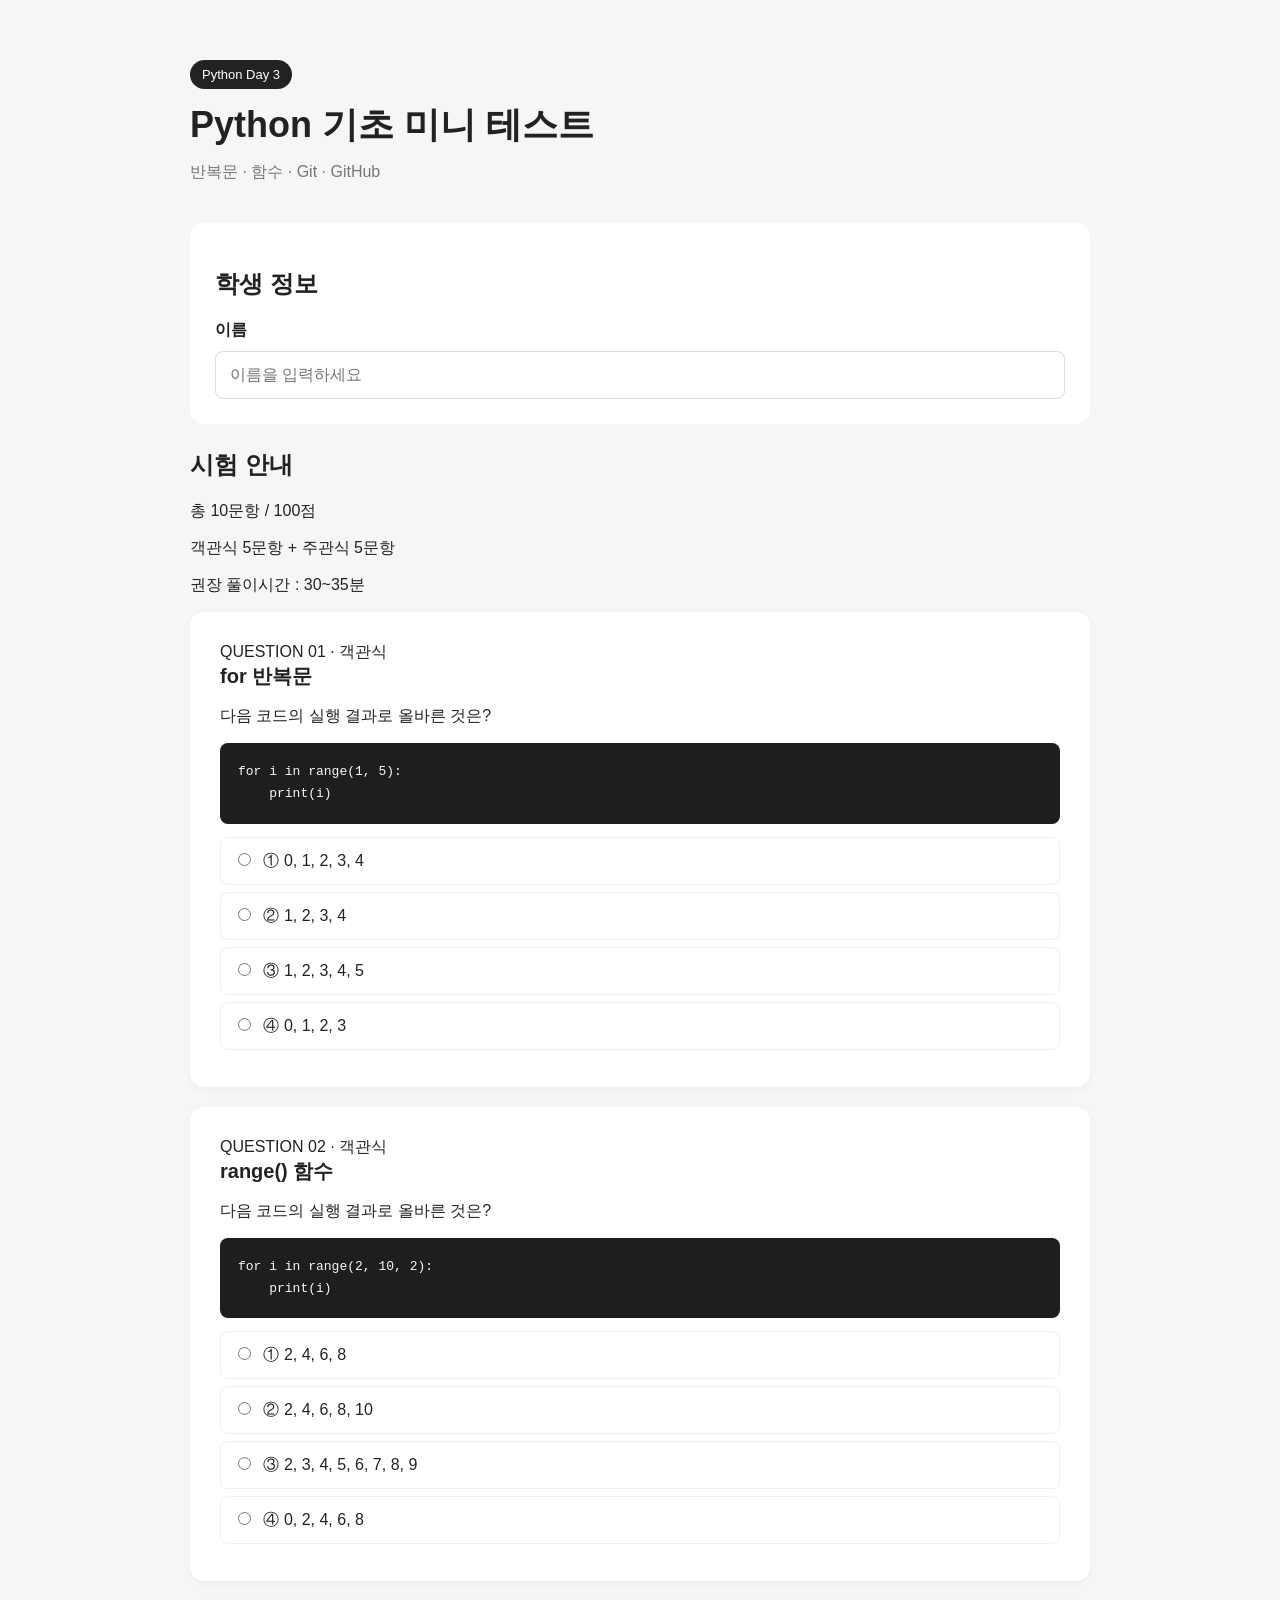
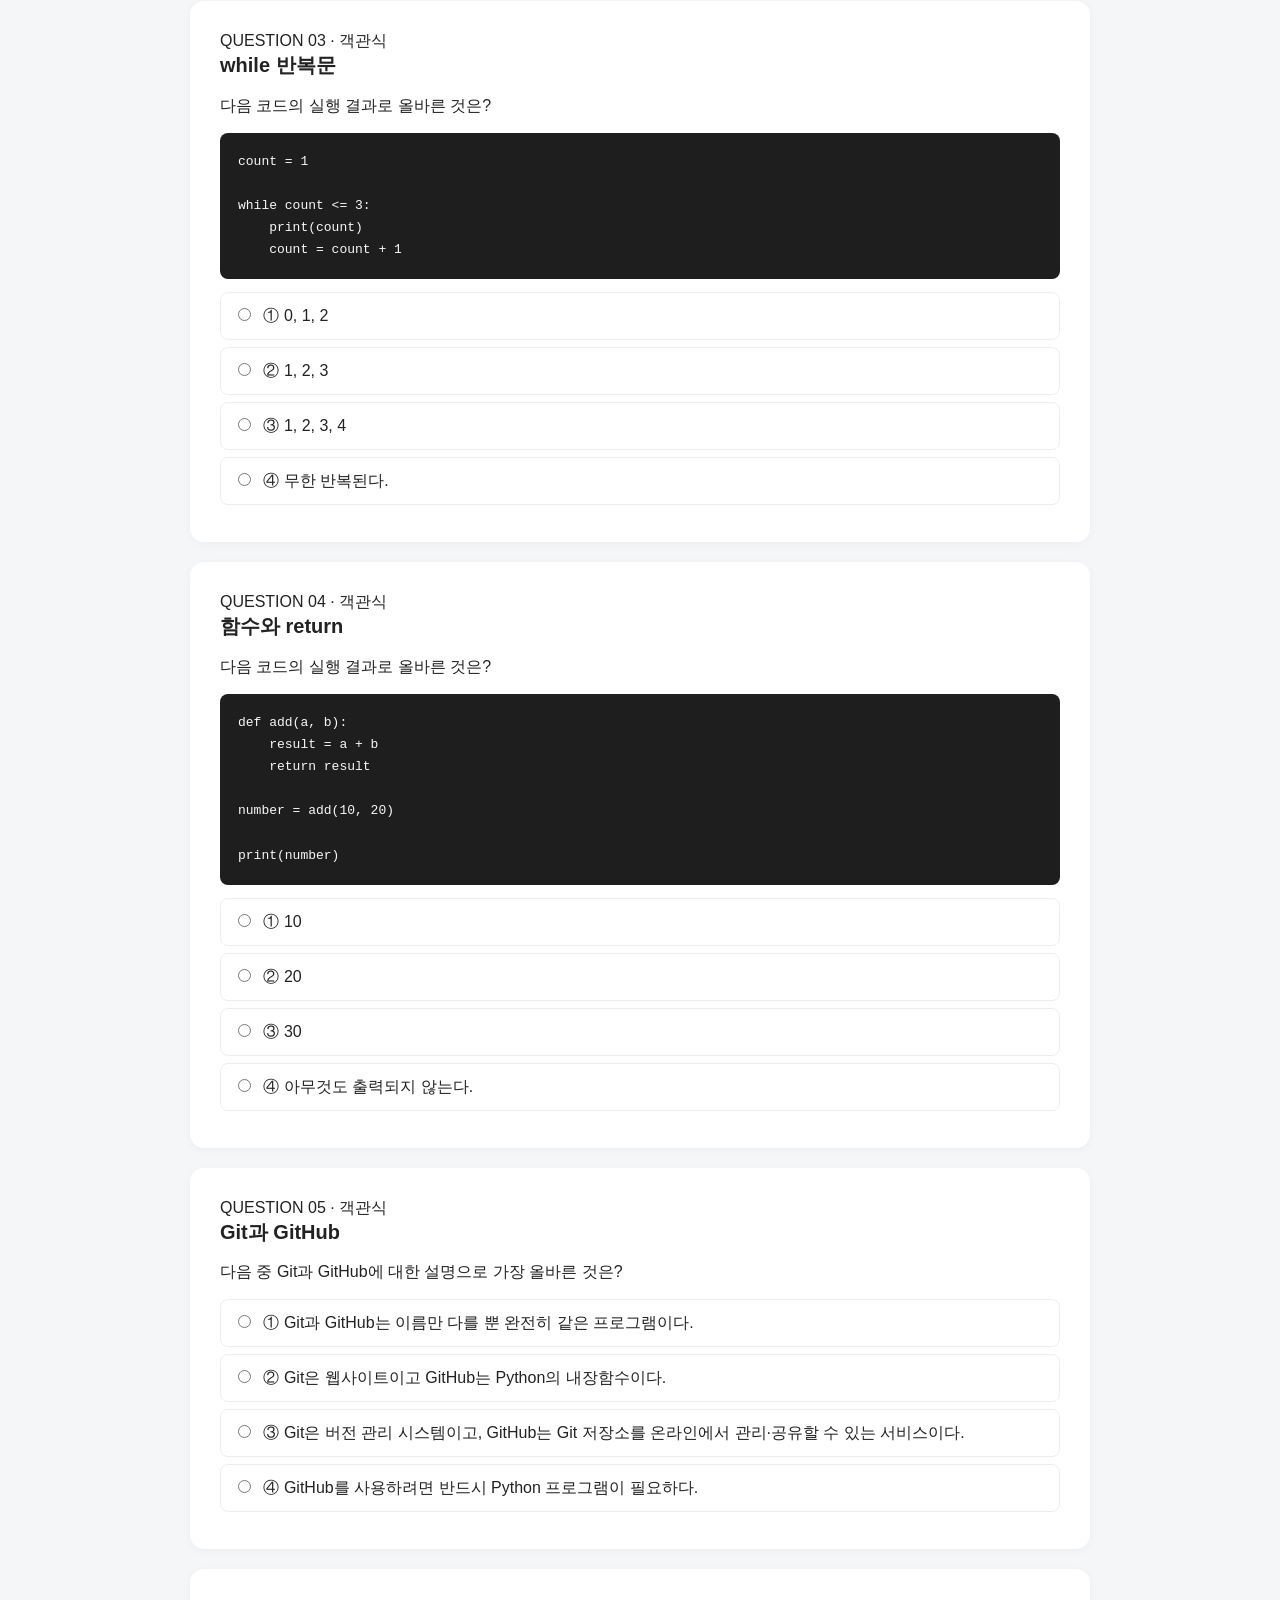
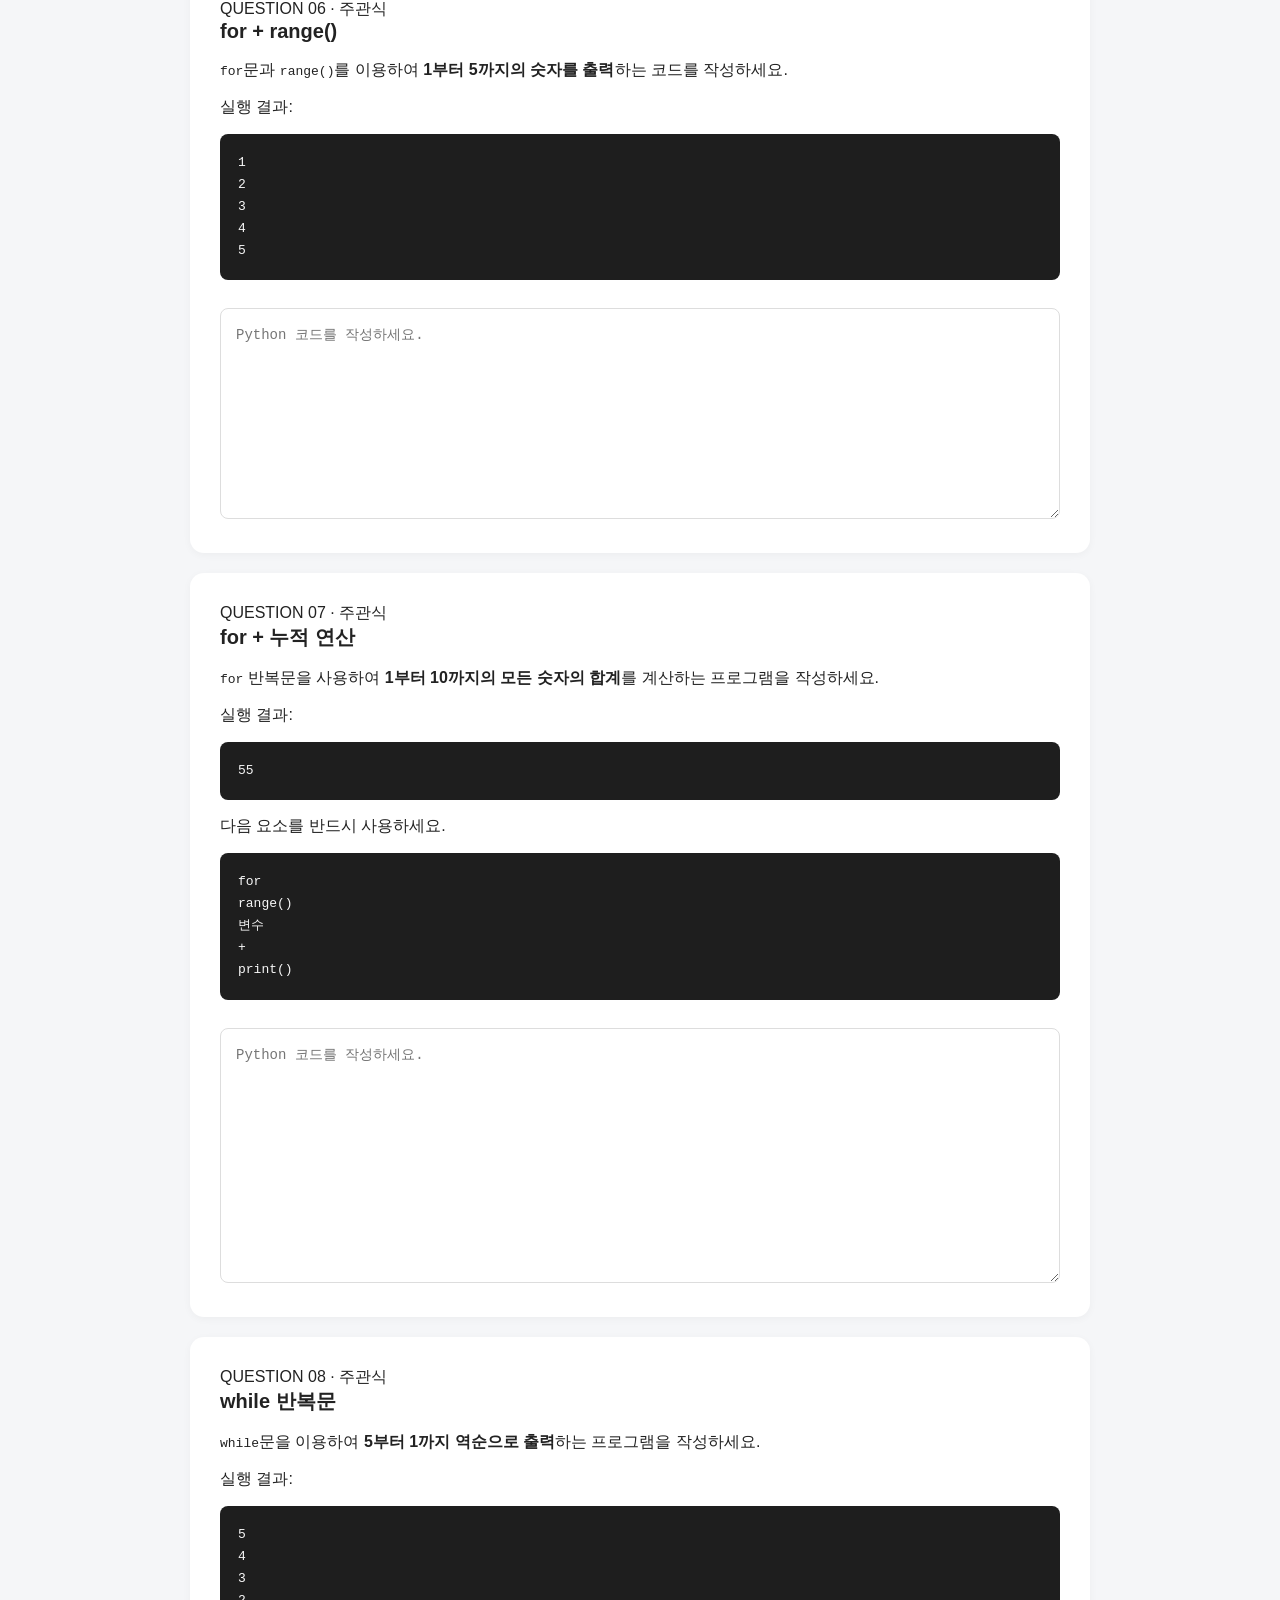
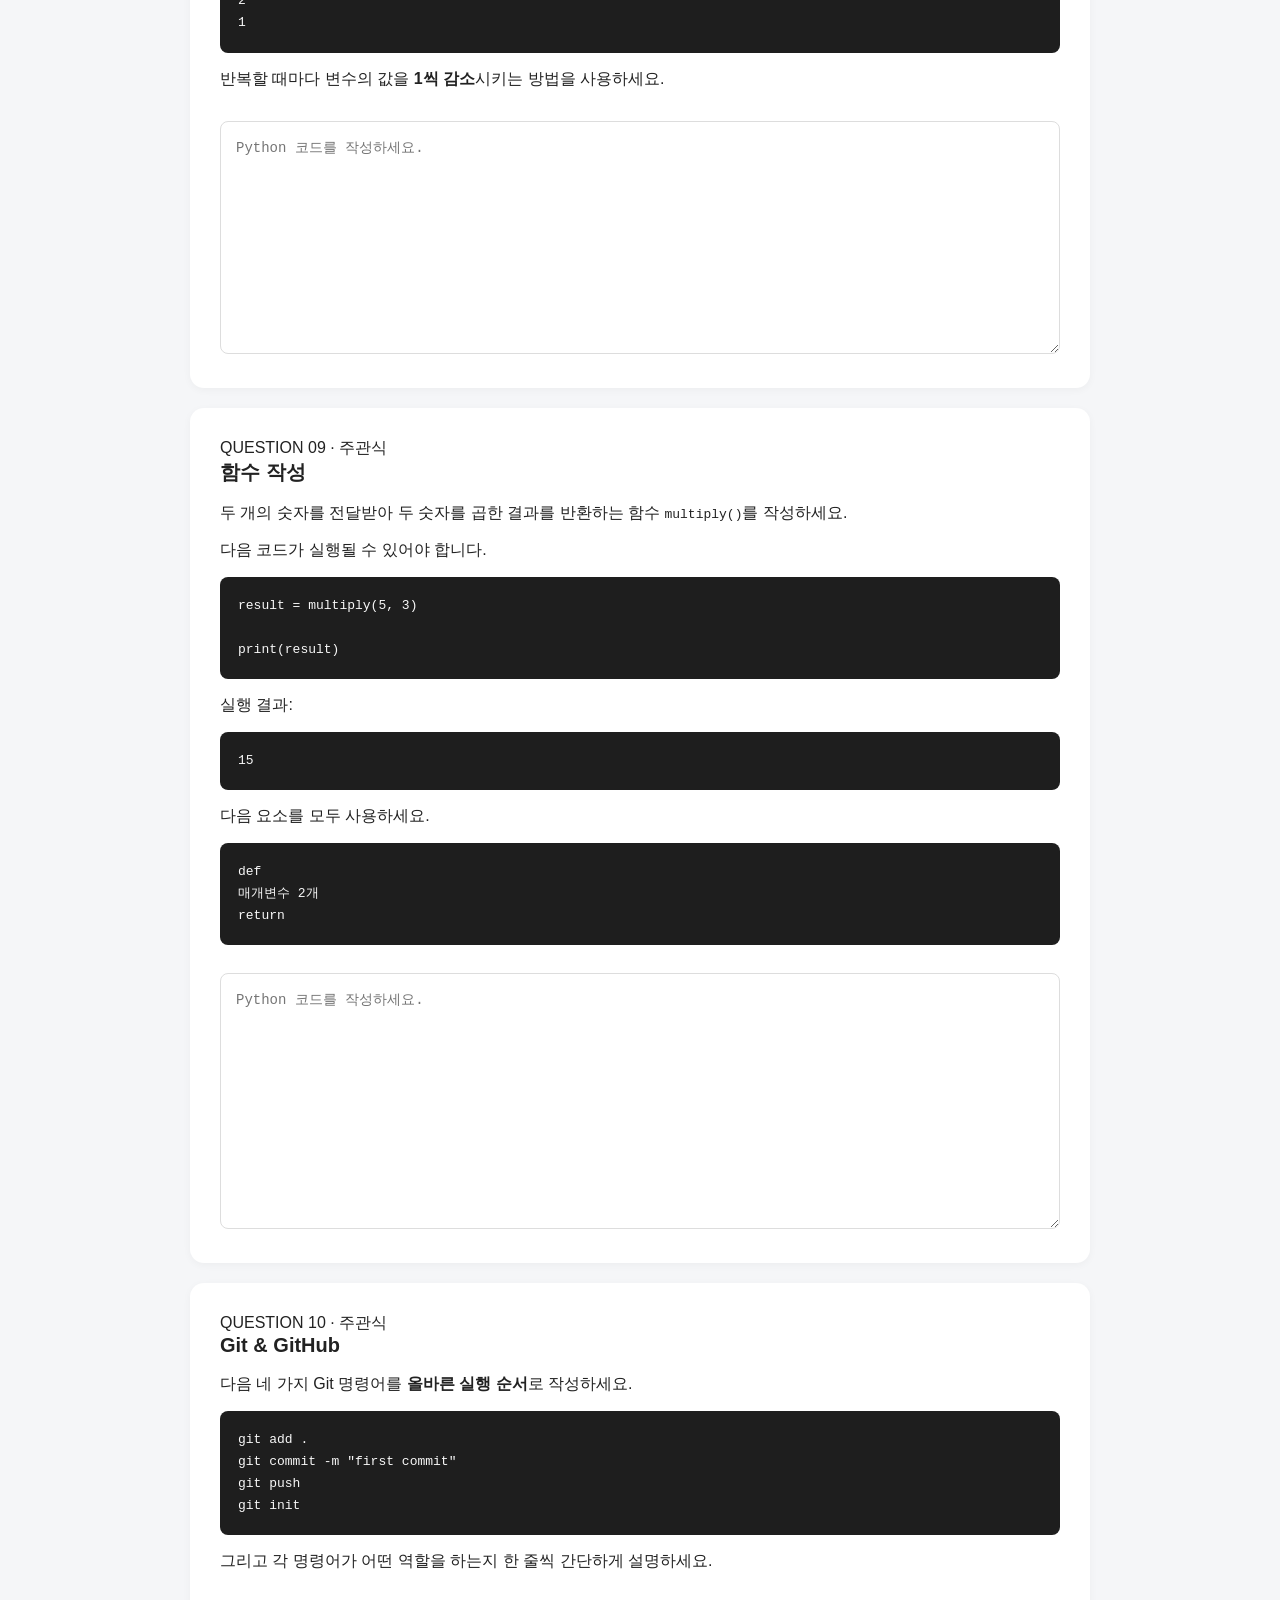
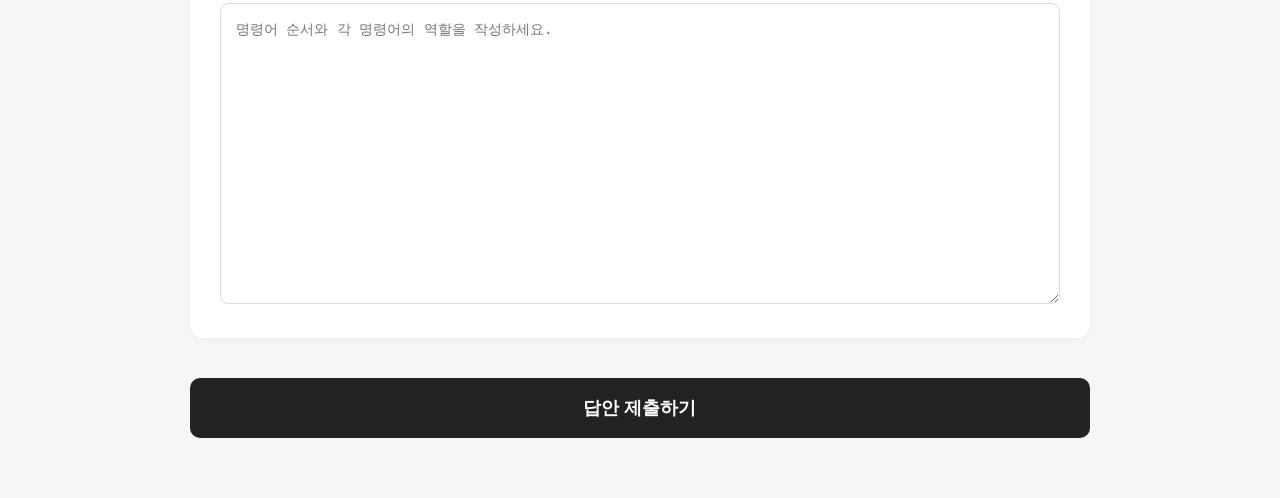
<file: index_260828.html>
<!doctype html>
<html lang="ko">
  <head>
    <meta charset="UTF-8" />

    <meta name="viewport" content="width=device-width, initial-scale=1.0" />

    <title>Python Day 3 Mini Test</title>

    <!-- 기존 CSS 그대로 사용 -->
    <link rel="stylesheet" href="style.css" />
  </head>

  <body>
    <div class="container">
      <!-- =========================
       HEADER
  ========================== -->

      <header>
        <p class="badge">Python Day 3</p>

        <h1>Python 기초 미니 테스트</h1>

        <p class="description">반복문 · 함수 · Git · GitHub</p>
      </header>

      <!-- =========================
       학생 정보
  ========================== -->

      <section class="student-info">
        <h2>학생 정보</h2>

        <label for="studentName"> 이름 </label>

        <input type="text" id="studentName" placeholder="이름을 입력하세요" />
      </section>

      <!-- =========================
       시험 안내
  ========================== -->

      <section class="test-info">
        <h2>시험 안내</h2>

        <p>총 10문항 / 100점</p>

        <p>객관식 5문항 + 주관식 5문항</p>

        <p>권장 풀이시간 : 30~35분</p>
      </section>

      <form id="quizForm">
        <!-- =========================
         QUESTION 01
    ========================== -->

        <section class="question">
          <div class="question-number">QUESTION 01 · 객관식</div>

          <h2>for 반복문</h2>

          <p>다음 코드의 실행 결과로 올바른 것은?</p>

          <pre><code>for i in range(1, 5):
    print(i)</code></pre>

          <label class="option">
            <input type="radio" name="q1" value="1" />
            ① 0, 1, 2, 3, 4
          </label>

          <label class="option">
            <input type="radio" name="q1" value="2" />
            ② 1, 2, 3, 4
          </label>

          <label class="option">
            <input type="radio" name="q1" value="3" />
            ③ 1, 2, 3, 4, 5
          </label>

          <label class="option">
            <input type="radio" name="q1" value="4" />
            ④ 0, 1, 2, 3
          </label>
        </section>

        <!-- =========================
         QUESTION 02
    ========================== -->

        <section class="question">
          <div class="question-number">QUESTION 02 · 객관식</div>

          <h2>range() 함수</h2>

          <p>다음 코드의 실행 결과로 올바른 것은?</p>

          <pre><code>for i in range(2, 10, 2):
    print(i)</code></pre>

          <label class="option">
            <input type="radio" name="q2" value="1" />
            ① 2, 4, 6, 8
          </label>

          <label class="option">
            <input type="radio" name="q2" value="2" />
            ② 2, 4, 6, 8, 10
          </label>

          <label class="option">
            <input type="radio" name="q2" value="3" />
            ③ 2, 3, 4, 5, 6, 7, 8, 9
          </label>

          <label class="option">
            <input type="radio" name="q2" value="4" />
            ④ 0, 2, 4, 6, 8
          </label>
        </section>

        <!-- =========================
         QUESTION 03
    ========================== -->

        <section class="question">
          <div class="question-number">QUESTION 03 · 객관식</div>

          <h2>while 반복문</h2>

          <p>다음 코드의 실행 결과로 올바른 것은?</p>

          <pre><code>count = 1

while count &lt;= 3:
    print(count)
    count = count + 1</code></pre>

          <label class="option">
            <input type="radio" name="q3" value="1" />
            ① 0, 1, 2
          </label>

          <label class="option">
            <input type="radio" name="q3" value="2" />
            ② 1, 2, 3
          </label>

          <label class="option">
            <input type="radio" name="q3" value="3" />
            ③ 1, 2, 3, 4
          </label>

          <label class="option">
            <input type="radio" name="q3" value="4" />
            ④ 무한 반복된다.
          </label>
        </section>

        <!-- =========================
         QUESTION 04
    ========================== -->

        <section class="question">
          <div class="question-number">QUESTION 04 · 객관식</div>

          <h2>함수와 return</h2>

          <p>다음 코드의 실행 결과로 올바른 것은?</p>

          <pre><code>def add(a, b):
    result = a + b
    return result

number = add(10, 20)

print(number)</code></pre>

          <label class="option">
            <input type="radio" name="q4" value="1" />
            ① 10
          </label>

          <label class="option">
            <input type="radio" name="q4" value="2" />
            ② 20
          </label>

          <label class="option">
            <input type="radio" name="q4" value="3" />
            ③ 30
          </label>

          <label class="option">
            <input type="radio" name="q4" value="4" />
            ④ 아무것도 출력되지 않는다.
          </label>
        </section>

        <!-- =========================
         QUESTION 05
    ========================== -->

        <section class="question">
          <div class="question-number">QUESTION 05 · 객관식</div>

          <h2>Git과 GitHub</h2>

          <p>다음 중 Git과 GitHub에 대한 설명으로 가장 올바른 것은?</p>

          <label class="option">
            <input type="radio" name="q5" value="1" />

            ① Git과 GitHub는 이름만 다를 뿐 완전히 같은 프로그램이다.
          </label>

          <label class="option">
            <input type="radio" name="q5" value="2" />

            ② Git은 웹사이트이고 GitHub는 Python의 내장함수이다.
          </label>

          <label class="option">
            <input type="radio" name="q5" value="3" />

            ③ Git은 버전 관리 시스템이고, GitHub는 Git 저장소를 온라인에서
            관리·공유할 수 있는 서비스이다.
          </label>

          <label class="option">
            <input type="radio" name="q5" value="4" />

            ④ GitHub를 사용하려면 반드시 Python 프로그램이 필요하다.
          </label>
        </section>

        <!-- =========================
         QUESTION 06
    ========================== -->

        <section class="question">
          <div class="question-number">QUESTION 06 · 주관식</div>

          <h2>for + range()</h2>

          <p>
            <code>for</code>문과 <code>range()</code>를 이용하여
            <strong>1부터 5까지의 숫자를 출력</strong>하는 코드를 작성하세요.
          </p>

          <p>실행 결과:</p>

          <pre><code>1
2
3
4
5</code></pre>

          <textarea
            name="q6"
            rows="8"
            placeholder="Python 코드를 작성하세요."
          ></textarea>
        </section>

        <!-- =========================
         QUESTION 07
    ========================== -->

        <section class="question">
          <div class="question-number">QUESTION 07 · 주관식</div>

          <h2>for + 누적 연산</h2>

          <p>
            <code>for</code> 반복문을 사용하여
            <strong>1부터 10까지의 모든 숫자의 합계</strong>를 계산하는
            프로그램을 작성하세요.
          </p>

          <p>실행 결과:</p>

          <pre><code>55</code></pre>

          <p>다음 요소를 반드시 사용하세요.</p>

          <pre><code>for
range()
변수
+
print()</code></pre>

          <textarea
            name="q7"
            rows="10"
            placeholder="Python 코드를 작성하세요."
          ></textarea>
        </section>

        <!-- =========================
         QUESTION 08
    ========================== -->

        <section class="question">
          <div class="question-number">QUESTION 08 · 주관식</div>

          <h2>while 반복문</h2>

          <p>
            <code>while</code>문을 이용하여
            <strong>5부터 1까지 역순으로 출력</strong>하는 프로그램을
            작성하세요.
          </p>

          <p>실행 결과:</p>

          <pre><code>5
4
3
2
1</code></pre>

          <p>
            반복할 때마다 변수의 값을
            <strong>1씩 감소</strong>시키는 방법을 사용하세요.
          </p>

          <textarea
            name="q8"
            rows="9"
            placeholder="Python 코드를 작성하세요."
          ></textarea>
        </section>

        <!-- =========================
         QUESTION 09
    ========================== -->

        <section class="question">
          <div class="question-number">QUESTION 09 · 주관식</div>

          <h2>함수 작성</h2>

          <p>
            두 개의 숫자를 전달받아 두 숫자를 곱한 결과를 반환하는 함수
            <code>multiply()</code>를 작성하세요.
          </p>

          <p>다음 코드가 실행될 수 있어야 합니다.</p>

          <pre><code>result = multiply(5, 3)

print(result)</code></pre>

          <p>실행 결과:</p>

          <pre><code>15</code></pre>

          <p>다음 요소를 모두 사용하세요.</p>

          <pre><code>def
매개변수 2개
return</code></pre>

          <textarea
            name="q9"
            rows="10"
            placeholder="Python 코드를 작성하세요."
          ></textarea>
        </section>

        <!-- =========================
         QUESTION 10
    ========================== -->

        <section class="question">
          <div class="question-number">QUESTION 10 · 주관식</div>

          <h2>Git & GitHub</h2>

          <p>
            다음 네 가지 Git 명령어를
            <strong>올바른 실행 순서</strong>로 작성하세요.
          </p>

          <pre><code>git add .
git commit -m "first commit"
git push
git init</code></pre>

          <p>
            그리고 각 명령어가 어떤 역할을 하는지 한 줄씩 간단하게 설명하세요.
          </p>

          <textarea
            name="q10"
            rows="12"
            placeholder="명령어 순서와 각 명령어의 역할을 작성하세요."
          ></textarea>
        </section>

        <!-- =========================
         제출 버튼
    ========================== -->

        <button type="button" id="submitBtn" class="submit-btn">
          답안 제출하기
        </button>
      </form>

      <!-- =========================
       결과 영역
  ========================== -->

      <div id="result" class="result hidden"></div>
    </div>

    <script src="script_260828.js"></script>
  </body>
</html>
</file>
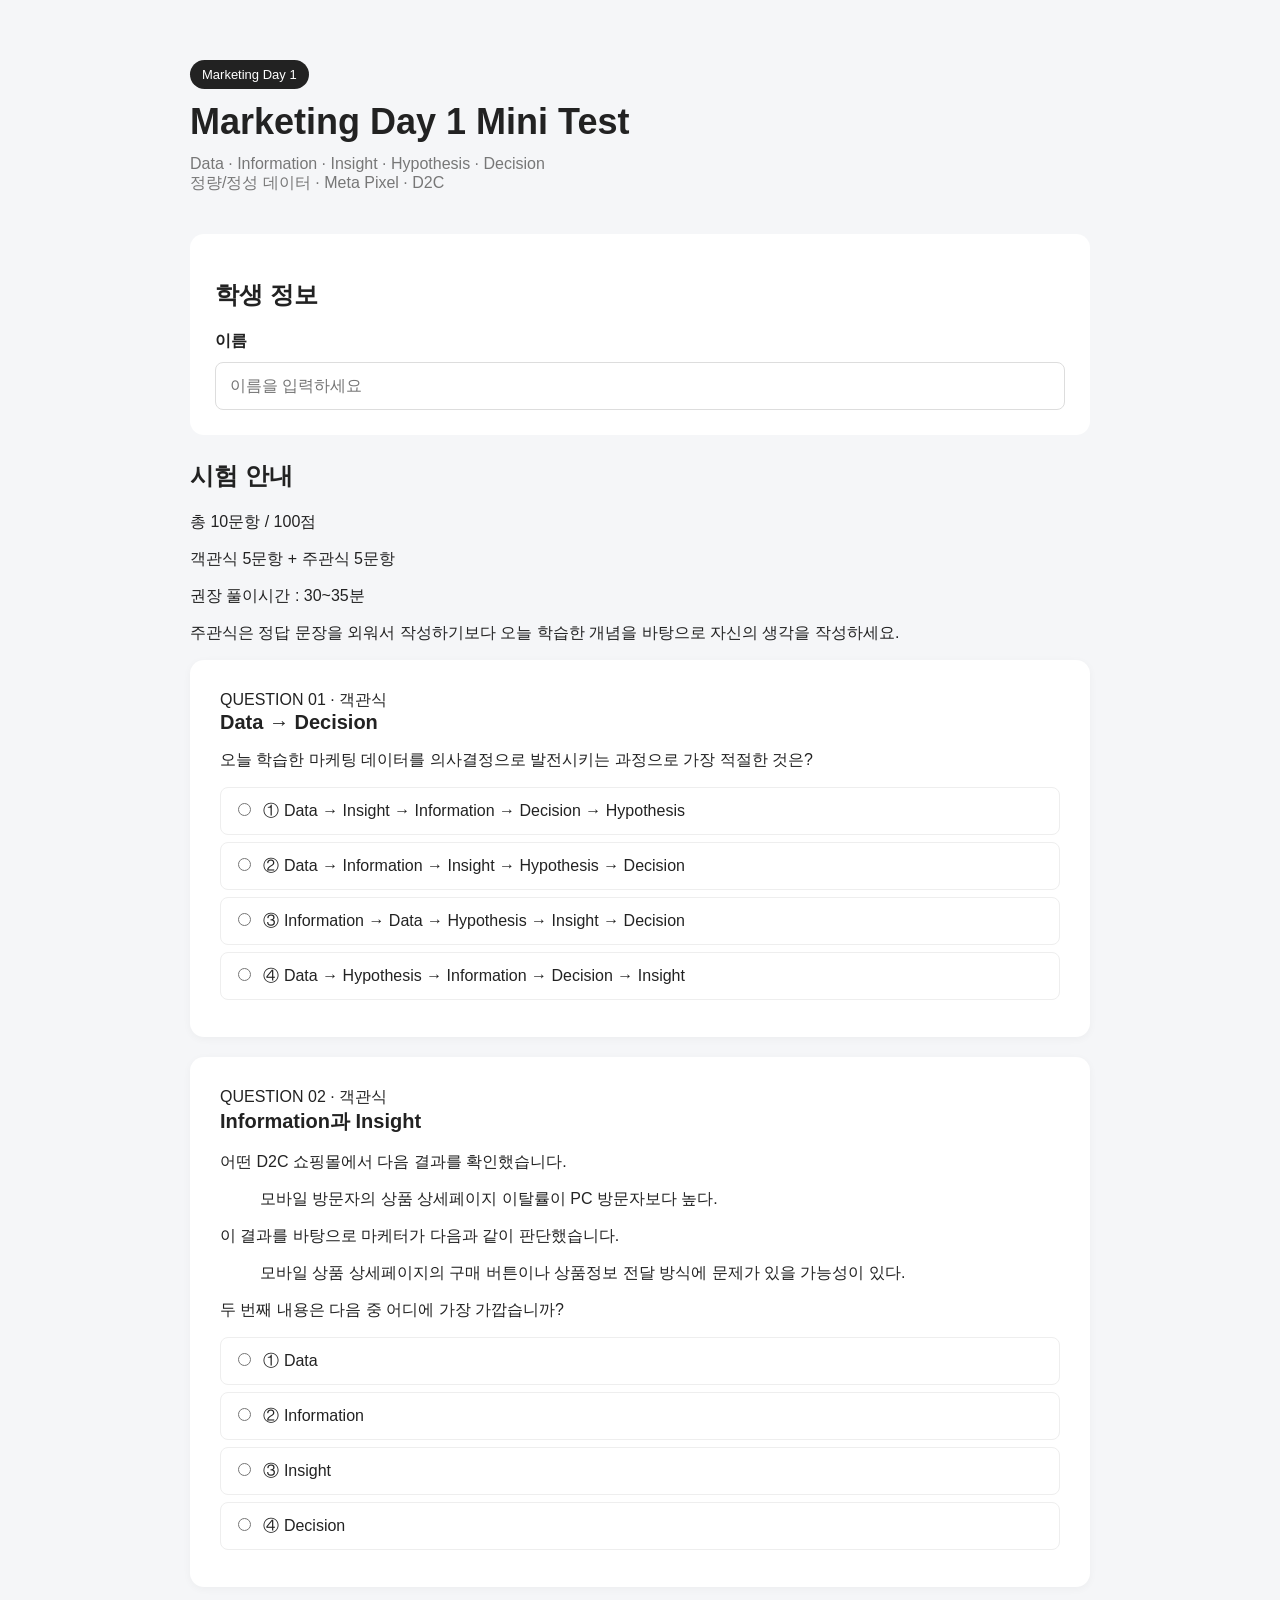
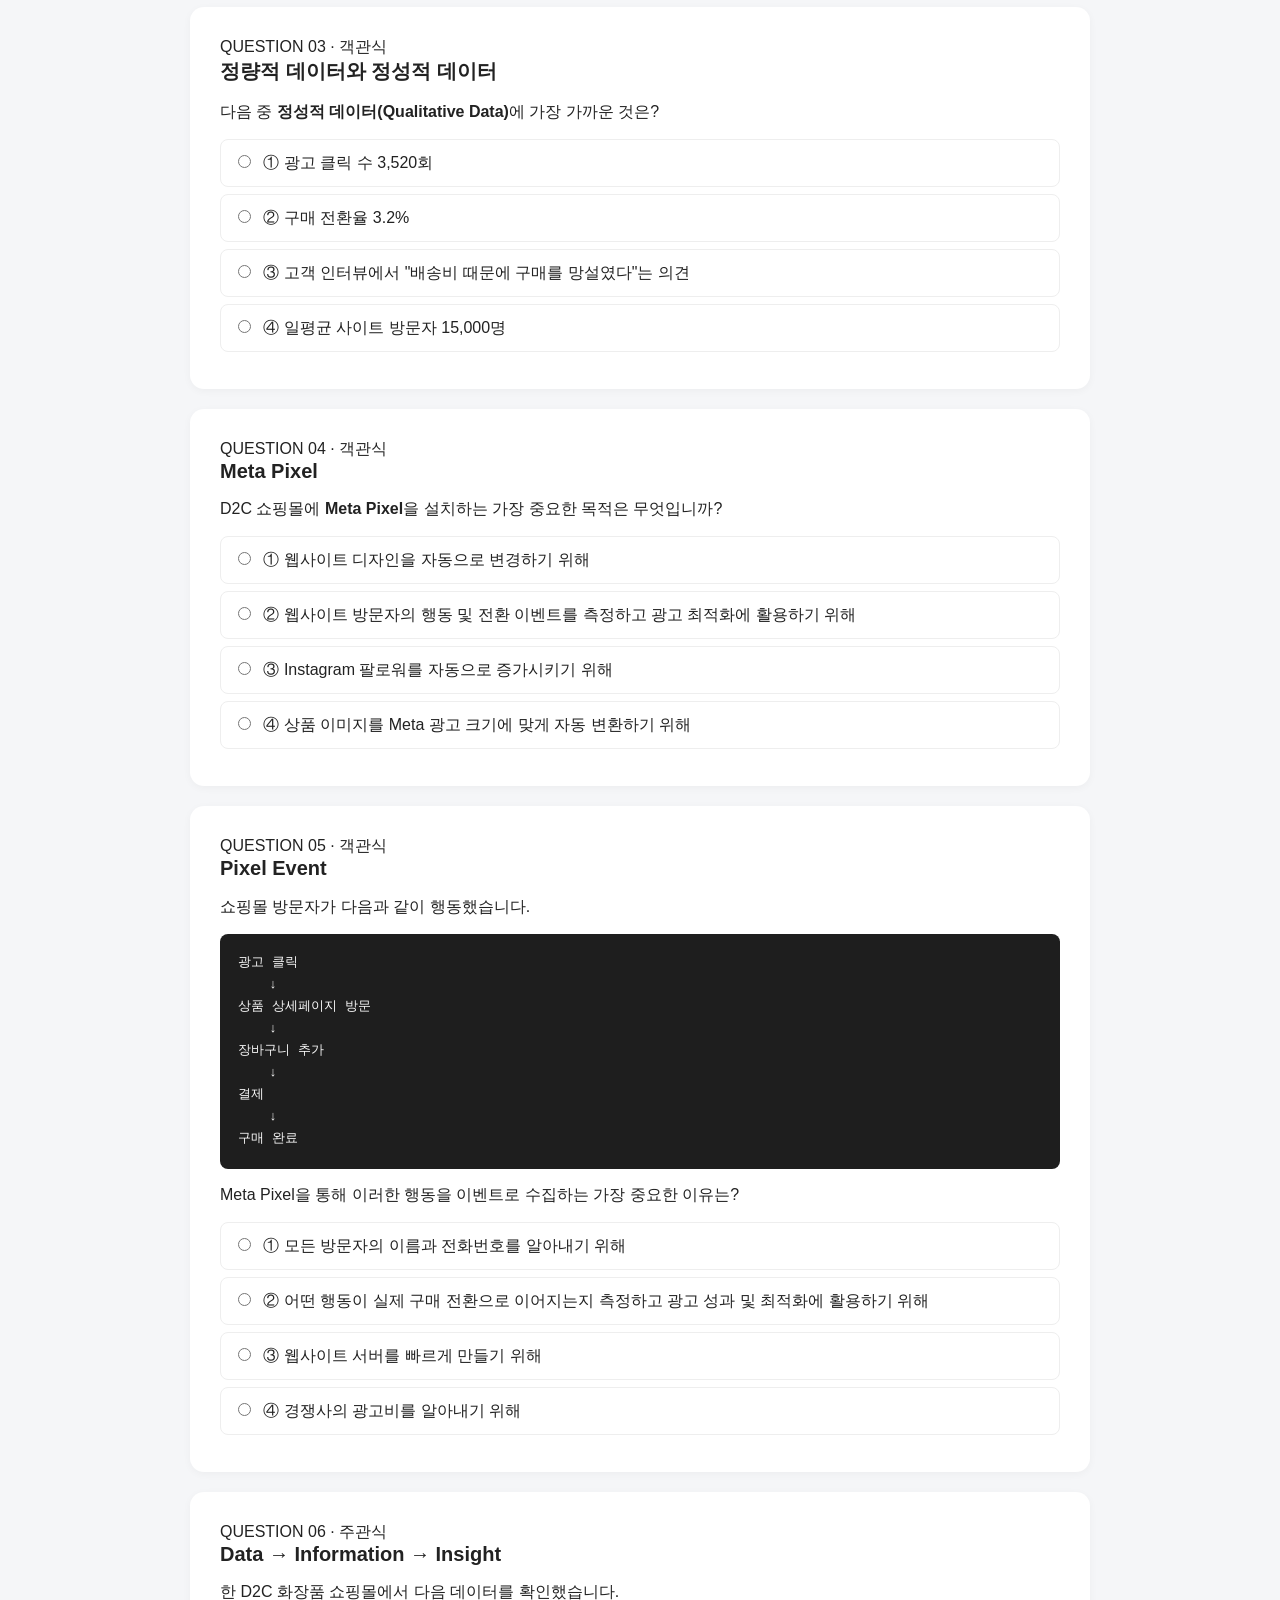
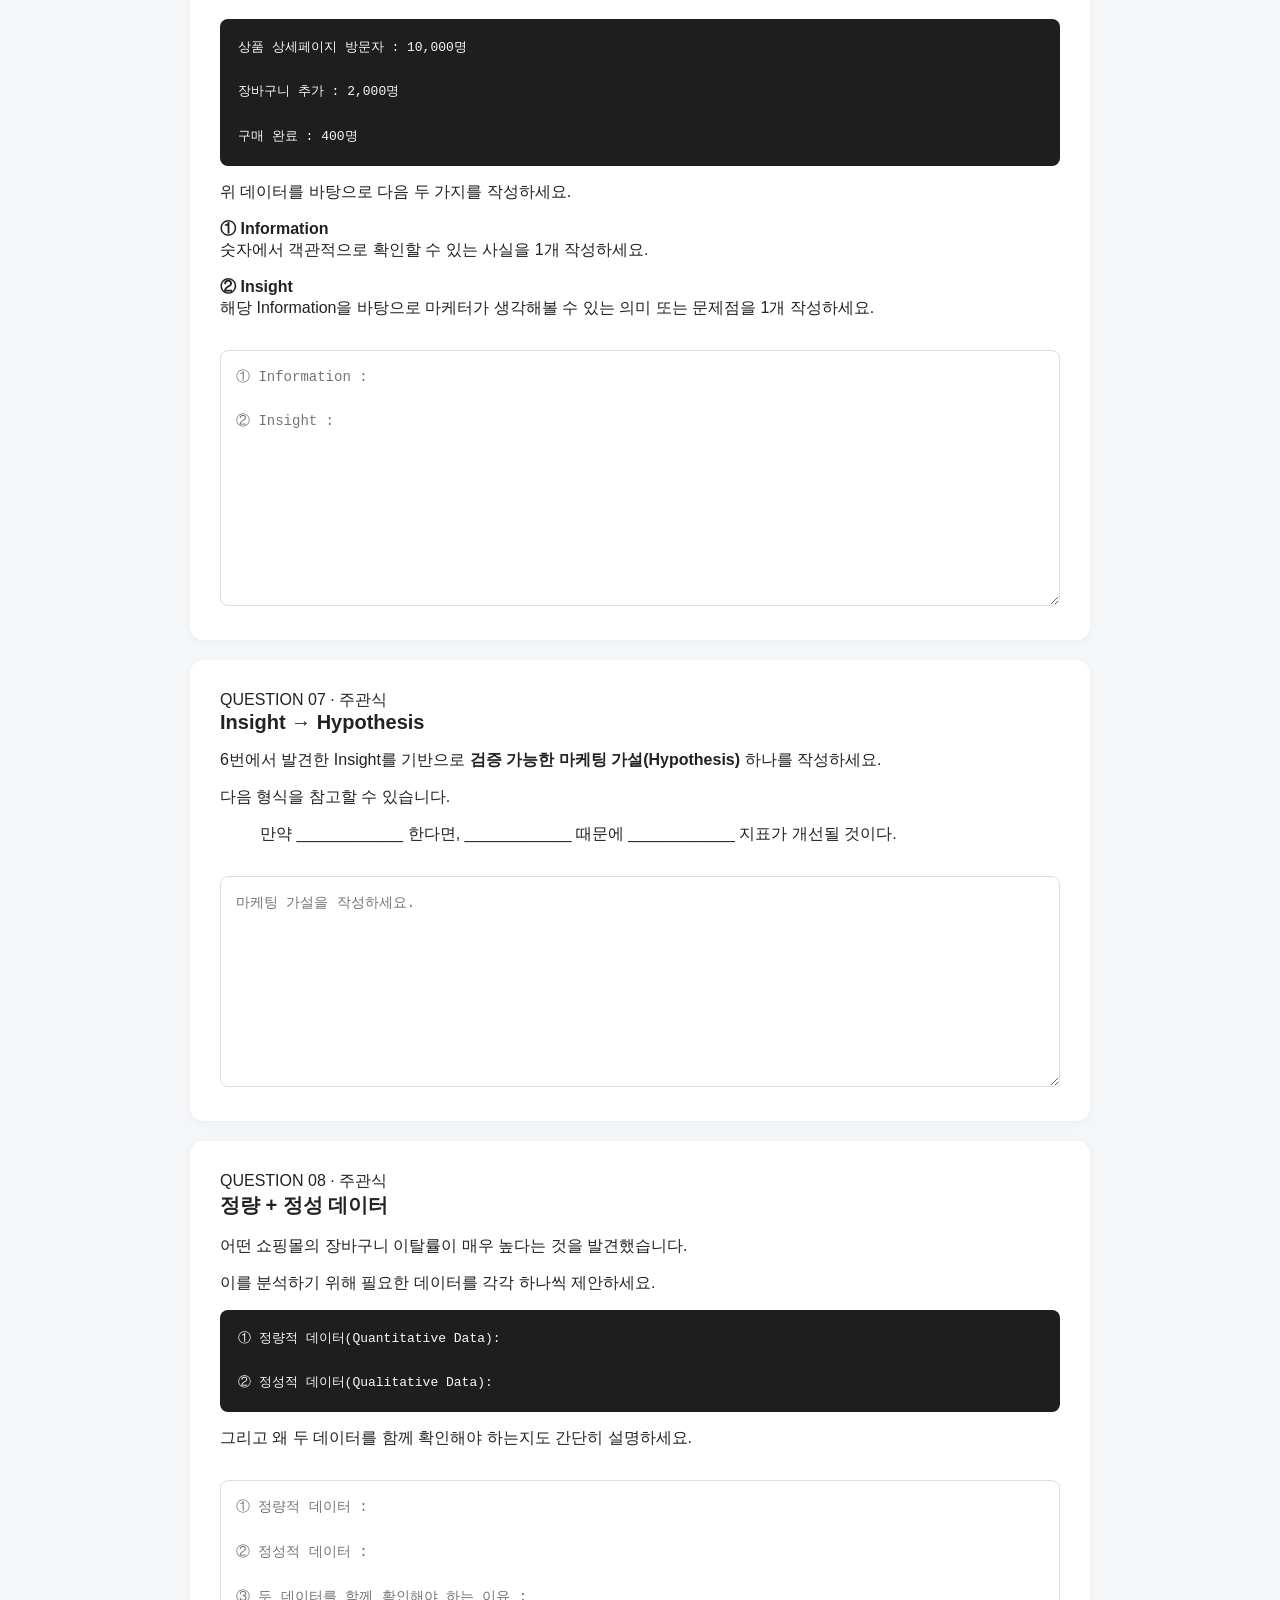
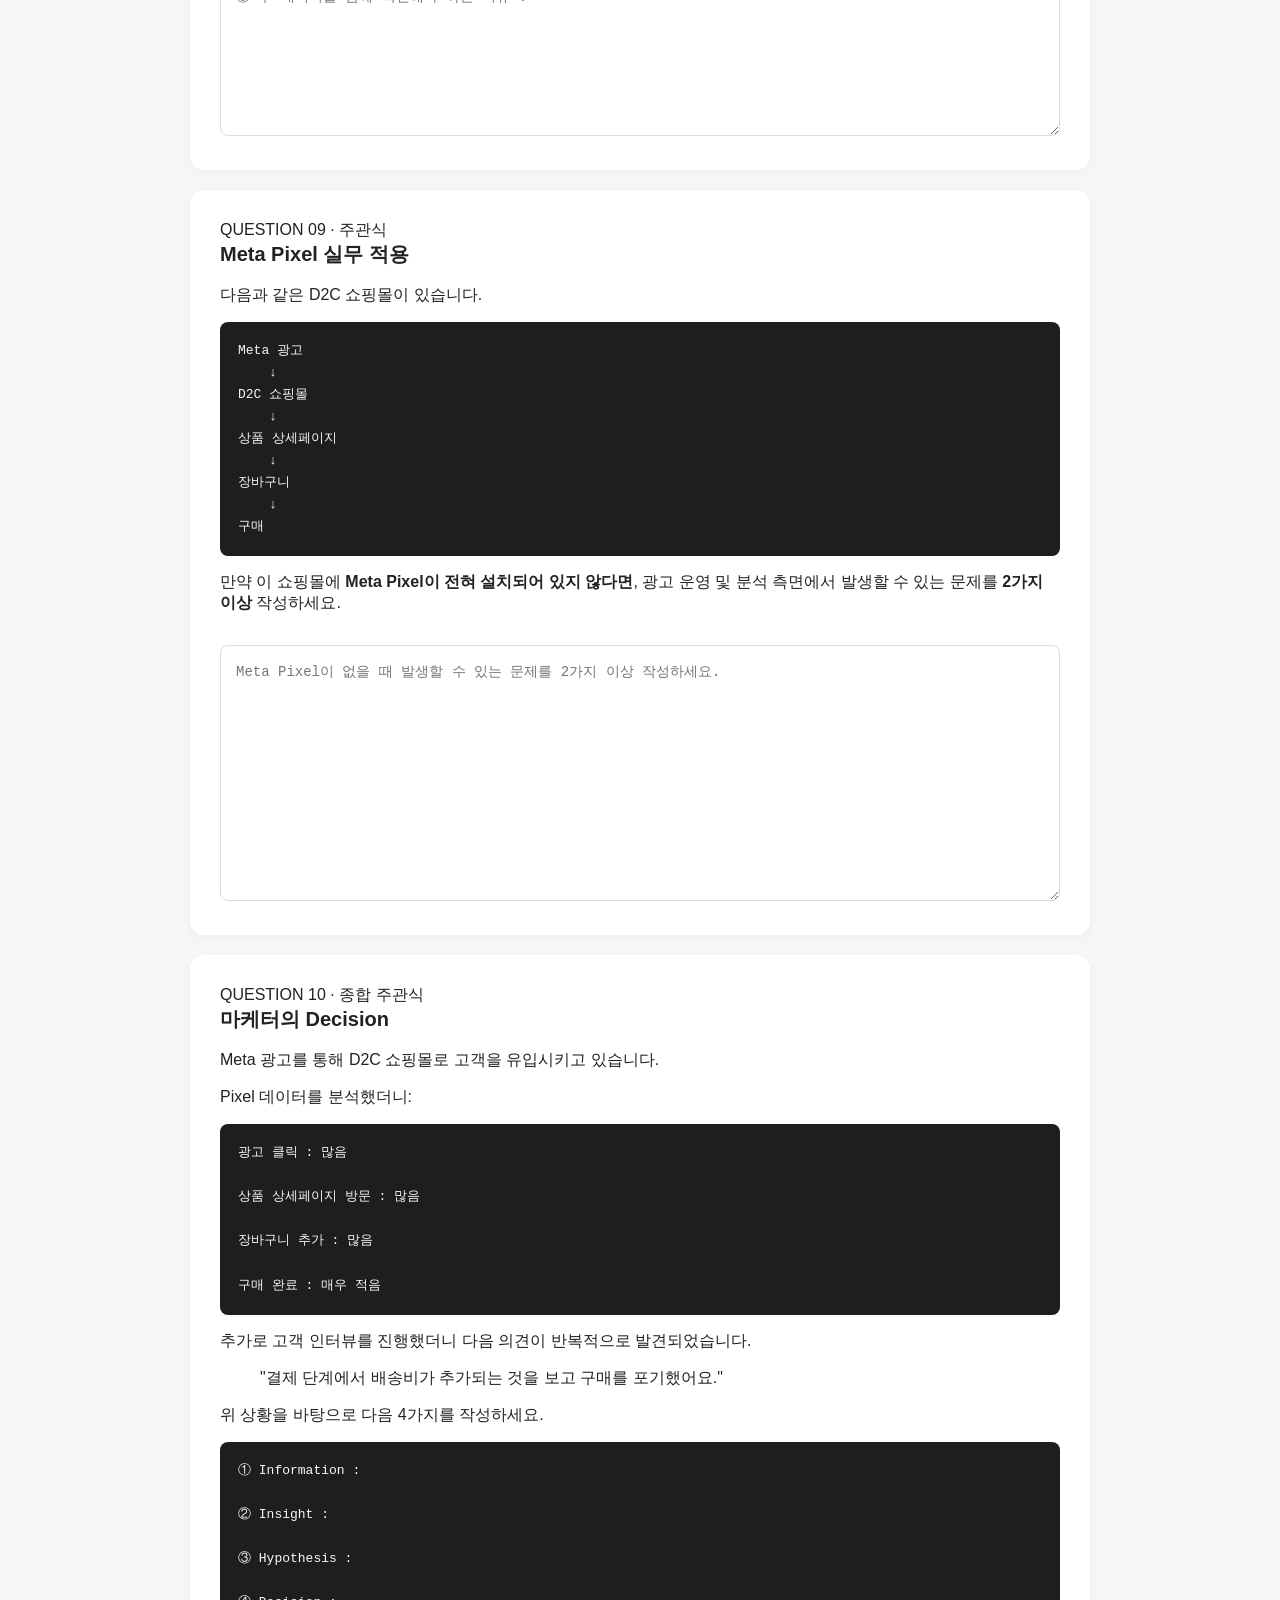
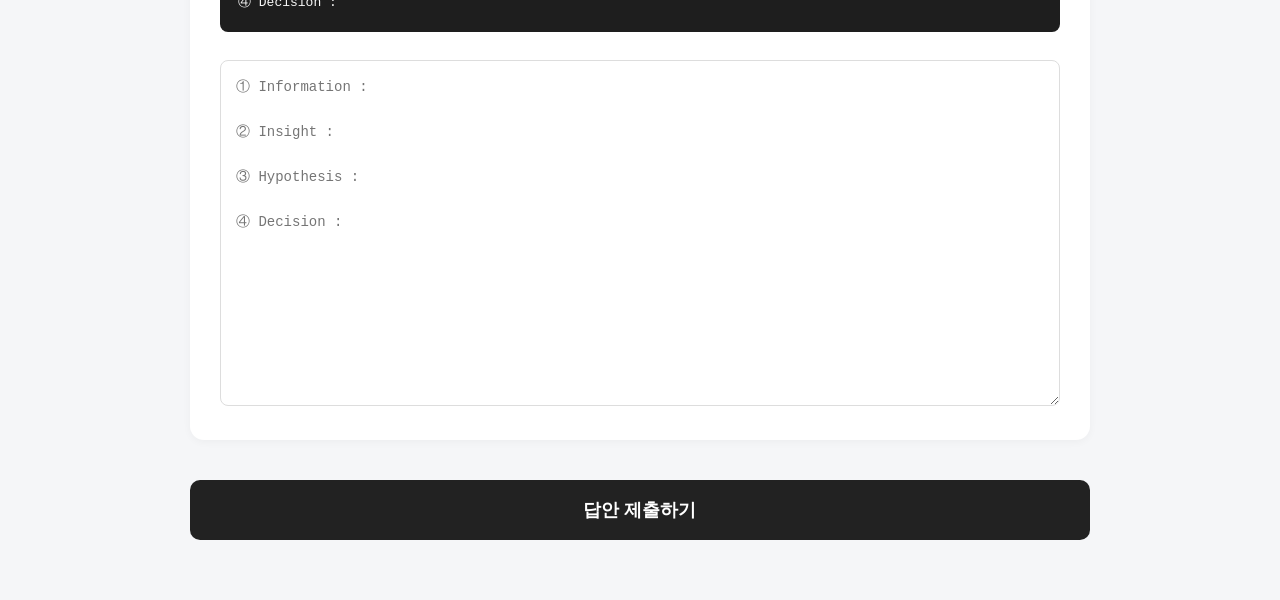
<file: index_260831.html>
<!doctype html>
<html lang="ko">
  <head>
    <meta charset="UTF-8" />

    <meta name="viewport" content="width=device-width, initial-scale=1.0" />

    <title>Marketing Day 1 Mini Test</title>

    <!-- 기존 CSS 재사용 -->
    <link rel="stylesheet" href="style.css" />
  </head>

  <body>
    <div class="container">
      <!-- =====================================
       HEADER
  ====================================== -->

      <header>
        <p class="badge">Marketing Day 1</p>

        <h1>Marketing Day 1 Mini Test</h1>

        <p class="description">
          Data · Information · Insight · Hypothesis · Decision
          <br />
          정량/정성 데이터 · Meta Pixel · D2C
        </p>
      </header>

      <!-- =====================================
       학생 정보
  ====================================== -->

      <section class="student-info">
        <h2>학생 정보</h2>

        <label for="studentName"> 이름 </label>

        <input type="text" id="studentName" placeholder="이름을 입력하세요" />
      </section>

      <!-- =====================================
       시험 안내
  ====================================== -->

      <section class="test-info">
        <h2>시험 안내</h2>

        <p>총 10문항 / 100점</p>

        <p>객관식 5문항 + 주관식 5문항</p>

        <p>권장 풀이시간 : 30~35분</p>

        <p>
          주관식은 정답 문장을 외워서 작성하기보다 오늘 학습한 개념을 바탕으로
          자신의 생각을 작성하세요.
        </p>
      </section>

      <form id="quizForm">
        <!-- =====================================
         QUESTION 01
    ====================================== -->

        <section class="question">
          <div class="question-number">QUESTION 01 · 객관식</div>

          <h2>Data → Decision</h2>

          <p>
            오늘 학습한 마케팅 데이터를 의사결정으로 발전시키는 과정으로 가장
            적절한 것은?
          </p>

          <label class="option">
            <input type="radio" name="q1" value="1" />

            ① Data → Insight → Information → Decision → Hypothesis
          </label>

          <label class="option">
            <input type="radio" name="q1" value="2" />

            ② Data → Information → Insight → Hypothesis → Decision
          </label>

          <label class="option">
            <input type="radio" name="q1" value="3" />

            ③ Information → Data → Hypothesis → Insight → Decision
          </label>

          <label class="option">
            <input type="radio" name="q1" value="4" />

            ④ Data → Hypothesis → Information → Decision → Insight
          </label>
        </section>

        <!-- =====================================
         QUESTION 02
    ====================================== -->

        <section class="question">
          <div class="question-number">QUESTION 02 · 객관식</div>

          <h2>Information과 Insight</h2>

          <p>어떤 D2C 쇼핑몰에서 다음 결과를 확인했습니다.</p>

          <blockquote>
            모바일 방문자의 상품 상세페이지 이탈률이 PC 방문자보다 높다.
          </blockquote>

          <p>이 결과를 바탕으로 마케터가 다음과 같이 판단했습니다.</p>

          <blockquote>
            모바일 상품 상세페이지의 구매 버튼이나 상품정보 전달 방식에 문제가
            있을 가능성이 있다.
          </blockquote>

          <p>두 번째 내용은 다음 중 어디에 가장 가깝습니까?</p>

          <label class="option">
            <input type="radio" name="q2" value="1" />
            ① Data
          </label>

          <label class="option">
            <input type="radio" name="q2" value="2" />
            ② Information
          </label>

          <label class="option">
            <input type="radio" name="q2" value="3" />
            ③ Insight
          </label>

          <label class="option">
            <input type="radio" name="q2" value="4" />
            ④ Decision
          </label>
        </section>

        <!-- =====================================
         QUESTION 03
    ====================================== -->

        <section class="question">
          <div class="question-number">QUESTION 03 · 객관식</div>

          <h2>정량적 데이터와 정성적 데이터</h2>

          <p>
            다음 중
            <strong>정성적 데이터(Qualitative Data)</strong>에 가장 가까운 것은?
          </p>

          <label class="option">
            <input type="radio" name="q3" value="1" />
            ① 광고 클릭 수 3,520회
          </label>

          <label class="option">
            <input type="radio" name="q3" value="2" />
            ② 구매 전환율 3.2%
          </label>

          <label class="option">
            <input type="radio" name="q3" value="3" />

            ③ 고객 인터뷰에서 "배송비 때문에 구매를 망설였다"는 의견
          </label>

          <label class="option">
            <input type="radio" name="q3" value="4" />
            ④ 일평균 사이트 방문자 15,000명
          </label>
        </section>

        <!-- =====================================
         QUESTION 04
    ====================================== -->

        <section class="question">
          <div class="question-number">QUESTION 04 · 객관식</div>

          <h2>Meta Pixel</h2>

          <p>
            D2C 쇼핑몰에
            <strong>Meta Pixel</strong>을 설치하는 가장 중요한 목적은
            무엇입니까?
          </p>

          <label class="option">
            <input type="radio" name="q4" value="1" />

            ① 웹사이트 디자인을 자동으로 변경하기 위해
          </label>

          <label class="option">
            <input type="radio" name="q4" value="2" />

            ② 웹사이트 방문자의 행동 및 전환 이벤트를 측정하고 광고 최적화에
            활용하기 위해
          </label>

          <label class="option">
            <input type="radio" name="q4" value="3" />

            ③ Instagram 팔로워를 자동으로 증가시키기 위해
          </label>

          <label class="option">
            <input type="radio" name="q4" value="4" />

            ④ 상품 이미지를 Meta 광고 크기에 맞게 자동 변환하기 위해
          </label>
        </section>

        <!-- =====================================
         QUESTION 05
    ====================================== -->

        <section class="question">
          <div class="question-number">QUESTION 05 · 객관식</div>

          <h2>Pixel Event</h2>

          <p>쇼핑몰 방문자가 다음과 같이 행동했습니다.</p>

          <pre><code>광고 클릭
    ↓
상품 상세페이지 방문
    ↓
장바구니 추가
    ↓
결제
    ↓
구매 완료</code></pre>

          <p>
            Meta Pixel을 통해 이러한 행동을 이벤트로 수집하는 가장 중요한
            이유는?
          </p>

          <label class="option">
            <input type="radio" name="q5" value="1" />

            ① 모든 방문자의 이름과 전화번호를 알아내기 위해
          </label>

          <label class="option">
            <input type="radio" name="q5" value="2" />

            ② 어떤 행동이 실제 구매 전환으로 이어지는지 측정하고 광고 성과 및
            최적화에 활용하기 위해
          </label>

          <label class="option">
            <input type="radio" name="q5" value="3" />

            ③ 웹사이트 서버를 빠르게 만들기 위해
          </label>

          <label class="option">
            <input type="radio" name="q5" value="4" />

            ④ 경쟁사의 광고비를 알아내기 위해
          </label>
        </section>

        <!-- =====================================
         QUESTION 06
    ====================================== -->

        <section class="question">
          <div class="question-number">QUESTION 06 · 주관식</div>

          <h2>Data → Information → Insight</h2>

          <p>한 D2C 화장품 쇼핑몰에서 다음 데이터를 확인했습니다.</p>

          <pre><code>상품 상세페이지 방문자 : 10,000명

장바구니 추가 : 2,000명

구매 완료 : 400명</code></pre>

          <p>위 데이터를 바탕으로 다음 두 가지를 작성하세요.</p>

          <p>
            <strong>① Information</strong><br />
            숫자에서 객관적으로 확인할 수 있는 사실을 1개 작성하세요.
          </p>

          <p>
            <strong>② Insight</strong><br />
            해당 Information을 바탕으로 마케터가 생각해볼 수 있는 의미 또는
            문제점을 1개 작성하세요.
          </p>

          <textarea
            name="q6"
            rows="10"
            placeholder="① Information :

② Insight :"
          ></textarea>
        </section>

        <!-- =====================================
         QUESTION 07
    ====================================== -->

        <section class="question">
          <div class="question-number">QUESTION 07 · 주관식</div>

          <h2>Insight → Hypothesis</h2>

          <p>
            6번에서 발견한 Insight를 기반으로
            <strong>검증 가능한 마케팅 가설(Hypothesis)</strong>
            하나를 작성하세요.
          </p>

          <p>다음 형식을 참고할 수 있습니다.</p>

          <blockquote>
            만약 ____________ 한다면, ____________ 때문에 ____________ 지표가
            개선될 것이다.
          </blockquote>

          <textarea
            name="q7"
            rows="8"
            placeholder="마케팅 가설을 작성하세요."
          ></textarea>
        </section>

        <!-- =====================================
         QUESTION 08
    ====================================== -->

        <section class="question">
          <div class="question-number">QUESTION 08 · 주관식</div>

          <h2>정량 + 정성 데이터</h2>

          <p>어떤 쇼핑몰의 장바구니 이탈률이 매우 높다는 것을 발견했습니다.</p>

          <p>이를 분석하기 위해 필요한 데이터를 각각 하나씩 제안하세요.</p>

          <pre><code>① 정량적 데이터(Quantitative Data):

② 정성적 데이터(Qualitative Data):</code></pre>

          <p>그리고 왜 두 데이터를 함께 확인해야 하는지도 간단히 설명하세요.</p>

          <textarea
            name="q8"
            rows="10"
            placeholder="① 정량적 데이터 :

② 정성적 데이터 :

③ 두 데이터를 함께 확인해야 하는 이유 :"
          ></textarea>
        </section>

        <!-- =====================================
         QUESTION 09
    ====================================== -->

        <section class="question">
          <div class="question-number">QUESTION 09 · 주관식</div>

          <h2>Meta Pixel 실무 적용</h2>

          <p>다음과 같은 D2C 쇼핑몰이 있습니다.</p>

          <pre><code>Meta 광고
    ↓
D2C 쇼핑몰
    ↓
상품 상세페이지
    ↓
장바구니
    ↓
구매</code></pre>

          <p>
            만약 이 쇼핑몰에
            <strong>Meta Pixel이 전혀 설치되어 있지 않다면</strong>, 광고 운영
            및 분석 측면에서 발생할 수 있는 문제를
            <strong>2가지 이상</strong> 작성하세요.
          </p>

          <textarea
            name="q9"
            rows="10"
            placeholder="Meta Pixel이 없을 때 발생할 수 있는 문제를 2가지 이상 작성하세요."
          ></textarea>
        </section>

        <!-- =====================================
         QUESTION 10
    ====================================== -->

        <section class="question">
          <div class="question-number">QUESTION 10 · 종합 주관식</div>

          <h2>마케터의 Decision</h2>

          <p>Meta 광고를 통해 D2C 쇼핑몰로 고객을 유입시키고 있습니다.</p>

          <p>Pixel 데이터를 분석했더니:</p>

          <pre><code>광고 클릭 : 많음

상품 상세페이지 방문 : 많음

장바구니 추가 : 많음

구매 완료 : 매우 적음</code></pre>

          <p>
            추가로 고객 인터뷰를 진행했더니 다음 의견이 반복적으로
            발견되었습니다.
          </p>

          <blockquote>
            "결제 단계에서 배송비가 추가되는 것을 보고 구매를 포기했어요."
          </blockquote>

          <p>위 상황을 바탕으로 다음 4가지를 작성하세요.</p>

          <pre><code>① Information :

② Insight :

③ Hypothesis :

④ Decision :</code></pre>

          <textarea
            name="q10"
            rows="14"
            placeholder="① Information :

② Insight :

③ Hypothesis :

④ Decision :"
          ></textarea>
        </section>

        <!-- =====================================
         제출
    ====================================== -->

        <button type="button" id="submitBtn" class="submit-btn">
          답안 제출하기
        </button>
      </form>

      <!-- 결과 -->
      <div id="result" class="result hidden"></div>
    </div>

    <script src="script_260831.js"></script>
  </body>
</html>
</file>
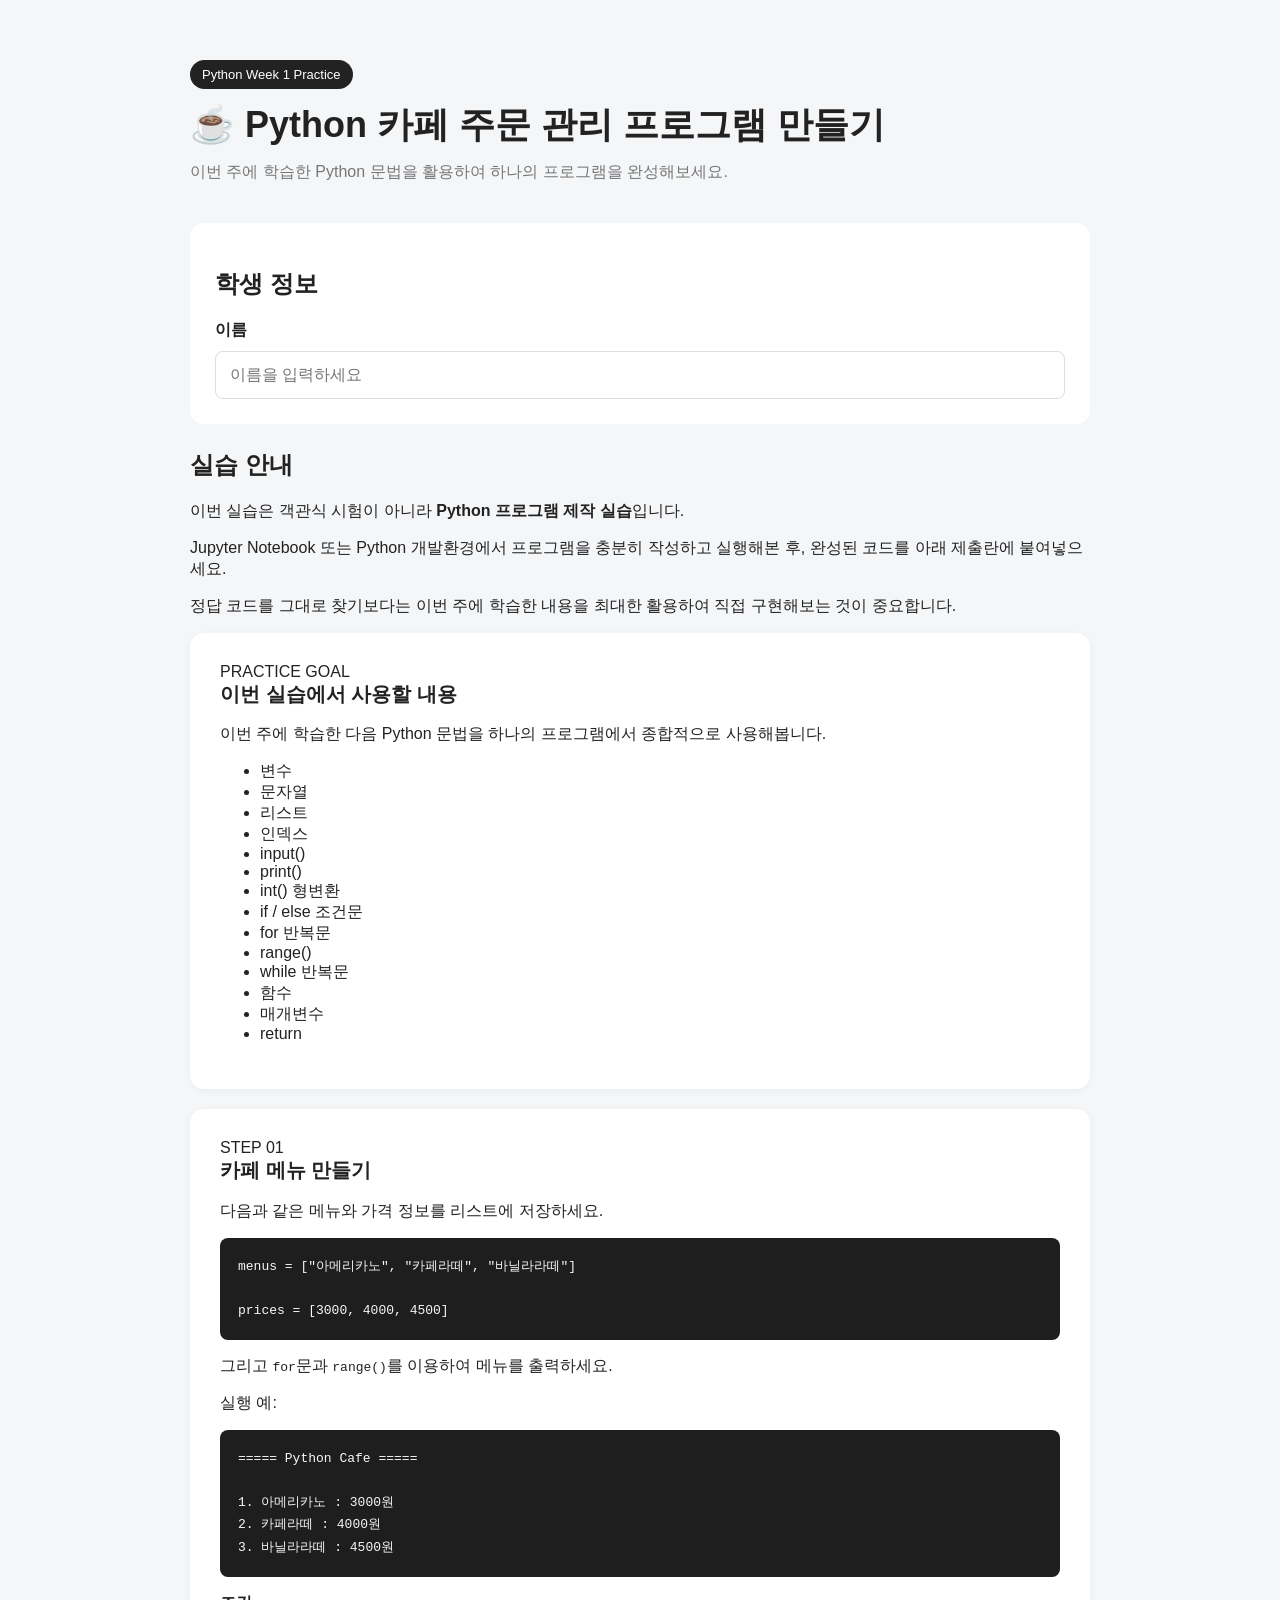
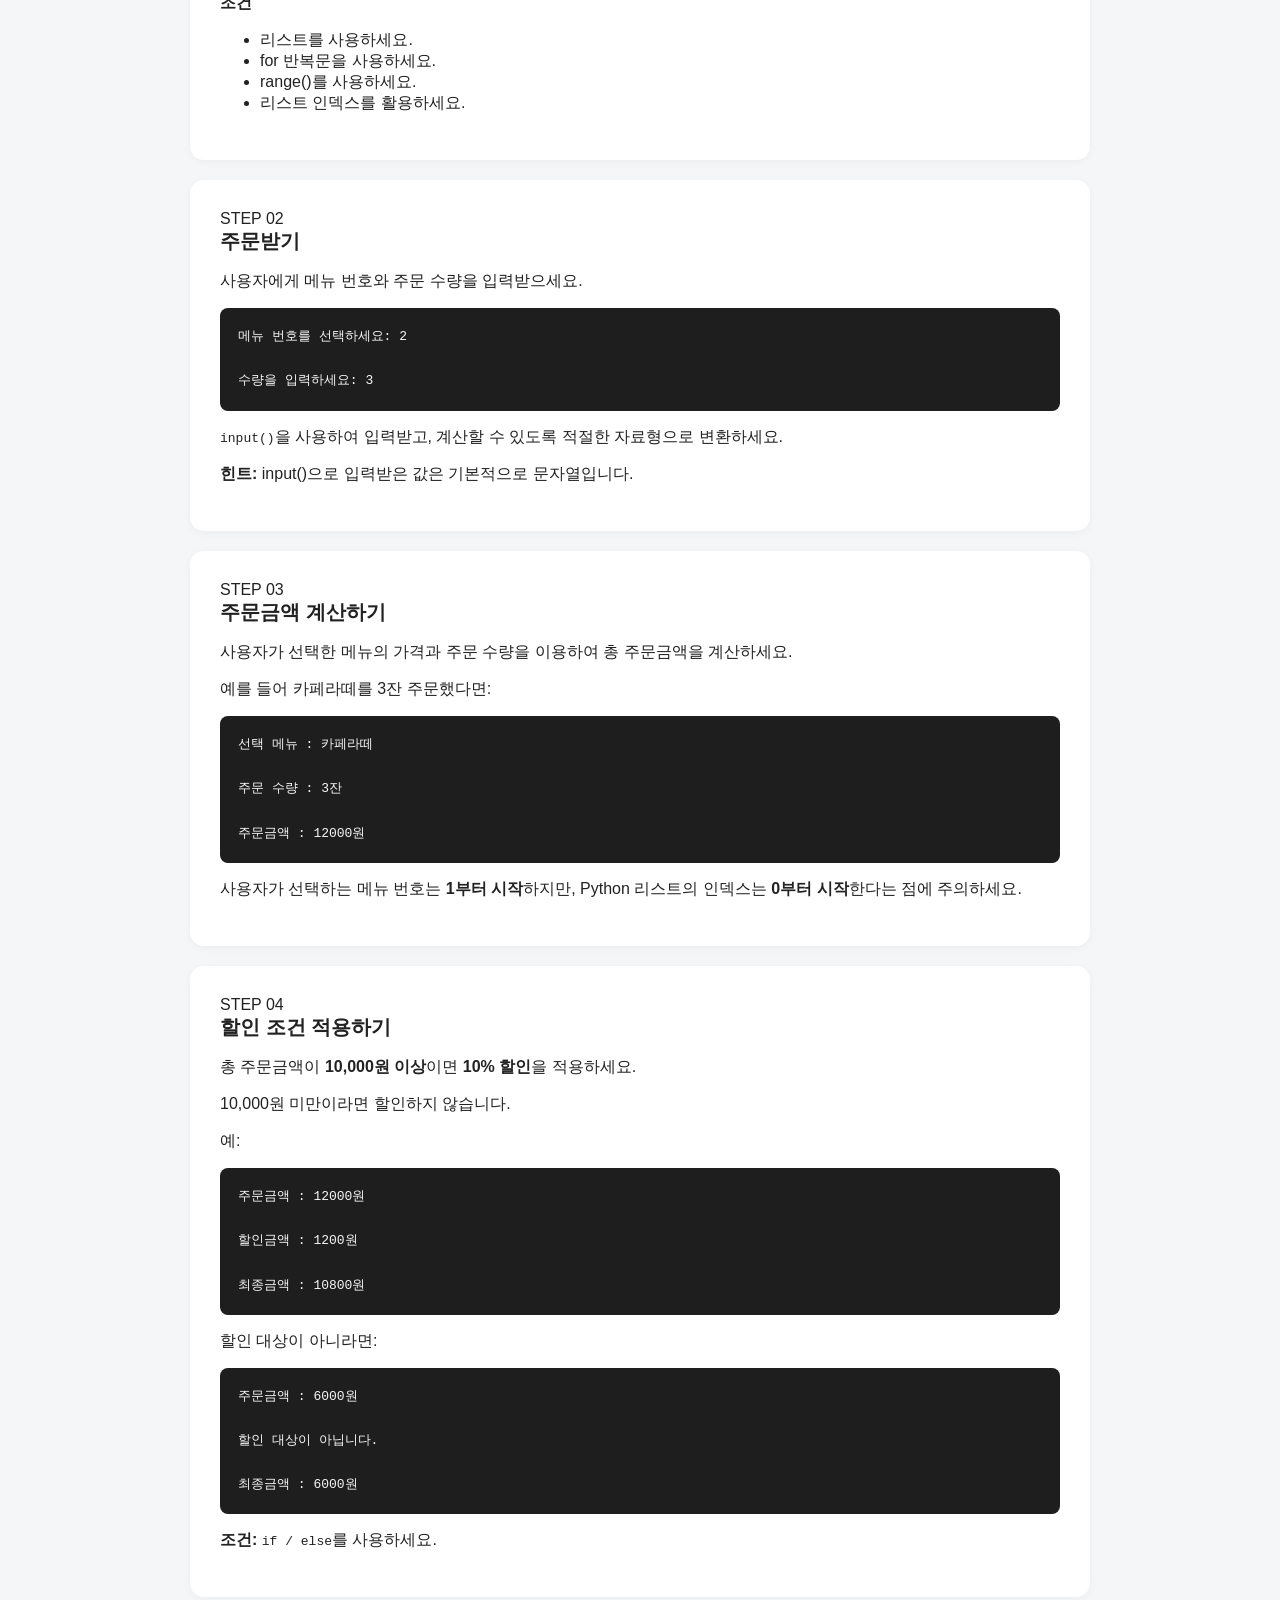
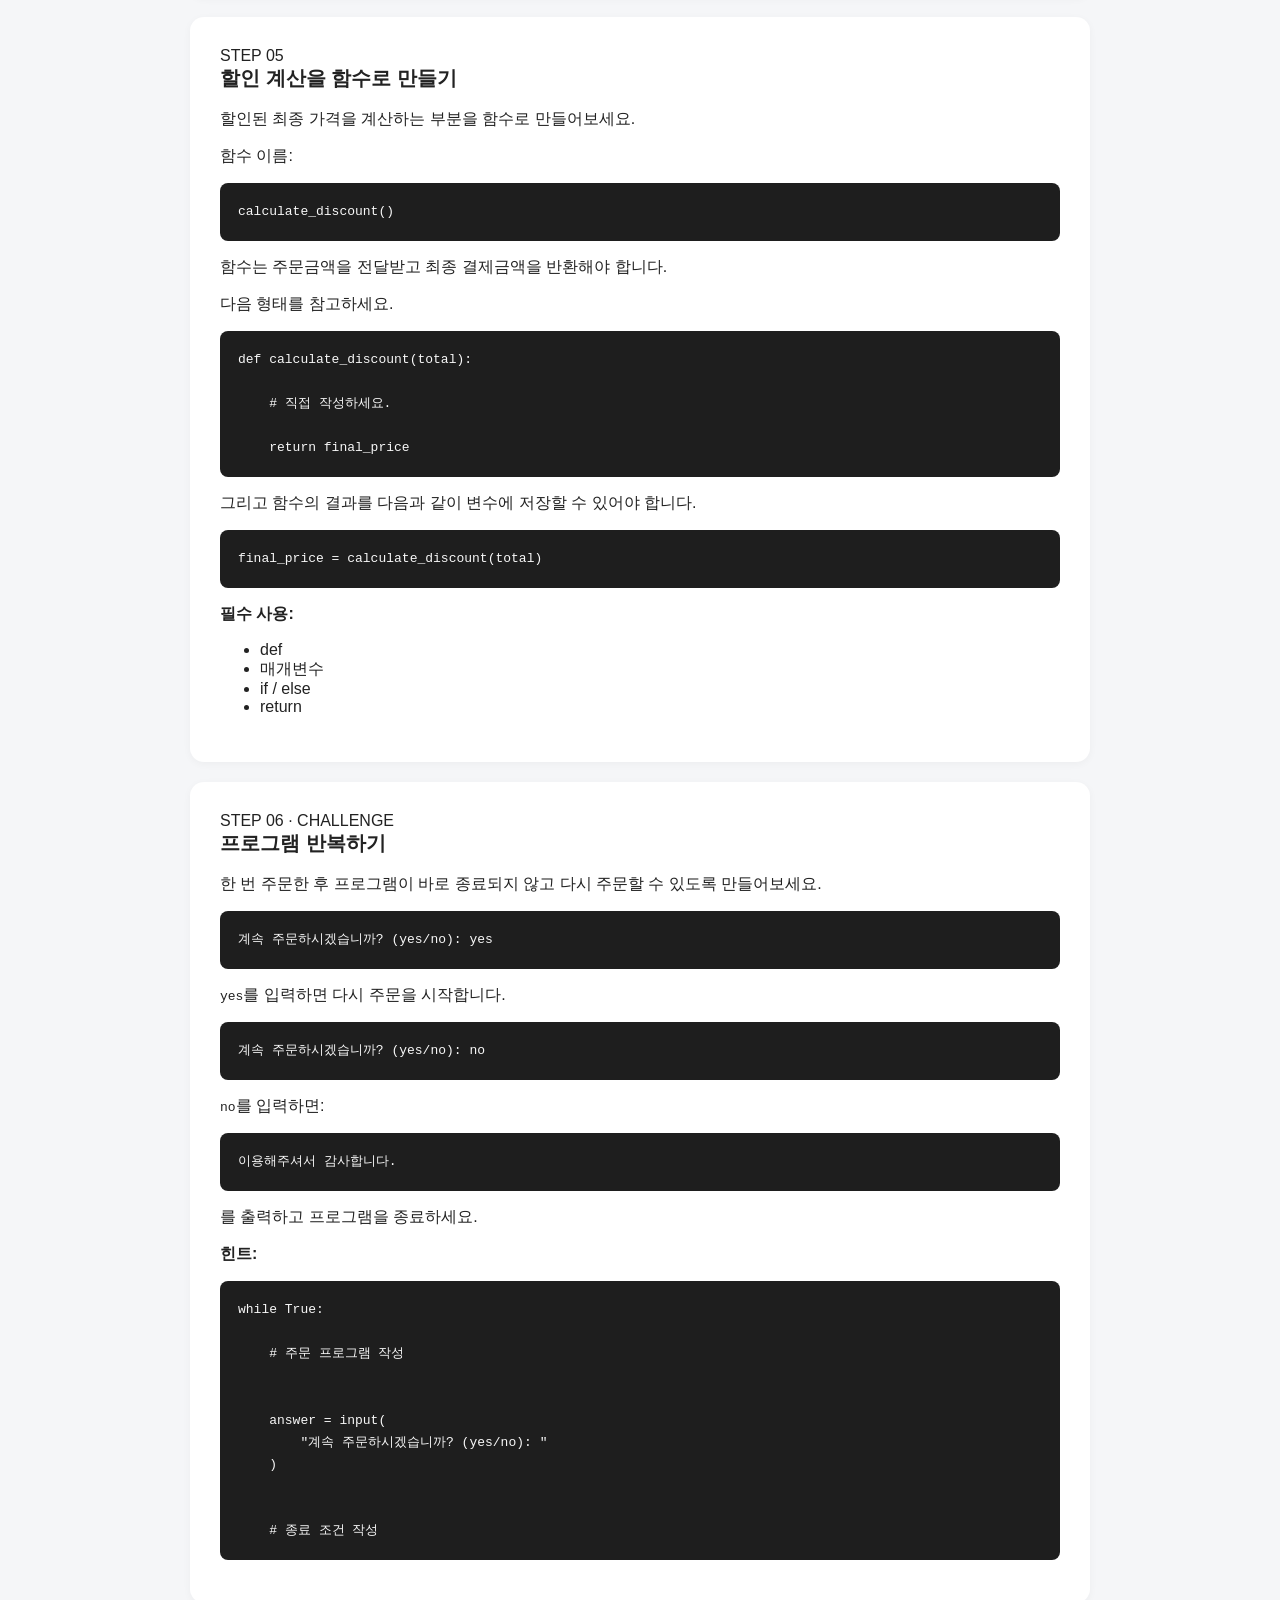
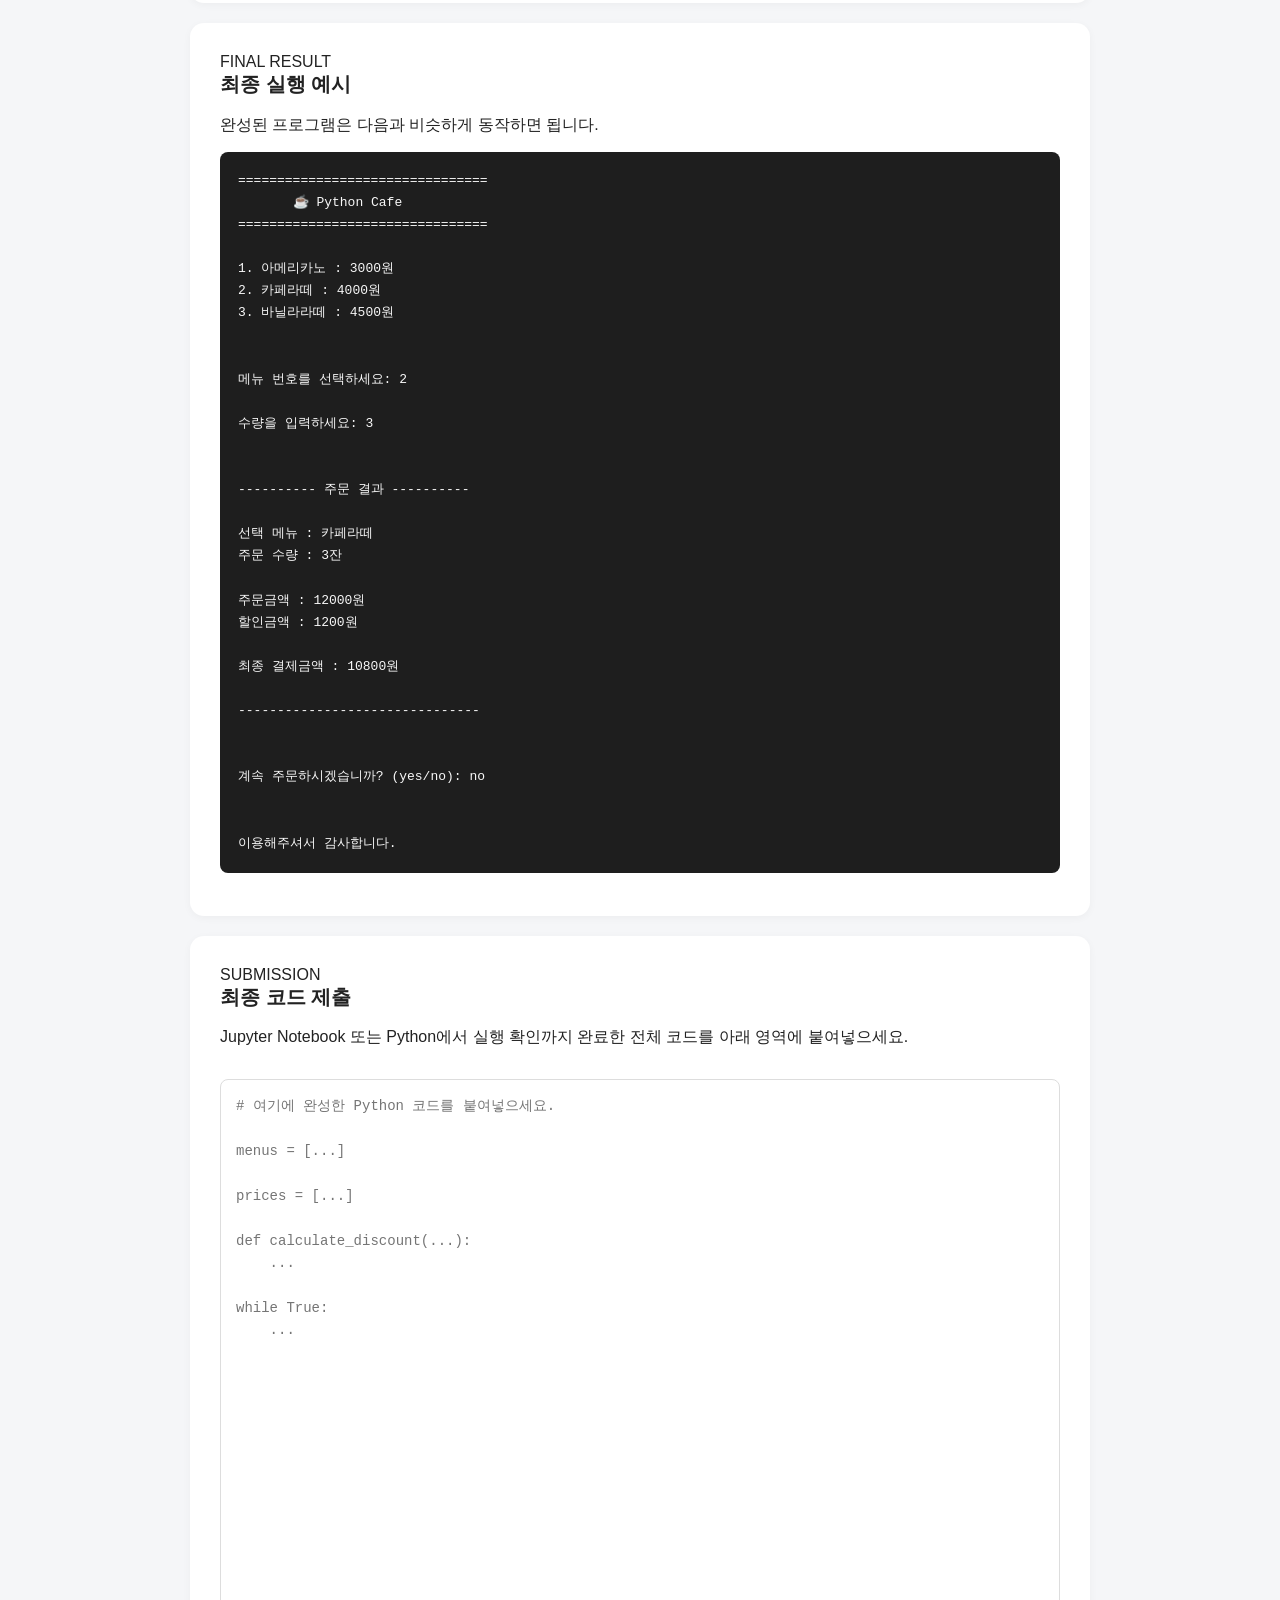
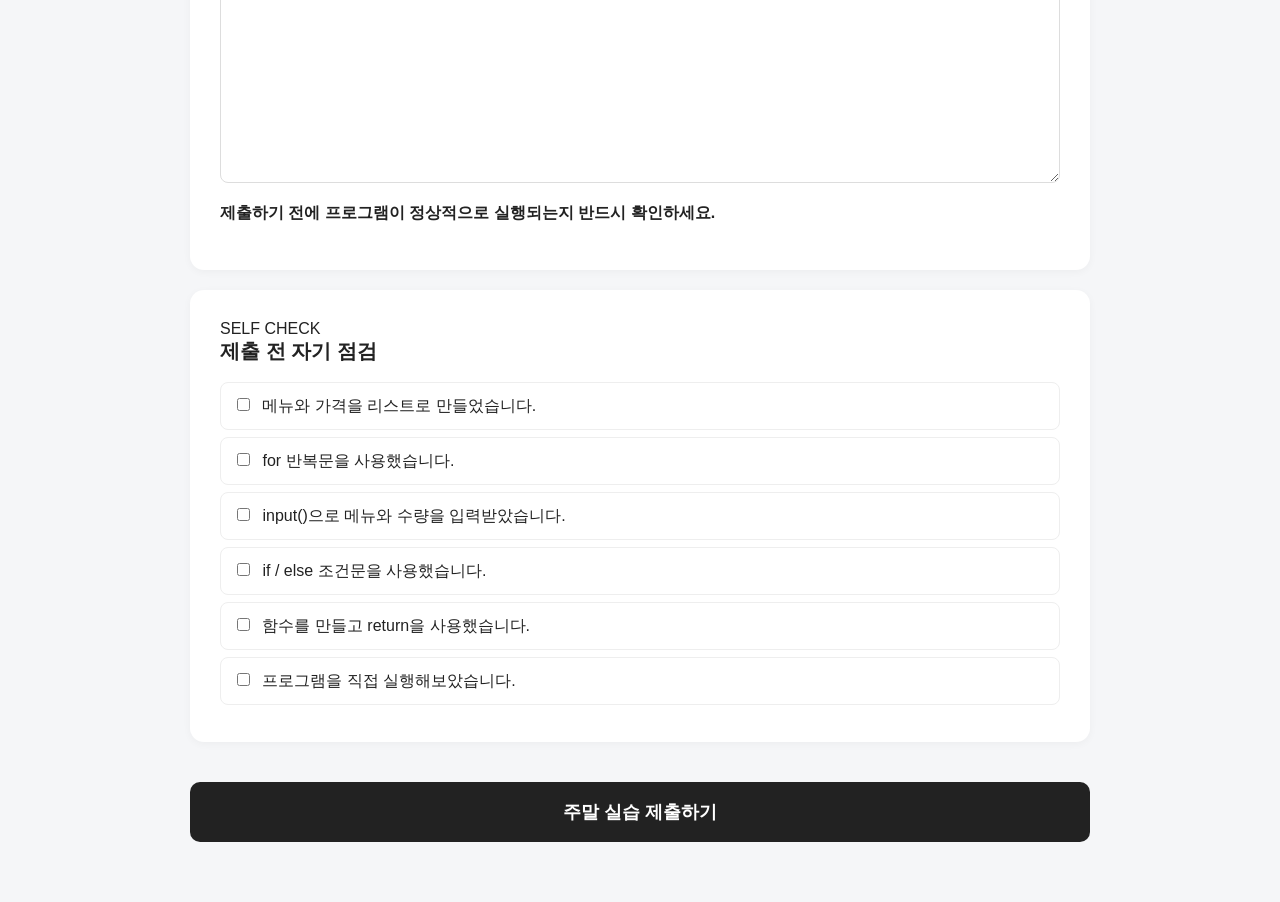
<file: weekend_260829.html>
<!doctype html>
<html lang="ko">
  <head>
    <meta charset="UTF-8" />

    <meta name="viewport" content="width=device-width, initial-scale=1.0" />

    <title>Python Week 1 Practice</title>

    <!-- 기존 CSS 재사용 -->
    <link rel="stylesheet" href="style.css" />
  </head>

  <body>
    <div class="container">
      <!-- =====================================
       HEADER
  ====================================== -->

      <header>
        <p class="badge">Python Week 1 Practice</p>

        <h1>☕ Python 카페 주문 관리 프로그램 만들기</h1>

        <p class="description">
          이번 주에 학습한 Python 문법을 활용하여 하나의 프로그램을
          완성해보세요.
        </p>
      </header>

      <!-- =====================================
       학생 정보
  ====================================== -->

      <section class="student-info">
        <h2>학생 정보</h2>

        <label for="studentName"> 이름 </label>

        <input type="text" id="studentName" placeholder="이름을 입력하세요" />
      </section>

      <!-- =====================================
       실습 안내
  ====================================== -->

      <section class="test-info">
        <h2>실습 안내</h2>

        <p>
          이번 실습은 객관식 시험이 아니라
          <strong>Python 프로그램 제작 실습</strong>입니다.
        </p>

        <p>
          Jupyter Notebook 또는 Python 개발환경에서 프로그램을 충분히 작성하고
          실행해본 후, 완성된 코드를 아래 제출란에 붙여넣으세요.
        </p>

        <p>
          정답 코드를 그대로 찾기보다는 이번 주에 학습한 내용을 최대한 활용하여
          직접 구현해보는 것이 중요합니다.
        </p>
      </section>

      <!-- =====================================
       학습 목표
  ====================================== -->

      <section class="question">
        <div class="question-number">PRACTICE GOAL</div>

        <h2>이번 실습에서 사용할 내용</h2>

        <p>
          이번 주에 학습한 다음 Python 문법을 하나의 프로그램에서 종합적으로
          사용해봅니다.
        </p>

        <ul>
          <li>변수</li>

          <li>문자열</li>

          <li>리스트</li>

          <li>인덱스</li>

          <li>input()</li>

          <li>print()</li>

          <li>int() 형변환</li>

          <li>if / else 조건문</li>

          <li>for 반복문</li>

          <li>range()</li>

          <li>while 반복문</li>

          <li>함수</li>

          <li>매개변수</li>

          <li>return</li>
        </ul>
      </section>

      <!-- =====================================
       STEP 01
  ====================================== -->

      <section class="question">
        <div class="question-number">STEP 01</div>

        <h2>카페 메뉴 만들기</h2>

        <p>다음과 같은 메뉴와 가격 정보를 리스트에 저장하세요.</p>

        <pre><code>menus = ["아메리카노", "카페라떼", "바닐라라떼"]

prices = [3000, 4000, 4500]</code></pre>

        <p>
          그리고 <code>for</code>문과 <code>range()</code>를 이용하여 메뉴를
          출력하세요.
        </p>

        <p>실행 예:</p>

        <pre><code>===== Python Cafe =====

1. 아메리카노 : 3000원
2. 카페라떼 : 4000원
3. 바닐라라떼 : 4500원</code></pre>

        <p>
          <strong>조건</strong>
        </p>

        <ul>
          <li>리스트를 사용하세요.</li>

          <li>for 반복문을 사용하세요.</li>

          <li>range()를 사용하세요.</li>

          <li>리스트 인덱스를 활용하세요.</li>
        </ul>
      </section>

      <!-- =====================================
       STEP 02
  ====================================== -->

      <section class="question">
        <div class="question-number">STEP 02</div>

        <h2>주문받기</h2>

        <p>사용자에게 메뉴 번호와 주문 수량을 입력받으세요.</p>

        <pre><code>메뉴 번호를 선택하세요: 2

수량을 입력하세요: 3</code></pre>

        <p>
          <code>input()</code>을 사용하여 입력받고, 계산할 수 있도록 적절한
          자료형으로 변환하세요.
        </p>

        <p>
          <strong>힌트:</strong>
          input()으로 입력받은 값은 기본적으로 문자열입니다.
        </p>
      </section>

      <!-- =====================================
       STEP 03
  ====================================== -->

      <section class="question">
        <div class="question-number">STEP 03</div>

        <h2>주문금액 계산하기</h2>

        <p>
          사용자가 선택한 메뉴의 가격과 주문 수량을 이용하여 총 주문금액을
          계산하세요.
        </p>

        <p>예를 들어 카페라떼를 3잔 주문했다면:</p>

        <pre><code>선택 메뉴 : 카페라떼

주문 수량 : 3잔

주문금액 : 12000원</code></pre>

        <p>
          사용자가 선택하는 메뉴 번호는
          <strong>1부터 시작</strong>하지만, Python 리스트의 인덱스는
          <strong>0부터 시작</strong>한다는 점에 주의하세요.
        </p>
      </section>

      <!-- =====================================
       STEP 04
  ====================================== -->

      <section class="question">
        <div class="question-number">STEP 04</div>

        <h2>할인 조건 적용하기</h2>

        <p>
          총 주문금액이
          <strong>10,000원 이상</strong>이면 <strong>10% 할인</strong>을
          적용하세요.
        </p>

        <p>10,000원 미만이라면 할인하지 않습니다.</p>

        <p>예:</p>

        <pre><code>주문금액 : 12000원

할인금액 : 1200원

최종금액 : 10800원</code></pre>

        <p>할인 대상이 아니라면:</p>

        <pre><code>주문금액 : 6000원

할인 대상이 아닙니다.

최종금액 : 6000원</code></pre>

        <p>
          <strong>조건:</strong>
          <code>if / else</code>를 사용하세요.
        </p>
      </section>

      <!-- =====================================
       STEP 05
  ====================================== -->

      <section class="question">
        <div class="question-number">STEP 05</div>

        <h2>할인 계산을 함수로 만들기</h2>

        <p>할인된 최종 가격을 계산하는 부분을 함수로 만들어보세요.</p>

        <p>함수 이름:</p>

        <pre><code>calculate_discount()</code></pre>

        <p>함수는 주문금액을 전달받고 최종 결제금액을 반환해야 합니다.</p>

        <p>다음 형태를 참고하세요.</p>

        <pre><code>def calculate_discount(total):

    # 직접 작성하세요.

    return final_price</code></pre>

        <p>그리고 함수의 결과를 다음과 같이 변수에 저장할 수 있어야 합니다.</p>

        <pre><code>final_price = calculate_discount(total)</code></pre>

        <p>
          <strong>필수 사용:</strong>
        </p>

        <ul>
          <li>def</li>

          <li>매개변수</li>

          <li>if / else</li>

          <li>return</li>
        </ul>
      </section>

      <!-- =====================================
       STEP 06
  ====================================== -->

      <section class="question">
        <div class="question-number">STEP 06 · CHALLENGE</div>

        <h2>프로그램 반복하기</h2>

        <p>
          한 번 주문한 후 프로그램이 바로 종료되지 않고 다시 주문할 수 있도록
          만들어보세요.
        </p>

        <pre><code>계속 주문하시겠습니까? (yes/no): yes</code></pre>

        <p><code>yes</code>를 입력하면 다시 주문을 시작합니다.</p>

        <pre><code>계속 주문하시겠습니까? (yes/no): no</code></pre>

        <p><code>no</code>를 입력하면:</p>

        <pre><code>이용해주셔서 감사합니다.</code></pre>

        <p>를 출력하고 프로그램을 종료하세요.</p>

        <p>
          <strong>힌트:</strong>
        </p>

        <pre><code>while True:

    # 주문 프로그램 작성


    answer = input(
        "계속 주문하시겠습니까? (yes/no): "
    )


    # 종료 조건 작성</code></pre>
      </section>

      <!-- =====================================
       최종 실행 예시
  ====================================== -->

      <section class="question">
        <div class="question-number">FINAL RESULT</div>

        <h2>최종 실행 예시</h2>

        <p>완성된 프로그램은 다음과 비슷하게 동작하면 됩니다.</p>

        <pre><code>================================
       ☕ Python Cafe
================================

1. 아메리카노 : 3000원
2. 카페라떼 : 4000원
3. 바닐라라떼 : 4500원


메뉴 번호를 선택하세요: 2

수량을 입력하세요: 3


---------- 주문 결과 ----------

선택 메뉴 : 카페라떼
주문 수량 : 3잔

주문금액 : 12000원
할인금액 : 1200원

최종 결제금액 : 10800원

-------------------------------


계속 주문하시겠습니까? (yes/no): no


이용해주셔서 감사합니다.</code></pre>
      </section>

      <!-- =====================================
       제출 영역
  ====================================== -->

      <section class="question">
        <div class="question-number">SUBMISSION</div>

        <h2>최종 코드 제출</h2>

        <p>
          Jupyter Notebook 또는 Python에서 실행 확인까지 완료한 전체 코드를 아래
          영역에 붙여넣으세요.
        </p>

        <textarea
          id="practiceCode"
          rows="30"
          placeholder="# 여기에 완성한 Python 코드를 붙여넣으세요.

menus = [...]

prices = [...]

def calculate_discount(...):
    ...

while True:
    ..."
        ></textarea>

        <p>
          <strong>
            제출하기 전에 프로그램이 정상적으로 실행되는지 반드시 확인하세요.
          </strong>
        </p>
      </section>

      <!-- =====================================
       자기 점검
  ====================================== -->

      <section class="question">
        <div class="question-number">SELF CHECK</div>

        <h2>제출 전 자기 점검</h2>

        <label class="option">
          <input type="checkbox" id="check1" />

          메뉴와 가격을 리스트로 만들었습니다.
        </label>

        <label class="option">
          <input type="checkbox" id="check2" />

          for 반복문을 사용했습니다.
        </label>

        <label class="option">
          <input type="checkbox" id="check3" />

          input()으로 메뉴와 수량을 입력받았습니다.
        </label>

        <label class="option">
          <input type="checkbox" id="check4" />

          if / else 조건문을 사용했습니다.
        </label>

        <label class="option">
          <input type="checkbox" id="check5" />

          함수를 만들고 return을 사용했습니다.
        </label>

        <label class="option">
          <input type="checkbox" id="check6" />

          프로그램을 직접 실행해보았습니다.
        </label>
      </section>

      <!-- =====================================
       제출 버튼
  ====================================== -->

      <button type="button" id="submitBtn" class="submit-btn">
        주말 실습 제출하기
      </button>

      <!-- =====================================
       제출 결과
  ====================================== -->

      <div id="result" class="result hidden"></div>
    </div>

    <script src="script_260829.js"></script>
  </body>
</html>
</file>
<file: style.css>
* {
  box-sizing: border-box;
}

body {
  margin: 0;
  background: #f5f6f8;
  color: #222;
  font-family:
    Pretendard,
    -apple-system,
    BlinkMacSystemFont,
    "Segoe UI",
    sans-serif;
}

.container {
  width: min(900px, 92%);
  margin: 60px auto;
}

/* Header */

header {
  margin-bottom: 40px;
}

.badge {
  display: inline-block;

  margin: 0 0 12px;
  padding: 7px 12px;

  background: #222;
  color: white;

  border-radius: 20px;

  font-size: 13px;
}

h1 {
  margin: 0;

  font-size: 36px;
}

.description {
  margin-top: 12px;

  color: #777;
}

/* 학생 정보 */

.student-info {
  padding: 25px;
  margin-bottom: 25px;

  background: white;

  border-radius: 14px;
}

.student-info label {
  display: block;

  margin-bottom: 10px;

  font-weight: 700;
}

.student-info input {
  width: 100%;

  padding: 14px;

  border: 1px solid #ddd;
  border-radius: 8px;

  font-size: 16px;
}

/* 문제 */

.question {
  margin-bottom: 20px;
  padding: 30px;

  background: white;

  border-radius: 14px;

  box-shadow: 0 2px 8px rgba(0, 0, 0, 0.04);
}

.question h2 {
  margin-top: 0;

  font-size: 20px;
}

.question label {
  display: block;

  padding: 12px;
  margin: 7px 0;

  border: 1px solid #eee;
  border-radius: 8px;

  cursor: pointer;
}

.question label:hover {
  background: #f8f8f8;
}

.question input {
  margin-right: 8px;
}

/* 코드 */

pre {
  padding: 18px;

  overflow-x: auto;

  background: #1e1e1e;
  color: #f8f8f8;

  border-radius: 8px;

  line-height: 1.7;
}

/* 주관식 */

textarea {
  width: 100%;
  min-height: 130px;

  margin-top: 15px;
  padding: 15px;

  resize: vertical;

  border: 1px solid #ddd;
  border-radius: 8px;

  font-family: Consolas, monospace;
  font-size: 14px;
  line-height: 1.6;
}

/* 버튼 */

#submitBtn {
  width: 100%;

  margin-top: 20px;
  padding: 18px;

  border: 0;
  border-radius: 10px;

  background: #222;
  color: white;

  font-size: 18px;
  font-weight: 700;

  cursor: pointer;
}

#submitBtn:hover {
  background: #444;
}

/* 결과 */

.result {
  margin-top: 30px;
  padding: 30px;

  background: white;

  border-radius: 14px;
}

.hidden {
  display: none;
}
</file>
